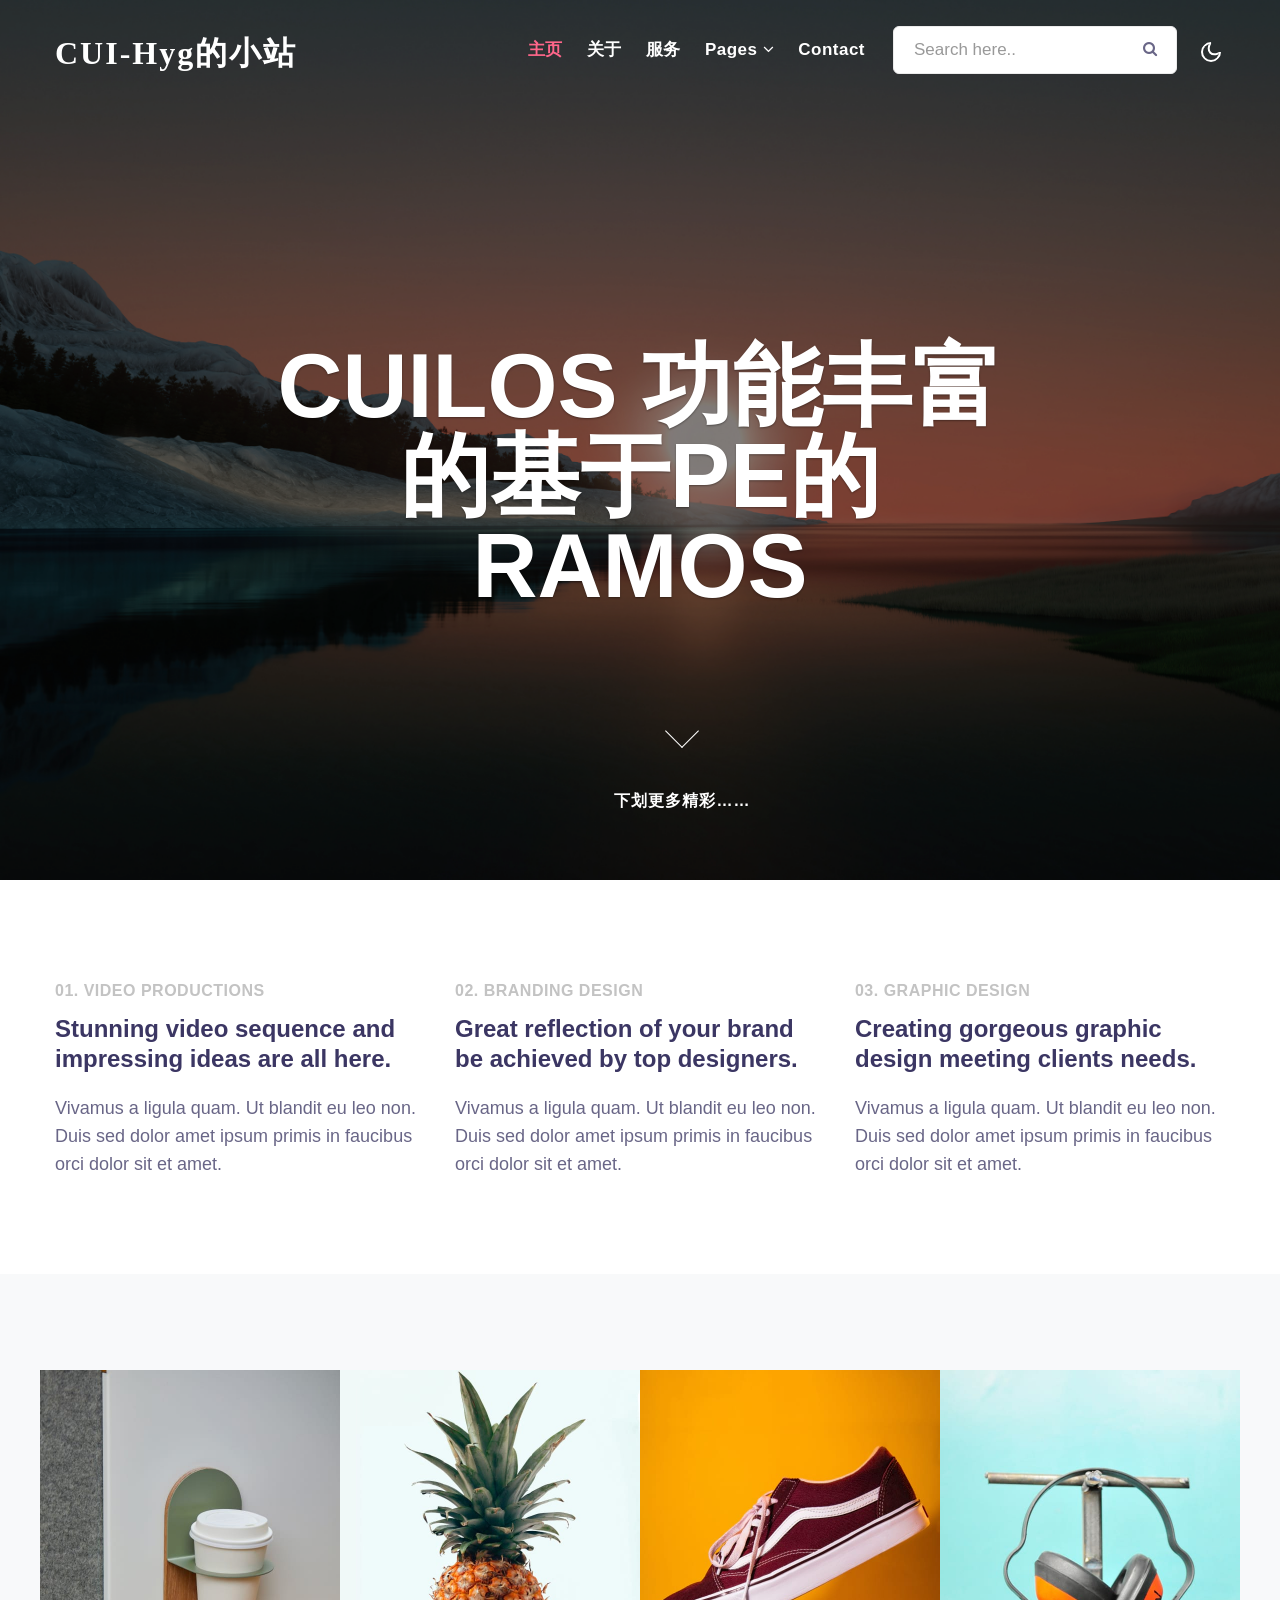
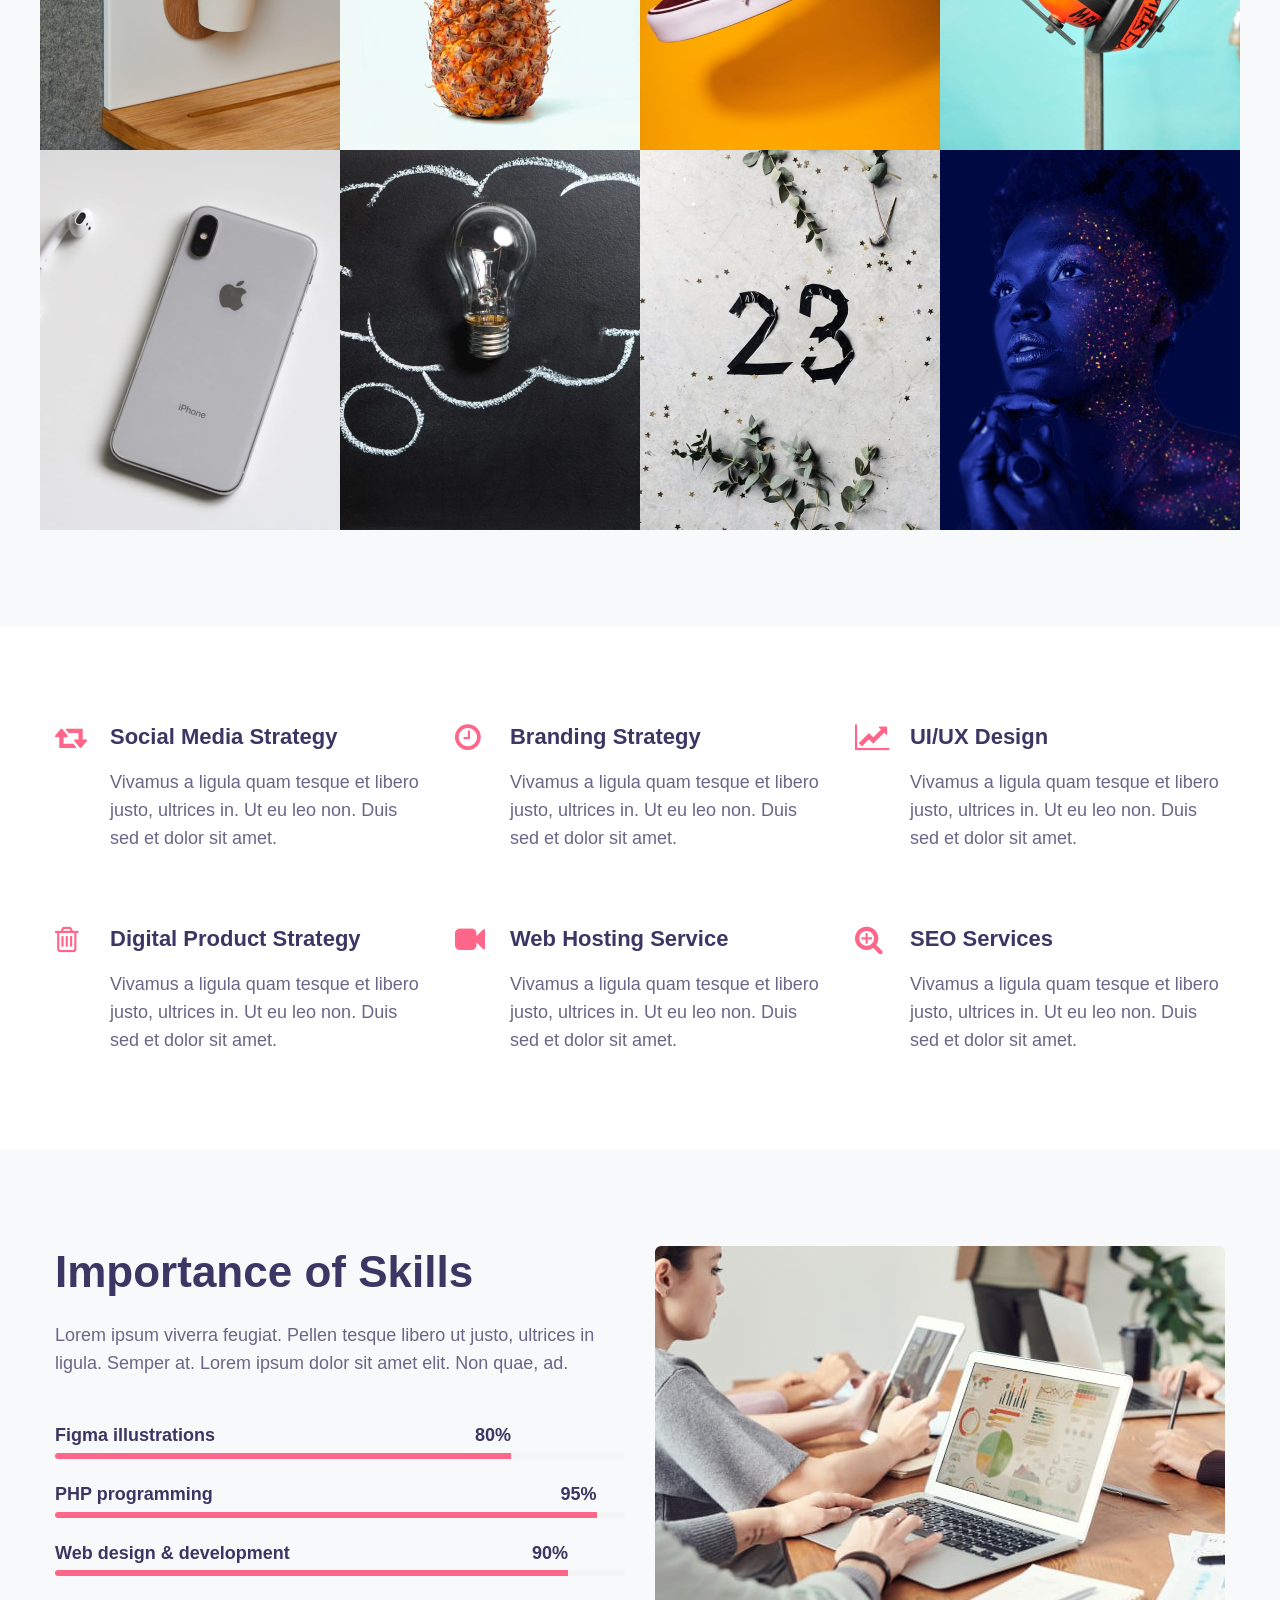
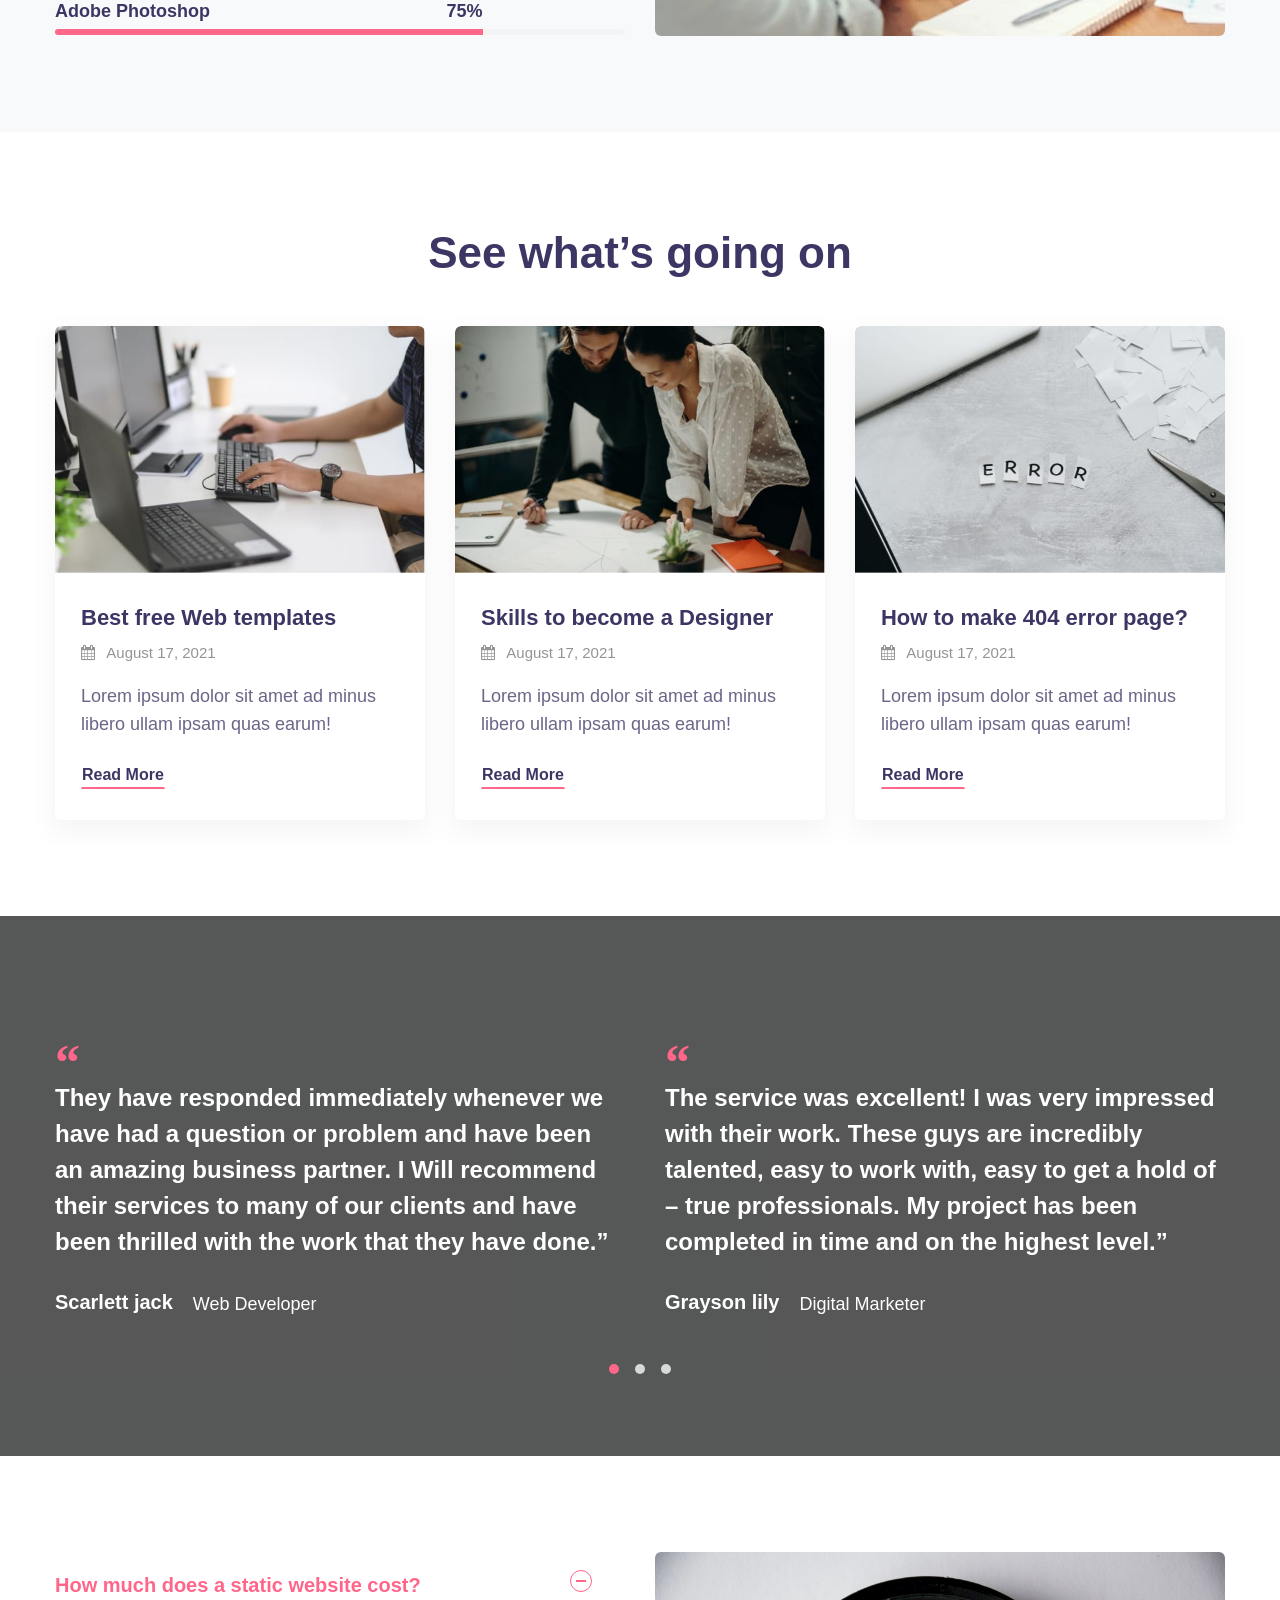
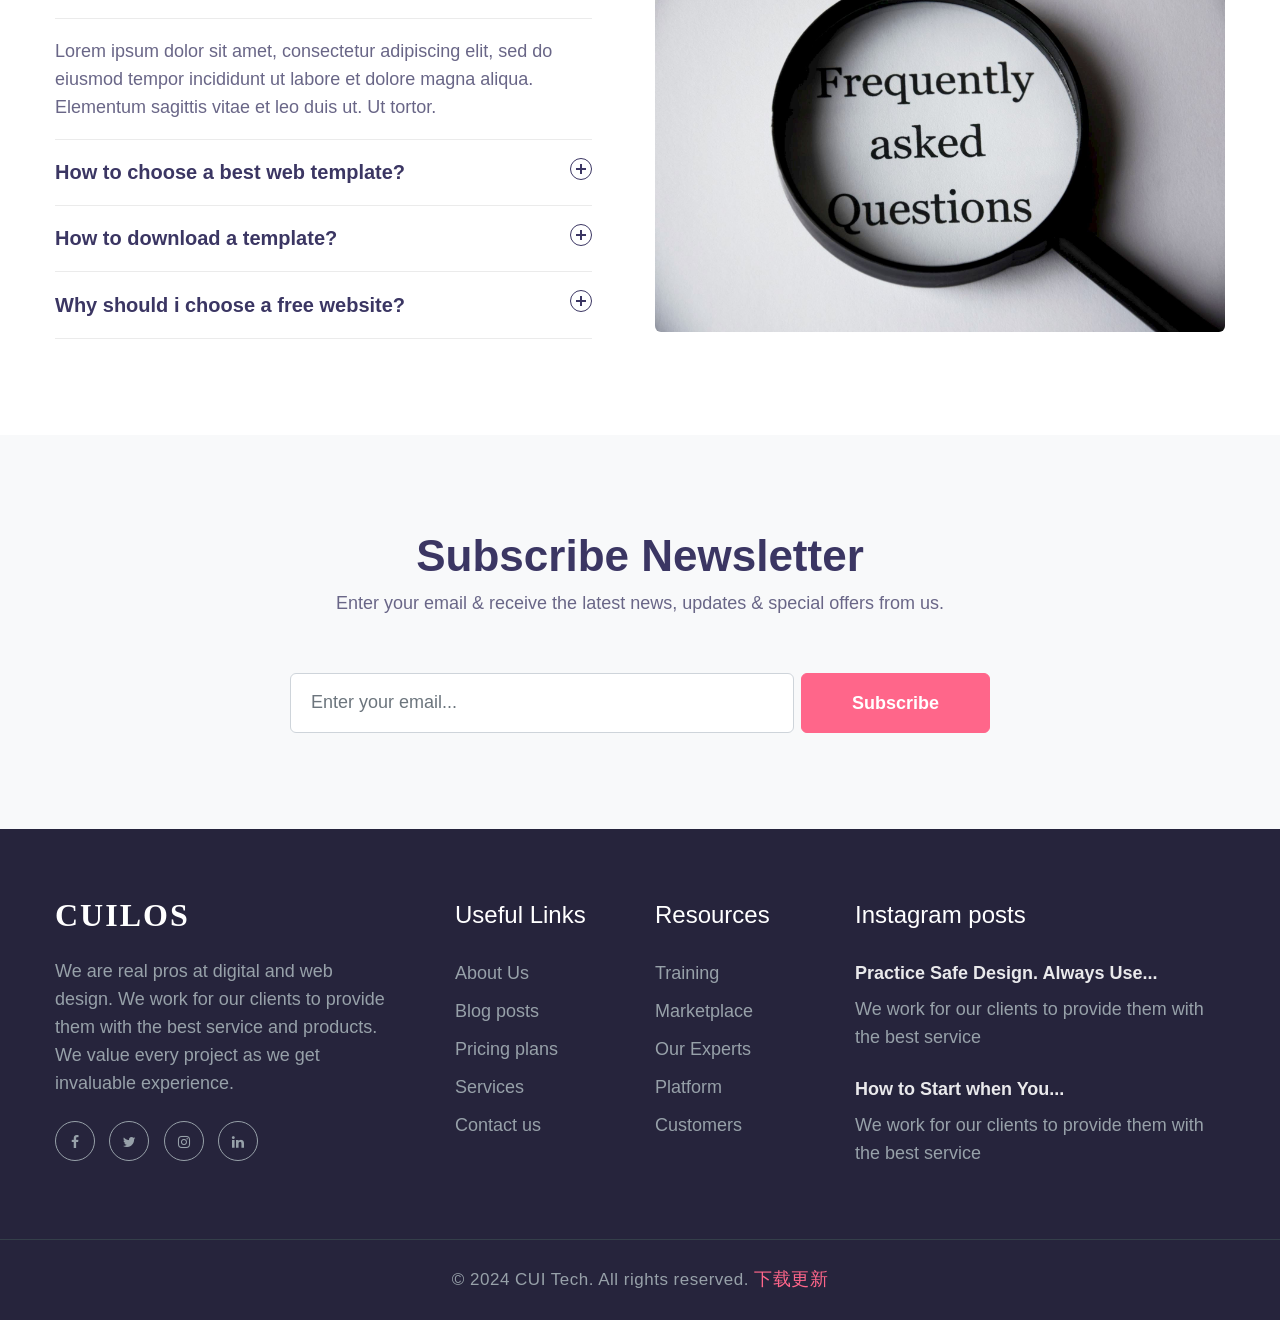
<file: index.html>
<!doctype html>
<html lang="en">
  <head>
    <meta charset="utf-8">
    <meta name="viewport" content="width=device-width, initial-scale=1, shrink-to-fit=no">

    <title>CUI官网</title>

    <!-- Template CSS -->
    <link rel="stylesheet" href="assets/css/style-liberty.css">
  </head>
  <body>
<!--header-->
<header id="site-header" class="fixed-top">
  <div class="container">
      <nav class="navbar navbar-expand-lg navbar-dark stroke">
          <h1><a class="navbar-brand" href="index.html">
              CUI-hyg的小站
              </a></h1>
          <!-- if logo is image enable this   
<a class="navbar-brand" href="#index.html">
    <img src="image-path" alt="Your logo" title="Your logo" style="height:35px;" />
</a> -->
          <button class="navbar-toggler  collapsed bg-gradient" type="button" data-toggle="collapse"
              data-target="#navbarTogglerDemo02" aria-controls="navbarTogglerDemo02" aria-expanded="false"
              aria-label="Toggle navigation">
              <span class="navbar-toggler-icon fa icon-expand fa-bars"></span>
              <span class="navbar-toggler-icon fa icon-close fa-times"></span>
              </span>
          </button>

          <div class="collapse navbar-collapse" id="navbarTogglerDemo02">
              <ul class="navbar-nav ml-auto mr-5">
                  <li class="nav-item active">
                      <a class="nav-link" href="index.html">主页<span class="sr-only">(current)</span></a>
                  </li>
                  <li class="nav-item @@about__active">
                      <a class="nav-link" href="about.html">关于</a>
                  </li>
                  <li class="nav-item @@services__active">
                      <a class="nav-link" href="services.html">服务</a>
                  </li>
                  <li class="nav-item dropdown @@pages__active">
                      <a class="nav-link dropdown-toggle" href="#" id="navbarDropdown" role="button"
                          data-toggle="dropdown" aria-haspopup="true" aria-expanded="false">
                          Pages <span class="fa fa-angle-down"></span>
                      </a>
                      <div class="dropdown-menu" aria-labelledby="navbarDropdown">
                          <a class="dropdown-item @@b__active" href="blog.html">Blog posts</a>
                          <a class="dropdown-item @@bs__active" href="blog-single.html">Blog single</a>
                           <a class="dropdown-item @@error__active" href="error.html">404</a>
                          <a class="dropdown-item" href="landing-single.html"> Landing page</a>
                      </div>
                  </li>
                  <li class="nav-item @@contact__active">
                      <a class="nav-link" href="contact.html">Contact</a>
                  </li>
                  <nav class="ml-lg-3">
                      <div class="search-bar">
                          <form action="#" method="GET" class="search">
                              <input type="search" class="search__input" name="search"
                                  placeholder="Search here.." onload="equalWidth()" required>
                              <span class="fa fa-search search__icon"></span>
                          </form>
                      </div>
                  </nav>
              </ul>
          </div>
          <!-- toggle switch for light and dark theme -->

          <div class="mobile-position">
              <nav class="navigation">
                  <div class="theme-switch-wrapper">
                      <label class="theme-switch" for="checkbox">
                          <input type="checkbox" id="checkbox">
                          <div class="mode-container py-1">
                              <i class="gg-sun"></i>
                              <i class="gg-moon"></i>
                          </div>
                      </label>
                  </div>
              </nav>
          </div>
          <!-- //toggle switch for light and dark theme -->
      </nav>
  </div>
</header>
<!--/header-->
<!-- banner section -->
<section id="home" class="w3l-banner py-5">
    <div class="container py-lg-5 mt-lg-5">
        <div class="py-lg-4 my-2">
            <div class="banner-info-grid mt-lg-5">
                <h3 class="mb-4">CUILOS                         功能丰富的基于PE的RAMOS</h3>
                <section id="bottom" class="demo">
                    <a href="#bottom"><span></span>下划更多精彩……</a>
                  </section>
            </div>
        </div>
    </div>
</section>
<!-- //banner section -->
<!-- /bottom-grids-->
<section class="w3l-bottom-grids-6 py-5" id="bottom">
    <div class="container py-lg-5 py-md-4 py-2">
        <div class="grids-area-hny main-cont-wthree-fea row">
            <div class="col-lg-4 col-md-6 grids-feature">
                <div class="area-box">
                    <span class="title-small mb-2">01. Video productions</span>
                    <h4><a href="#feature" class="title-head">Stunning video sequence and impressing ideas are all here.</a></h4>
                    <p class="">Vivamus a ligula quam. Ut blandit eu leo non. Duis sed dolor amet ipsum primis in faucibus orci dolor sit et amet.</p>
                </div>
            </div>
            <div class="col-lg-4 col-md-6 grids-feature mt-md-0 mt-5">
                <div class="area-box">
                    <span class="title-small mb-2">02. Branding Design</span>
                    <h4><a href="#feature" class="title-head">Great reflection of your brand be achieved by top designers.</a></h4>
                    <p class="">Vivamus a ligula quam. Ut blandit eu leo non. Duis sed dolor amet ipsum primis in faucibus orci dolor sit et amet.</p>
                </div>
            </div>
            <div class="col-lg-4 col-md-6 grids-feature mt-lg-0 mt-5">
                <div class="area-box">
                    <span class="title-small mb-2">03. Graphic Design</span>
                    <h4><a href="#feature" class="title-head">Creating gorgeous graphic design meeting clients needs.</a></h4>
                    <p class="">Vivamus a ligula quam. Ut blandit eu leo non. Duis sed dolor amet ipsum primis in faucibus orci dolor sit et amet.</p>
                </div>
            </div>
        </div>
    </div>
</section>
<!-- //bottom-grids-->
<!--/gallery-->
<section class="w3l-portfolio-8 py-5">
    <div class="portfolio-main py-lg-5 py-md-4 py-2">
        <div class="container">
            <div class="row galler-top">
                <div class="col-lg-3 col-sm-6 protfolio-item hover14">
                    <figure>
                        <img src="assets/images/p1.jpg" alt="product" class="img-fluid" />
                        <div class="img-info">
                            <a href="#url" class="img-title">UI experience</a>
                            <p>Lorem ipsum dolor sit amet, consectetur adipisicing elit. Cupiditate, quia.</p>
                        </div>
                    </figure>
                </div>
                <div class="col-lg-3 col-sm-6 protfolio-item hover14">
                    <figure>
                        <img src="assets/images/p2.jpg" alt="product" class="img-fluid">
                        <div class="img-info">
                            <a href="#url" class="img-title">Wordpress</a>
                            <p>Lorem ipsum dolor sit amet, consectetur adipisicing elit. Cupiditate, quia.</p>
                        </div>
                    </figure>
                </div>
                <div class="col-lg-3 col-sm-6 protfolio-item hover14">
                    <figure>
                        <img src="assets/images/p3.jpg" alt="product" class="img-fluid">
                        <div class="img-info">
                            <a href="#url" class="img-title">Ecommerce</a>
                            <p>Lorem ipsum dolor sit amet, consectetur adipisicing elit. Cupiditate, quia.</p>
                        </div>
                    </figure>
                </div>
                <div class="col-lg-3 col-sm-6 protfolio-item hover14">
                    <figure>
                        <img src="assets/images/p4.jpg" alt="product" class="img-fluid">
                        <div class="img-info">
                            <a href="#url" class="img-title">Headphones</a>
                            <p>Lorem ipsum dolor sit amet, consectetur adipisicing elit. Cupiditate, quia.</p>
                        </div>
                    </figure>
                </div>
                <div class="col-lg-3 col-sm-6 protfolio-item hover14">
                    <figure>
                        <img src="assets/images/p5.jpg" alt="product" class="img-fluid">
                        <div class="img-info">
                            <a href="#url" class="img-title">Mobile app</a>
                            <p>Lorem ipsum dolor sit amet, consectetur adipisicing elit. Cupiditate, quia.</p>
                        </div>
                    </figure>
                </div>
                <div class="col-lg-3 col-sm-6 protfolio-item hover14">
                    <figure>
                        <img src="assets/images/p6.jpg" alt="product" class="img-fluid">
                        <div class="img-info">
                            <a href="#url" class="img-title">Modern Ideas</a>
                            <p>Lorem ipsum dolor sit amet, consectetur adipisicing elit. Cupiditate, quia.</p>
                        </div>
                    </figure>
                </div>
                <div class="col-lg-3 col-sm-6 protfolio-item hover14">
                    <figure>
                        <img src="assets/images/p8.jpg" alt="product" class="img-fluid">
                        <div class="img-info">
                            <a href="#url" class="img-title">Creativity</a>
                            <p>Lorem ipsum dolor sit amet, consectetur adipisicing elit. Cupiditate, quia.</p>
                        </div>
                    </figure>
                </div>
                <div class="col-lg-3 col-sm-6 protfolio-item hover14">
                    <figure>
                        <img src="assets/images/p7.jpg" alt="product" class="img-fluid">
                        <div class="img-info">
                            <a href="#url" class="img-title">Fashion design</a>
                            <p>Lorem ipsum dolor sit amet, consectetur adipisicing elit. Cupiditate, quia.</p>
                        </div>
                    </figure>
                </div>
            </div>
        </div>
    </div>
</section>
<!--//gallery-->
<section class="w3l-servicesblock1 py-5" id="moreservices">
    <div class="container py-lg-5 py-md-4 py-3">
        <div class="grids-area-hny main-cont-wthree-fea row ">
            <div class="col-lg-4 col-md-6 grids-feature">
                <div class="area-box">
                    <span class="fa fa-retweet mt-0"></span>
                    <div class="area-box-info">
                        <h4><a href="#feature" class="title-head">Social Media Strategy</a></h4>
                        <p class="mt-lg-3 mt-2">Vivamus a ligula quam tesque et libero justo, ultrices in. Ut eu leo non. Duis
                            sed et dolor sit amet.</p>
                    </div>
                </div>
            </div>
            <div class="col-lg-4 col-md-6 grids-feature mt-md-0 mt-5">
                <div class="area-box">
                    <span class="fa fa-clock-o mt-0"></span>
                    <div class="area-box-info">
                        <h4><a href="#feature" class="title-head">Branding Strategy</a></h4>
                        <p class="mt-lg-3 mt-2">Vivamus a ligula quam tesque et libero justo, ultrices in. Ut eu leo non. Duis
                            sed et dolor sit amet.</p>
                    </div>
                </div>
            </div>
            <div class="col-lg-4 col-md-6 grids-feature mt-lg-0 mt-5">
                <div class="area-box">
                    <span class="fa fa-line-chart mt-0"></span>
                    <div class="area-box-info">
                        <h4><a href="#feature" class="title-head">UI/UX Design</a></h4>
                        <p class="mt-lg-3 mt-2">Vivamus a ligula quam tesque et libero justo, ultrices in. Ut eu leo non. Duis
                            sed et dolor sit amet.</p>
                    </div>
                </div>
            </div>
            <div class="col-lg-4 col-md-6 grids-feature mt-5 pt-lg-4">
                <div class="area-box">
                    <span class="fa fa-trash-o mt-0"></span>
                    <div class="area-box-info">
                        <h4><a href="#feature" class="title-head">Digital Product Strategy</a></h4>
                        <p class="mt-lg-3 mt-2">Vivamus a ligula quam tesque et libero justo, ultrices in. Ut eu leo non. Duis
                            sed et dolor sit amet.</p>
                    </div>
                </div>
            </div>
            <div class="col-lg-4 col-md-6 grids-feature mt-5 pt-lg-4">
                <div class="area-box">
                    <span class="fa fa-video-camera mt-0"></span>
                    <div class="area-box-info">
                        <h4><a href="#feature" class="title-head">Web Hosting Service</a></h4>
                        <p class="mt-lg-3 mt-2">Vivamus a ligula quam tesque et libero justo, ultrices in. Ut eu leo non. Duis
                            sed et dolor sit amet.</p>
                    </div>
                </div>
            </div>
            <div class="col-lg-4 col-md-6 grids-feature mt-5 pt-lg-4">
                <div class="area-box">
                    <span class="fa fa-search-plus mt-0"></span>
                    <div class="area-box-info">
                        <h4><a href="#feature" class="title-head">SEO Services</a></h4>
                        <p class="mt-lg-3 mt-2">Vivamus a ligula quam tesque et libero justo, ultrices in. Ut eu leo non. Duis
                            sed et dolor sit amet.</p>
                    </div>
                </div>
            </div>
        </div>
    </div>
</section>
<section class="w3l-servicesblock py-5" id="services">
    <div class="container py-lg-5 py-md-4 py-2">
        <div class="row">
            <div class="col-lg-6 about-right-faq align-self">
                <h3 class="title-big"> Importance of Skills</h3>
                <p class="mt-lg-4 mt-3 mb-lg-5 mb-4">Lorem ipsum viverra feugiat. Pellen tesque libero ut justo,
                    ultrices in ligula. Semper at. Lorem ipsum dolor sit amet elit. Non quae, ad.</p>
                <div class="progress-info info1">
                    <h6 class="progress-tittle">Figma illustrations <span class="">80%</span></h6>
                    <div class="progress">
                        <div class="progress-bar progress-bar-striped" role="progressbar" style="width: 80%"
                            aria-valuenow="90" aria-valuemin="0" aria-valuemax="100">
                        </div>
                    </div>
                </div>
                <div class="progress-info info2">
                    <h6 class="progress-tittle">PHP programming <span class="">95%</span>
                    </h6>
                    <div class="progress">
                        <div class="progress-bar progress-bar-striped" role="progressbar" style="width: 95%"
                            aria-valuenow="95" aria-valuemin="0" aria-valuemax="100">
                        </div>
                    </div>
                </div>
                <div class="progress-info info3">
                    <h6 class="progress-tittle">Web design & development <span class="">90%</span></h6>
                    <div class="progress">
                        <div class="progress-bar progress-bar-striped" role="progressbar" style="width: 90%"
                            aria-valuenow="95" aria-valuemin="0" aria-valuemax="100">
                        </div>
                    </div>
                </div>
                <div class="progress-info info4 mb-0">
                    <h6 class="progress-tittle">Adobe Photoshop <span class="">75%</span></h6>
                    <div class="progress">
                        <div class="progress-bar progress-bar-striped" role="progressbar" style="width: 75%"
                            aria-valuenow="95" aria-valuemin="0" aria-valuemax="100">
                        </div>
                    </div>
                </div>
            </div>
            <div class="col-lg-6 left-wthree-img mt-lg-0 mt-5">
                <img src="assets/images/progress.jpg" alt="" class="img-fluid radius-image">
            </div>
        </div>
    </div>
</section>
<!--  News section -->
<div class="w3l-news" id="news">
    <section id="grids5-block" class="py-5">
      <div class="container py-lg-5 py-md-4 py-2">
        <h3 class="title-big text-center">See what’s going on</h3>
        <div class="row mt-lg-5 mt-4">
          <div class="col-lg-4 col-md-6 mt-md-0 mt-sm-4">
            <div class="grids5-info">
              <a href="blog-single.html" class="d-block zoom"><img src="assets/images/blog1.jpg" alt="" class="img-fluid news-image" /></a>
              <div class="blog-info">
                <h4><a href="blog-single.html">Best free Web templates</a></h4>
                <p class="date"><span class="fa fa-calendar mr-2"></span> August 17, 2021</p>
                <p>Lorem ipsum dolor sit amet ad minus libero ullam ipsam quas earum!</p>
                <a href="blog-single.html" class="btn btn-news mt-4">Read More</a>
              </div>
            </div>
          </div>
          <div class="col-lg-4 col-md-6 mt-md-0 mt-5">
            <div class="grids5-info">
              <a href="blog-single.html" class="d-block zoom"><img src="assets/images/blog2.jpg" alt="" class="img-fluid news-image" /></a>
              <div class="blog-info">
                <h4><a href="blog-single.html">Skills to become a Designer</a></h4>
                <p class="date"><span class="fa fa-calendar mr-2"></span> August 17, 2021</p>
                <p>Lorem ipsum dolor sit amet ad minus libero ullam ipsam quas earum!</p>
                <a href="blog-single.html" class="btn btn-news mt-4">Read More</a>
              </div>
            </div>
          </div>
          <div class="col-lg-4 col-md-6 mt-lg-0 mt-5">
            <div class="grids5-info">
              <a href="blog-single.html" class="d-block zoom"><img src="assets/images/blog3.jpg" alt="" class="img-fluid news-image" /></a>
              <div class="blog-info">
                <h4><a href="blog-single.html">How to make 404 error page?</a></h4>
                <p class="date"><span class="fa fa-calendar mr-2"></span> August 17, 2021</p>
                <p>Lorem ipsum dolor sit amet ad minus libero ullam ipsam quas earum!</p>
                <a href="blog-single.html" class="btn btn-news mt-4">Read More</a>
              </div>
            </div>
          </div>
        </div>
      </div>
    </section>
  </div>
  <!--  //News section -->
<!-- home page about section -->
<section class="w3l-testimonials" id="testimonials">
    <div class="midd-w3 py-5">
        <div class="container py-lg-5 py-md-3">
            <div id="owl-demo1" class="owl-carousel owl-theme mt-4 py-2 mb-4">
                <div class="item">
                    <div class="testimonial-content">
                        <div class="testimonial">
                            <blockquote>
                                <q>They have responded immediately whenever we have had a question or problem and have
                                    been an amazing business partner. I Will recommend their services to
                                    many of our clients and have been thrilled with the work that they have done.</q>
                            </blockquote>
                            <div class="testi-des">
                                <div class="peopl align-self">
                                    <h3>Scarlett jack</h3>
                                    <p class="identity">Web Developer</p>
                                </div>
                            </div>
                        </div>
                    </div>
                </div>
                <div class="item">
                    <div class="testimonial-content">
                        <div class="testimonial">
                            <blockquote>
                                <q>The service was excellent! I was very impressed with their work. These guys are
                                    incredibly talented, easy to work with, easy to get a hold of – true professionals.
                                    My project has been completed in time and on the highest level.</q>
                            </blockquote>
                            <div class="testi-des">
                                <div class="peopl align-self">
                                    <h3>Grayson lily</h3>
                                    <p class="identity">Digital Marketer</p>
                                </div>
                            </div>
                        </div>
                    </div>
                </div>
                <div class="item">
                    <div class="testimonial-content">
                        <div class="testimonial">
                            <blockquote>
                                <q>They have responded immediately whenever we have had a question or problem and have
                                    been an amazing business partner. I Will recommend their services to
                                    many of our clients and have been thrilled with the work that they have done.</q>
                            </blockquote>
                            <div class="testi-des">
                                <div class="peopl align-self">
                                    <h3>Scarlett jack</h3>
                                    <p class="identity">Web Developer</p>
                                </div>
                            </div>
                        </div>
                    </div>
                </div>
                <div class="item">
                    <div class="testimonial-content">
                        <div class="testimonial">
                            <blockquote>
                                <q>The service was excellent! I was very impressed with their work. These guys are
                                    incredibly talented, easy to work with, easy to get a hold of – true professionals.
                                    My project has been completed in time and on the highest level.</q>
                            </blockquote>
                            <div class="testi-des">
                                <div class="peopl align-self">
                                    <h3>Grayson lily</h3>
                                    <p class="identity">Digital Marketer</p>
                                </div>
                            </div>
                        </div>
                    </div>
                </div>
                <div class="item">
                    <div class="testimonial-content">
                        <div class="testimonial">
                            <blockquote>
                                <q>They have responded immediately whenever we have had a question or problem and have
                                    been an amazing business partner. I Will recommend their services to
                                    many of our clients and have been thrilled with the work that they have done.</q>
                            </blockquote>
                            <div class="testi-des">
                                <div class="peopl align-self">
                                    <h3>Scarlett jack</h3>
                                    <p class="identity">Web Developer</p>
                                </div>
                            </div>
                        </div>
                    </div>
                </div>
                <div class="item">
                    <div class="testimonial-content">
                        <div class="testimonial">
                            <blockquote>
                                <q>The service was excellent! I was very impressed with their work. These guys are
                                    incredibly talented, easy to work with, easy to get a hold of – true professionals.
                                    My project has been completed in time and on the highest level.</q>
                            </blockquote>
                            <div class="testi-des">
                                <div class="peopl align-self">
                                    <h3>Grayson lily</h3>
                                    <p class="identity">Digital Marketer</p>
                                </div>
                            </div>
                        </div>
                    </div>
                </div>
            </div>
        </div>
    </div>
</section>
<!-- //home page about section -->

<div class="w3l-faq-block py-5" id="faq">
    <div class="container py-lg-5">
        <div class="row">
            <div class="col-lg-6 pr-lg-5">
                <div class="accordion">
                    <div class="accordion-item">
                        <button id="accordion-button-1" aria-expanded="true"><span class="accordion-title">How much does
                                a static website cost?</span><span class="icon" aria-hidden="true"></span></button>
                        <div class="accordion-content">
                            <p>Lorem ipsum dolor sit amet, consectetur adipiscing elit, sed do eiusmod tempor
                                incididunt ut labore et dolore magna aliqua. Elementum sagittis vitae et leo duis
                                ut. Ut tortor.</p>
                        </div>
                    </div>
                    <div class="accordion-item">
                        <button id="accordion-button-2" aria-expanded="false"><span class="accordion-title">How to
                                choose a best web template?</span><span class="icon" aria-hidden="true"></span></button>
                        <div class="accordion-content">
                            <p>Lorem ipsum dolor sit amet, consectetur adipiscing elit, sed do eiusmod tempor
                                incididunt ut labore et dolore magna aliqua. Elementum sagittis vitae et leo duis
                                ut. Ut pretium.</p>
                        </div>
                    </div>
                    <div class="accordion-item">
                        <button id="accordion-button-3" aria-expanded="false"><span class="accordion-title">How to download a template?</span><span class="icon" aria-hidden="true"></span></button>
                        <div class="accordion-content">
                            <p>Lorem ipsum dolor sit amet, consectetur adipiscing elit, sed do eiusmod tempor
                                incididunt ut labore et dolore magna aliqua. Elementum sagittis vitae et leo duis
                                ut. Ut tortor.</p>
                        </div>
                    </div>
                    <div class="accordion-item">
                        <button id="accordion-button-4" aria-expanded="false"><span class="accordion-title">Why should i choose a free website?</span><span class="icon" aria-hidden="true"></span></button>
                        <div class="accordion-content">
                            <p>Lorem ipsum dolor sit amet, consectetur adipiscing elit, sed do eiusmod tempor
                                incididunt ut labore et dolore magna aliqua. Elementum sagittis vitae et leo duis
                                ut. Ut potenti.</p>
                        </div>
                    </div>
                </div>
            </div>
            <div class="col-lg-6 mt-lg-0 mt-sm-5 mt-4">
                <img src="assets/images/faq.jpg" alt="" class="img-fluid radius-image">
            </div>
        </div>
    </div>
</div>

<!-- home page newsletter -->
<section class="w3l-bottom py-5" id="newsletter">
    <div class="container py-md-5 py-md-4 text-center">
      <div class="row">
        <div class="col-lg-9 col-md-10 mx-auto">
          <div class="subscribe mx-auto">
            <div class="header-section text-center mx-auto">
              <h3 class="title-big">Subscribe Newsletter </h3>
              <p class="mt-2"> Enter your email & receive the latest news, updates & special offers from us.</p>
            </div>
            <form action="#" method="post" class="subscribe-wthree pt-2 mt-md-5 mt-3">
              <div class="d-md-flex flex-wrap subscribe-wthree-field">
                <input class="form-control" type="email" placeholder="Enter your email..." name="email" required="">
                <button class="btn btn-style btn-primary" type="submit">Subscribe</button>
              </div>
            </form>
          </div>
        </div>
      </div>
    </div>
  </section>
  <!-- //home page newsletter -->
  <!-- footer -->
  <section class="w3l-footer-29-main">
    <div class="footer-29 py-5">
      <div class="container py-lg-4">
        <div class="row footer-top-29">
          <div class="col-lg-4 col-md-6 col-sm-7 footer-list-29 footer-1 pr-lg-5">
            <div class="footer-logo mb-4">
              <a class="navbar-brand" href="index.html">
                CUILOS</a>
            </div>
            <p>We are real pros at digital and web design. We work for our clients to provide them with the best service
              and products. We value every project as we get invaluable experience.</p>
            <div class="main-social-footer-29 mt-4">
              <a href="#facebook" class="facebook"><span class="fa fa-facebook"></span></a>
              <a href="#twitter" class="twitter"><span class="fa fa-twitter"></span></a>
              <a href="#instagram" class="instagram"><span class="fa fa-instagram"></span></a>
              <a href="#linkedin" class="linkedin"><span class="fa fa-linkedin"></span></a>
            </div>
          </div>
          <div class="col-lg-2 col-md-6 col-sm-5 col-6 footer-list-29 footer-2 mt-sm-0 mt-5">

            <ul>
              <h6 class="footer-title-29">Useful Links</h6>
              <li><a href="about.html">About Us</a></li>
              <li><a href="blog.html"> Blog posts</a></li>
              <li><a href="#pricing"> Pricing plans</a></li>
              <li><a href="services.html">Services</a></li>
              <li><a href="contact.html">Contact us</a></li>
            </ul>
          </div>
          <div class="col-lg-2 col-md-6 col-sm-5 col-6 footer-list-29 footer-3 mt-lg-0 mt-5">
            <h6 class="footer-title-29">Resources</h6>
            <ul>
              <li><a href="#traning">Training</a></li>
              <li><a href="#marketplace">Marketplace</a></li>
              <li><a href="#experts">Our Experts</a></li>
              <li><a href="#platform">Platform</a></li>
              <li><a href="#customers"> Customers</a></li>
            </ul>

          </div>
          <div class="col-lg-4 col-md-6 col-sm-7 footer-list-29 footer-4 mt-lg-0 mt-5">
            <h6 class="footer-title-29">Instagram posts</h6>
            <div class="post1">
              <a href="#url" class="post-title">Practice Safe Design. Always Use...</a>
              <p>We work for our clients to provide them with the best service</p>
            </div>
            <div class="post1 mt-4">
              <a href="#url" class="post-title">How to Start when You... </a>
              <p>We work for our clients to provide them with the best service</p>
            </div>
          </div>
        </div>
      </div>
    </div>
    <!-- copyright -->
    <section class="w3l-copyright text-center">
      <div class="container">
        <p class="copy-footer-29">© 2024 CUI Tech. All rights reserved. <a target="_blank" href="main.html" title="更新">下载更新</a></p>
      </div>

      <!-- move top -->
      <button onclick="topFunction()" id="movetop" title="Go to top">
        &#10548;
      </button>
      <script>
        // When the user scrolls down 20px from the top of the document, show the button
        window.onscroll = function () {
          scrollFunction()
        };

        function scrollFunction() {
          if (document.body.scrollTop > 20 || document.documentElement.scrollTop > 20) {
            document.getElementById("movetop").style.display = "block";
          } else {
            document.getElementById("movetop").style.display = "none";
          }
        }

        // When the user clicks on the button, scroll to the top of the document
        function topFunction() {
          document.body.scrollTop = 0;
          document.documentElement.scrollTop = 0;
        }
      </script>
      <!-- /move top -->
    </section>
    <!-- //copyright -->
  </section>
  <!-- //footer -->

  <script src="assets/js/jquery-3.3.1.min.js"></script> <!-- Common jquery plugin -->

  <script src="assets/js/theme-change.js"></script><!-- theme switch js (light and dark)-->

<script src="assets/js/circles.js"></script>

<!-- owlcarousel -->
<script src="assets/js/owl.carousel.js"></script>

<!-- script for tesimonials carousel slider -->
<script>
  $(document).ready(function () {
    $("#owl-demo1").owlCarousel({
      loop: true,
      nav: false,
      margin: 50,
      responsiveClass: true,
      responsive: {
        0: {
          items: 1,
          nav: false
        },
        992: {
          items: 2,
          nav: false
        }
      }
    })
  })
</script>
<!-- //script for tesimonials carousel slider -->

  <!-- faq -->
  <script>
    const items = document.querySelectorAll(".accordion button");

    function toggleAccordion() {
      const itemToggle = this.getAttribute('aria-expanded');

      for (i = 0; i < items.length; i++) {
        items[i].setAttribute('aria-expanded', 'false');
      }

      if (itemToggle == 'false') {
        this.setAttribute('aria-expanded', 'true');
      }
    }

    items.forEach(item => item.addEventListener('click', toggleAccordion));
  </script>
  <!-- //faq -->

  <!--/MENU-JS-->
  <script>
    $(window).on("scroll", function () {
      var scroll = $(window).scrollTop();

      if (scroll >= 80) {
        $("#site-header").addClass("nav-fixed");
      } else {
        $("#site-header").removeClass("nav-fixed");
      }
    });

    //Main navigation Active Class Add Remove
    $(".navbar-toggler").on("click", function () {
      $("header").toggleClass("active");
    });
    $(document).on("ready", function () {
      if ($(window).width() > 991) {
        $("header").removeClass("active");
      }
      $(window).on("resize", function () {
        if ($(window).width() > 991) {
          $("header").removeClass("active");
        }
      });
    });
  </script>
  <!--//MENU-JS-->

  <!-- disable body scroll which navbar is in active -->
  <script>
    $(function () {
      $('.navbar-toggler').click(function () {
        $('body').toggleClass('noscroll');
      })
    });
  </script>
  <!-- //disable body scroll which navbar is in active -->

  <!--bootstrap-->
  <script src="assets/js/bootstrap.min.js"></script>
  <!-- //bootstrap-->

  
</body>

  </html>
</file>
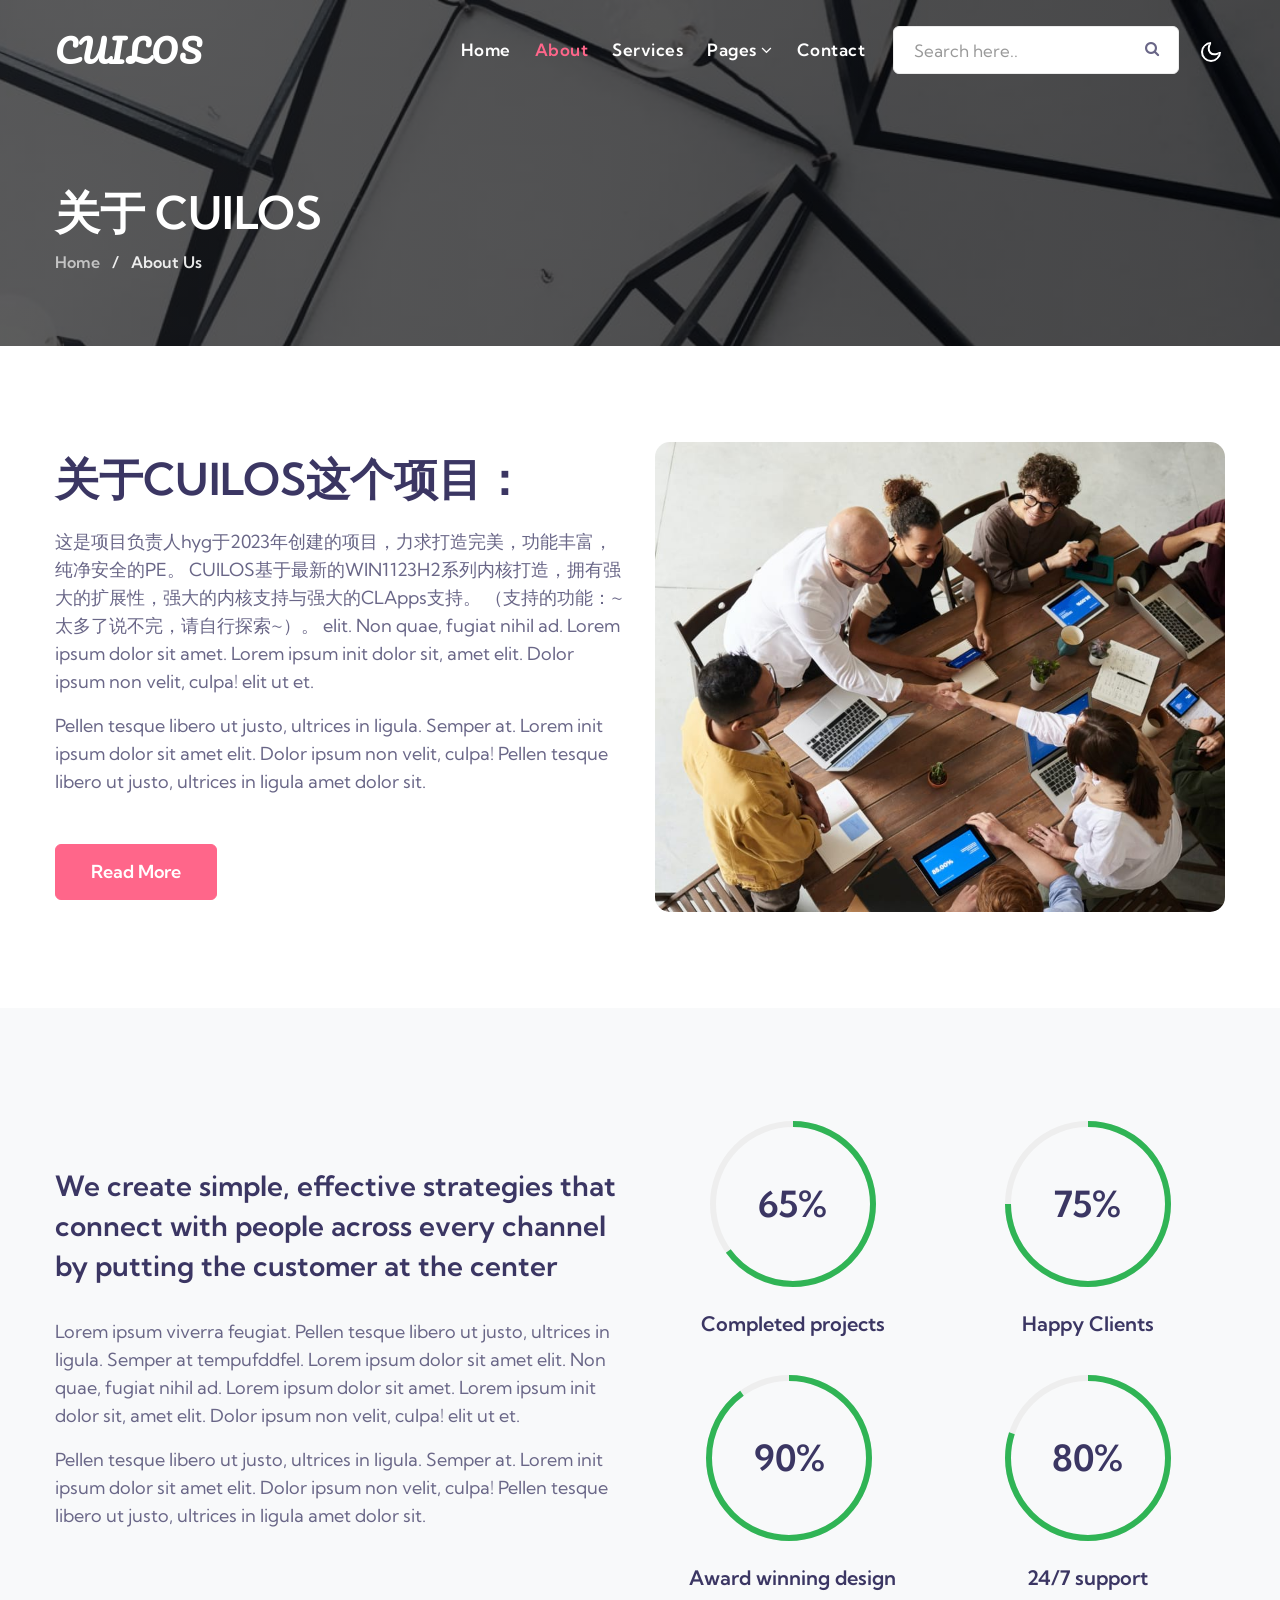
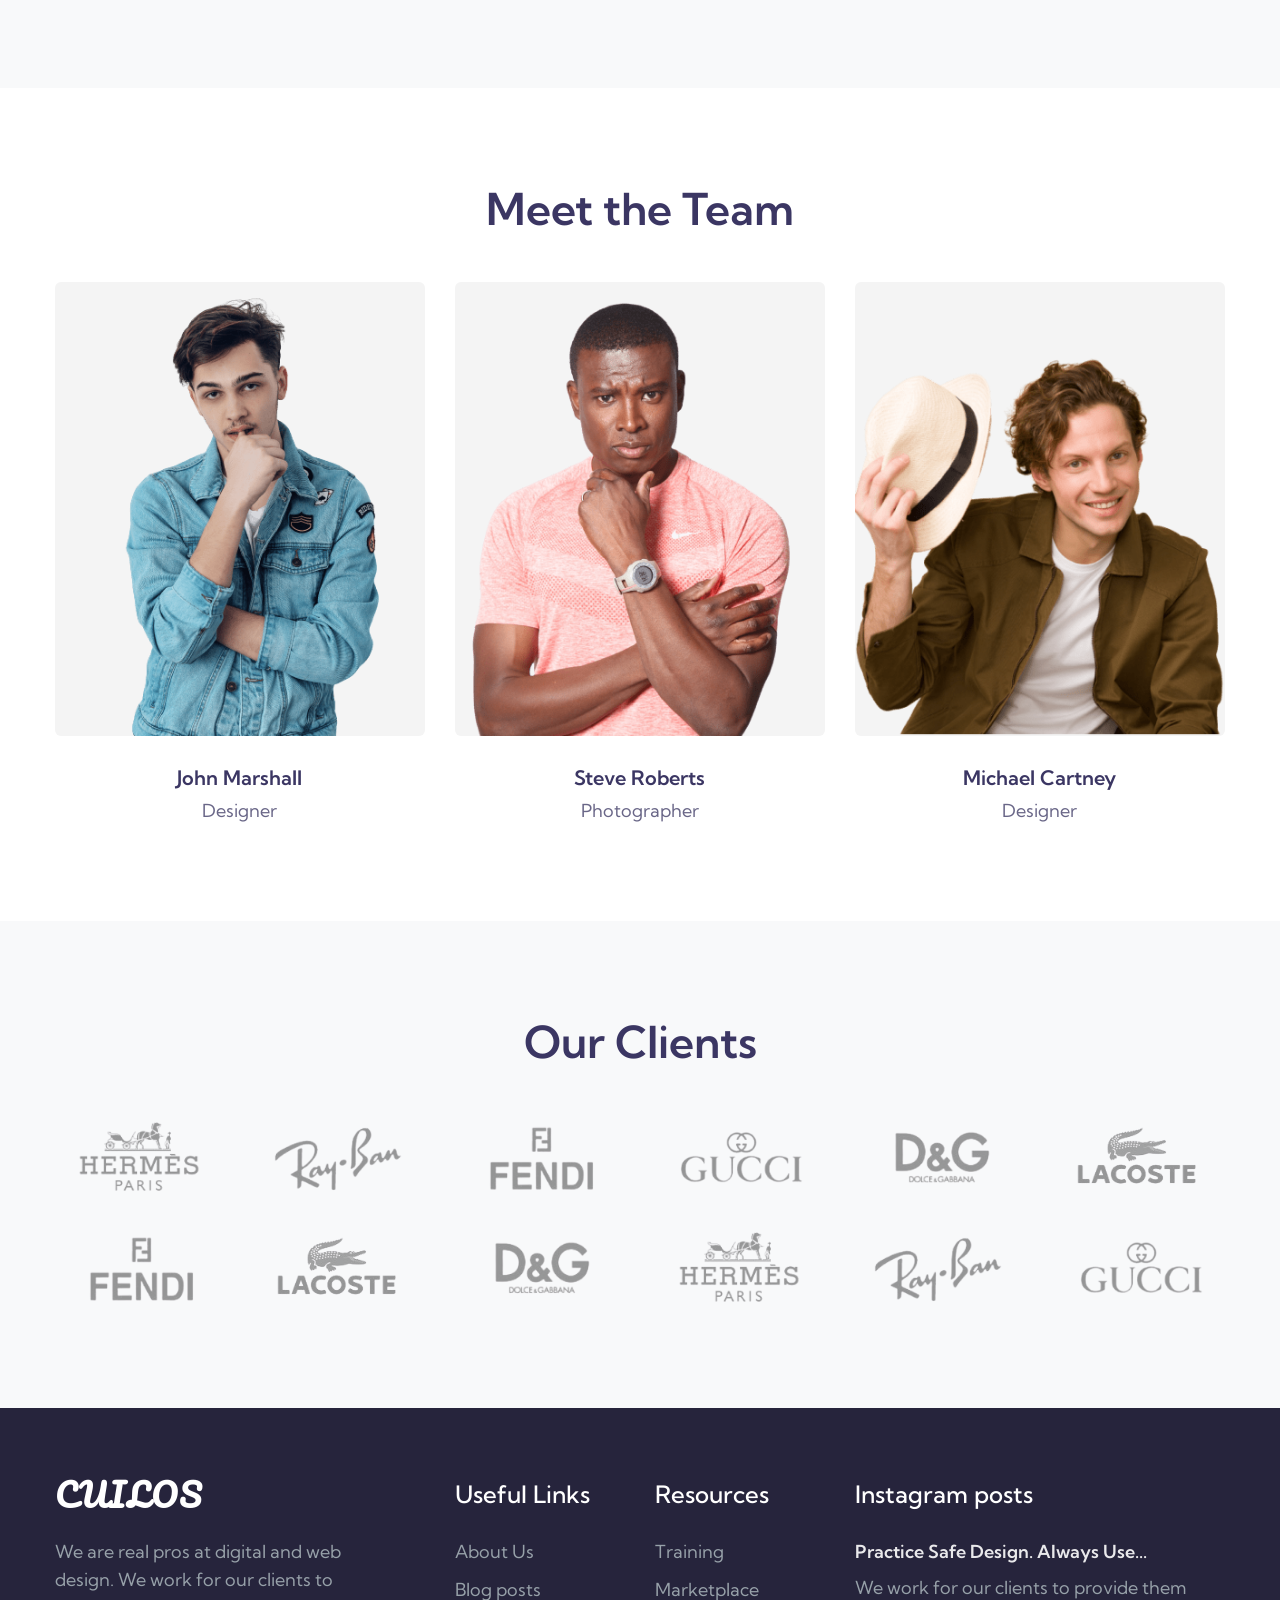
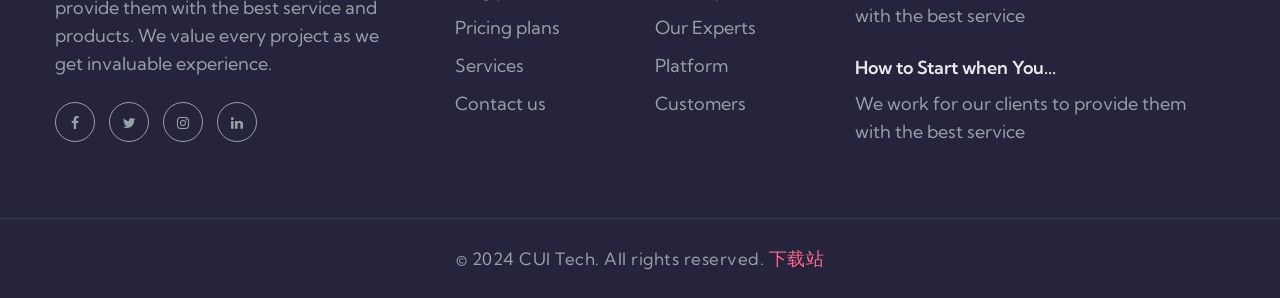
<file: about.html>
<!doctype html>
<html lang="en">
  <head>
    <!-- Required meta tags -->
    <meta charset="utf-8">
    <meta name="viewport" content="width=device-width, initial-scale=1, shrink-to-fit=no">

    <title>CUILOS官网 - 关于……</title>
    
    <link href="https://fonts.googleapis.com/css2?family=Pacifico&display=swap" rel="stylesheet">
    <link href="https://fonts.googleapis.com/css2?family=Kumbh+Sans:wght@300;400;700&display=swap" rel="stylesheet">

    <!-- Template CSS -->
    <link rel="stylesheet" href="assets/css/style-liberty.css">
  </head>
  <body>
<!--header-->
<header id="site-header" class="fixed-top">
  <div class="container">
      <nav class="navbar navbar-expand-lg navbar-dark stroke">
          <h1><a class="navbar-brand" href="index.html">
              CUILOS
              </a></h1>
          <!-- if logo is image enable this   
<a class="navbar-brand" href="#index.html">
    <img src="image-path" alt="Your logo" title="Your logo" style="height:35px;" />
</a> -->
          <button class="navbar-toggler  collapsed bg-gradient" type="button" data-toggle="collapse"
              data-target="#navbarTogglerDemo02" aria-controls="navbarTogglerDemo02" aria-expanded="false"
              aria-label="Toggle navigation">
              <span class="navbar-toggler-icon fa icon-expand fa-bars"></span>
              <span class="navbar-toggler-icon fa icon-close fa-times"></span>
              </span>
          </button>

          <div class="collapse navbar-collapse" id="navbarTogglerDemo02">
              <ul class="navbar-nav ml-auto mr-5">
                  <li class="nav-item @@home__active">
                      <a class="nav-link" href="index.html">Home <span class="sr-only">(current)</span></a>
                  </li>
                  <li class="nav-item active">
                      <a class="nav-link" href="about.html">About</a>
                  </li>
                  <li class="nav-item @@services__active">
                      <a class="nav-link" href="services.html">Services</a>
                  </li>
                  <li class="nav-item dropdown @@pages__active">
                      <a class="nav-link dropdown-toggle" href="#" id="navbarDropdown" role="button"
                          data-toggle="dropdown" aria-haspopup="true" aria-expanded="false">
                          Pages <span class="fa fa-angle-down"></span>
                      </a>
                      <div class="dropdown-menu" aria-labelledby="navbarDropdown">
                          <a class="dropdown-item @@b__active" href="blog.html">Blog posts</a>
                          <a class="dropdown-item @@bs__active" href="blog-single.html">Blog single</a>
                           <a class="dropdown-item @@error__active" href="error.html">404</a>
                          <a class="dropdown-item" href="landing-single.html"> Landing page</a>
                      </div>
                  </li>
                  <li class="nav-item @@contact__active">
                      <a class="nav-link" href="contact.html">Contact</a>
                  </li>
                  <nav class="ml-lg-3">
                      <div class="search-bar">
                          <form action="#" method="GET" class="search">
                              <input type="search" class="search__input" name="search"
                                  placeholder="Search here.." onload="equalWidth()" required>
                              <span class="fa fa-search search__icon"></span>
                          </form>
                      </div>
                  </nav>
              </ul>
          </div>
          <!-- toggle switch for light and dark theme -->

          <div class="mobile-position">
              <nav class="navigation">
                  <div class="theme-switch-wrapper">
                      <label class="theme-switch" for="checkbox">
                          <input type="checkbox" id="checkbox">
                          <div class="mode-container py-1">
                              <i class="gg-sun"></i>
                              <i class="gg-moon"></i>
                          </div>
                      </label>
                  </div>
              </nav>
          </div>
          <!-- //toggle switch for light and dark theme -->
      </nav>
  </div>
</header>
<!--/header-->
<!-- about breadcrumb -->
<section class="w3l-about-breadcrumb">
    <div class="breadcrumb-bg breadcrumb-bg-about py-sm-5 pt-5 pb-4">
        <div class="container pt-lg-5 pt-md-3 py-lg-4 pb-md-3">
            <h2 class="title">关于 CUILOS</h2>
            <ul class="breadcrumbs-custom-path mt-2">
                <li><a href="index.html">Home</a></li>
                <li class="mx-2">/ </li>
                <li class="active"> About Us </li>
            </ul>
        </div>
    </div>
</section>
<!-- //about breadcrumb -->
<!-- about page about section -->
<section class="w3l-aboutblock1" id="about">
    <div class="midd-w3 py-5">
        <div class="container py-lg-5 py-md-3 py-2">
            <div class="row">
                <div class="col-lg-6 mb-lg-0 mb-md-5 mb-5 align-self">
                    <h3 class="title-big mx-0">关于CUILOS这个项目： </h3>
                    <p class="mt-md-4 mt-3">这是项目负责人hyg于2023年创建的项目，力求打造完美，功能丰富，纯净安全的PE。
                        CUILOS基于最新的WIN1123H2系列内核打造，拥有强大的扩展性，强大的内核支持与强大的CLApps支持。 （支持的功能：~太多了说不完，请自行探索~）。
                        elit. Non quae, fugiat nihil ad. Lorem ipsum dolor sit amet. Lorem ipsum init
                        dolor sit, amet elit. Dolor ipsum non velit, culpa! elit ut et.</p>
                    <p class="mt-3">Pellen tesque libero ut justo,
                        ultrices in ligula. Semper at. Lorem init ipsum dolor sit amet elit. Dolor ipsum non velit,
                        culpa! Pellen tesque libero ut justo, ultrices in ligula amet dolor sit.</p>
                    <a href="#about" class="btn btn-primary btn-style mt-md-5 mt-4">Read More</a>
                </div>
                <div class="col-lg-6">
                    <div class="position-relative">
                        <img src="assets/images/about.jpg" alt="" class="radius-image-full img-fluid">
                    </div>
                </div>
            </div>
        </div>
    </div>
</section>
<!-- //about page about section -->
<!-- about page about section -->
<section class="w3l-aboutblock2" id="stats">
    <div class="midd-w3 py-5">
        <div class="container py-lg-5 py-md-3 py-2">
            <div class="row">
                <div class="col-lg-6 mb-lg-0 mb-md-5 mb-4 align-self">
                    <h3 class="title-left mx-0">We create simple, effective strategies that connect with people across
                        every channel by putting the customer at the center </h3>
                    <p class="pt-lg-2 mt-md-4 mt-3">Lorem ipsum viverra feugiat. Pellen tesque libero ut justo,
                        ultrices in ligula. Semper at tempufddfel. Lorem ipsum dolor sit amet
                        elit. Non quae, fugiat nihil ad. Lorem ipsum dolor sit amet. Lorem ipsum init
                        dolor sit, amet elit. Dolor ipsum non velit, culpa! elit ut et.</p>
                    <p class="mt-3">Pellen tesque libero ut justo,
                        ultrices in ligula. Semper at. Lorem init ipsum dolor sit amet elit. Dolor ipsum non velit,
                        culpa! Pellen tesque libero ut justo, ultrices in ligula amet dolor sit.</p>
                </div>
                <div class="col-lg-6">
                    <div class="position-relative">
                        <div class="progress-circles">
                            <div class="circle1">
                                <div id="progress" data-dimension="200" data-text="65%" data-fontsize="36"
                                    data-percent="65" data-fgcolor="#30B455" data-bgcolor="#eee" data-width="15"
                                    data-bordersize="5" data-animationstep="2"></div>
                                <h4>Completed projects</h4>
                            </div>
                            <div class="circle1">
                                <div id="progress1" data-dimension="200" data-text="75%" data-fontsize="36"
                                    data-percent="75" data-fgcolor="#30B455" data-bgcolor="#eee" data-width="15"
                                    data-bordersize="5" data-animationstep="2"></div>
                                <h4>Happy Clients</h4>
                            </div>
                            <div class="circle1">
                                <div id="progress2" data-dimension="200" data-text="90%" data-fontsize="36"
                                    data-percent="90" data-fgcolor="#30B455" data-bgcolor="#eee" data-width="15"
                                    data-bordersize="5" data-animationstep="2"></div>
                                <h4>Award winning design</h4>
                            </div>
                            <div class="circle1">
                                <div id="progress3" data-dimension="200" data-text="80%" data-fontsize="36"
                                    data-percent="80" data-fgcolor="#30B455" data-bgcolor="#eee" data-width="15"
                                    data-bordersize="5" data-animationstep="2"></div>
                                <h4>24/7 support</h4>
                            </div>
                        </div>
                    </div>
                </div>
            </div>
        </div>
    </div>
</section>
<!-- //about page about section -->
<section class="w3l-team py-5" id="team">
    <div class="container py-lg-5 py-md-4 py-2">
        <h3 class="title-big text-center mx-0 mb-lg-5 mb-4">Meet the Team </h3>
        <div class="row team-row">
            <div class="col-lg-4 col-sm-6 team-wrap">
                <div class="team-member text-center">
                    <div class="team-img">
                        <img src="assets/images/team1.png" alt="" class="img-fluid radius-image" />
                        <div class="overlay">
                            <div class="team-details text-center">
                                <p>
                                    Our web design team will spend time with our digital marketing team.
                                </p>
                                <div class="socials mt-4">
                                    <a href="#"><i class="fa fa-facebook"></i></a>
                                    <a href="#"><i class="fa fa-twitter"></i></a>
                                    <a href="#"><i class="fa fa-google-plus"></i></a>
                                    <a href="#"><i class="fa fa-envelope"></i></a>
                                </div>
                            </div>
                        </div>
                    </div>
                    <a href="#team"><h6 class="team-title">John Marshall</h6></a>
                    <p>Designer</p>
                </div>
            </div>
            <!-- end team member -->

            <div class="col-lg-4 col-sm-6 team-wrap mt-sm-0 mt-5">
                <div class="team-member text-center">
                    <div class="team-img">
                        <img src="assets/images/team2.png" alt="" class="img-fluid radius-image" />
                        <div class="overlay">
                            <div class="team-details text-center">
                                <p>
                                    Our web design team will spend time with our digital marketing team.
                                </p>
                                <div class="socials mt-4">
                                    <a href="#"><i class="fa fa-facebook"></i></a>
                                    <a href="#"><i class="fa fa-twitter"></i></a>
                                    <a href="#"><i class="fa fa-google-plus"></i></a>
                                    <a href="#"><i class="fa fa-envelope"></i></a>
                                </div>
                            </div>
                        </div>
                    </div>
                    <a href="#team"><h6 class="team-title">Steve Roberts</h6></a>
                    <p>Photographer</p>
                </div>
            </div>
            <!-- end team member -->

            <div class="col-lg-4 col-sm-6 team-wrap mt-lg-0 mt-5">
                <div class="team-member last text-center">
                    <div class="team-img">
                        <img src="assets/images/team3.png" alt="" class="img-fluid radius-image" />
                        <div class="overlay">
                            <div class="team-details text-center">
                                <p>
                                    Our web design team will spend time with our digital marketing team.
                                </p>
                                <div class="socials mt-4">
                                    <a href="#"><i class="fa fa-facebook"></i></a>
                                    <a href="#"><i class="fa fa-twitter"></i></a>
                                    <a href="#"><i class="fa fa-google-plus"></i></a>
                                    <a href="#"><i class="fa fa-envelope"></i></a>
                                </div>
                            </div>
                        </div>
                    </div>
                    <a href="#team"><h6 class="team-title">Michael Cartney</h6></a>
                    <p>Designer</p>
                </div>
            </div>
            <!-- end team member -->

        </div>
    </div>
</section>

<section class="w3l-clients py-5" id="clients">
    <div class="call-w3 py-lg-5 py-md-4 py-2">
        <div class="container">
            <h3 class="title-big text-center">Our Clients</h3>
            <div class="company-logos text-center mt-sm-5 mt-4">
                <div class="row logos">
                    <div class="col-lg-2 col-md-3 col-4">
                        <img src="assets/images/brand1.png" alt="" class="img-fluid">
                    </div>
                    <div class="col-lg-2 col-md-3 col-4">
                        <img src="assets/images/brand2.png" alt="" class="img-fluid">
                    </div>
                    <div class="col-lg-2 col-md-3 col-4">
                        <img src="assets/images/brand3.png" alt="" class="img-fluid">
                    </div>
                    <div class="col-lg-2 col-md-3 col-4 mt-md-0 mt-4">
                        <img src="assets/images/brand4.png" alt="" class="img-fluid">
                    </div>
                    <div class="col-lg-2 col-md-3 col-4 mt-lg-0 mt-4">
                        <img src="assets/images/brand5.png" alt="" class="img-fluid">
                    </div>
                    <div class="col-lg-2 col-md-3 col-4 mt-lg-0 mt-4">
                        <img src="assets/images/brand6.png" alt="" class="img-fluid">
                    </div>
                    <div class="col-lg-2 col-md-3 col-4 mt-4">
                        <img src="assets/images/brand3.png" alt="" class="img-fluid">
                    </div>
                    <div class="col-lg-2 col-md-3 col-4 mt-4">
                        <img src="assets/images/brand6.png" alt="" class="img-fluid">
                    </div>
                    <div class="col-lg-2 col-md-3 col-4 mt-4">
                        <img src="assets/images/brand5.png" alt="" class="img-fluid">
                    </div>
                    <div class="col-lg-2 col-md-3 col-4 mt-4">
                        <img src="assets/images/brand1.png" alt="" class="img-fluid">
                    </div>
                    <div class="col-lg-2 col-md-3 col-4 mt-4">
                        <img src="assets/images/brand2.png" alt="" class="img-fluid">
                    </div>
                    <div class="col-lg-2 col-md-3 col-4 mt-4">
                        <img src="assets/images/brand4.png" alt="" class="img-fluid">
                    </div>
                </div>
            </div>
        </div>
    </div>
</section>
  <!-- footer -->
  <section class="w3l-footer-29-main">
    <div class="footer-29 py-5">
      <div class="container py-lg-4">
        <div class="row footer-top-29">
          <div class="col-lg-4 col-md-6 col-sm-7 footer-list-29 footer-1 pr-lg-5">
            <div class="footer-logo mb-4">
              <a class="navbar-brand" href="index.html">
                CUILOS</a>
            </div>
            <p>We are real pros at digital and web design. We work for our clients to provide them with the best service
              and products. We value every project as we get invaluable experience.</p>
            <div class="main-social-footer-29 mt-4">
              <a href="#facebook" class="facebook"><span class="fa fa-facebook"></span></a>
              <a href="#twitter" class="twitter"><span class="fa fa-twitter"></span></a>
              <a href="#instagram" class="instagram"><span class="fa fa-instagram"></span></a>
              <a href="#linkedin" class="linkedin"><span class="fa fa-linkedin"></span></a>
            </div>
          </div>
          <div class="col-lg-2 col-md-6 col-sm-5 col-6 footer-list-29 footer-2 mt-sm-0 mt-5">

            <ul>
              <h6 class="footer-title-29">Useful Links</h6>
              <li><a href="about.html">About Us</a></li>
              <li><a href="blog.html"> Blog posts</a></li>
              <li><a href="#pricing"> Pricing plans</a></li>
              <li><a href="services.html">Services</a></li>
              <li><a href="contact.html">Contact us</a></li>
            </ul>
          </div>
          <div class="col-lg-2 col-md-6 col-sm-5 col-6 footer-list-29 footer-3 mt-lg-0 mt-5">
            <h6 class="footer-title-29">Resources</h6>
            <ul>
              <li><a href="#traning">Training</a></li>
              <li><a href="#marketplace">Marketplace</a></li>
              <li><a href="#experts">Our Experts</a></li>
              <li><a href="#platform">Platform</a></li>
              <li><a href="#customers"> Customers</a></li>
            </ul>

          </div>
          <div class="col-lg-4 col-md-6 col-sm-7 footer-list-29 footer-4 mt-lg-0 mt-5">
            <h6 class="footer-title-29">Instagram posts</h6>
            <div class="post1">
              <a href="#url" class="post-title">Practice Safe Design. Always Use...</a>
              <p>We work for our clients to provide them with the best service</p>
            </div>
            <div class="post1 mt-4">
              <a href="#url" class="post-title">How to Start when You... </a>
              <p>We work for our clients to provide them with the best service</p>
            </div>
          </div>
        </div>
      </div>
    </div>
    <!-- copyright -->
    <section class="w3l-copyright text-center">
      <div class="container">
 <p class="copy-footer-29">© 2024 CUI Tech. All rights reserved. <a target="_blank" href="http://localhost:5244/" title="下载站">下载站</a></p>
</p>
      </div>

      <!-- move top -->
      <button onclick="topFunction()" id="movetop" title="Go to top">
        &#10548;
      </button>
      <script>
        // When the user scrolls down 20px from the top of the document, show the button
        window.onscroll = function () {
          scrollFunction()
        };

        function scrollFunction() {
          if (document.body.scrollTop > 20 || document.documentElement.scrollTop > 20) {
            document.getElementById("movetop").style.display = "block";
          } else {
            document.getElementById("movetop").style.display = "none";
          }
        }

        // When the user clicks on the button, scroll to the top of the document
        function topFunction() {
          document.body.scrollTop = 0;
          document.documentElement.scrollTop = 0;
        }
      </script>
      <!-- /move top -->
    </section>
    <!-- //copyright -->
  </section>
  <!-- //footer -->

  <script src="assets/js/jquery-3.3.1.min.js"></script> <!-- Common jquery plugin -->

  <script src="assets/js/theme-change.js"></script><!-- theme switch js (light and dark)-->

<script src="assets/js/circles.js"></script>

<!-- owlcarousel -->
<script src="assets/js/owl.carousel.js"></script>

<!-- script for tesimonials carousel slider -->
<script>
  $(document).ready(function () {
    $("#owl-demo1").owlCarousel({
      loop: true,
      nav: false,
      margin: 50,
      responsiveClass: true,
      responsive: {
        0: {
          items: 1,
          nav: false
        },
        992: {
          items: 2,
          nav: false
        }
      }
    })
  })
</script>
<!-- //script for tesimonials carousel slider -->

  <!-- faq -->
  <script>
    const items = document.querySelectorAll(".accordion button");

    function toggleAccordion() {
      const itemToggle = this.getAttribute('aria-expanded');

      for (i = 0; i < items.length; i++) {
        items[i].setAttribute('aria-expanded', 'false');
      }

      if (itemToggle == 'false') {
        this.setAttribute('aria-expanded', 'true');
      }
    }

    items.forEach(item => item.addEventListener('click', toggleAccordion));
  </script>
  <!-- //faq -->

  <!--/MENU-JS-->
  <script>
    $(window).on("scroll", function () {
      var scroll = $(window).scrollTop();

      if (scroll >= 80) {
        $("#site-header").addClass("nav-fixed");
      } else {
        $("#site-header").removeClass("nav-fixed");
      }
    });

    //Main navigation Active Class Add Remove
    $(".navbar-toggler").on("click", function () {
      $("header").toggleClass("active");
    });
    $(document).on("ready", function () {
      if ($(window).width() > 991) {
        $("header").removeClass("active");
      }
      $(window).on("resize", function () {
        if ($(window).width() > 991) {
          $("header").removeClass("active");
        }
      });
    });
  </script>
  <!--//MENU-JS-->

  <!-- disable body scroll which navbar is in active -->
  <script>
    $(function () {
      $('.navbar-toggler').click(function () {
        $('body').toggleClass('noscroll');
      })
    });
  </script>
  <!-- //disable body scroll which navbar is in active -->

  <!--bootstrap-->
  <script src="assets/js/bootstrap.min.js"></script>
  <!-- //bootstrap-->

  
</body>

  </html>
</file>
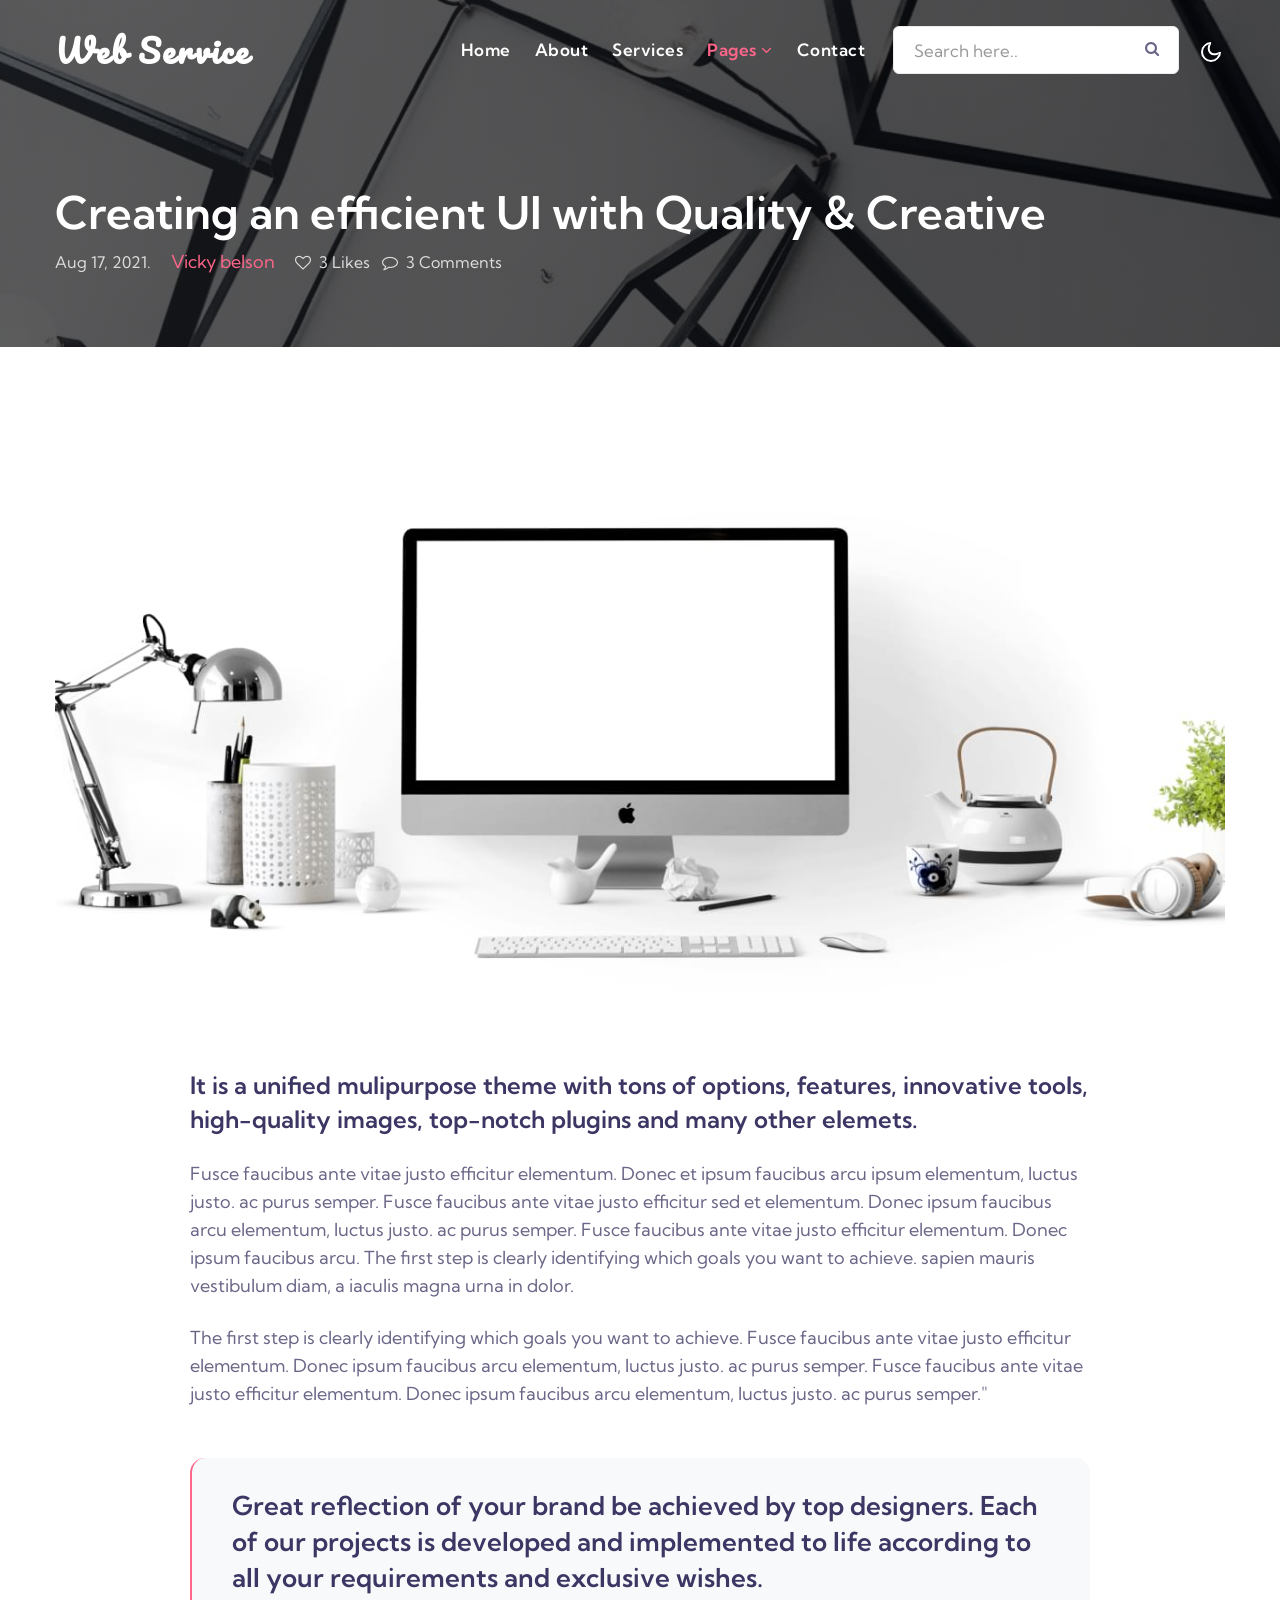
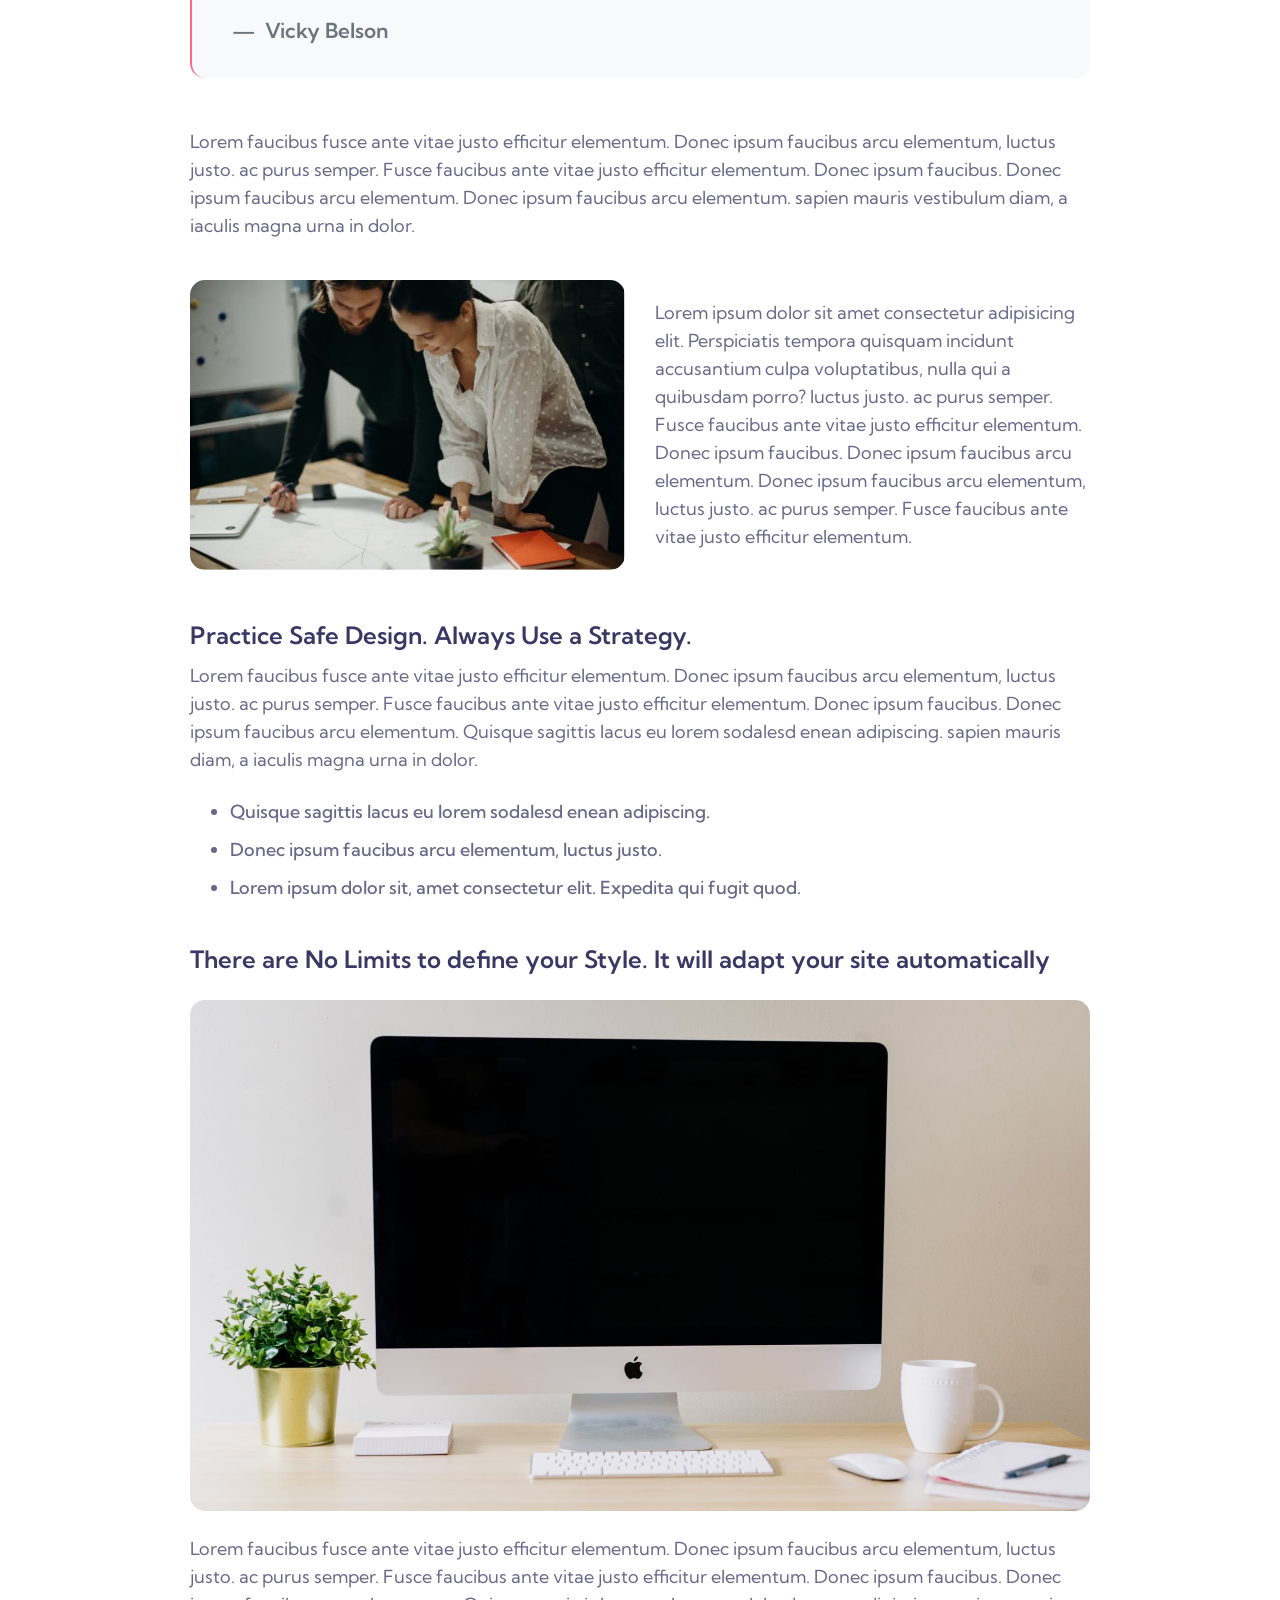
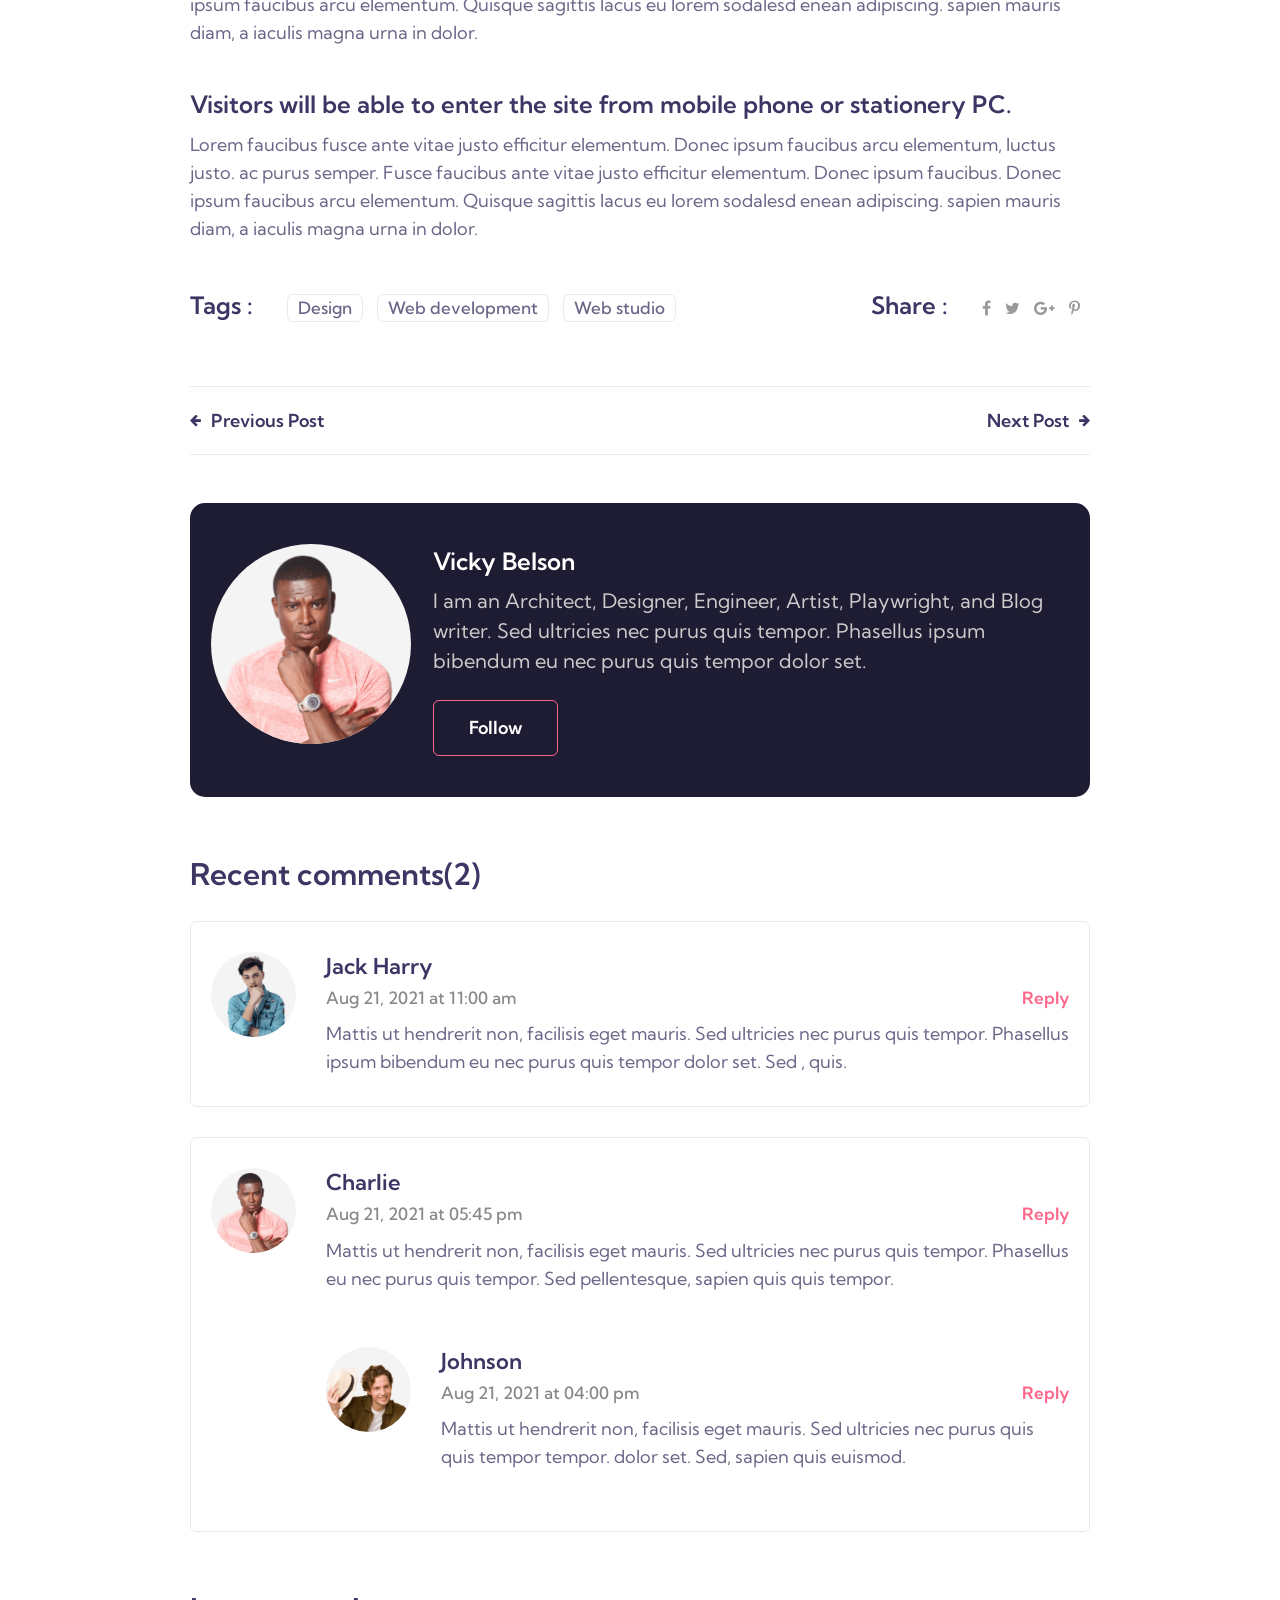
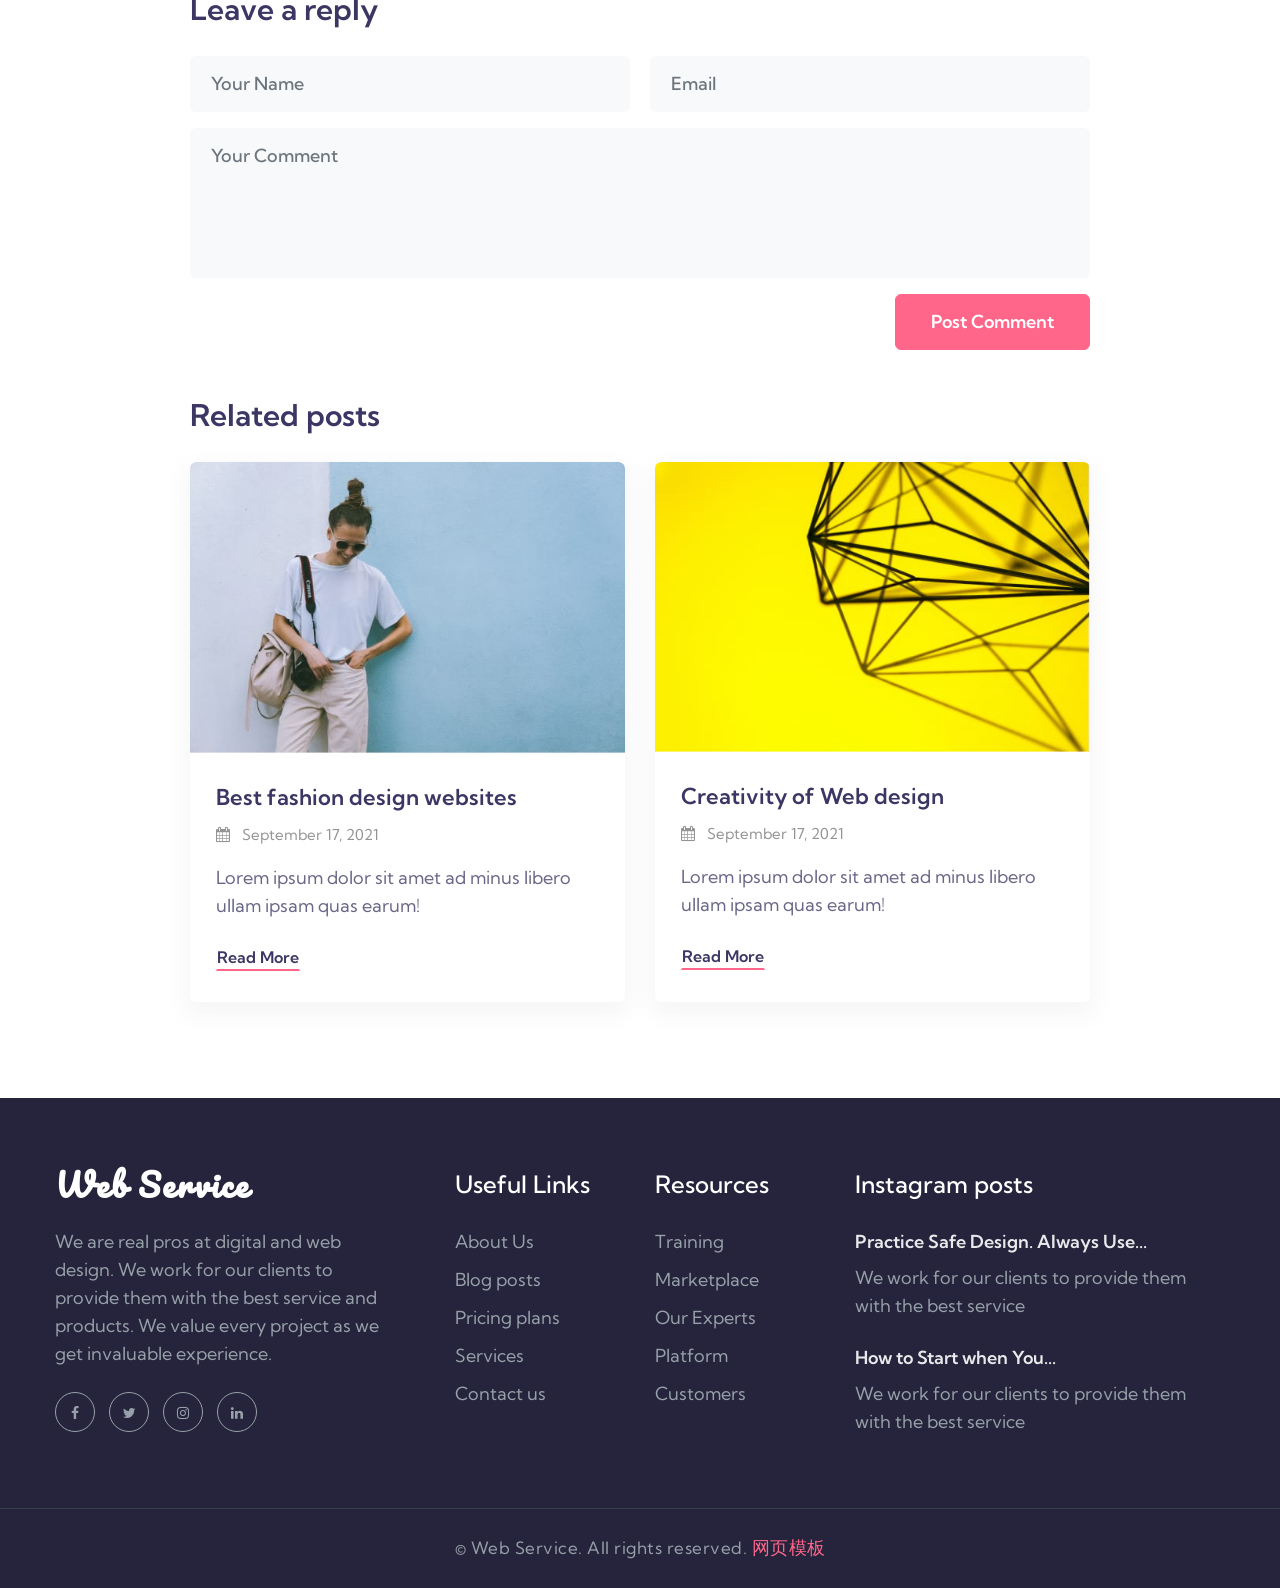
<file: blog-single.html>
<!doctype html>
<html lang="en">
  <head>
    <!-- Required meta tags -->
    <meta charset="utf-8">
    <meta name="viewport" content="width=device-width, initial-scale=1, shrink-to-fit=no">

    <title>Web service - Business Category Bootstrap Responsive Website Template - Blog single</title>
    
    <link href="https://fonts.googleapis.com/css2?family=Pacifico&display=swap" rel="stylesheet">
    <link href="https://fonts.googleapis.com/css2?family=Kumbh+Sans:wght@300;400;700&display=swap" rel="stylesheet">

    <!-- Template CSS -->
    <link rel="stylesheet" href="assets/css/style-liberty.css">
  </head>
  <body>
<!--header-->
<header id="site-header" class="fixed-top">
  <div class="container">
      <nav class="navbar navbar-expand-lg navbar-dark stroke">
          <h1><a class="navbar-brand" href="index.html">
              Web service
              </a></h1>
          <!-- if logo is image enable this   
<a class="navbar-brand" href="#index.html">
    <img src="image-path" alt="Your logo" title="Your logo" style="height:35px;" />
</a> -->
          <button class="navbar-toggler  collapsed bg-gradient" type="button" data-toggle="collapse"
              data-target="#navbarTogglerDemo02" aria-controls="navbarTogglerDemo02" aria-expanded="false"
              aria-label="Toggle navigation">
              <span class="navbar-toggler-icon fa icon-expand fa-bars"></span>
              <span class="navbar-toggler-icon fa icon-close fa-times"></span>
              </span>
          </button>

          <div class="collapse navbar-collapse" id="navbarTogglerDemo02">
              <ul class="navbar-nav ml-auto mr-5">
                  <li class="nav-item @@home__active">
                      <a class="nav-link" href="index.html">Home <span class="sr-only">(current)</span></a>
                  </li>
                  <li class="nav-item @@about__active">
                      <a class="nav-link" href="about.html">About</a>
                  </li>
                  <li class="nav-item @@services__active">
                      <a class="nav-link" href="services.html">Services</a>
                  </li>
                  <li class="nav-item dropdown active">
                      <a class="nav-link dropdown-toggle" href="#" id="navbarDropdown" role="button"
                          data-toggle="dropdown" aria-haspopup="true" aria-expanded="false">
                          Pages <span class="fa fa-angle-down"></span>
                      </a>
                      <div class="dropdown-menu" aria-labelledby="navbarDropdown">
                          <a class="dropdown-item @@b__active" href="blog.html">Blog posts</a>
                          <a class="dropdown-item active" href="blog-single.html">Blog single</a>
                           <a class="dropdown-item @@error__active" href="error.html">404</a>
                          <a class="dropdown-item" href="landing-single.html"> Landing page</a>
                      </div>
                  </li>
                  <li class="nav-item @@contact__active">
                      <a class="nav-link" href="contact.html">Contact</a>
                  </li>
                  <nav class="ml-lg-3">
                      <div class="search-bar">
                          <form action="#" method="GET" class="search">
                              <input type="search" class="search__input" name="search"
                                  placeholder="Search here.." onload="equalWidth()" required>
                              <span class="fa fa-search search__icon"></span>
                          </form>
                      </div>
                  </nav>
              </ul>
          </div>
          <!-- toggle switch for light and dark theme -->

          <div class="mobile-position">
              <nav class="navigation">
                  <div class="theme-switch-wrapper">
                      <label class="theme-switch" for="checkbox">
                          <input type="checkbox" id="checkbox">
                          <div class="mode-container py-1">
                              <i class="gg-sun"></i>
                              <i class="gg-moon"></i>
                          </div>
                      </label>
                  </div>
              </nav>
          </div>
          <!-- //toggle switch for light and dark theme -->
      </nav>
  </div>
</header>
<!--/header-->
<!-- blog single breadcrumb -->
<section class="w3l-about-breadcrumb">
    <div class="breadcrumb-bg breadcrumb-bg-about py-sm-5 pt-5 pb-4">
        <div class="container pt-lg-5 pt-md-3 py-lg-4 pb-md-3">
            <h2 class="title mb-2">Creating an efficient UI with Quality & Creative</h2>
            <h6>Aug 17, 2021.</h6>
            <a href="#admin" class="admin ml-3"> Vicky belson</a>
            <ul class="list-unstyled mb-0 ml-3 d-inline-block">
                <li class="list-inline-item mr-2 mb-0"><a href="#url" class="like"><i
                            class="fa fa-heart-o mr-1"></i> 3 Likes</a></li>
                <li class="list-inline-item"><a href="#url" class="comments"><i
                            class="fa fa-comment-o mr-1"></i> 3 Comments</a></li>
            </ul>
            <!-- <ul class="breadcrumbs-custom-path mt-2">
                <li><a href="index.html">Home</a></li>
                <li class="mx-2">/ </li>
                <li class="active"> Blog single post </li>
            </ul> -->
        </div>
    </div>
</section>
<!-- //blog single breadcrumb -->
<!-- single post -->
<section class="text-11 py-5">
    <div class="text11 py-lg-5 py-md-4">
        <div class="container">
            <img src="assets/images/blogsingle.jpg" class="img-fluid radius-image-full" alt="" />
            <div class="text11-content">
                <h4 class="">It is a unified mulipurpose theme with tons of options, features, innovative tools,
                    high-quality images, top-notch plugins and many other elemets.</h4>
                <p class="mt-4 mb-4">Fusce faucibus ante vitae justo efficitur elementum. Donec et ipsum faucibus
                    arcu
                    ipsum elementum, luctus justo. ac purus semper. Fusce faucibus ante vitae justo efficitur sed et
                    elementum. Donec ipsum
                    faucibus arcu elementum, luctus justo. ac purus semper. Fusce faucibus ante vitae justo
                    efficitur
                    elementum. Donec ipsum faucibus arcu. The first step is clearly identifying which goals you want to
                    achieve. sapien mauris vestibulum diam, a iaculis magna urna in dolor.</p>
                <p class="mb-4">The first step is clearly identifying which goals you want to achieve. Fusce faucibus
                    ante vitae justo efficitur elementum. Donec ipsum faucibus arcu
                    elementum, luctus
                    justo. ac purus semper. Fusce faucibus ante vitae justo efficitur elementum. Donec ipsum
                    faucibus
                    arcu elementum, luctus justo. ac purus semper."</p>
                <h5 class="quote">
                    Great reflection of your brand be achieved by top designers. Each of our projects is developed and
                    implemented to life according to all your requirements and exclusive wishes.
                    <footer class="blockquote-footer mt-3"> Vicky Belson</footer>
                </h5>

                <p class="mb-4">Lorem faucibus fusce ante vitae justo efficitur elementum. Donec ipsum faucibus
                    arcu elementum, luctus justo. ac purus semper. Fusce faucibus ante vitae justo efficitur
                    elementum. Donec ipsum faucibus. Donec ipsum faucibus arcu elementum. Donec ipsum faucibus arcu
                    elementum. sapien mauris vestibulum diam, a iaculis magna urna in dolor.</p>
                <div class="sing-post-thumb mb-lg-5 mb-4 row pt-3">
                    <div class="col-md-6">
                        <a href="#url"><img src="assets/images/blog2.jpg" class="img-fluid radius-image-full"
                                alt=""></a>
                    </div>
                    <div class="col-md-6 mt-md-0 mt-3 align-self">
                        <p class="">Lorem ipsum dolor sit amet consectetur adipisicing elit. Perspiciatis tempora
                            quisquam incidunt accusantium culpa voluptatibus, nulla qui a quibusdam porro?
                            luctus
                            justo. ac purus semper. Fusce faucibus ante vitae justo efficitur elementum. Donec ipsum
                            faucibus.
                            Donec ipsum faucibus arcu elementum. Donec ipsum faucibus arcu elementum, luctus justo.
                            ac purus
                            semper. Fusce faucibus ante vitae justo efficitur elementum.</p>
                    </div>
                </div>
                <h4 class="">Practice Safe Design. Always Use a Strategy. </h4>
                <p class="mb-4">Lorem faucibus fusce ante vitae justo efficitur elementum. Donec ipsum faucibus
                    arcu elementum, luctus justo. ac purus semper. Fusce faucibus ante vitae justo efficitur
                    elementum. Donec ipsum faucibus. Donec ipsum faucibus arcu elementum. Quisque sagittis lacus eu
                    lorem sodalesd enean adipiscing. sapien mauris diam, a iaculis magna urna in dolor.</p>
                <div class="text-list mb-4">
                    <ol>
                        <li>Quisque sagittis lacus eu lorem sodalesd enean adipiscing.</li>
                        <li>Donec ipsum faucibus arcu elementum, luctus justo.</li>
                        <li>Lorem ipsum dolor sit, amet consectetur elit. Expedita qui fugit quod.</li>
                    </ol>
                </div>
                <h4 class="mb-4">There are No Limits to define your Style. It will adapt your site automatically</h4>
                <img src="assets/images/image.jpg" class="img-fluid radius-image-full" alt="" />
                <p class="my-4">Lorem faucibus fusce ante vitae justo efficitur elementum. Donec ipsum faucibus
                    arcu elementum, luctus justo. ac purus semper. Fusce faucibus ante vitae justo efficitur
                    elementum. Donec ipsum faucibus. Donec ipsum faucibus arcu elementum. Quisque sagittis lacus eu
                    lorem sodalesd enean adipiscing. sapien mauris diam, a iaculis magna urna in dolor.</p>

                <h4 class=""> Visitors will be able to enter the site from mobile phone or stationery PC.</h4>
                <p class="mb-4">Lorem faucibus fusce ante vitae justo efficitur elementum. Donec ipsum faucibus
                    arcu elementum, luctus justo. ac purus semper. Fusce faucibus ante vitae justo efficitur
                    elementum. Donec ipsum faucibus. Donec ipsum faucibus arcu elementum. Quisque sagittis lacus eu
                    lorem sodalesd enean adipiscing. sapien mauris diam, a iaculis magna urna in dolor.</p>

                <div class="d-grid left-right mt-5 pb-md-4">
                    <div class="buttons-singles tags">
                        <h5>Tags :</h5>
                        <a href="#blog-tag">Design</a>
                        <a href="#blog-tag">Web development</a>
                        <a href="#blog-tag">Web studio</a>
                    </div>
                    <div class="buttons-singles">
                        <h5>Share :</h5>
                        <a href="#blog-share"><span class="fa fa-facebook" aria-hidden="true"></span></a>
                        <a href="#blog-share"><span class="fa fa-twitter" aria-hidden="true"></span></a>
                        <a href="#blog-share"><span class="fa fa-google-plus" aria-hidden="true"></span></a>
                        <a href="#blog-share"><span class="fa fa-pinterest-p" aria-hidden=" true"></span></a>
                    </div>
                </div>
                <div class="new-posts clearfix">
                    <a class="prev-post pull-left" href="#prev"><span class="fa fa-arrow-left"
                            aria-hidden="true"></span>
                        Previous Post</a>
                    <a class="next-post pull-right" href="#next">Next Post <span class="fa fa-arrow-right"
                            aria-hidden="true"></span></a>
                </div>

                <div class="author-card my-lg-5 mt-5">
                    <div class="row">
                        <div class="author-left col-lg-3 col-sm-5 mb-sm-0 mb-4">
                            <a href="#author">
                                <img class="img-fluid radius-image" src="assets/images/team2.png" alt=" author image">
                            </a>
                        </div>
                        <div class="author-right col-lg-9 col-sm-7 position-relative align-self">

                            <h4 class="m-0"><a href="#author" class="title-team-28"> Vicky Belson </a></h4>
                            <p class="para-team mb-4">I am an Architect, Designer, Engineer, Artist, Playwright, and
                                Blog writer. Sed ultricies nec purus quis tempor. Phasellus ipsum bibendum eu nec purus
                                quis tempor dolor set.</p>
                            <a href="#follow" class="btn btn-style btn-outline-primary">Follow </a>

                        </div>
                    </div>
                </div>

                <div class="comments">
                    <h3 class="aside-title ">Recent comments(2)</h3>
                    <div class="comments-grids">
                        <div class="media-grid">
                            <div class="media">
                                <a class="comment-img" href="#url"><img src="assets/images/team1.png"
                                        class="img-responsive" width="100px" alt="placeholder image"></a>
                                <div class="media-body comments-grid-right">
                                    <h5>Jack Harry</h5>
                                    <ul class="p-0 comment">
                                        <li class="">Aug 21, 2021 at 11:00 am</li>
                                        <li>
                                            <a href="#comment" class="text">Reply</a>
                                        </li>
                                    </ul>
                                    <p>Mattis ut hendrerit non, facilisis eget mauris. Sed ultricies nec purus quis
                                        tempor. Phasellus ipsum bibendum eu nec purus quis tempor dolor set. Sed
                                        , quis.</p>

                                </div>
                            </div>
                        </div>
                        <div class="media-grid">
                            <div class="media">
                                <a class="comment-img" href="#url"><img src="assets/images/team2.png"
                                        class="img-responsive" width="100px" alt="placeholder image"></a>
                                <div class="media-body comments-grid-right">
                                    <h5>Charlie</h5>
                                    <ul class="p-0 comment">
                                        <li class="">Aug 21, 2021 at 05:45 pm </li>
                                        <li>
                                            <a href="#comment" class="text">Reply</a>
                                        </li>
                                    </ul>
                                    <p>Mattis ut hendrerit non, facilisis eget mauris. Sed ultricies nec purus quis
                                        tempor. Phasellus eu nec purus quis tempor. Sed pellentesque, sapien quis
                                        quis tempor.
                                    </p>
                                    <div class="media mt-4 mb-0 border-0 px-0">
                                        <a class="comment-img" href="#url"><img src="assets/images/team3.png"
                                                class="img-responsive" width="100px" alt="placeholder image"></a>
                                        <div class="media-body comments-grid-right">
                                            <h5>Johnson</h5>
                                            <ul class="p-0 comment">
                                                <li class="">Aug 21, 2021 at 04:00 pm</li>
                                                <li>
                                                    <a href="#comment" class="text">Reply</a>
                                                </li>
                                            </ul>
                                            <p>Mattis ut hendrerit non, facilisis eget mauris. Sed ultricies nec purus
                                                quis quis tempor
                                                tempor. dolor set. Sed, sapien quis euismod.</p>

                                        </div>
                                    </div>
                                </div>
                            </div>
                        </div>
                    </div>
                </div>
                <div class="leave-comment-form" id="comment">
                    <h3 class="aside-title">Leave a reply</h3>
                    <form action="#" method="post">
                        <div class="input-grids">
                            <div class="form-group">
                                <input type="text" name="Name" class="form-control" placeholder="Your Name" required="">
                            </div>
                            <div class="form-group">
                                <input type="email" name="Email" class="form-control" placeholder="Email" required="">
                            </div>
                        </div>
                        <div class="form-group">
                            <textarea name="Comment" class="form-control" placeholder="Your Comment"
                                required=""></textarea>
                        </div>
                        <div class="submit text-right">
                            <button class="btn btn-style btn-primary">Post Comment</a>
                        </div>
                    </form>
                </div>
                <div class="item mt-5 w3l-news">
                    <h3 class="aside-title">Related posts </h3>
                    <div class="row">
                        <div class="col-lg-6 col-md-6 mt-md-0">
                            <div class="grids5-info">
                                <a href="blog-single.html" class="d-block zoom"><img src="assets/images/blog4.jpg" alt=""
                                        class="img-fluid news-image" /></a>
                                <div class="blog-info">
                                    <h4 class="mt-0"><a href="blog-single.html">Best fashion design websites</a></h4>
                                    <p class="date"><span class="fa fa-calendar mr-2"></span> September 17, 2021</p>
                                    <p>Lorem ipsum dolor sit amet ad minus libero ullam ipsam quas earum!</p>
                                    <a href="blog-single.html" class="btn btn-news mt-4">Read More</a>
                                </div>
                            </div>
                        </div>
                        <div class="col-lg-6 col-md-6 mt-md-0 mt-5">
                            <div class="grids5-info">
                                <a href="blog-single.html" class="d-block zoom"><img src="assets/images/blog5.jpg" alt=""
                                        class="img-fluid news-image" /></a>
                                <div class="blog-info">
                                    <h4 class="mt-0"><a href="blog-single.html">Creativity of Web design</a></h4>
                                    <p class="date"><span class="fa fa-calendar mr-2"></span> September 17, 2021</p>
                                    <p>Lorem ipsum dolor sit amet ad minus libero ullam ipsam quas earum!</p>
                                    <a href="blog-single.html" class="btn btn-news mt-4">Read More</a>
                                </div>
                            </div>
                        </div>
                    </div>
                </div>
            </div>
        </div>
    </div>
</section>
<!-- //single post -->
  <!-- footer -->
  <section class="w3l-footer-29-main">
    <div class="footer-29 py-5">
      <div class="container py-lg-4">
        <div class="row footer-top-29">
          <div class="col-lg-4 col-md-6 col-sm-7 footer-list-29 footer-1 pr-lg-5">
            <div class="footer-logo mb-4">
              <a class="navbar-brand" href="index.html">
                Web service</a>
            </div>
            <p>We are real pros at digital and web design. We work for our clients to provide them with the best service
              and products. We value every project as we get invaluable experience.</p>
            <div class="main-social-footer-29 mt-4">
              <a href="#facebook" class="facebook"><span class="fa fa-facebook"></span></a>
              <a href="#twitter" class="twitter"><span class="fa fa-twitter"></span></a>
              <a href="#instagram" class="instagram"><span class="fa fa-instagram"></span></a>
              <a href="#linkedin" class="linkedin"><span class="fa fa-linkedin"></span></a>
            </div>
          </div>
          <div class="col-lg-2 col-md-6 col-sm-5 col-6 footer-list-29 footer-2 mt-sm-0 mt-5">

            <ul>
              <h6 class="footer-title-29">Useful Links</h6>
              <li><a href="about.html">About Us</a></li>
              <li><a href="blog.html"> Blog posts</a></li>
              <li><a href="#pricing"> Pricing plans</a></li>
              <li><a href="services.html">Services</a></li>
              <li><a href="contact.html">Contact us</a></li>
            </ul>
          </div>
          <div class="col-lg-2 col-md-6 col-sm-5 col-6 footer-list-29 footer-3 mt-lg-0 mt-5">
            <h6 class="footer-title-29">Resources</h6>
            <ul>
              <li><a href="#traning">Training</a></li>
              <li><a href="#marketplace">Marketplace</a></li>
              <li><a href="#experts">Our Experts</a></li>
              <li><a href="#platform">Platform</a></li>
              <li><a href="#customers"> Customers</a></li>
            </ul>

          </div>
          <div class="col-lg-4 col-md-6 col-sm-7 footer-list-29 footer-4 mt-lg-0 mt-5">
            <h6 class="footer-title-29">Instagram posts</h6>
            <div class="post1">
              <a href="#url" class="post-title">Practice Safe Design. Always Use...</a>
              <p>We work for our clients to provide them with the best service</p>
            </div>
            <div class="post1 mt-4">
              <a href="#url" class="post-title">How to Start when You... </a>
              <p>We work for our clients to provide them with the best service</p>
            </div>
          </div>
        </div>
      </div>
    </div>
    <!-- copyright -->
    <section class="w3l-copyright text-center">
      <div class="container">
        <p class="copy-footer-29">© Web Service. All rights reserved. <a target="_blank" href="http://www.mobanwang.com/" title="网页模板">网页模板</a></p>
      </div>

      <!-- move top -->
      <button onclick="topFunction()" id="movetop" title="Go to top">
        &#10548;
      </button>
      <script>
        // When the user scrolls down 20px from the top of the document, show the button
        window.onscroll = function () {
          scrollFunction()
        };

        function scrollFunction() {
          if (document.body.scrollTop > 20 || document.documentElement.scrollTop > 20) {
            document.getElementById("movetop").style.display = "block";
          } else {
            document.getElementById("movetop").style.display = "none";
          }
        }

        // When the user clicks on the button, scroll to the top of the document
        function topFunction() {
          document.body.scrollTop = 0;
          document.documentElement.scrollTop = 0;
        }
      </script>
      <!-- /move top -->
    </section>
    <!-- //copyright -->
  </section>
  <!-- //footer -->

  <script src="assets/js/jquery-3.3.1.min.js"></script> <!-- Common jquery plugin -->

  <script src="assets/js/theme-change.js"></script><!-- theme switch js (light and dark)-->

<script src="assets/js/circles.js"></script>

<!-- owlcarousel -->
<script src="assets/js/owl.carousel.js"></script>

<!-- script for tesimonials carousel slider -->
<script>
  $(document).ready(function () {
    $("#owl-demo1").owlCarousel({
      loop: true,
      nav: false,
      margin: 50,
      responsiveClass: true,
      responsive: {
        0: {
          items: 1,
          nav: false
        },
        992: {
          items: 2,
          nav: false
        }
      }
    })
  })
</script>
<!-- //script for tesimonials carousel slider -->

  <!-- faq -->
  <script>
    const items = document.querySelectorAll(".accordion button");

    function toggleAccordion() {
      const itemToggle = this.getAttribute('aria-expanded');

      for (i = 0; i < items.length; i++) {
        items[i].setAttribute('aria-expanded', 'false');
      }

      if (itemToggle == 'false') {
        this.setAttribute('aria-expanded', 'true');
      }
    }

    items.forEach(item => item.addEventListener('click', toggleAccordion));
  </script>
  <!-- //faq -->

  <!--/MENU-JS-->
  <script>
    $(window).on("scroll", function () {
      var scroll = $(window).scrollTop();

      if (scroll >= 80) {
        $("#site-header").addClass("nav-fixed");
      } else {
        $("#site-header").removeClass("nav-fixed");
      }
    });

    //Main navigation Active Class Add Remove
    $(".navbar-toggler").on("click", function () {
      $("header").toggleClass("active");
    });
    $(document).on("ready", function () {
      if ($(window).width() > 991) {
        $("header").removeClass("active");
      }
      $(window).on("resize", function () {
        if ($(window).width() > 991) {
          $("header").removeClass("active");
        }
      });
    });
  </script>
  <!--//MENU-JS-->

  <!-- disable body scroll which navbar is in active -->
  <script>
    $(function () {
      $('.navbar-toggler').click(function () {
        $('body').toggleClass('noscroll');
      })
    });
  </script>
  <!-- //disable body scroll which navbar is in active -->

  <!--bootstrap-->
  <script src="assets/js/bootstrap.min.js"></script>
  <!-- //bootstrap-->

  
</body>

  </html>
</file>
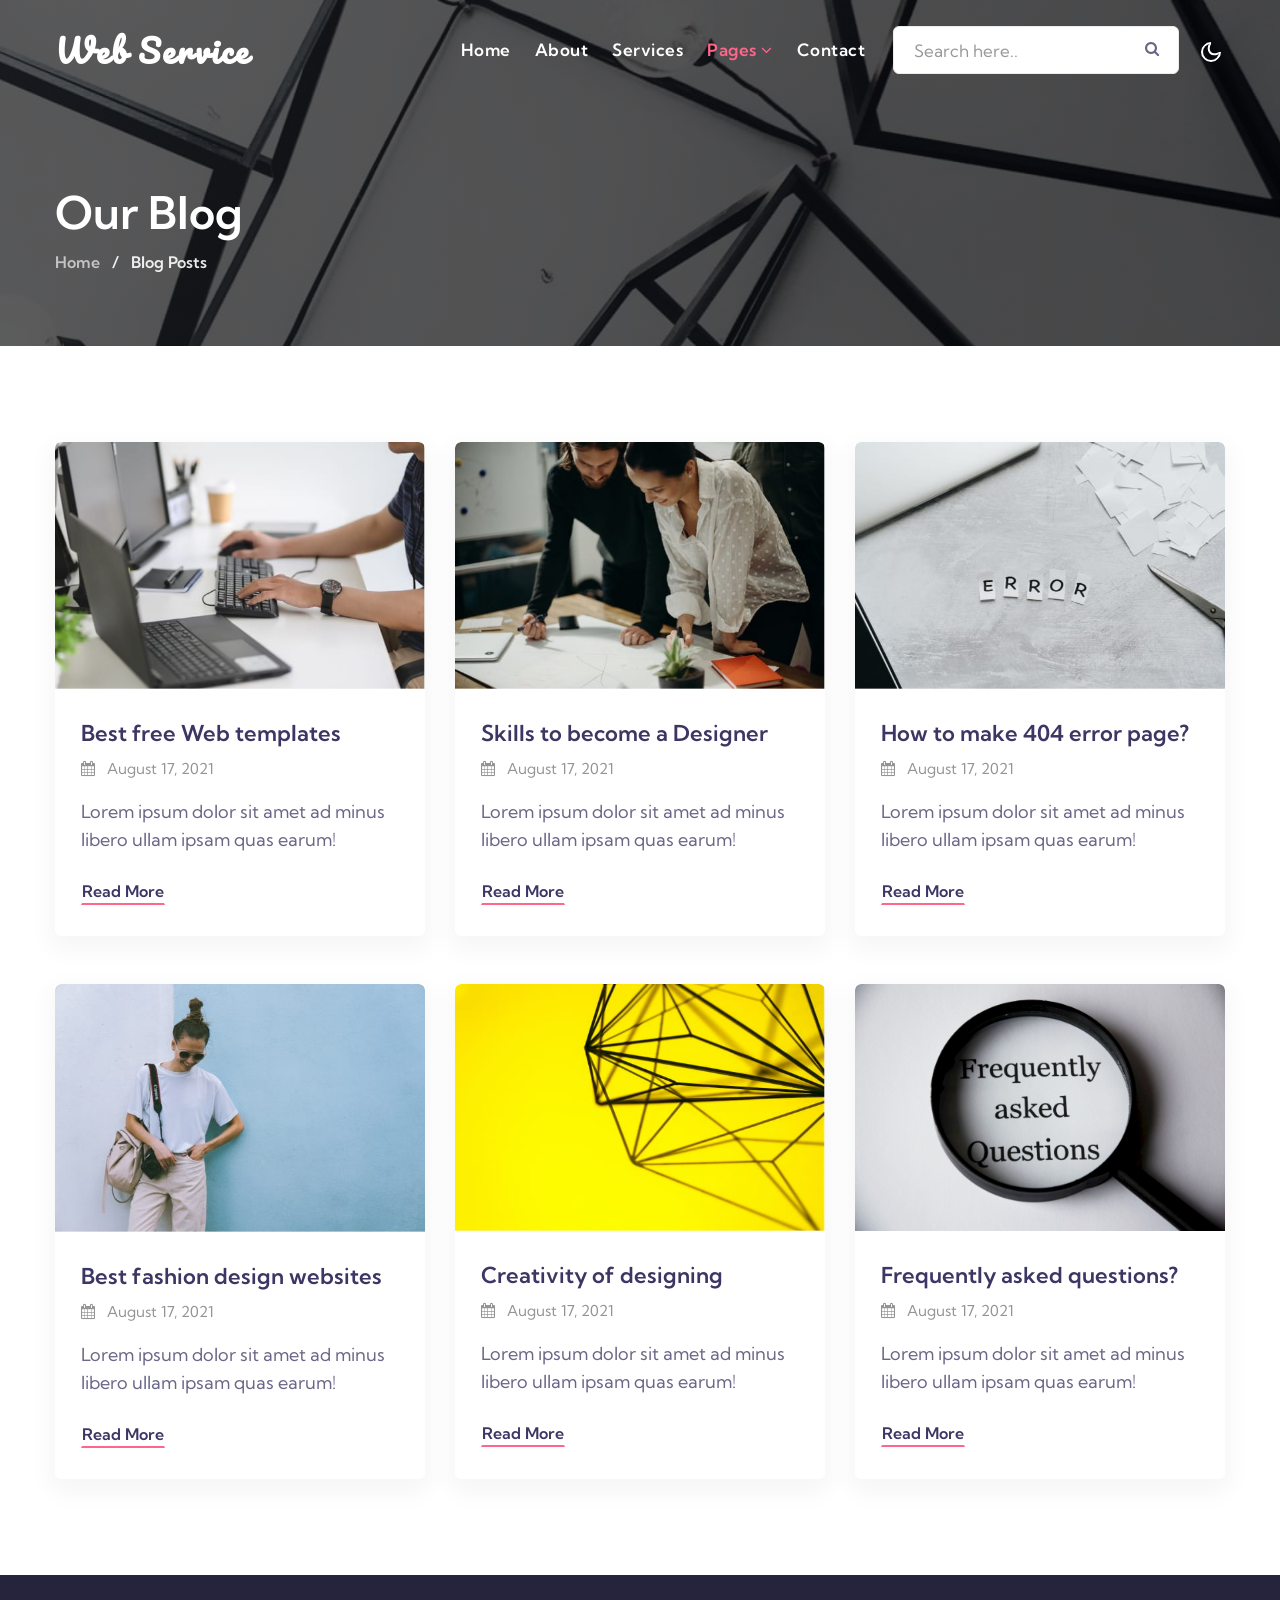
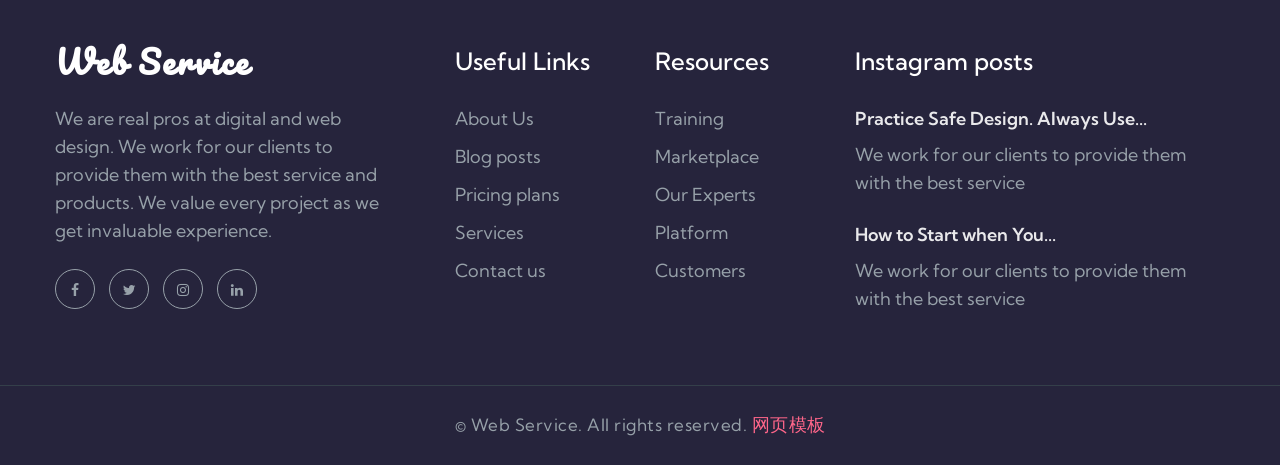
<file: blog.html>
<!doctype html>
<html lang="en">
  <head>
    <!-- Required meta tags -->
    <meta charset="utf-8">
    <meta name="viewport" content="width=device-width, initial-scale=1, shrink-to-fit=no">

    <title>Web service - Business Category Bootstrap Responsive Website Template - Blog</title>
    
    <link href="https://fonts.googleapis.com/css2?family=Pacifico&display=swap" rel="stylesheet">
    <link href="https://fonts.googleapis.com/css2?family=Kumbh+Sans:wght@300;400;700&display=swap" rel="stylesheet">

    <!-- Template CSS -->
    <link rel="stylesheet" href="assets/css/style-liberty.css">
  </head>
  <body>
<!--header-->
<header id="site-header" class="fixed-top">
  <div class="container">
      <nav class="navbar navbar-expand-lg navbar-dark stroke">
          <h1><a class="navbar-brand" href="index.html">
              Web service
              </a></h1>
          <!-- if logo is image enable this   
<a class="navbar-brand" href="#index.html">
    <img src="image-path" alt="Your logo" title="Your logo" style="height:35px;" />
</a> -->
          <button class="navbar-toggler  collapsed bg-gradient" type="button" data-toggle="collapse"
              data-target="#navbarTogglerDemo02" aria-controls="navbarTogglerDemo02" aria-expanded="false"
              aria-label="Toggle navigation">
              <span class="navbar-toggler-icon fa icon-expand fa-bars"></span>
              <span class="navbar-toggler-icon fa icon-close fa-times"></span>
              </span>
          </button>

          <div class="collapse navbar-collapse" id="navbarTogglerDemo02">
              <ul class="navbar-nav ml-auto mr-5">
                  <li class="nav-item @@home__active">
                      <a class="nav-link" href="index.html">Home <span class="sr-only">(current)</span></a>
                  </li>
                  <li class="nav-item @@about__active">
                      <a class="nav-link" href="about.html">About</a>
                  </li>
                  <li class="nav-item @@services__active">
                      <a class="nav-link" href="services.html">Services</a>
                  </li>
                  <li class="nav-item dropdown active">
                      <a class="nav-link dropdown-toggle" href="#" id="navbarDropdown" role="button"
                          data-toggle="dropdown" aria-haspopup="true" aria-expanded="false">
                          Pages <span class="fa fa-angle-down"></span>
                      </a>
                      <div class="dropdown-menu" aria-labelledby="navbarDropdown">
                          <a class="dropdown-item active" href="blog.html">Blog posts</a>
                          <a class="dropdown-item @@bs__active" href="blog-single.html">Blog single</a>
                           <a class="dropdown-item @@error__active" href="error.html">404</a>
                          <a class="dropdown-item" href="landing-single.html"> Landing page</a>
                      </div>
                  </li>
                  <li class="nav-item @@contact__active">
                      <a class="nav-link" href="contact.html">Contact</a>
                  </li>
                  <nav class="ml-lg-3">
                      <div class="search-bar">
                          <form action="#" method="GET" class="search">
                              <input type="search" class="search__input" name="search"
                                  placeholder="Search here.." onload="equalWidth()" required>
                              <span class="fa fa-search search__icon"></span>
                          </form>
                      </div>
                  </nav>
              </ul>
          </div>
          <!-- toggle switch for light and dark theme -->

          <div class="mobile-position">
              <nav class="navigation">
                  <div class="theme-switch-wrapper">
                      <label class="theme-switch" for="checkbox">
                          <input type="checkbox" id="checkbox">
                          <div class="mode-container py-1">
                              <i class="gg-sun"></i>
                              <i class="gg-moon"></i>
                          </div>
                      </label>
                  </div>
              </nav>
          </div>
          <!-- //toggle switch for light and dark theme -->
      </nav>
  </div>
</header>
<!--/header-->
<!-- blog breadcrumb -->
<section class="w3l-about-breadcrumb">
    <div class="breadcrumb-bg breadcrumb-bg-about py-sm-5 pt-5 pb-4">
        <div class="container pt-lg-5 pt-md-3 py-lg-4 pb-md-3">
            <h2 class="title">Our Blog</h2>
            <ul class="breadcrumbs-custom-path mt-2">
                <li><a href="index.html">Home</a></li>
                <li class="mx-2">/ </li>
                <li class="active"> Blog posts </li>
            </ul>
        </div>
    </div>
</section>
<!-- //blog breadcrumb -->
<!--  News section -->
<section class="w3l-news" id="news">
    <div id="grids5-block" class="py-5">
        <div class="container py-lg-5 py-md-4 py-2">
            <div class="row">
                <div class="col-lg-4 col-md-6 mt-md-0">
                    <div class="grids5-info">
                        <a href="blog-single.html" class="d-block zoom"><img src="assets/images/blog1.jpg" alt=""
                                class="img-fluid news-image" /></a>
                        <div class="blog-info">
                            <h4><a href="blog-single.html">Best free Web templates</a></h4>
                            <p class="date"><span class="fa fa-calendar mr-2"></span> August 17, 2021</p>
                            <p>Lorem ipsum dolor sit amet ad minus libero ullam ipsam quas earum!</p>
                            <a href="blog-single.html" class="btn btn-news mt-4">Read More</a>
                        </div>
                    </div>
                </div>
                <div class="col-lg-4 col-md-6 mt-md-0 mt-5">
                    <div class="grids5-info">
                        <a href="blog-single.html" class="d-block zoom"><img src="assets/images/blog2.jpg" alt=""
                                class="img-fluid news-image" /></a>
                        <div class="blog-info">
                            <h4><a href="blog-single.html">Skills to become a Designer</a></h4>
                            <p class="date"><span class="fa fa-calendar mr-2"></span> August 17, 2021</p>
                            <p>Lorem ipsum dolor sit amet ad minus libero ullam ipsam quas earum!</p>
                            <a href="blog-single.html" class="btn btn-news mt-4">Read More</a>
                        </div>
                    </div>
                </div>
                <div class="col-lg-4 col-md-6 mt-lg-0 mt-5">
                    <div class="grids5-info">
                        <a href="blog-single.html" class="d-block zoom"><img src="assets/images/blog3.jpg" alt=""
                                class="img-fluid news-image" /></a>
                        <div class="blog-info">
                            <h4><a href="blog-single.html">How to make 404 error page?</a></h4>
                            <p class="date"><span class="fa fa-calendar mr-2"></span> August 17, 2021</p>
                            <p>Lorem ipsum dolor sit amet ad minus libero ullam ipsam quas earum!</p>
                            <a href="blog-single.html" class="btn btn-news mt-4">Read More</a>
                        </div>
                    </div>
                </div>
                <div class="col-lg-4 col-md-6 mt-5">
                    <div class="grids5-info">
                        <a href="blog-single.html" class="d-block zoom"><img src="assets/images/blog4.jpg" alt=""
                                class="img-fluid news-image" /></a>
                        <div class="blog-info">
                            <h4><a href="blog-single.html">Best fashion design websites</a></h4>
                            <p class="date"><span class="fa fa-calendar mr-2"></span> August 17, 2021</p>
                            <p>Lorem ipsum dolor sit amet ad minus libero ullam ipsam quas earum!</p>
                            <a href="blog-single.html" class="btn btn-news mt-4">Read More</a>
                        </div>
                    </div>
                </div>
                <div class="col-lg-4 col-md-6 mt-5">
                    <div class="grids5-info">
                        <a href="blog-single.html" class="d-block zoom"><img src="assets/images/blog5.jpg" alt=""
                                class="img-fluid news-image" /></a>
                        <div class="blog-info">
                            <h4><a href="blog-single.html">Creativity of designing</a></h4>
                            <p class="date"><span class="fa fa-calendar mr-2"></span> August 17, 2021</p>
                            <p>Lorem ipsum dolor sit amet ad minus libero ullam ipsam quas earum!</p>
                            <a href="blog-single.html" class="btn btn-news mt-4">Read More</a>
                        </div>
                    </div>
                </div>
                <div class="col-lg-4 col-md-6 mt-5">
                    <div class="grids5-info">
                        <a href="blog-single.html" class="d-block zoom"><img src="assets/images/faq.jpg" alt=""
                                class="img-fluid news-image" /></a>
                        <div class="blog-info">
                            <h4><a href="blog-single.html">Frequently asked questions?</a></h4>
                            <p class="date"><span class="fa fa-calendar mr-2"></span> August 17, 2021</p>
                            <p>Lorem ipsum dolor sit amet ad minus libero ullam ipsam quas earum!</p>
                            <a href="blog-single.html" class="btn btn-news mt-4">Read More</a>
                        </div>
                    </div>
                </div>
            </div>
        </div>
    </div>
</section>
<!--  //News section -->
  <!-- footer -->
  <section class="w3l-footer-29-main">
    <div class="footer-29 py-5">
      <div class="container py-lg-4">
        <div class="row footer-top-29">
          <div class="col-lg-4 col-md-6 col-sm-7 footer-list-29 footer-1 pr-lg-5">
            <div class="footer-logo mb-4">
              <a class="navbar-brand" href="index.html">
                Web service</a>
            </div>
            <p>We are real pros at digital and web design. We work for our clients to provide them with the best service
              and products. We value every project as we get invaluable experience.</p>
            <div class="main-social-footer-29 mt-4">
              <a href="#facebook" class="facebook"><span class="fa fa-facebook"></span></a>
              <a href="#twitter" class="twitter"><span class="fa fa-twitter"></span></a>
              <a href="#instagram" class="instagram"><span class="fa fa-instagram"></span></a>
              <a href="#linkedin" class="linkedin"><span class="fa fa-linkedin"></span></a>
            </div>
          </div>
          <div class="col-lg-2 col-md-6 col-sm-5 col-6 footer-list-29 footer-2 mt-sm-0 mt-5">

            <ul>
              <h6 class="footer-title-29">Useful Links</h6>
              <li><a href="about.html">About Us</a></li>
              <li><a href="blog.html"> Blog posts</a></li>
              <li><a href="#pricing"> Pricing plans</a></li>
              <li><a href="services.html">Services</a></li>
              <li><a href="contact.html">Contact us</a></li>
            </ul>
          </div>
          <div class="col-lg-2 col-md-6 col-sm-5 col-6 footer-list-29 footer-3 mt-lg-0 mt-5">
            <h6 class="footer-title-29">Resources</h6>
            <ul>
              <li><a href="#traning">Training</a></li>
              <li><a href="#marketplace">Marketplace</a></li>
              <li><a href="#experts">Our Experts</a></li>
              <li><a href="#platform">Platform</a></li>
              <li><a href="#customers"> Customers</a></li>
            </ul>

          </div>
          <div class="col-lg-4 col-md-6 col-sm-7 footer-list-29 footer-4 mt-lg-0 mt-5">
            <h6 class="footer-title-29">Instagram posts</h6>
            <div class="post1">
              <a href="#url" class="post-title">Practice Safe Design. Always Use...</a>
              <p>We work for our clients to provide them with the best service</p>
            </div>
            <div class="post1 mt-4">
              <a href="#url" class="post-title">How to Start when You... </a>
              <p>We work for our clients to provide them with the best service</p>
            </div>
          </div>
        </div>
      </div>
    </div>
    <!-- copyright -->
    <section class="w3l-copyright text-center">
      <div class="container">
        <p class="copy-footer-29">© Web Service. All rights reserved. <a target="_blank" href="http://www.mobanwang.com/" title="网页模板">网页模板</a></p>
      </div>

      <!-- move top -->
      <button onclick="topFunction()" id="movetop" title="Go to top">
        &#10548;
      </button>
      <script>
        // When the user scrolls down 20px from the top of the document, show the button
        window.onscroll = function () {
          scrollFunction()
        };

        function scrollFunction() {
          if (document.body.scrollTop > 20 || document.documentElement.scrollTop > 20) {
            document.getElementById("movetop").style.display = "block";
          } else {
            document.getElementById("movetop").style.display = "none";
          }
        }

        // When the user clicks on the button, scroll to the top of the document
        function topFunction() {
          document.body.scrollTop = 0;
          document.documentElement.scrollTop = 0;
        }
      </script>
      <!-- /move top -->
    </section>
    <!-- //copyright -->
  </section>
  <!-- //footer -->

  <script src="assets/js/jquery-3.3.1.min.js"></script> <!-- Common jquery plugin -->

  <script src="assets/js/theme-change.js"></script><!-- theme switch js (light and dark)-->

<script src="assets/js/circles.js"></script>

<!-- owlcarousel -->
<script src="assets/js/owl.carousel.js"></script>

<!-- script for tesimonials carousel slider -->
<script>
  $(document).ready(function () {
    $("#owl-demo1").owlCarousel({
      loop: true,
      nav: false,
      margin: 50,
      responsiveClass: true,
      responsive: {
        0: {
          items: 1,
          nav: false
        },
        992: {
          items: 2,
          nav: false
        }
      }
    })
  })
</script>
<!-- //script for tesimonials carousel slider -->

  <!-- faq -->
  <script>
    const items = document.querySelectorAll(".accordion button");

    function toggleAccordion() {
      const itemToggle = this.getAttribute('aria-expanded');

      for (i = 0; i < items.length; i++) {
        items[i].setAttribute('aria-expanded', 'false');
      }

      if (itemToggle == 'false') {
        this.setAttribute('aria-expanded', 'true');
      }
    }

    items.forEach(item => item.addEventListener('click', toggleAccordion));
  </script>
  <!-- //faq -->

  <!--/MENU-JS-->
  <script>
    $(window).on("scroll", function () {
      var scroll = $(window).scrollTop();

      if (scroll >= 80) {
        $("#site-header").addClass("nav-fixed");
      } else {
        $("#site-header").removeClass("nav-fixed");
      }
    });

    //Main navigation Active Class Add Remove
    $(".navbar-toggler").on("click", function () {
      $("header").toggleClass("active");
    });
    $(document).on("ready", function () {
      if ($(window).width() > 991) {
        $("header").removeClass("active");
      }
      $(window).on("resize", function () {
        if ($(window).width() > 991) {
          $("header").removeClass("active");
        }
      });
    });
  </script>
  <!--//MENU-JS-->

  <!-- disable body scroll which navbar is in active -->
  <script>
    $(function () {
      $('.navbar-toggler').click(function () {
        $('body').toggleClass('noscroll');
      })
    });
  </script>
  <!-- //disable body scroll which navbar is in active -->

  <!--bootstrap-->
  <script src="assets/js/bootstrap.min.js"></script>
  <!-- //bootstrap-->

  
</body>

  </html>
</file>
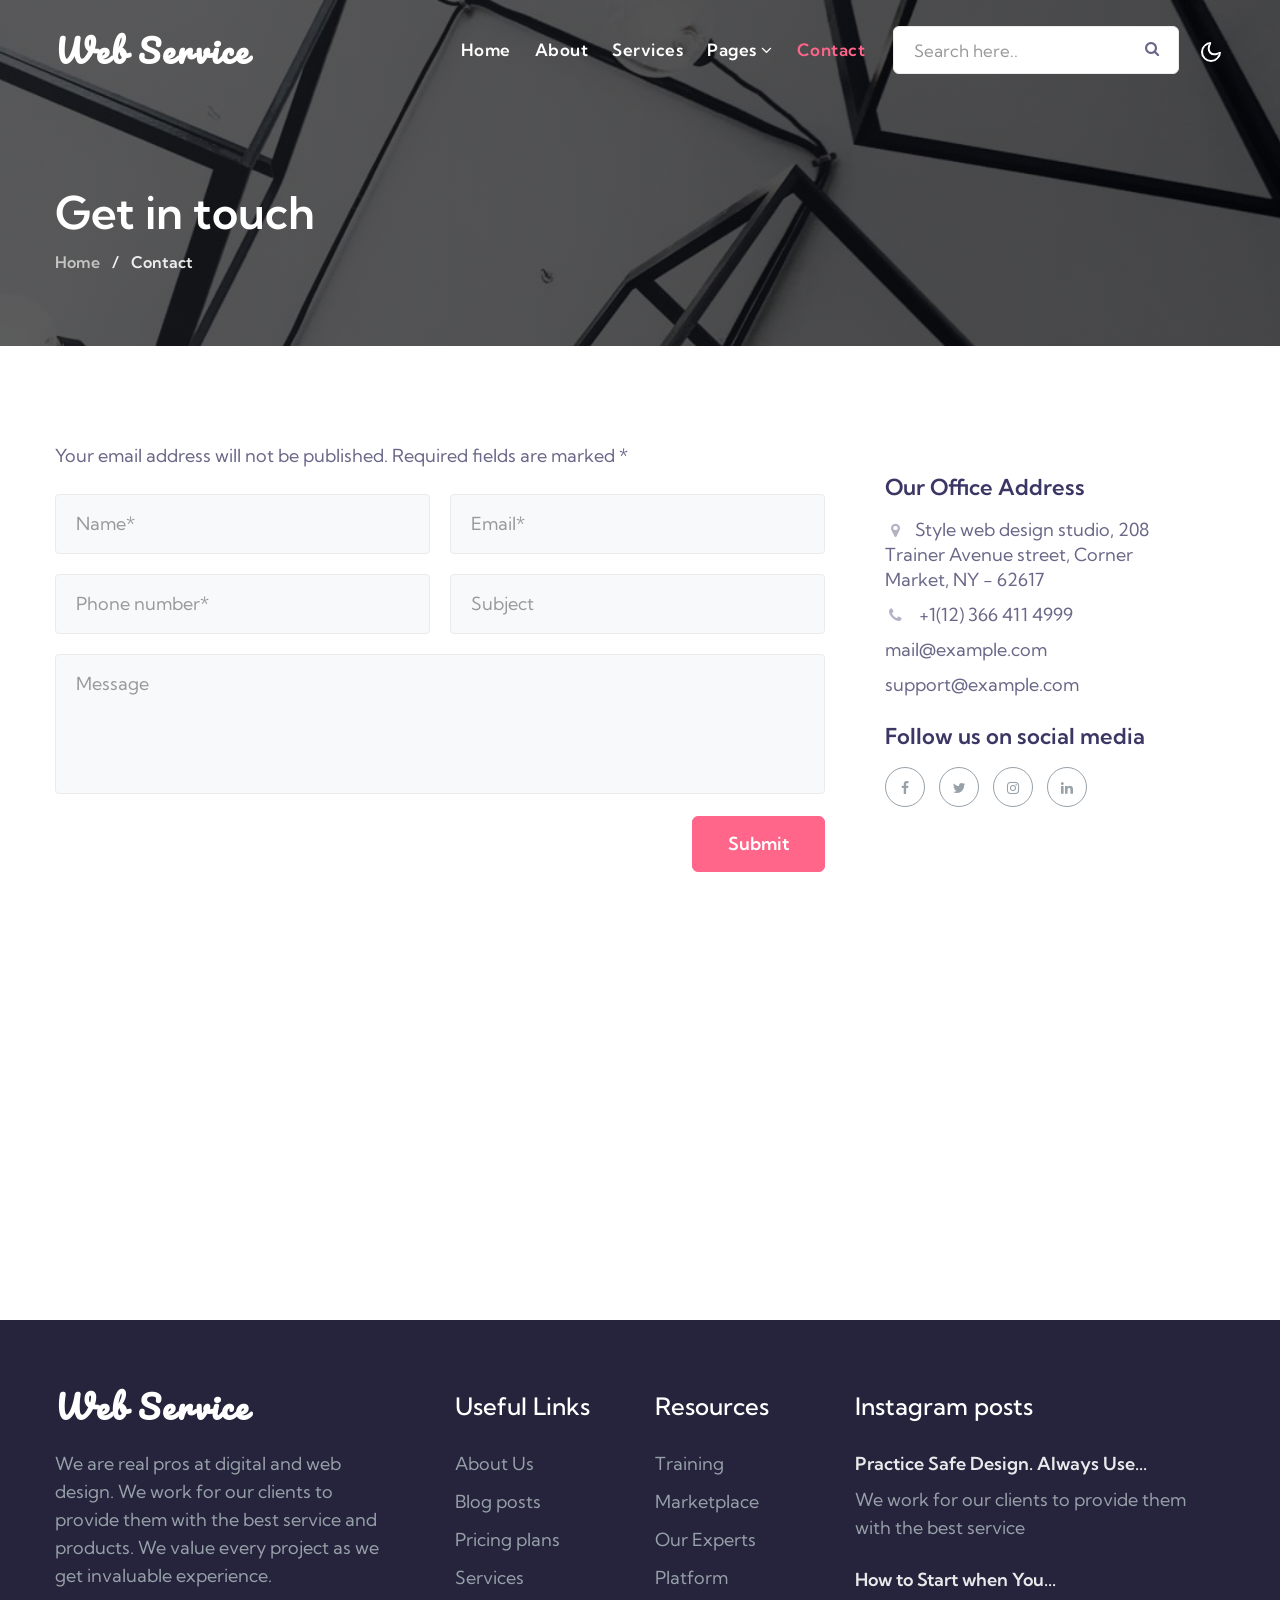
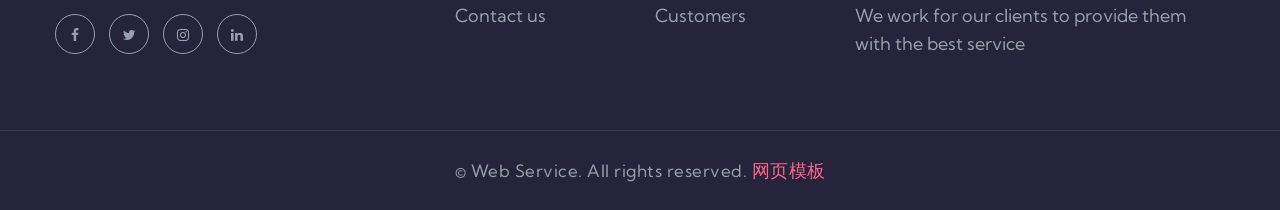
<file: contact.html>
<!doctype html>
<html lang="en">
  <head>
    <!-- Required meta tags -->
    <meta charset="utf-8">
    <meta name="viewport" content="width=device-width, initial-scale=1, shrink-to-fit=no">

    <title>Web service - Business Category Bootstrap Responsive Website Template - Contact</title>
    
    <link href="https://fonts.googleapis.com/css2?family=Pacifico&display=swap" rel="stylesheet">
    <link href="https://fonts.googleapis.com/css2?family=Kumbh+Sans:wght@300;400;700&display=swap" rel="stylesheet">

    <!-- Template CSS -->
    <link rel="stylesheet" href="assets/css/style-liberty.css">
  </head>
  <body>
<!--header-->
<header id="site-header" class="fixed-top">
  <div class="container">
      <nav class="navbar navbar-expand-lg navbar-dark stroke">
          <h1><a class="navbar-brand" href="index.html">
              Web service
              </a></h1>
          <!-- if logo is image enable this   
<a class="navbar-brand" href="#index.html">
    <img src="image-path" alt="Your logo" title="Your logo" style="height:35px;" />
</a> -->
          <button class="navbar-toggler  collapsed bg-gradient" type="button" data-toggle="collapse"
              data-target="#navbarTogglerDemo02" aria-controls="navbarTogglerDemo02" aria-expanded="false"
              aria-label="Toggle navigation">
              <span class="navbar-toggler-icon fa icon-expand fa-bars"></span>
              <span class="navbar-toggler-icon fa icon-close fa-times"></span>
              </span>
          </button>

          <div class="collapse navbar-collapse" id="navbarTogglerDemo02">
              <ul class="navbar-nav ml-auto mr-5">
                  <li class="nav-item @@home__active">
                      <a class="nav-link" href="index.html">Home <span class="sr-only">(current)</span></a>
                  </li>
                  <li class="nav-item @@about__active">
                      <a class="nav-link" href="about.html">About</a>
                  </li>
                  <li class="nav-item @@services__active">
                      <a class="nav-link" href="services.html">Services</a>
                  </li>
                  <li class="nav-item dropdown @@pages__active">
                      <a class="nav-link dropdown-toggle" href="#" id="navbarDropdown" role="button"
                          data-toggle="dropdown" aria-haspopup="true" aria-expanded="false">
                          Pages <span class="fa fa-angle-down"></span>
                      </a>
                      <div class="dropdown-menu" aria-labelledby="navbarDropdown">
                          <a class="dropdown-item @@b__active" href="blog.html">Blog posts</a>
                          <a class="dropdown-item @@bs__active" href="blog-single.html">Blog single</a>
                           <a class="dropdown-item @@error__active" href="error.html">404</a>
                          <a class="dropdown-item" href="landing-single.html"> Landing page</a>
                      </div>
                  </li>
                  <li class="nav-item active">
                      <a class="nav-link" href="contact.html">Contact</a>
                  </li>
                  <nav class="ml-lg-3">
                      <div class="search-bar">
                          <form action="#" method="GET" class="search">
                              <input type="search" class="search__input" name="search"
                                  placeholder="Search here.." onload="equalWidth()" required>
                              <span class="fa fa-search search__icon"></span>
                          </form>
                      </div>
                  </nav>
              </ul>
          </div>
          <!-- toggle switch for light and dark theme -->

          <div class="mobile-position">
              <nav class="navigation">
                  <div class="theme-switch-wrapper">
                      <label class="theme-switch" for="checkbox">
                          <input type="checkbox" id="checkbox">
                          <div class="mode-container py-1">
                              <i class="gg-sun"></i>
                              <i class="gg-moon"></i>
                          </div>
                      </label>
                  </div>
              </nav>
          </div>
          <!-- //toggle switch for light and dark theme -->
      </nav>
  </div>
</header>
<!--/header-->
<!-- Contact breadcrumb -->
<section class="w3l-about-breadcrumb">
    <div class="breadcrumb-bg breadcrumb-bg-about py-sm-5 pt-5 pb-4">
        <div class="container pt-lg-5 pt-md-3 py-lg-4 pb-md-3">
            <h2 class="title">Get in touch</h2>
            <ul class="breadcrumbs-custom-path mt-2">
                <li><a href="index.html">Home</a></li>
                <li class="mx-2">/ </li>
                <li class="active"> Contact </li>
            </ul>
        </div>
    </div>
</section>
<!-- //Contact breadcrumb -->
<!-- contacts -->
<section class="w3l-contact-7 pt-5" id="contact">
    <div class="contacts-9 pt-lg-5 pt-md-4">
        <div class="container">
            <div class="top-map">
                <div class="row map-content-9">
                    <div class="col-lg-8">
                        <p class="mb-4">Your email address will not be published. Required fields are marked *</p>
                        <form action="#" method="post" class="text-right">
                            <div class="form-grid">
                                <input type="text" name="w3lName" id="w3lName" placeholder="Name*" required="">
                                <input type="email" name="w3lSender" id="w3lSender" placeholder="Email*" required="">
                                <input type="text" name="w3lPhone" id="w3lPhone" placeholder="Phone number*"
                                    required="">
                                <input type="text" name="w3lSubject" id="w3lSubject" placeholder="Subject">
                            </div>
                            <textarea name="w3lMessage" id="w3lMessage" placeholder="Message"></textarea>
                            <button type="submit" class="btn btn-primary btn-style mt-3">Submit</button>
                        </form>
                    </div>
                    <div class="col-lg-4 cont-details">
                        <address>
                            <h5 class="">Our Office Address</h5>
                            <p><span class="fa fa-map-marker"></span>Style web design studio, 208 Trainer Avenue street,
                                Corner Market, NY - 62617 </p>
                            <p><span class="fa fa-phone"></span><a href="tel:+1(12) 366 411 4999"> +1(12) 366 411
                                    4999</a></p>
                            <p> mail@example.com</p>
                            <p> support@example.com</p>

                            <h5 class="mt-4 mb-3">Follow us on social media</h5>
                            <div class="main-social-footer-29">
                                <a href="#facebook" class="facebook"><span class="fa fa-facebook m-0"></span></a>
                                <a href="#twitter" class="twitter"><span class="fa fa-twitter m-0"></span></a>
                                <a href="#instagram" class="instagram"><span class="fa fa-instagram m-0"></span></a>
                                <a href="#linkedin" class="linkedin"><span class="fa fa-linkedin m-0"></span></a>
                            </div>
                        </address>
                    </div>
                </div>
            </div>
        </div>
        <div class="map mt-5">
            <iframe src="https://www.amap.com/" sandbox="" frameborder="0" style="border:0" allowfullscreen=""></iframe>
        </div>
    </div>
</section>
<!-- //contacts -->

  <!-- footer -->
  <section class="w3l-footer-29-main">
    <div class="footer-29 py-5">
      <div class="container py-lg-4">
        <div class="row footer-top-29">
          <div class="col-lg-4 col-md-6 col-sm-7 footer-list-29 footer-1 pr-lg-5">
            <div class="footer-logo mb-4">
              <a class="navbar-brand" href="index.html">
                Web service</a>
            </div>
            <p>We are real pros at digital and web design. We work for our clients to provide them with the best service
              and products. We value every project as we get invaluable experience.</p>
            <div class="main-social-footer-29 mt-4">
              <a href="#facebook" class="facebook"><span class="fa fa-facebook"></span></a>
              <a href="#twitter" class="twitter"><span class="fa fa-twitter"></span></a>
              <a href="#instagram" class="instagram"><span class="fa fa-instagram"></span></a>
              <a href="#linkedin" class="linkedin"><span class="fa fa-linkedin"></span></a>
            </div>
          </div>
          <div class="col-lg-2 col-md-6 col-sm-5 col-6 footer-list-29 footer-2 mt-sm-0 mt-5">

            <ul>
              <h6 class="footer-title-29">Useful Links</h6>
              <li><a href="about.html">About Us</a></li>
              <li><a href="blog.html"> Blog posts</a></li>
              <li><a href="#pricing"> Pricing plans</a></li>
              <li><a href="services.html">Services</a></li>
              <li><a href="contact.html">Contact us</a></li>
            </ul>
          </div>
          <div class="col-lg-2 col-md-6 col-sm-5 col-6 footer-list-29 footer-3 mt-lg-0 mt-5">
            <h6 class="footer-title-29">Resources</h6>
            <ul>
              <li><a href="#traning">Training</a></li>
              <li><a href="#marketplace">Marketplace</a></li>
              <li><a href="#experts">Our Experts</a></li>
              <li><a href="#platform">Platform</a></li>
              <li><a href="#customers"> Customers</a></li>
            </ul>

          </div>
          <div class="col-lg-4 col-md-6 col-sm-7 footer-list-29 footer-4 mt-lg-0 mt-5">
            <h6 class="footer-title-29">Instagram posts</h6>
            <div class="post1">
              <a href="#url" class="post-title">Practice Safe Design. Always Use...</a>
              <p>We work for our clients to provide them with the best service</p>
            </div>
            <div class="post1 mt-4">
              <a href="#url" class="post-title">How to Start when You... </a>
              <p>We work for our clients to provide them with the best service</p>
            </div>
          </div>
        </div>
      </div>
    </div>
    <!-- copyright -->
    <section class="w3l-copyright text-center">
      <div class="container">
        <p class="copy-footer-29">© Web Service. All rights reserved. <a target="_blank" href="http://www.mobanwang.com/" title="网页模板">网页模板</a></p>
      </div>

      <!-- move top -->
      <button onclick="topFunction()" id="movetop" title="Go to top">
        &#10548;
      </button>
      <script>
        // When the user scrolls down 20px from the top of the document, show the button
        window.onscroll = function () {
          scrollFunction()
        };

        function scrollFunction() {
          if (document.body.scrollTop > 20 || document.documentElement.scrollTop > 20) {
            document.getElementById("movetop").style.display = "block";
          } else {
            document.getElementById("movetop").style.display = "none";
          }
        }

        // When the user clicks on the button, scroll to the top of the document
        function topFunction() {
          document.body.scrollTop = 0;
          document.documentElement.scrollTop = 0;
        }
      </script>
      <!-- /move top -->
    </section>
    <!-- //copyright -->
  </section>
  <!-- //footer -->

  <script src="assets/js/jquery-3.3.1.min.js"></script> <!-- Common jquery plugin -->

  <script src="assets/js/theme-change.js"></script><!-- theme switch js (light and dark)-->

<script src="assets/js/circles.js"></script>

<!-- owlcarousel -->
<script src="assets/js/owl.carousel.js"></script>

<!-- script for tesimonials carousel slider -->
<script>
  $(document).ready(function () {
    $("#owl-demo1").owlCarousel({
      loop: true,
      nav: false,
      margin: 50,
      responsiveClass: true,
      responsive: {
        0: {
          items: 1,
          nav: false
        },
        992: {
          items: 2,
          nav: false
        }
      }
    })
  })
</script>
<!-- //script for tesimonials carousel slider -->

  <!-- faq -->
  <script>
    const items = document.querySelectorAll(".accordion button");

    function toggleAccordion() {
      const itemToggle = this.getAttribute('aria-expanded');

      for (i = 0; i < items.length; i++) {
        items[i].setAttribute('aria-expanded', 'false');
      }

      if (itemToggle == 'false') {
        this.setAttribute('aria-expanded', 'true');
      }
    }

    items.forEach(item => item.addEventListener('click', toggleAccordion));
  </script>
  <!-- //faq -->

  <!--/MENU-JS-->
  <script>
    $(window).on("scroll", function () {
      var scroll = $(window).scrollTop();

      if (scroll >= 80) {
        $("#site-header").addClass("nav-fixed");
      } else {
        $("#site-header").removeClass("nav-fixed");
      }
    });

    //Main navigation Active Class Add Remove
    $(".navbar-toggler").on("click", function () {
      $("header").toggleClass("active");
    });
    $(document).on("ready", function () {
      if ($(window).width() > 991) {
        $("header").removeClass("active");
      }
      $(window).on("resize", function () {
        if ($(window).width() > 991) {
          $("header").removeClass("active");
        }
      });
    });
  </script>
  <!--//MENU-JS-->

  <!-- disable body scroll which navbar is in active -->
  <script>
    $(function () {
      $('.navbar-toggler').click(function () {
        $('body').toggleClass('noscroll');
      })
    });
  </script>
  <!-- //disable body scroll which navbar is in active -->

  <!--bootstrap-->
  <script src="assets/js/bootstrap.min.js"></script>
  <!-- //bootstrap-->

  
</body>

  </html>
</file>
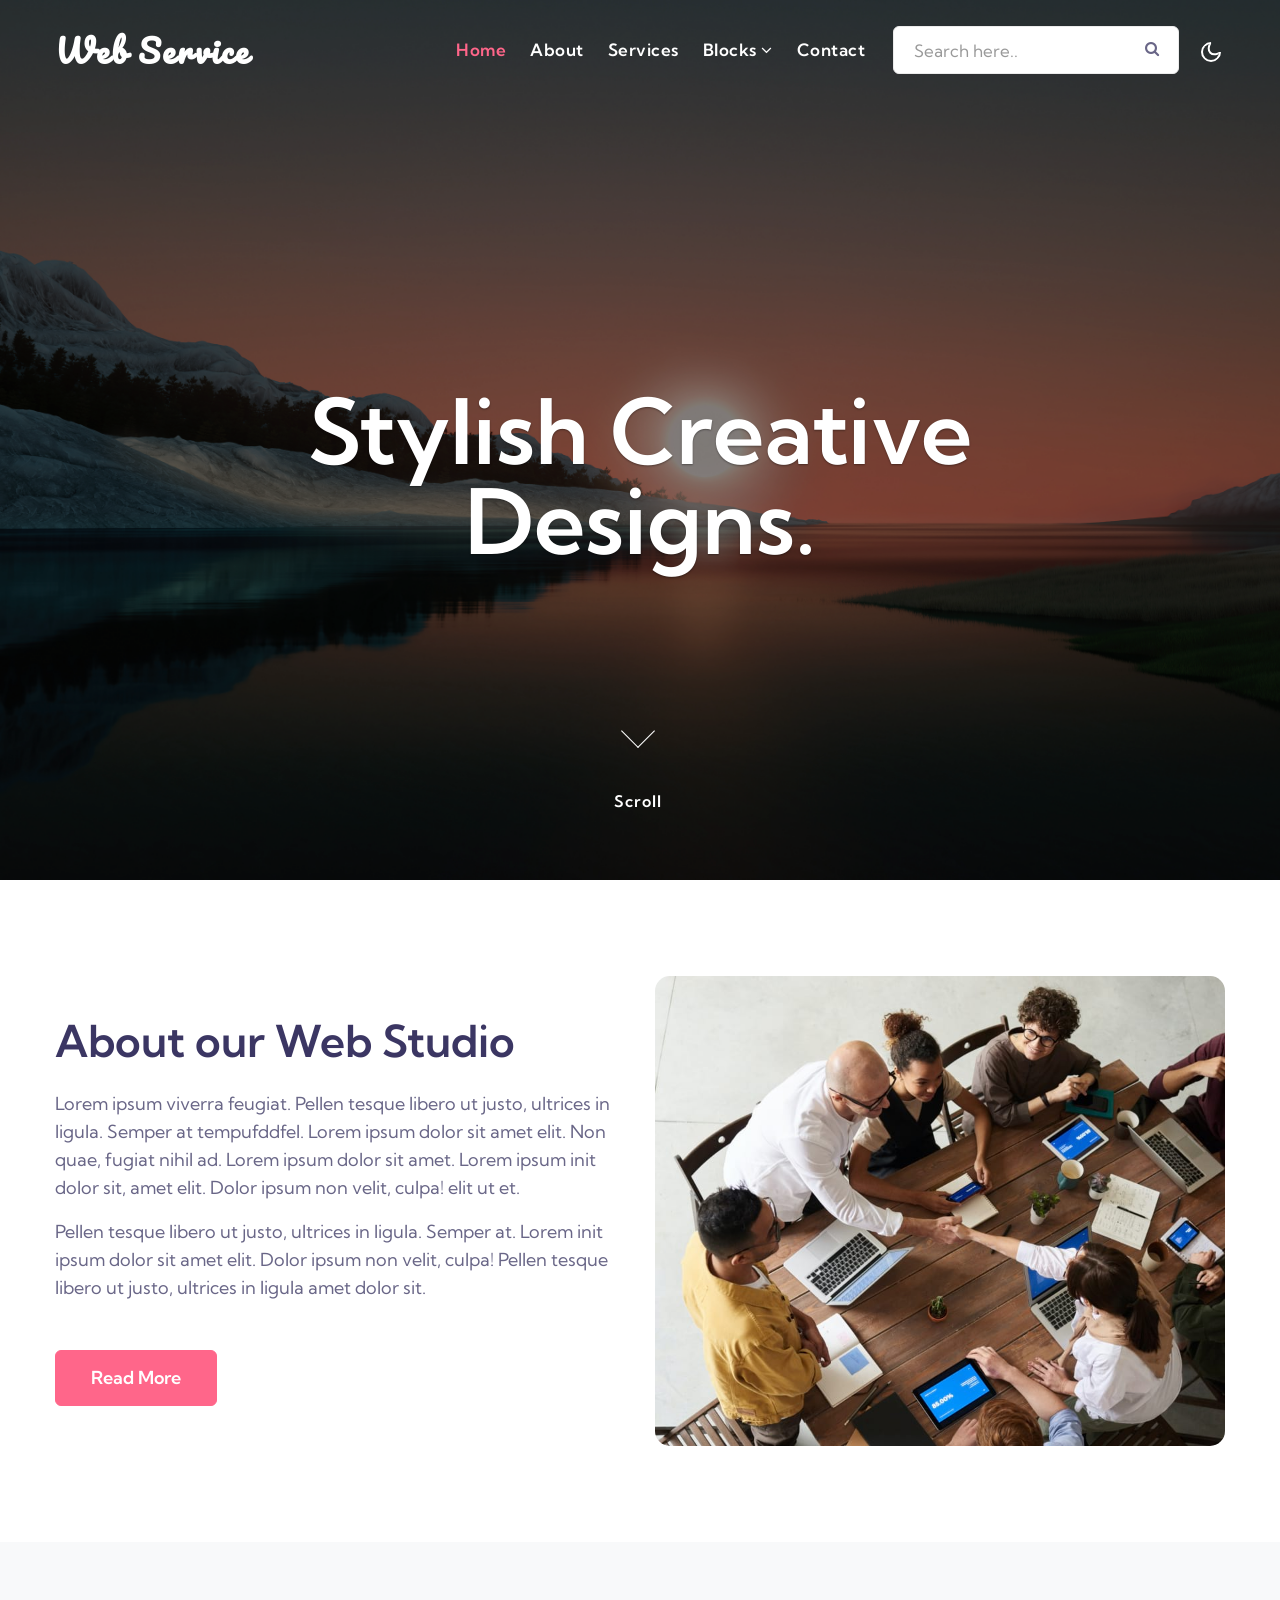
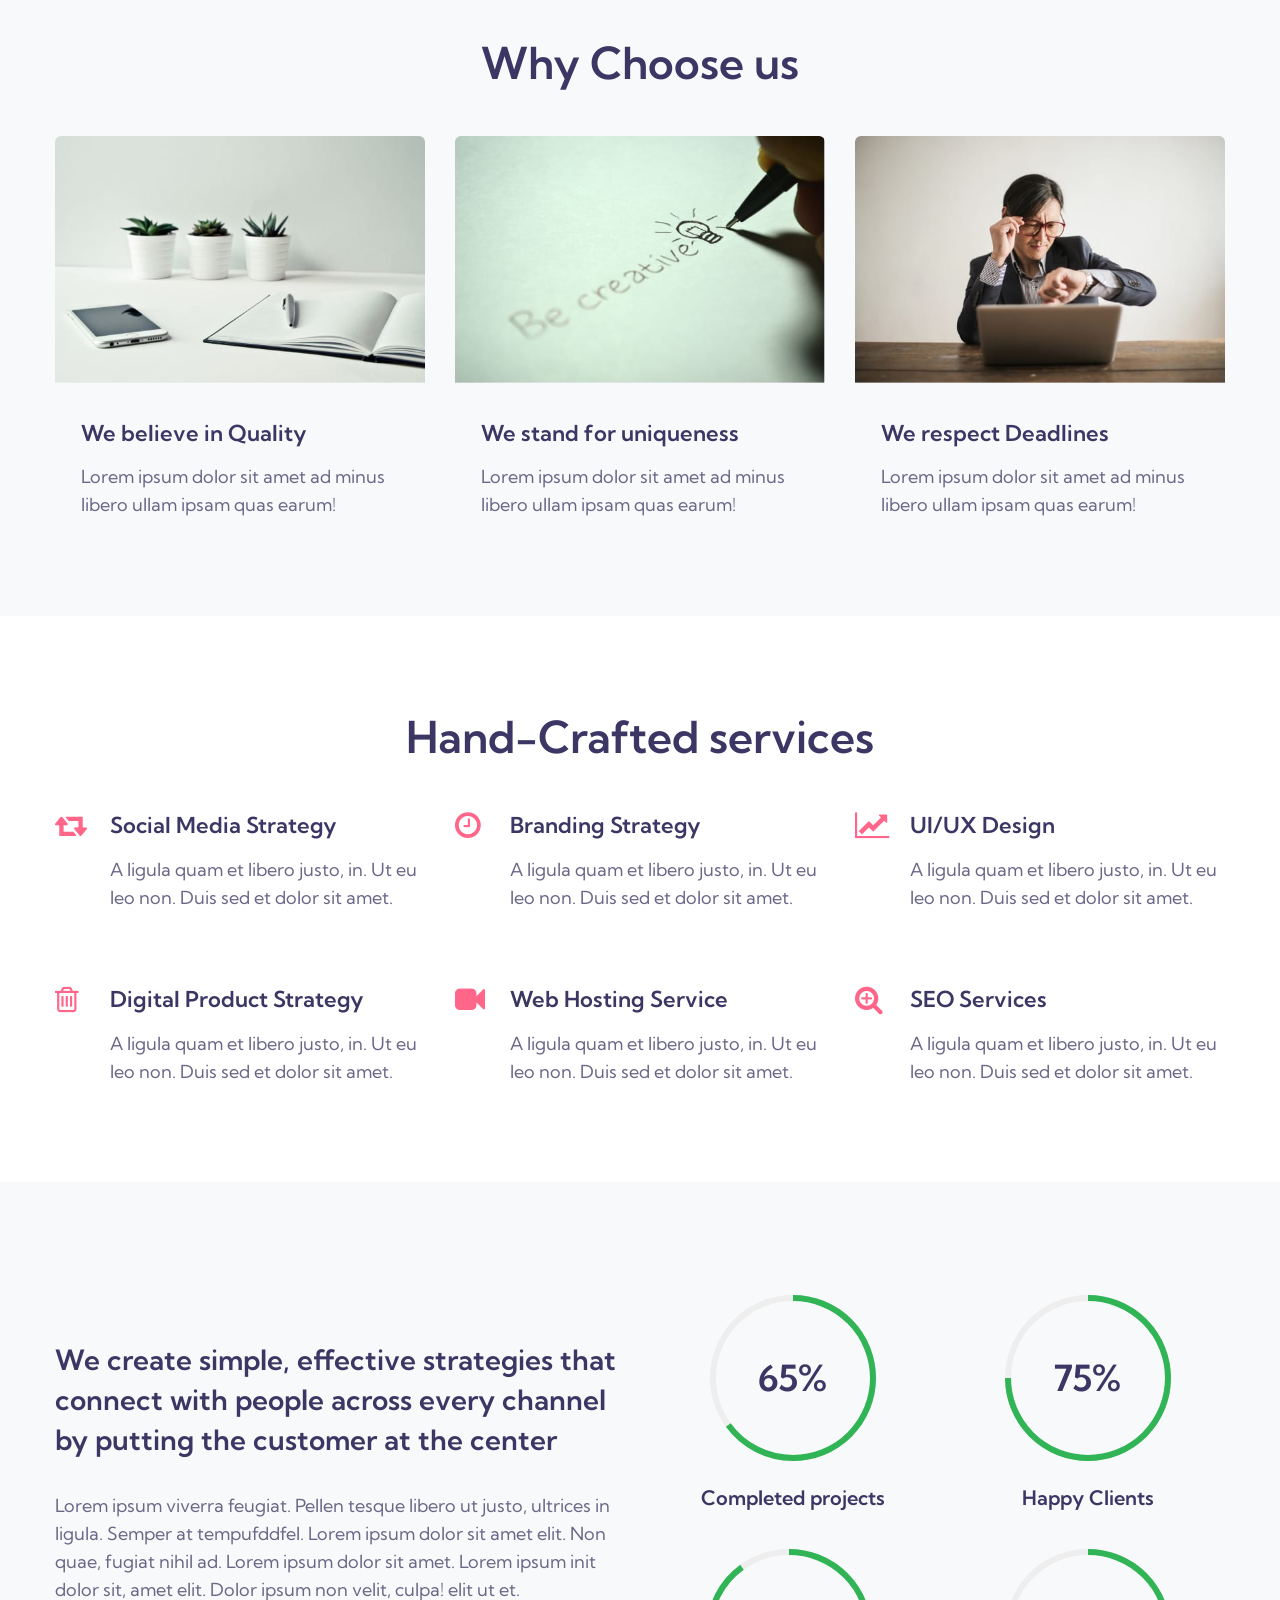
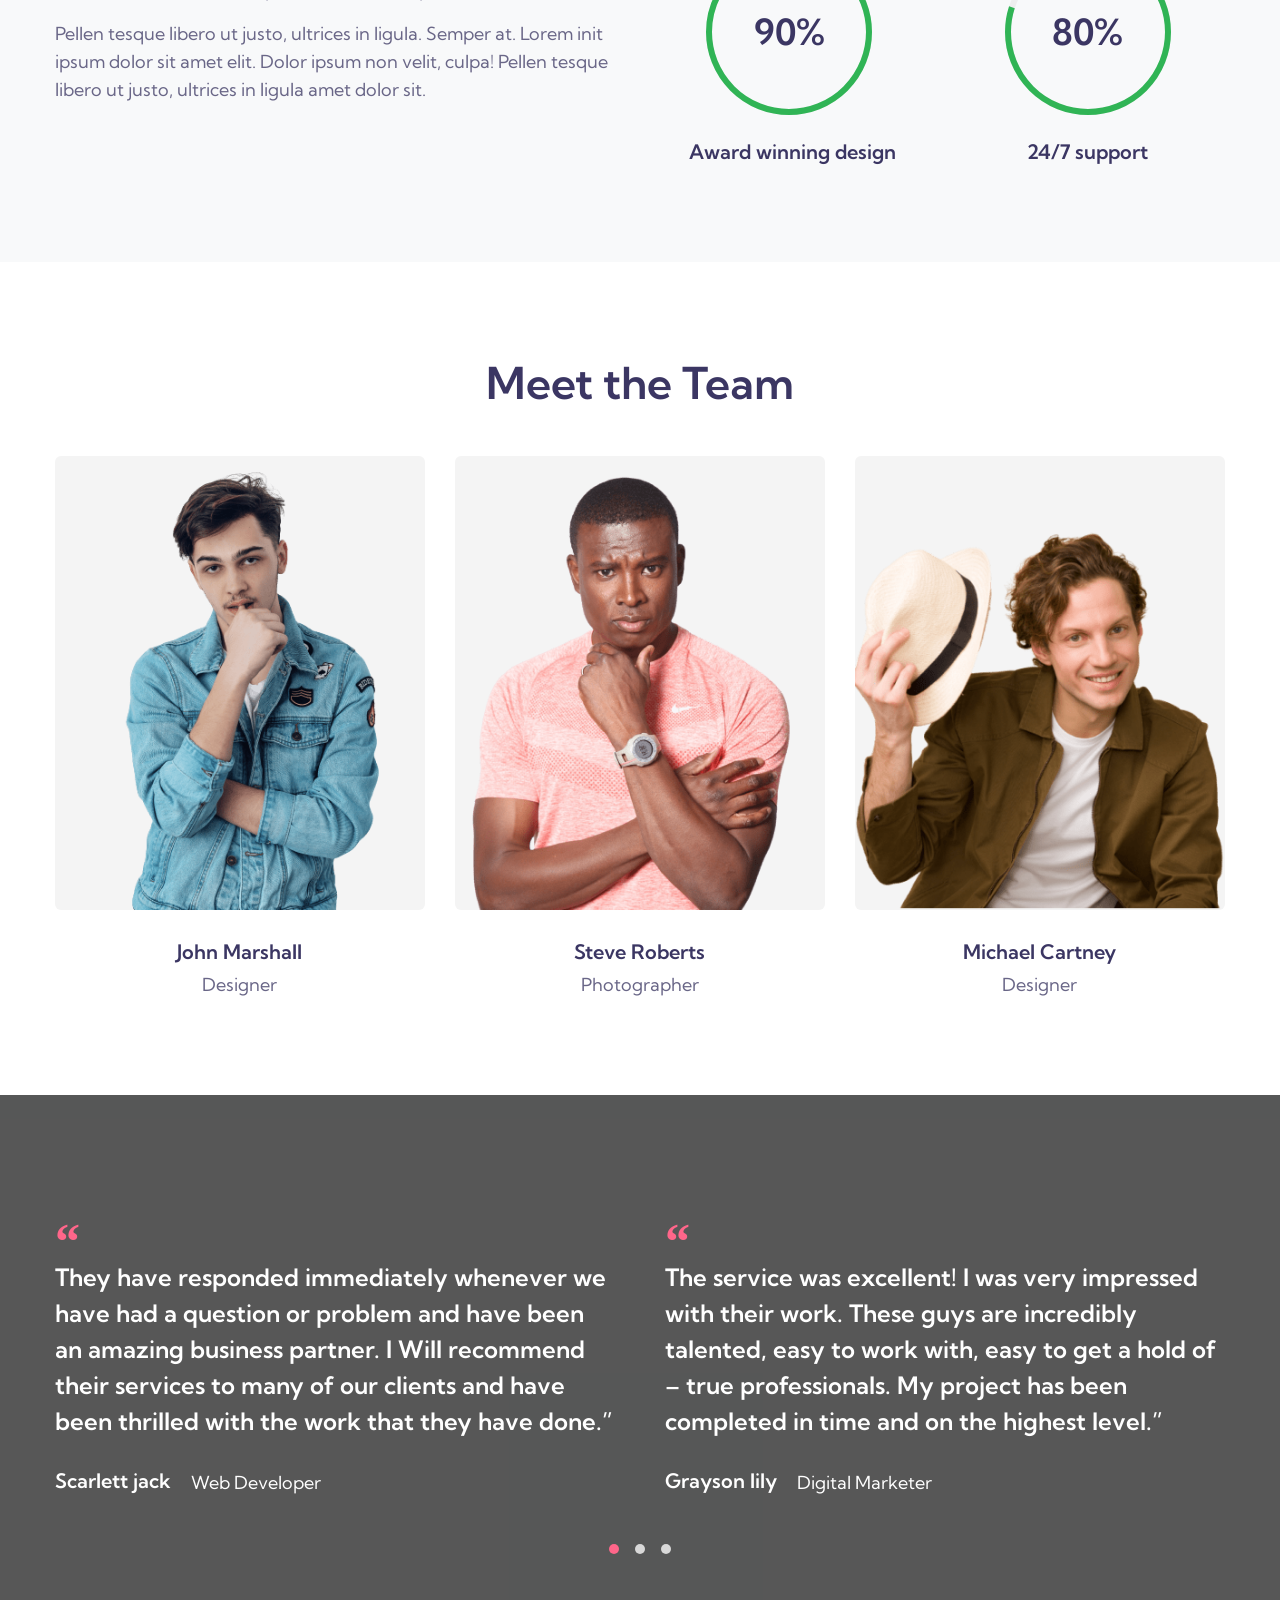
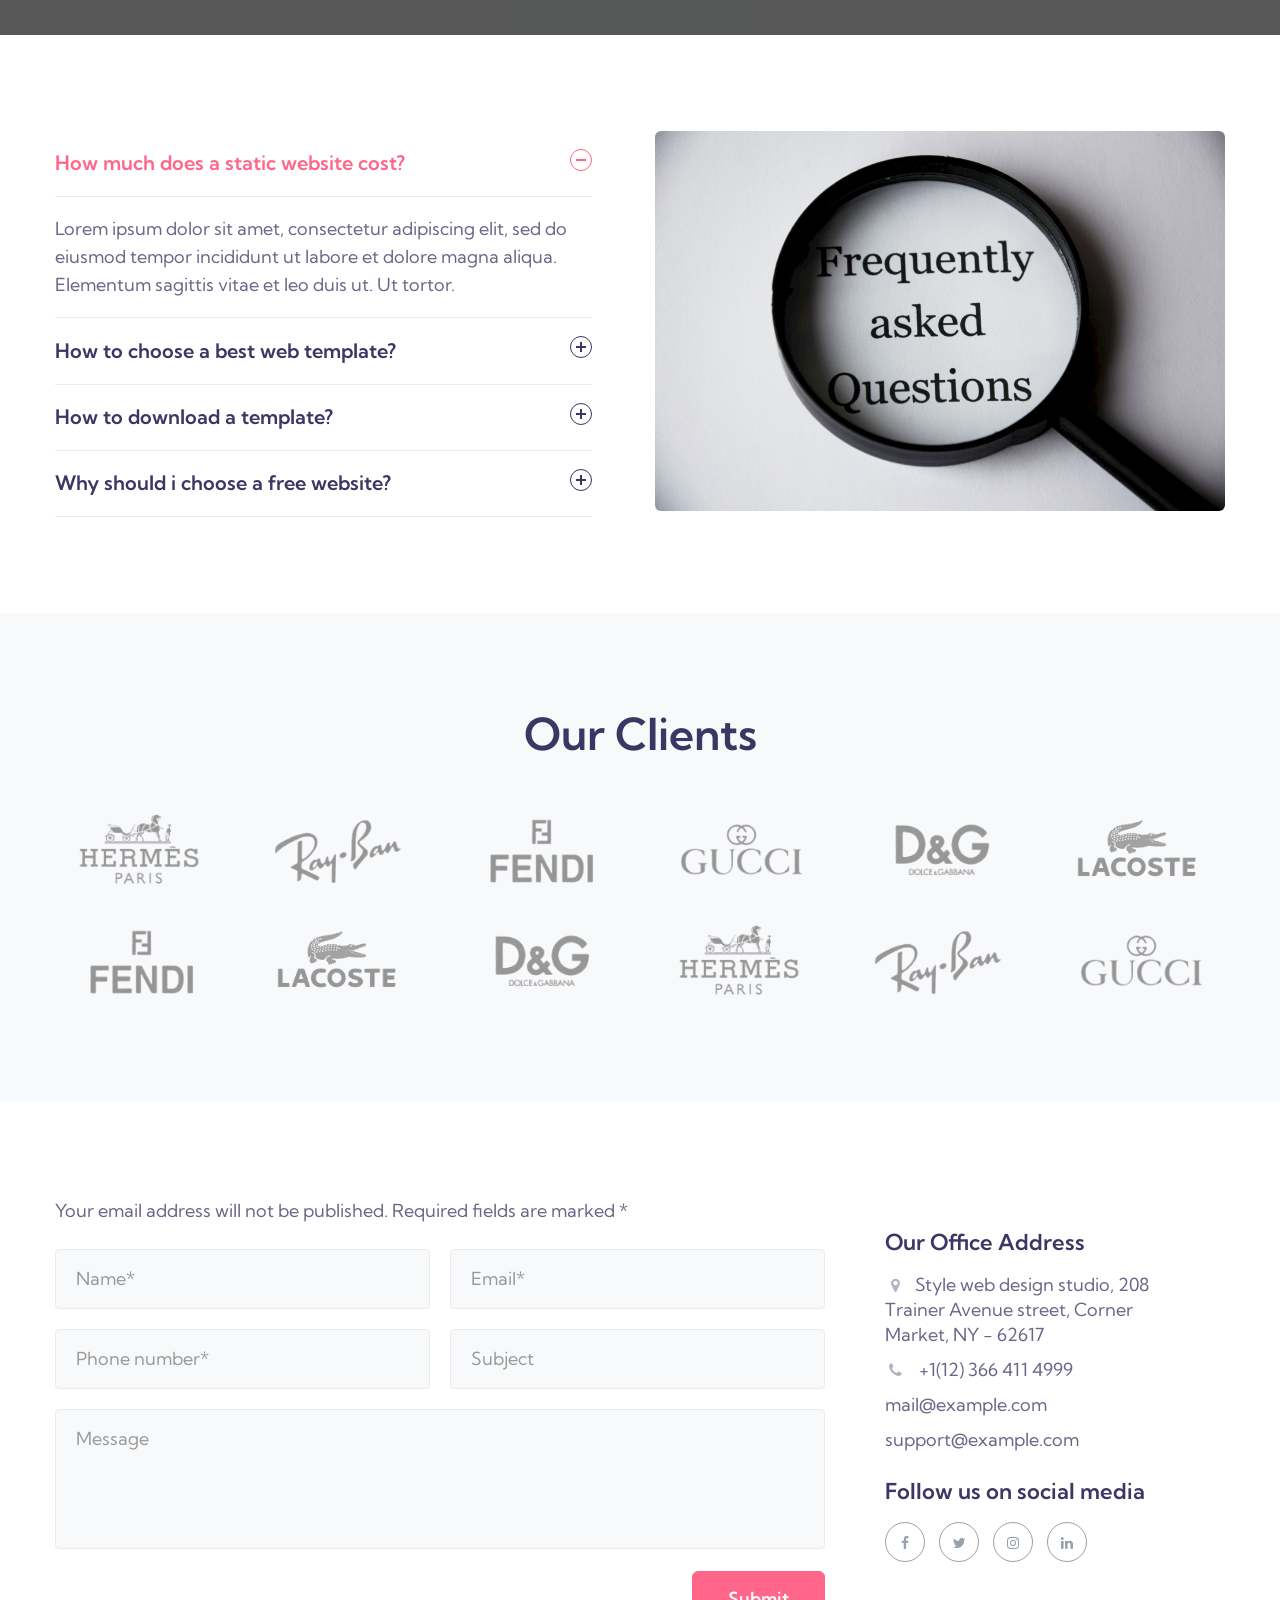
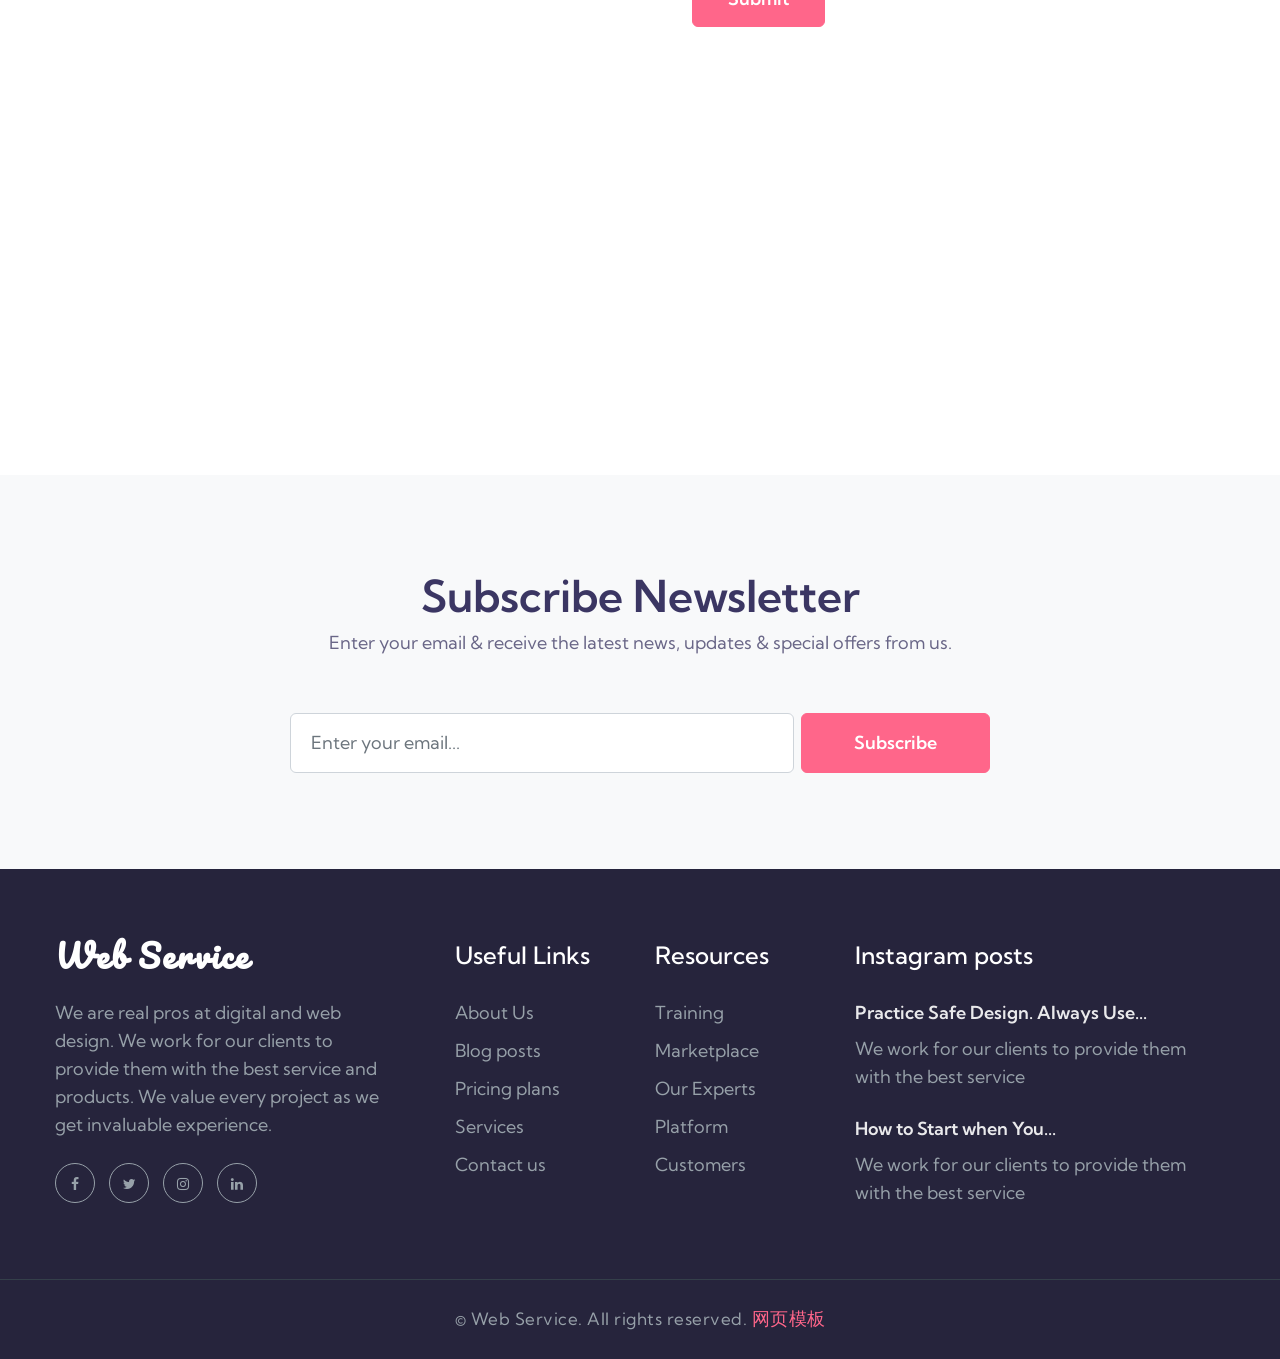
<file: landing-single.html>
<!doctype html>
<html lang="en">
  <head>
    <!-- Required meta tags -->
    <meta charset="utf-8">
    <meta name="viewport" content="width=device-width, initial-scale=1, shrink-to-fit=no">

    <title>Web service - Business Category Bootstrap Responsive Website Template - Landing</title>
    
    <link href="https://fonts.googleapis.com/css2?family=Pacifico&display=swap" rel="stylesheet">
    <link href="https://fonts.googleapis.com/css2?family=Kumbh+Sans:wght@300;400;700&display=swap" rel="stylesheet">

    <!-- Template CSS -->
    <link rel="stylesheet" href="assets/css/style-liberty.css">
  </head>
  <body>
<!--header-->
<header id="site-header" class="fixed-top">
    <div class="container">
        <nav class="navbar navbar-expand-lg navbar-dark stroke">
            <h1><a class="navbar-brand" href="index.html">
                Web service
                </a></h1>
            <!-- if logo is image enable this   
  <a class="navbar-brand" href="#index.html">
      <img src="image-path" alt="Your logo" title="Your logo" style="height:35px;" />
  </a> -->
            <button class="navbar-toggler  collapsed bg-gradient" type="button" data-toggle="collapse"
                data-target="#navbarTogglerDemo02" aria-controls="navbarTogglerDemo02" aria-expanded="false"
                aria-label="Toggle navigation">
                <span class="navbar-toggler-icon fa icon-expand fa-bars"></span>
                <span class="navbar-toggler-icon fa icon-close fa-times"></span>
                </span>
            </button>

            <div class="collapse navbar-collapse" id="navbarTogglerDemo02">
                <ul class="navbar-nav ml-auto mr-5">
                    <li class="nav-item active">
                        <a class="nav-link" href="index.html">Home <span class="sr-only">(current)</span></a>
                    </li>
                    <li class="nav-item">
                        <a class="nav-link" href="#about">About</a>
                    </li>
                    <li class="nav-item">
                        <a class="nav-link" href="#moreservices">Services</a>
                    </li>
                    <li class="nav-item dropdown">
                        <a class="nav-link dropdown-toggle" href="#" id="navbarDropdown" role="button"
                            data-toggle="dropdown" aria-haspopup="true" aria-expanded="false">
                            Blocks <span class="fa fa-angle-down"></span>
                        </a>
                        <div class="dropdown-menu" aria-labelledby="navbarDropdown">
                            <a class="dropdown-item" href="#why">Why choose us</a>
                            <a class="dropdown-item" href="#stats">Statistics</a>
                             <a class="dropdown-item" href="#team">Team members</a>
                             <a class="dropdown-item" href="#testimonials">Testimonials</a>
                             <a class="dropdown-item" href="#faq">Our Faq's</a>
                             <a class="dropdown-item" href="#clients">Our Clients</a>
                             <a class="dropdown-item" href="#newsletter">Newsletter</a>
                        </div>
                    </li>
                    <li class="nav-item">
                        <a class="nav-link" href="#contact">Contact</a>
                    </li>
                    <nav class="ml-lg-3">
                        <div class="search-bar">
                            <form action="#" method="GET" class="search">
                                <input type="search" class="search__input" name="search"
                                    placeholder="Search here.." onload="equalWidth()" required>
                                <span class="fa fa-search search__icon"></span>
                            </form>
                        </div>
                    </nav>
                </ul>
            </div>
            <!-- toggle switch for light and dark theme -->

            <div class="mobile-position">
                <nav class="navigation">
                    <div class="theme-switch-wrapper">
                        <label class="theme-switch" for="checkbox">
                            <input type="checkbox" id="checkbox">
                            <div class="mode-container py-1">
                                <i class="gg-sun"></i>
                                <i class="gg-moon"></i>
                            </div>
                        </label>
                    </div>
                </nav>
            </div>
            <!-- //toggle switch for light and dark theme -->
        </nav>
    </div>
</header>
<!--/header-->
<!-- banner section -->
<section id="home" class="w3l-banner py-5">
    <div class="container py-lg-5 mt-lg-5">
        <div class="py-lg-4 my-2">
            <div class="banner-info-grid mt-lg-5">
                <h3 class="mb-4">Stylish Creative Designs.</h3>
                <section id="bottom" class="demo">
                    <a href="#bottom"><span></span>Scroll</a>
                  </section>
            </div>
        </div>
    </div>
</section>
<!-- //banner section -->
<!-- about page about section -->
<section class="w3l-aboutblock1" id="about">
    <div class="midd-w3 py-5">
        <div class="container py-lg-5 py-md-3 py-2">
            <div class="row">
                <div class="col-lg-6 mb-lg-0 mb-md-5 mb-5 align-self">
                    <h3 class="title-big mx-0">About our Web Studio </h3>
                    <p class="mt-md-4 mt-3">Lorem ipsum viverra feugiat. Pellen tesque libero ut justo,
                        ultrices in ligula. Semper at tempufddfel. Lorem ipsum dolor sit amet
                        elit. Non quae, fugiat nihil ad. Lorem ipsum dolor sit amet. Lorem ipsum init
                        dolor sit, amet elit. Dolor ipsum non velit, culpa! elit ut et.</p>
                    <p class="mt-3">Pellen tesque libero ut justo,
                        ultrices in ligula. Semper at. Lorem init ipsum dolor sit amet elit. Dolor ipsum non velit,
                        culpa! Pellen tesque libero ut justo, ultrices in ligula amet dolor sit.</p>
                    <a href="#about" class="btn btn-primary btn-style mt-md-5 mt-4">Read More</a>
                </div>
                <div class="col-lg-6">
                    <div class="position-relative">
                        <img src="assets/images/about.jpg" alt="" class="radius-image-full img-fluid">
                    </div>
                </div>
            </div>
        </div>
    </div>
</section>
<!-- //about page about section -->
<!--  services section -->
<div class="w3l-servicesblock2" id="why">
    <section id="grids5-block" class="py-5">
        <div class="container py-lg-5 py-md-4 py-2">
            <h3 class="title-big text-center">Why Choose us</h3>
            <div class="row mt-lg-5 mt-4">
                <div class="col-lg-4 col-md-6">
                    <div class="grids5-info">
                        <a href="#service" class="d-block zoom"><img src="assets/images/service1.jpg" alt=""
                                class="img-fluid service-image" /></a>
                        <div class="blog-info">
                            <h4><a href="#service">We believe in Quality</a></h4>
                            <p class="mt-sm-3 mt-2">Lorem ipsum dolor sit amet ad minus libero ullam ipsam quas earum!</p>
                        </div>
                    </div>
                </div>
                <div class="col-lg-4 col-md-6 mt-md-0 mt-5">
                    <div class="grids5-info">
                        <a href="#service" class="d-block zoom"><img src="assets/images/service2.jpg" alt=""
                                class="img-fluid service-image" /></a>
                        <div class="blog-info">
                            <h4><a href="#service">We stand for uniqueness</a></h4>
                            <p class="mt-sm-3 mt-2">Lorem ipsum dolor sit amet ad minus libero ullam ipsam quas earum!</p>
                        </div>
                    </div>
                </div>
                <div class="col-lg-4 col-md-6 mt-md-0 mt-5">
                    <div class="grids5-info">
                        <a href="#service" class="d-block zoom"><img src="assets/images/service3.jpg" alt=""
                                class="img-fluid service-image" /></a>
                        <div class="blog-info">
                            <h4><a href="#service">We respect Deadlines</a></h4>
                            <p class="mt-sm-3 mt-2">Lorem ipsum dolor sit amet ad minus libero ullam ipsam quas earum!</p>
                        </div>
                    </div>
                </div>
            </div>
        </div>
    </section>
</div>
<!--  //services section -->
<section class="w3l-servicesblock1 py-5" id="moreservices">
    <div class="container py-lg-5 py-md-4 py-2">
        <h3 class="title-big text-center">Hand-Crafted services</h3>
        <div class="grids-area-hny main-cont-wthree-fea row mt-lg-5 mt-4 pb-lg-0 pb-2">
            <div class="col-lg-4 col-md-6 grids-feature">
                <div class="area-box">
                    <span class="fa fa-retweet mt-0"></span>
                    <div class="area-box-info">
                        <h4><a href="#feature" class="title-head">Social Media Strategy</a></h4>
                        <p class="mt-sm-3 mt-2">A ligula quam et libero justo,  in. Ut eu leo non. Duis
                            sed et dolor sit amet.</p>
                    </div>
                </div>
            </div>
            <div class="col-lg-4 col-md-6 grids-feature mt-md-0 mt-5">
                <div class="area-box">
                    <span class="fa fa-clock-o mt-0"></span>
                    <div class="area-box-info">
                        <h4><a href="#feature" class="title-head">Branding Strategy</a></h4>
                        <p class="mt-sm-3 mt-2">A ligula quam et libero justo,  in. Ut eu leo non. Duis
                            sed et dolor sit amet.</p>
                    </div>
                </div>
            </div>
            <div class="col-lg-4 col-md-6 grids-feature mt-lg-0 mt-5">
                <div class="area-box">
                    <span class="fa fa-line-chart mt-0"></span>
                    <div class="area-box-info">
                        <h4><a href="#feature" class="title-head">UI/UX Design</a></h4>
                        <p class="mt-sm-3 mt-2">A ligula quam et libero justo,  in. Ut eu leo non. Duis
                            sed et dolor sit amet.</p>
                    </div>
                </div>
            </div>
            <div class="col-lg-4 col-md-6 grids-feature mt-5 pt-lg-4">
                <div class="area-box">
                    <span class="fa fa-trash-o mt-0"></span>
                    <div class="area-box-info">
                        <h4><a href="#feature" class="title-head">Digital Product Strategy</a></h4>
                        <p class="mt-sm-3 mt-2">A ligula quam et libero justo,  in. Ut eu leo non. Duis
                            sed et dolor sit amet.</p>
                    </div>
                </div>
            </div>
            <div class="col-lg-4 col-md-6 grids-feature mt-5 pt-lg-4">
                <div class="area-box">
                    <span class="fa fa-video-camera mt-0"></span>
                    <div class="area-box-info">
                        <h4><a href="#feature" class="title-head">Web Hosting Service</a></h4>
                        <p class="mt-sm-3 mt-2">A ligula quam et libero justo,  in. Ut eu leo non. Duis
                            sed et dolor sit amet.</p>
                    </div>
                </div>
            </div>
            <div class="col-lg-4 col-md-6 grids-feature mt-5 pt-lg-4">
                <div class="area-box">
                    <span class="fa fa-search-plus mt-0"></span>
                    <div class="area-box-info">
                        <h4><a href="#feature" class="title-head">SEO Services</a></h4>
                        <p class="mt-sm-3 mt-2">A ligula quam et libero justo,  in. Ut eu leo non. Duis
                            sed et dolor sit amet.</p>
                    </div>
                </div>
            </div>
        </div>
    </div>
</section>
<!-- about page about section -->
<section class="w3l-aboutblock2" id="stats">
    <div class="midd-w3 py-5">
        <div class="container py-lg-5 py-md-3 py-2">
            <div class="row">
                <div class="col-lg-6 mb-lg-0 mb-md-5 mb-4 align-self">
                    <h3 class="title-left mx-0">We create simple, effective strategies that connect with people across
                        every channel by putting the customer at the center </h3>
                    <p class="pt-lg-2 mt-md-4 mt-3">Lorem ipsum viverra feugiat. Pellen tesque libero ut justo,
                        ultrices in ligula. Semper at tempufddfel. Lorem ipsum dolor sit amet
                        elit. Non quae, fugiat nihil ad. Lorem ipsum dolor sit amet. Lorem ipsum init
                        dolor sit, amet elit. Dolor ipsum non velit, culpa! elit ut et.</p>
                    <p class="mt-3">Pellen tesque libero ut justo,
                        ultrices in ligula. Semper at. Lorem init ipsum dolor sit amet elit. Dolor ipsum non velit,
                        culpa! Pellen tesque libero ut justo, ultrices in ligula amet dolor sit.</p>
                </div>
                <div class="col-lg-6">
                    <div class="position-relative">
                        <div class="progress-circles">
                            <div class="circle1">
                                <div id="progress" data-dimension="200" data-text="65%" data-fontsize="36"
                                    data-percent="65" data-fgcolor="#30B455" data-bgcolor="#eee" data-width="15"
                                    data-bordersize="5" data-animationstep="2"></div>
                                <h4>Completed projects</h4>
                            </div>
                            <div class="circle1">
                                <div id="progress1" data-dimension="200" data-text="75%" data-fontsize="36"
                                    data-percent="75" data-fgcolor="#30B455" data-bgcolor="#eee" data-width="15"
                                    data-bordersize="5" data-animationstep="2"></div>
                                <h4>Happy Clients</h4>
                            </div>
                            <div class="circle1">
                                <div id="progress2" data-dimension="200" data-text="90%" data-fontsize="36"
                                    data-percent="90" data-fgcolor="#30B455" data-bgcolor="#eee" data-width="15"
                                    data-bordersize="5" data-animationstep="2"></div>
                                <h4>Award winning design</h4>
                            </div>
                            <div class="circle1">
                                <div id="progress3" data-dimension="200" data-text="80%" data-fontsize="36"
                                    data-percent="80" data-fgcolor="#30B455" data-bgcolor="#eee" data-width="15"
                                    data-bordersize="5" data-animationstep="2"></div>
                                <h4>24/7 support</h4>
                            </div>
                        </div>
                    </div>
                </div>
            </div>
        </div>
    </div>
</section>
<!-- //about page about section -->
<section class="w3l-team py-5" id="team">
    <div class="container py-lg-5 py-md-4 py-2">
        <h3 class="title-big text-center mx-0 mb-lg-5 mb-4">Meet the Team </h3>
        <div class="row team-row">
            <div class="col-lg-4 col-sm-6 team-wrap">
                <div class="team-member text-center">
                    <div class="team-img">
                        <img src="assets/images/team1.png" alt="" class="img-fluid radius-image" />
                        <div class="overlay">
                            <div class="team-details text-center">
                                <p>
                                    Our web design team will spend time with our digital marketing team.
                                </p>
                                <div class="socials mt-4">
                                    <a href="#"><i class="fa fa-facebook"></i></a>
                                    <a href="#"><i class="fa fa-twitter"></i></a>
                                    <a href="#"><i class="fa fa-google-plus"></i></a>
                                    <a href="#"><i class="fa fa-envelope"></i></a>
                                </div>
                            </div>
                        </div>
                    </div>
                    <a href="#team"><h6 class="team-title">John Marshall</h6></a>
                    <p>Designer</p>
                </div>
            </div>
            <!-- end team member -->

            <div class="col-lg-4 col-sm-6 team-wrap mt-sm-0 mt-5">
                <div class="team-member text-center">
                    <div class="team-img">
                        <img src="assets/images/team2.png" alt="" class="img-fluid radius-image" />
                        <div class="overlay">
                            <div class="team-details text-center">
                                <p>
                                    Our web design team will spend time with our digital marketing team.
                                </p>
                                <div class="socials mt-4">
                                    <a href="#"><i class="fa fa-facebook"></i></a>
                                    <a href="#"><i class="fa fa-twitter"></i></a>
                                    <a href="#"><i class="fa fa-google-plus"></i></a>
                                    <a href="#"><i class="fa fa-envelope"></i></a>
                                </div>
                            </div>
                        </div>
                    </div>
                    <a href="#team"><h6 class="team-title">Steve Roberts</h6></a>
                    <p>Photographer</p>
                </div>
            </div>
            <!-- end team member -->

            <div class="col-lg-4 col-sm-6 team-wrap mt-lg-0 mt-5">
                <div class="team-member last text-center">
                    <div class="team-img">
                        <img src="assets/images/team3.png" alt="" class="img-fluid radius-image" />
                        <div class="overlay">
                            <div class="team-details text-center">
                                <p>
                                    Our web design team will spend time with our digital marketing team.
                                </p>
                                <div class="socials mt-4">
                                    <a href="#"><i class="fa fa-facebook"></i></a>
                                    <a href="#"><i class="fa fa-twitter"></i></a>
                                    <a href="#"><i class="fa fa-google-plus"></i></a>
                                    <a href="#"><i class="fa fa-envelope"></i></a>
                                </div>
                            </div>
                        </div>
                    </div>
                    <a href="#team"><h6 class="team-title">Michael Cartney</h6></a>
                    <p>Designer</p>
                </div>
            </div>
            <!-- end team member -->

        </div>
    </div>
</section>
<!-- home page about section -->
<section class="w3l-testimonials" id="testimonials">
    <div class="midd-w3 py-5">
        <div class="container py-lg-5 py-md-3">
            <div id="owl-demo1" class="owl-carousel owl-theme mt-4 py-2 mb-4">
                <div class="item">
                    <div class="testimonial-content">
                        <div class="testimonial">
                            <blockquote>
                                <q>They have responded immediately whenever we have had a question or problem and have
                                    been an amazing business partner. I Will recommend their services to
                                    many of our clients and have been thrilled with the work that they have done.</q>
                            </blockquote>
                            <div class="testi-des">
                                <div class="peopl align-self">
                                    <h3>Scarlett jack</h3>
                                    <p class="identity">Web Developer</p>
                                </div>
                            </div>
                        </div>
                    </div>
                </div>
                <div class="item">
                    <div class="testimonial-content">
                        <div class="testimonial">
                            <blockquote>
                                <q>The service was excellent! I was very impressed with their work. These guys are
                                    incredibly talented, easy to work with, easy to get a hold of – true professionals.
                                    My project has been completed in time and on the highest level.</q>
                            </blockquote>
                            <div class="testi-des">
                                <div class="peopl align-self">
                                    <h3>Grayson lily</h3>
                                    <p class="identity">Digital Marketer</p>
                                </div>
                            </div>
                        </div>
                    </div>
                </div>
                <div class="item">
                    <div class="testimonial-content">
                        <div class="testimonial">
                            <blockquote>
                                <q>They have responded immediately whenever we have had a question or problem and have
                                    been an amazing business partner. I Will recommend their services to
                                    many of our clients and have been thrilled with the work that they have done.</q>
                            </blockquote>
                            <div class="testi-des">
                                <div class="peopl align-self">
                                    <h3>Scarlett jack</h3>
                                    <p class="identity">Web Developer</p>
                                </div>
                            </div>
                        </div>
                    </div>
                </div>
                <div class="item">
                    <div class="testimonial-content">
                        <div class="testimonial">
                            <blockquote>
                                <q>The service was excellent! I was very impressed with their work. These guys are
                                    incredibly talented, easy to work with, easy to get a hold of – true professionals.
                                    My project has been completed in time and on the highest level.</q>
                            </blockquote>
                            <div class="testi-des">
                                <div class="peopl align-self">
                                    <h3>Grayson lily</h3>
                                    <p class="identity">Digital Marketer</p>
                                </div>
                            </div>
                        </div>
                    </div>
                </div>
                <div class="item">
                    <div class="testimonial-content">
                        <div class="testimonial">
                            <blockquote>
                                <q>They have responded immediately whenever we have had a question or problem and have
                                    been an amazing business partner. I Will recommend their services to
                                    many of our clients and have been thrilled with the work that they have done.</q>
                            </blockquote>
                            <div class="testi-des">
                                <div class="peopl align-self">
                                    <h3>Scarlett jack</h3>
                                    <p class="identity">Web Developer</p>
                                </div>
                            </div>
                        </div>
                    </div>
                </div>
                <div class="item">
                    <div class="testimonial-content">
                        <div class="testimonial">
                            <blockquote>
                                <q>The service was excellent! I was very impressed with their work. These guys are
                                    incredibly talented, easy to work with, easy to get a hold of – true professionals.
                                    My project has been completed in time and on the highest level.</q>
                            </blockquote>
                            <div class="testi-des">
                                <div class="peopl align-self">
                                    <h3>Grayson lily</h3>
                                    <p class="identity">Digital Marketer</p>
                                </div>
                            </div>
                        </div>
                    </div>
                </div>
            </div>
        </div>
    </div>
</section>
<!-- //home page about section -->

<div class="w3l-faq-block py-5" id="faq">
    <div class="container py-lg-5">
        <div class="row">
            <div class="col-lg-6 pr-lg-5">
                <div class="accordion">
                    <div class="accordion-item">
                        <button id="accordion-button-1" aria-expanded="true"><span class="accordion-title">How much does
                                a static website cost?</span><span class="icon" aria-hidden="true"></span></button>
                        <div class="accordion-content">
                            <p>Lorem ipsum dolor sit amet, consectetur adipiscing elit, sed do eiusmod tempor
                                incididunt ut labore et dolore magna aliqua. Elementum sagittis vitae et leo duis
                                ut. Ut tortor.</p>
                        </div>
                    </div>
                    <div class="accordion-item">
                        <button id="accordion-button-2" aria-expanded="false"><span class="accordion-title">How to
                                choose a best web template?</span><span class="icon" aria-hidden="true"></span></button>
                        <div class="accordion-content">
                            <p>Lorem ipsum dolor sit amet, consectetur adipiscing elit, sed do eiusmod tempor
                                incididunt ut labore et dolore magna aliqua. Elementum sagittis vitae et leo duis
                                ut. Ut pretium.</p>
                        </div>
                    </div>
                    <div class="accordion-item">
                        <button id="accordion-button-3" aria-expanded="false"><span class="accordion-title">How to download a template?</span><span class="icon" aria-hidden="true"></span></button>
                        <div class="accordion-content">
                            <p>Lorem ipsum dolor sit amet, consectetur adipiscing elit, sed do eiusmod tempor
                                incididunt ut labore et dolore magna aliqua. Elementum sagittis vitae et leo duis
                                ut. Ut tortor.</p>
                        </div>
                    </div>
                    <div class="accordion-item">
                        <button id="accordion-button-4" aria-expanded="false"><span class="accordion-title">Why should i choose a free website?</span><span class="icon" aria-hidden="true"></span></button>
                        <div class="accordion-content">
                            <p>Lorem ipsum dolor sit amet, consectetur adipiscing elit, sed do eiusmod tempor
                                incididunt ut labore et dolore magna aliqua. Elementum sagittis vitae et leo duis
                                ut. Ut potenti.</p>
                        </div>
                    </div>
                </div>
            </div>
            <div class="col-lg-6 mt-lg-0 mt-sm-5 mt-4">
                <img src="assets/images/faq.jpg" alt="" class="img-fluid radius-image">
            </div>
        </div>
    </div>
</div>

<section class="w3l-clients py-5" id="clients">
    <div class="call-w3 py-lg-5 py-md-4 py-2">
        <div class="container">
            <h3 class="title-big text-center">Our Clients</h3>
            <div class="company-logos text-center mt-sm-5 mt-4">
                <div class="row logos">
                    <div class="col-lg-2 col-md-3 col-4">
                        <img src="assets/images/brand1.png" alt="" class="img-fluid">
                    </div>
                    <div class="col-lg-2 col-md-3 col-4">
                        <img src="assets/images/brand2.png" alt="" class="img-fluid">
                    </div>
                    <div class="col-lg-2 col-md-3 col-4">
                        <img src="assets/images/brand3.png" alt="" class="img-fluid">
                    </div>
                    <div class="col-lg-2 col-md-3 col-4 mt-md-0 mt-4">
                        <img src="assets/images/brand4.png" alt="" class="img-fluid">
                    </div>
                    <div class="col-lg-2 col-md-3 col-4 mt-lg-0 mt-4">
                        <img src="assets/images/brand5.png" alt="" class="img-fluid">
                    </div>
                    <div class="col-lg-2 col-md-3 col-4 mt-lg-0 mt-4">
                        <img src="assets/images/brand6.png" alt="" class="img-fluid">
                    </div>
                    <div class="col-lg-2 col-md-3 col-4 mt-4">
                        <img src="assets/images/brand3.png" alt="" class="img-fluid">
                    </div>
                    <div class="col-lg-2 col-md-3 col-4 mt-4">
                        <img src="assets/images/brand6.png" alt="" class="img-fluid">
                    </div>
                    <div class="col-lg-2 col-md-3 col-4 mt-4">
                        <img src="assets/images/brand5.png" alt="" class="img-fluid">
                    </div>
                    <div class="col-lg-2 col-md-3 col-4 mt-4">
                        <img src="assets/images/brand1.png" alt="" class="img-fluid">
                    </div>
                    <div class="col-lg-2 col-md-3 col-4 mt-4">
                        <img src="assets/images/brand2.png" alt="" class="img-fluid">
                    </div>
                    <div class="col-lg-2 col-md-3 col-4 mt-4">
                        <img src="assets/images/brand4.png" alt="" class="img-fluid">
                    </div>
                </div>
            </div>
        </div>
    </div>
</section>
<!-- contacts -->
<section class="w3l-contact-7 pt-5" id="contact">
    <div class="contacts-9 pt-lg-5 pt-md-4">
        <div class="container">
            <div class="top-map">
                <div class="row map-content-9">
                    <div class="col-lg-8">
                        <p class="mb-4">Your email address will not be published. Required fields are marked *</p>
                        <form action="#" method="post" class="text-right">
                            <div class="form-grid">
                                <input type="text" name="w3lName" id="w3lName" placeholder="Name*" required="">
                                <input type="email" name="w3lSender" id="w3lSender" placeholder="Email*" required="">
                                <input type="text" name="w3lPhone" id="w3lPhone" placeholder="Phone number*"
                                    required="">
                                <input type="text" name="w3lSubject" id="w3lSubject" placeholder="Subject">
                            </div>
                            <textarea name="w3lMessage" id="w3lMessage" placeholder="Message"></textarea>
                            <button type="submit" class="btn btn-primary btn-style mt-3">Submit</button>
                        </form>
                    </div>
                    <div class="col-lg-4 cont-details">
                        <address>
                            <h5 class="">Our Office Address</h5>
                            <p><span class="fa fa-map-marker"></span>Style web design studio, 208 Trainer Avenue street,
                                Corner Market, NY - 62617 </p>
                            <p><span class="fa fa-phone"></span><a href="tel:+1(12) 366 411 4999"> +1(12) 366 411
                                    4999</a></p>
                            <p> mail@example.com</p>
                            <p> support@example.com</p>

                            <h5 class="mt-4 mb-3">Follow us on social media</h5>
                            <div class="main-social-footer-29">
                                <a href="#facebook" class="facebook"><span class="fa fa-facebook m-0"></span></a>
                                <a href="#twitter" class="twitter"><span class="fa fa-twitter m-0"></span></a>
                                <a href="#instagram" class="instagram"><span class="fa fa-instagram m-0"></span></a>
                                <a href="#linkedin" class="linkedin"><span class="fa fa-linkedin m-0"></span></a>
                            </div>
                        </address>
                    </div>
                </div>
            </div>
        </div>
        <div class="map mt-5">
            <iframe src="https://www.amap.com/" sandbox="" frameborder="0" style="border:0" allowfullscreen=""></iframe>
        </div>
    </div>
</section>
<!-- //contacts -->


<!-- home page newsletter -->
<section class="w3l-bottom py-5" id="newsletter">
    <div class="container py-md-5 py-md-4 text-center">
      <div class="row">
        <div class="col-lg-9 col-md-10 mx-auto">
          <div class="subscribe mx-auto">
            <div class="header-section text-center mx-auto">
              <h3 class="title-big">Subscribe Newsletter </h3>
              <p class="mt-2"> Enter your email & receive the latest news, updates & special offers from us.</p>
            </div>
            <form action="#" method="post" class="subscribe-wthree pt-2 mt-md-5 mt-3">
              <div class="d-md-flex flex-wrap subscribe-wthree-field">
                <input class="form-control" type="email" placeholder="Enter your email..." name="email" required="">
                <button class="btn btn-style btn-primary" type="submit">Subscribe</button>
              </div>
            </form>
          </div>
        </div>
      </div>
    </div>
  </section>
  <!-- //home page newsletter -->
  <!-- footer -->
  <section class="w3l-footer-29-main">
    <div class="footer-29 py-5">
      <div class="container py-lg-4">
        <div class="row footer-top-29">
          <div class="col-lg-4 col-md-6 col-sm-7 footer-list-29 footer-1 pr-lg-5">
            <div class="footer-logo mb-4">
              <a class="navbar-brand" href="index.html">
                Web service</a>
            </div>
            <p>We are real pros at digital and web design. We work for our clients to provide them with the best service
              and products. We value every project as we get invaluable experience.</p>
            <div class="main-social-footer-29 mt-4">
              <a href="#facebook" class="facebook"><span class="fa fa-facebook"></span></a>
              <a href="#twitter" class="twitter"><span class="fa fa-twitter"></span></a>
              <a href="#instagram" class="instagram"><span class="fa fa-instagram"></span></a>
              <a href="#linkedin" class="linkedin"><span class="fa fa-linkedin"></span></a>
            </div>
          </div>
          <div class="col-lg-2 col-md-6 col-sm-5 col-6 footer-list-29 footer-2 mt-sm-0 mt-5">

            <ul>
              <h6 class="footer-title-29">Useful Links</h6>
              <li><a href="about.html">About Us</a></li>
              <li><a href="blog.html"> Blog posts</a></li>
              <li><a href="#pricing"> Pricing plans</a></li>
              <li><a href="services.html">Services</a></li>
              <li><a href="contact.html">Contact us</a></li>
            </ul>
          </div>
          <div class="col-lg-2 col-md-6 col-sm-5 col-6 footer-list-29 footer-3 mt-lg-0 mt-5">
            <h6 class="footer-title-29">Resources</h6>
            <ul>
              <li><a href="#traning">Training</a></li>
              <li><a href="#marketplace">Marketplace</a></li>
              <li><a href="#experts">Our Experts</a></li>
              <li><a href="#platform">Platform</a></li>
              <li><a href="#customers"> Customers</a></li>
            </ul>

          </div>
          <div class="col-lg-4 col-md-6 col-sm-7 footer-list-29 footer-4 mt-lg-0 mt-5">
            <h6 class="footer-title-29">Instagram posts</h6>
            <div class="post1">
              <a href="#url" class="post-title">Practice Safe Design. Always Use...</a>
              <p>We work for our clients to provide them with the best service</p>
            </div>
            <div class="post1 mt-4">
              <a href="#url" class="post-title">How to Start when You... </a>
              <p>We work for our clients to provide them with the best service</p>
            </div>
          </div>
        </div>
      </div>
    </div>
    <!-- copyright -->
    <section class="w3l-copyright text-center">
      <div class="container">
        <p class="copy-footer-29">© Web Service. All rights reserved. <a target="_blank" href="http://www.mobanwang.com/" title="网页模板">网页模板</a></p>
      </div>

      <!-- move top -->
      <button onclick="topFunction()" id="movetop" title="Go to top">
        &#10548;
      </button>
      <script>
        // When the user scrolls down 20px from the top of the document, show the button
        window.onscroll = function () {
          scrollFunction()
        };

        function scrollFunction() {
          if (document.body.scrollTop > 20 || document.documentElement.scrollTop > 20) {
            document.getElementById("movetop").style.display = "block";
          } else {
            document.getElementById("movetop").style.display = "none";
          }
        }

        // When the user clicks on the button, scroll to the top of the document
        function topFunction() {
          document.body.scrollTop = 0;
          document.documentElement.scrollTop = 0;
        }
      </script>
      <!-- /move top -->
    </section>
    <!-- //copyright -->
  </section>
  <!-- //footer -->

  <script src="assets/js/jquery-3.3.1.min.js"></script> <!-- Common jquery plugin -->

  <script src="assets/js/theme-change.js"></script><!-- theme switch js (light and dark)-->

<script src="assets/js/circles.js"></script>

<!-- owlcarousel -->
<script src="assets/js/owl.carousel.js"></script>

<!-- script for tesimonials carousel slider -->
<script>
  $(document).ready(function () {
    $("#owl-demo1").owlCarousel({
      loop: true,
      nav: false,
      margin: 50,
      responsiveClass: true,
      responsive: {
        0: {
          items: 1,
          nav: false
        },
        992: {
          items: 2,
          nav: false
        }
      }
    })
  })
</script>
<!-- //script for tesimonials carousel slider -->

  <!-- faq -->
  <script>
    const items = document.querySelectorAll(".accordion button");

    function toggleAccordion() {
      const itemToggle = this.getAttribute('aria-expanded');

      for (i = 0; i < items.length; i++) {
        items[i].setAttribute('aria-expanded', 'false');
      }

      if (itemToggle == 'false') {
        this.setAttribute('aria-expanded', 'true');
      }
    }

    items.forEach(item => item.addEventListener('click', toggleAccordion));
  </script>
  <!-- //faq -->

  <!--/MENU-JS-->
  <script>
    $(window).on("scroll", function () {
      var scroll = $(window).scrollTop();

      if (scroll >= 80) {
        $("#site-header").addClass("nav-fixed");
      } else {
        $("#site-header").removeClass("nav-fixed");
      }
    });

    //Main navigation Active Class Add Remove
    $(".navbar-toggler").on("click", function () {
      $("header").toggleClass("active");
    });
    $(document).on("ready", function () {
      if ($(window).width() > 991) {
        $("header").removeClass("active");
      }
      $(window).on("resize", function () {
        if ($(window).width() > 991) {
          $("header").removeClass("active");
        }
      });
    });
  </script>
  <!--//MENU-JS-->

  <!-- disable body scroll which navbar is in active -->
  <script>
    $(function () {
      $('.navbar-toggler').click(function () {
        $('body').toggleClass('noscroll');
      })
    });
  </script>
  <!-- //disable body scroll which navbar is in active -->

  <!--bootstrap-->
  <script src="assets/js/bootstrap.min.js"></script>
  <!-- //bootstrap-->

  
</body>

  </html>
</file>
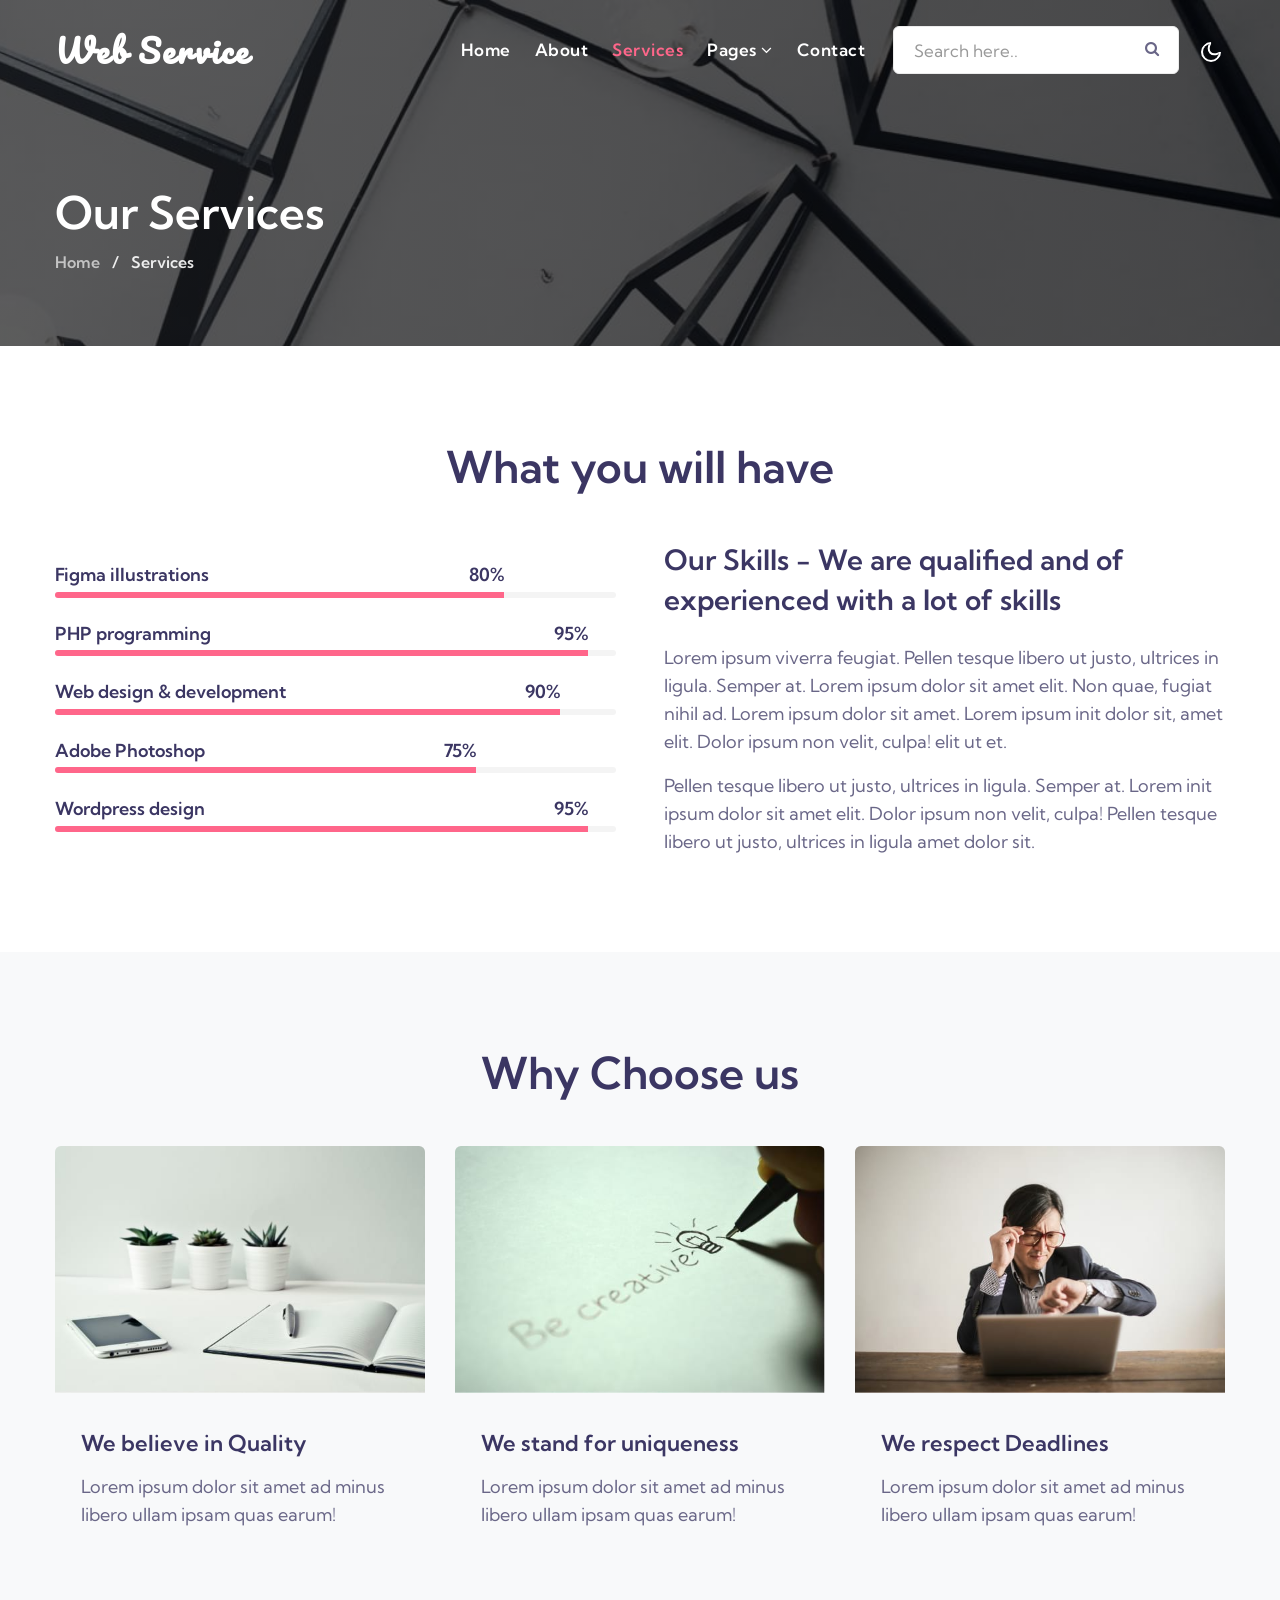
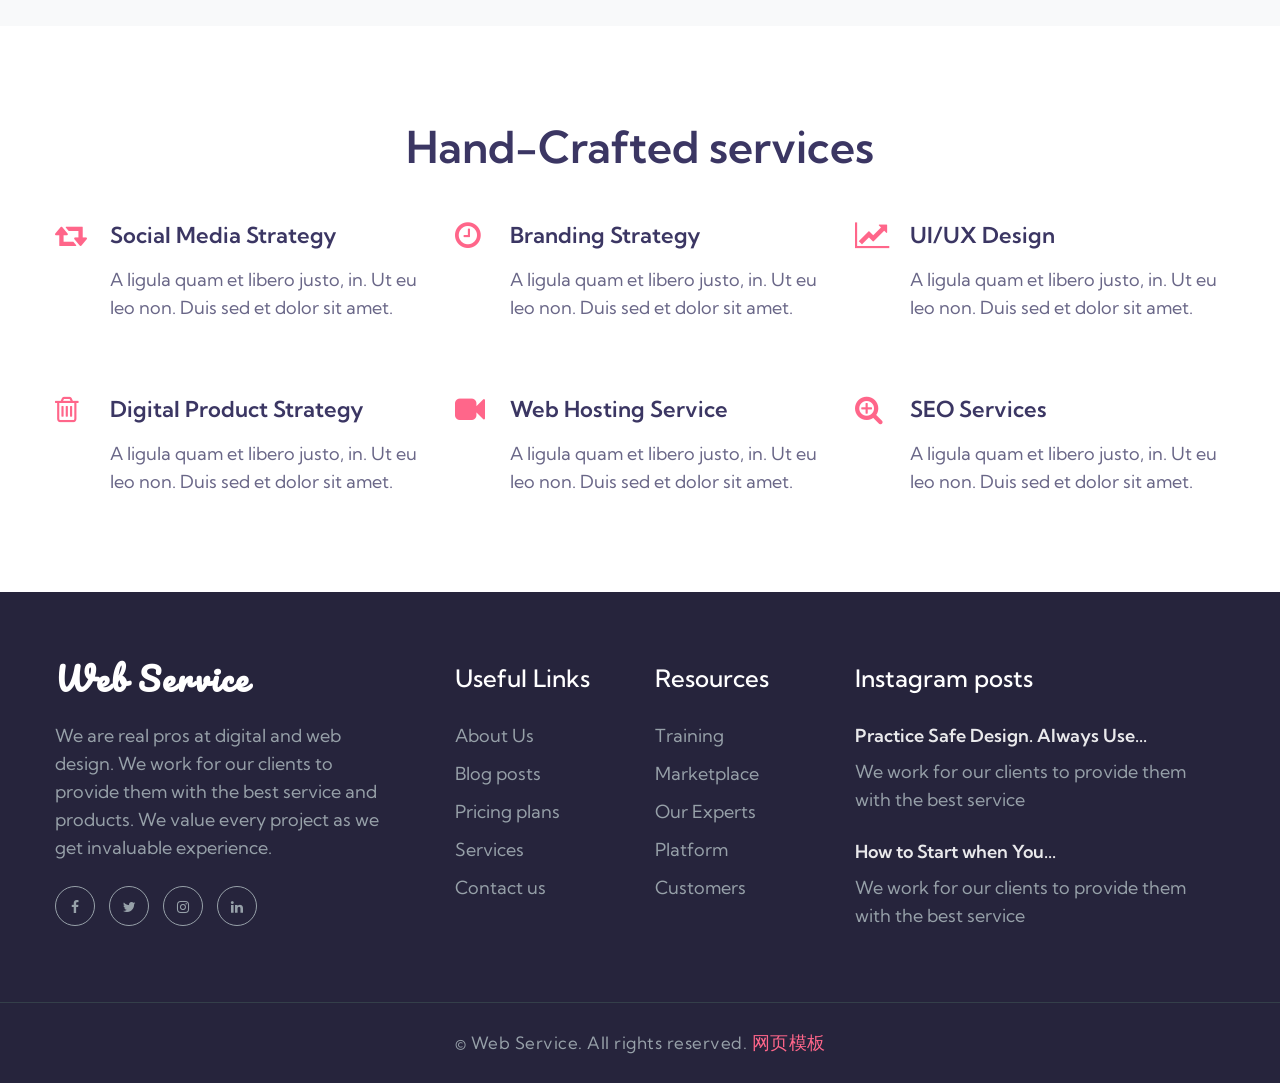
<file: services.html>
<!doctype html>
<html lang="en">
  <head>
    <!-- Required meta tags -->
    <meta charset="utf-8">
    <meta name="viewport" content="width=device-width, initial-scale=1, shrink-to-fit=no">

    <title>Web service - Business Category Bootstrap Responsive Website Template - Services</title>
    
    <link href="https://fonts.googleapis.com/css2?family=Pacifico&display=swap" rel="stylesheet">
    <link href="https://fonts.googleapis.com/css2?family=Kumbh+Sans:wght@300;400;700&display=swap" rel="stylesheet">

    <!-- Template CSS -->
    <link rel="stylesheet" href="assets/css/style-liberty.css">
  </head>
  <body>
<!--header-->
<header id="site-header" class="fixed-top">
  <div class="container">
      <nav class="navbar navbar-expand-lg navbar-dark stroke">
          <h1><a class="navbar-brand" href="index.html">
              Web service
              </a></h1>
          <!-- if logo is image enable this   
<a class="navbar-brand" href="#index.html">
    <img src="image-path" alt="Your logo" title="Your logo" style="height:35px;" />
</a> -->
          <button class="navbar-toggler  collapsed bg-gradient" type="button" data-toggle="collapse"
              data-target="#navbarTogglerDemo02" aria-controls="navbarTogglerDemo02" aria-expanded="false"
              aria-label="Toggle navigation">
              <span class="navbar-toggler-icon fa icon-expand fa-bars"></span>
              <span class="navbar-toggler-icon fa icon-close fa-times"></span>
              </span>
          </button>

          <div class="collapse navbar-collapse" id="navbarTogglerDemo02">
              <ul class="navbar-nav ml-auto mr-5">
                  <li class="nav-item @@home__active">
                      <a class="nav-link" href="index.html">Home <span class="sr-only">(current)</span></a>
                  </li>
                  <li class="nav-item @@about__active">
                      <a class="nav-link" href="about.html">About</a>
                  </li>
                  <li class="nav-item active">
                      <a class="nav-link" href="services.html">Services</a>
                  </li>
                  <li class="nav-item dropdown @@pages__active">
                      <a class="nav-link dropdown-toggle" href="#" id="navbarDropdown" role="button"
                          data-toggle="dropdown" aria-haspopup="true" aria-expanded="false">
                          Pages <span class="fa fa-angle-down"></span>
                      </a>
                      <div class="dropdown-menu" aria-labelledby="navbarDropdown">
                          <a class="dropdown-item @@b__active" href="blog.html">Blog posts</a>
                          <a class="dropdown-item @@bs__active" href="blog-single.html">Blog single</a>
                           <a class="dropdown-item @@error__active" href="error.html">404</a>
                          <a class="dropdown-item" href="landing-single.html"> Landing page</a>
                      </div>
                  </li>
                  <li class="nav-item @@contact__active">
                      <a class="nav-link" href="contact.html">Contact</a>
                  </li>
                  <nav class="ml-lg-3">
                      <div class="search-bar">
                          <form action="#" method="GET" class="search">
                              <input type="search" class="search__input" name="search"
                                  placeholder="Search here.." onload="equalWidth()" required>
                              <span class="fa fa-search search__icon"></span>
                          </form>
                      </div>
                  </nav>
              </ul>
          </div>
          <!-- toggle switch for light and dark theme -->

          <div class="mobile-position">
              <nav class="navigation">
                  <div class="theme-switch-wrapper">
                      <label class="theme-switch" for="checkbox">
                          <input type="checkbox" id="checkbox">
                          <div class="mode-container py-1">
                              <i class="gg-sun"></i>
                              <i class="gg-moon"></i>
                          </div>
                      </label>
                  </div>
              </nav>
          </div>
          <!-- //toggle switch for light and dark theme -->
      </nav>
  </div>
</header>
<!--/header-->
<!-- services breadcrumb -->
<section class="w3l-about-breadcrumb">
    <div class="breadcrumb-bg breadcrumb-bg-about py-sm-5 pt-5 pb-4">
        <div class="container pt-lg-5 pt-md-3 py-lg-4 pb-md-3">
            <h2 class="title">Our Services</h2>
            <ul class="breadcrumbs-custom-path mt-2">
                <li><a href="index.html">Home</a></li>
                <li class="mx-2">/ </li>
                <li class="active"> Services </li>
            </ul>
        </div>
    </div>
</section>
<!-- //services breadcrumb -->
<section class="w3l-servicesblock w3l-servicesblock1 py-5" id="services">
    <div class="container py-lg-5 py-md-4 py-2">
        <h3 class="title-big text-center mb-5"> What you will have</h3>
        <div class="row">
            <div class="col-lg-6 align-self pr-lg-4">
                <div class="progress-info info1">
                    <h6 class="progress-tittle">Figma illustrations <span class="">80%</span></h6>
                    <div class="progress">
                        <div class="progress-bar progress-bar-striped" role="progressbar" style="width: 80%"
                            aria-valuenow="90" aria-valuemin="0" aria-valuemax="100">
                        </div>
                    </div>
                </div>
                <div class="progress-info info2">
                    <h6 class="progress-tittle">PHP programming <span class="">95%</span>
                    </h6>
                    <div class="progress">
                        <div class="progress-bar progress-bar-striped" role="progressbar" style="width: 95%"
                            aria-valuenow="95" aria-valuemin="0" aria-valuemax="100">
                        </div>
                    </div>
                </div>
                <div class="progress-info info3">
                    <h6 class="progress-tittle">Web design & development <span class="">90%</span></h6>
                    <div class="progress">
                        <div class="progress-bar progress-bar-striped" role="progressbar" style="width: 90%"
                            aria-valuenow="95" aria-valuemin="0" aria-valuemax="100">
                        </div>
                    </div>
                </div>
                <div class="progress-info info4">
                    <h6 class="progress-tittle">Adobe Photoshop <span class="">75%</span></h6>
                    <div class="progress">
                        <div class="progress-bar progress-bar-striped" role="progressbar" style="width: 75%"
                            aria-valuenow="95" aria-valuemin="0" aria-valuemax="100">
                        </div>
                    </div>
                </div>
                <div class="progress-info info2 mb-0">
                    <h6 class="progress-tittle">Wordpress design <span class="">95%</span></h6>
                    <div class="progress">
                        <div class="progress-bar progress-bar-striped" role="progressbar" style="width: 95%"
                            aria-valuenow="95" aria-valuemin="0" aria-valuemax="100">
                        </div>
                    </div>
                </div>
            </div>
            <div class="col-lg-6 mt-lg-0 mt-5 pl-lg-4">
                <h3 class="title-left"> Our Skills - We are qualified and of experienced with a lot of skills</h3>
                <p class="mt-md-4 mt-3">Lorem ipsum viverra feugiat. Pellen tesque libero ut justo,
                    ultrices in ligula. Semper at. Lorem ipsum dolor sit amet
                    elit. Non quae, fugiat nihil ad. Lorem ipsum dolor sit amet. Lorem ipsum init
                    dolor sit, amet elit. Dolor ipsum non velit, culpa! elit ut et.</p>
                <p class="mt-3">Pellen tesque libero ut justo,
                    ultrices in ligula. Semper at. Lorem init ipsum dolor sit amet elit. Dolor ipsum non velit,
                    culpa! Pellen tesque libero ut justo, ultrices in ligula amet dolor sit.</p>
            </div>
        </div>
    </div>
</section>
<!--  services section -->
<div class="w3l-servicesblock2" id="why">
    <section id="grids5-block" class="py-5">
        <div class="container py-lg-5 py-md-4 py-2">
            <h3 class="title-big text-center">Why Choose us</h3>
            <div class="row mt-lg-5 mt-4">
                <div class="col-lg-4 col-md-6">
                    <div class="grids5-info">
                        <a href="#service" class="d-block zoom"><img src="assets/images/service1.jpg" alt=""
                                class="img-fluid service-image" /></a>
                        <div class="blog-info">
                            <h4><a href="#service">We believe in Quality</a></h4>
                            <p class="mt-sm-3 mt-2">Lorem ipsum dolor sit amet ad minus libero ullam ipsam quas earum!</p>
                        </div>
                    </div>
                </div>
                <div class="col-lg-4 col-md-6 mt-md-0 mt-5">
                    <div class="grids5-info">
                        <a href="#service" class="d-block zoom"><img src="assets/images/service2.jpg" alt=""
                                class="img-fluid service-image" /></a>
                        <div class="blog-info">
                            <h4><a href="#service">We stand for uniqueness</a></h4>
                            <p class="mt-sm-3 mt-2">Lorem ipsum dolor sit amet ad minus libero ullam ipsam quas earum!</p>
                        </div>
                    </div>
                </div>
                <div class="col-lg-4 col-md-6 mt-md-0 mt-5">
                    <div class="grids5-info">
                        <a href="#service" class="d-block zoom"><img src="assets/images/service3.jpg" alt=""
                                class="img-fluid service-image" /></a>
                        <div class="blog-info">
                            <h4><a href="#service">We respect Deadlines</a></h4>
                            <p class="mt-sm-3 mt-2">Lorem ipsum dolor sit amet ad minus libero ullam ipsam quas earum!</p>
                        </div>
                    </div>
                </div>
            </div>
        </div>
    </section>
</div>
<!--  //services section -->
<section class="w3l-servicesblock1 py-5" id="moreservices">
    <div class="container py-lg-5 py-md-4 py-2">
        <h3 class="title-big text-center">Hand-Crafted services</h3>
        <div class="grids-area-hny main-cont-wthree-fea row mt-lg-5 mt-4 pb-lg-0 pb-2">
            <div class="col-lg-4 col-md-6 grids-feature">
                <div class="area-box">
                    <span class="fa fa-retweet mt-0"></span>
                    <div class="area-box-info">
                        <h4><a href="#feature" class="title-head">Social Media Strategy</a></h4>
                        <p class="mt-sm-3 mt-2">A ligula quam et libero justo,  in. Ut eu leo non. Duis
                            sed et dolor sit amet.</p>
                    </div>
                </div>
            </div>
            <div class="col-lg-4 col-md-6 grids-feature mt-md-0 mt-5">
                <div class="area-box">
                    <span class="fa fa-clock-o mt-0"></span>
                    <div class="area-box-info">
                        <h4><a href="#feature" class="title-head">Branding Strategy</a></h4>
                        <p class="mt-sm-3 mt-2">A ligula quam et libero justo,  in. Ut eu leo non. Duis
                            sed et dolor sit amet.</p>
                    </div>
                </div>
            </div>
            <div class="col-lg-4 col-md-6 grids-feature mt-lg-0 mt-5">
                <div class="area-box">
                    <span class="fa fa-line-chart mt-0"></span>
                    <div class="area-box-info">
                        <h4><a href="#feature" class="title-head">UI/UX Design</a></h4>
                        <p class="mt-sm-3 mt-2">A ligula quam et libero justo,  in. Ut eu leo non. Duis
                            sed et dolor sit amet.</p>
                    </div>
                </div>
            </div>
            <div class="col-lg-4 col-md-6 grids-feature mt-5 pt-lg-4">
                <div class="area-box">
                    <span class="fa fa-trash-o mt-0"></span>
                    <div class="area-box-info">
                        <h4><a href="#feature" class="title-head">Digital Product Strategy</a></h4>
                        <p class="mt-sm-3 mt-2">A ligula quam et libero justo,  in. Ut eu leo non. Duis
                            sed et dolor sit amet.</p>
                    </div>
                </div>
            </div>
            <div class="col-lg-4 col-md-6 grids-feature mt-5 pt-lg-4">
                <div class="area-box">
                    <span class="fa fa-video-camera mt-0"></span>
                    <div class="area-box-info">
                        <h4><a href="#feature" class="title-head">Web Hosting Service</a></h4>
                        <p class="mt-sm-3 mt-2">A ligula quam et libero justo,  in. Ut eu leo non. Duis
                            sed et dolor sit amet.</p>
                    </div>
                </div>
            </div>
            <div class="col-lg-4 col-md-6 grids-feature mt-5 pt-lg-4">
                <div class="area-box">
                    <span class="fa fa-search-plus mt-0"></span>
                    <div class="area-box-info">
                        <h4><a href="#feature" class="title-head">SEO Services</a></h4>
                        <p class="mt-sm-3 mt-2">A ligula quam et libero justo,  in. Ut eu leo non. Duis
                            sed et dolor sit amet.</p>
                    </div>
                </div>
            </div>
        </div>
    </div>
</section>
  <!-- footer -->
  <section class="w3l-footer-29-main">
    <div class="footer-29 py-5">
      <div class="container py-lg-4">
        <div class="row footer-top-29">
          <div class="col-lg-4 col-md-6 col-sm-7 footer-list-29 footer-1 pr-lg-5">
            <div class="footer-logo mb-4">
              <a class="navbar-brand" href="index.html">
                Web service</a>
            </div>
            <p>We are real pros at digital and web design. We work for our clients to provide them with the best service
              and products. We value every project as we get invaluable experience.</p>
            <div class="main-social-footer-29 mt-4">
              <a href="#facebook" class="facebook"><span class="fa fa-facebook"></span></a>
              <a href="#twitter" class="twitter"><span class="fa fa-twitter"></span></a>
              <a href="#instagram" class="instagram"><span class="fa fa-instagram"></span></a>
              <a href="#linkedin" class="linkedin"><span class="fa fa-linkedin"></span></a>
            </div>
          </div>
          <div class="col-lg-2 col-md-6 col-sm-5 col-6 footer-list-29 footer-2 mt-sm-0 mt-5">

            <ul>
              <h6 class="footer-title-29">Useful Links</h6>
              <li><a href="about.html">About Us</a></li>
              <li><a href="blog.html"> Blog posts</a></li>
              <li><a href="#pricing"> Pricing plans</a></li>
              <li><a href="services.html">Services</a></li>
              <li><a href="contact.html">Contact us</a></li>
            </ul>
          </div>
          <div class="col-lg-2 col-md-6 col-sm-5 col-6 footer-list-29 footer-3 mt-lg-0 mt-5">
            <h6 class="footer-title-29">Resources</h6>
            <ul>
              <li><a href="#traning">Training</a></li>
              <li><a href="#marketplace">Marketplace</a></li>
              <li><a href="#experts">Our Experts</a></li>
              <li><a href="#platform">Platform</a></li>
              <li><a href="#customers"> Customers</a></li>
            </ul>

          </div>
          <div class="col-lg-4 col-md-6 col-sm-7 footer-list-29 footer-4 mt-lg-0 mt-5">
            <h6 class="footer-title-29">Instagram posts</h6>
            <div class="post1">
              <a href="#url" class="post-title">Practice Safe Design. Always Use...</a>
              <p>We work for our clients to provide them with the best service</p>
            </div>
            <div class="post1 mt-4">
              <a href="#url" class="post-title">How to Start when You... </a>
              <p>We work for our clients to provide them with the best service</p>
            </div>
          </div>
        </div>
      </div>
    </div>
    <!-- copyright -->
    <section class="w3l-copyright text-center">
      <div class="container">
        <p class="copy-footer-29">© Web Service. All rights reserved. <a target="_blank" href="http://www.mobanwang.com/" title="网页模板">网页模板</a></p>
      </div>

      <!-- move top -->
      <button onclick="topFunction()" id="movetop" title="Go to top">
        &#10548;
      </button>
      <script>
        // When the user scrolls down 20px from the top of the document, show the button
        window.onscroll = function () {
          scrollFunction()
        };

        function scrollFunction() {
          if (document.body.scrollTop > 20 || document.documentElement.scrollTop > 20) {
            document.getElementById("movetop").style.display = "block";
          } else {
            document.getElementById("movetop").style.display = "none";
          }
        }

        // When the user clicks on the button, scroll to the top of the document
        function topFunction() {
          document.body.scrollTop = 0;
          document.documentElement.scrollTop = 0;
        }
      </script>
      <!-- /move top -->
    </section>
    <!-- //copyright -->
  </section>
  <!-- //footer -->

  <script src="assets/js/jquery-3.3.1.min.js"></script> <!-- Common jquery plugin -->

  <script src="assets/js/theme-change.js"></script><!-- theme switch js (light and dark)-->

<script src="assets/js/circles.js"></script>

<!-- owlcarousel -->
<script src="assets/js/owl.carousel.js"></script>

<!-- script for tesimonials carousel slider -->
<script>
  $(document).ready(function () {
    $("#owl-demo1").owlCarousel({
      loop: true,
      nav: false,
      margin: 50,
      responsiveClass: true,
      responsive: {
        0: {
          items: 1,
          nav: false
        },
        992: {
          items: 2,
          nav: false
        }
      }
    })
  })
</script>
<!-- //script for tesimonials carousel slider -->

  <!-- faq -->
  <script>
    const items = document.querySelectorAll(".accordion button");

    function toggleAccordion() {
      const itemToggle = this.getAttribute('aria-expanded');

      for (i = 0; i < items.length; i++) {
        items[i].setAttribute('aria-expanded', 'false');
      }

      if (itemToggle == 'false') {
        this.setAttribute('aria-expanded', 'true');
      }
    }

    items.forEach(item => item.addEventListener('click', toggleAccordion));
  </script>
  <!-- //faq -->

  <!--/MENU-JS-->
  <script>
    $(window).on("scroll", function () {
      var scroll = $(window).scrollTop();

      if (scroll >= 80) {
        $("#site-header").addClass("nav-fixed");
      } else {
        $("#site-header").removeClass("nav-fixed");
      }
    });

    //Main navigation Active Class Add Remove
    $(".navbar-toggler").on("click", function () {
      $("header").toggleClass("active");
    });
    $(document).on("ready", function () {
      if ($(window).width() > 991) {
        $("header").removeClass("active");
      }
      $(window).on("resize", function () {
        if ($(window).width() > 991) {
          $("header").removeClass("active");
        }
      });
    });
  </script>
  <!--//MENU-JS-->

  <!-- disable body scroll which navbar is in active -->
  <script>
    $(function () {
      $('.navbar-toggler').click(function () {
        $('body').toggleClass('noscroll');
      })
    });
  </script>
  <!-- //disable body scroll which navbar is in active -->

  <!--bootstrap-->
  <script src="assets/js/bootstrap.min.js"></script>
  <!-- //bootstrap-->

  
</body>

  </html>
</file>
<file: assets/css/style-liberty.css>
@charset "UTF-8";
/*--
Author: W3layouts
Author URL: http://w3layouts.com
--*/
/*!
 * Bootstrap v4.4.1 (https://getbootstrap.com/)
 * Copyright 2011-2019 The Bootstrap Authors
 * Copyright 2011-2019 Twitter, Inc.
 * Licensed under MIT (https://github.com/twbs/bootstrap/blob/master/LICENSE)
 */
:root {
  --blue: #007bff;
  --indigo: #6610f2;
  --purple: #6f42c1;
  --pink: #e83e8c;
  --red: #dc3545;
  --orange: #fd7e14;
  --yellow: #ffc107;
  --green: #28a745;
  --teal: #20c997;
  --cyan: #17a2b8;
  --white: #fff;
  --gray: #6c757d;
  --gray-dark: #343a40;
  --primary: #ff668a;
  --secondary: #6c757d;
  --success: #28a745;
  --info: #17a2b8;
  --warning: #ffc107;
  --danger: #dc3545;
  --light: #f8f9fa;
  --dark: #343a40;
  --breakpoint-xs: 0;
  --breakpoint-sm: 576px;
  --breakpoint-md: 768px;
  --breakpoint-lg: 992px;
  --breakpoint-xl: 1200px;
  --font-family-sans-serif: -apple-system, BlinkMacSystemFont, "Segoe UI", Roboto, "Helvetica Neue", Arial, "Noto Sans", sans-serif, "Apple Color Emoji", "Segoe UI Emoji", "Segoe UI Symbol", "Noto Color Emoji";
  --font-family-monospace: SFMono-Regular, Menlo, Monaco, Consolas, "Liberation Mono", "Courier New", monospace; }

*,
*::before,
*::after {
  box-sizing: border-box; }

html {
  font-family: sans-serif;
  line-height: 1.15;
  -webkit-text-size-adjust: 100%;
  -webkit-tap-highlight-color: rgba(0, 0, 0, 0); }

article, aside, figcaption, figure, footer, header, hgroup, main, nav, section {
  display: block; }

body {
  margin: 0;
  font-family: -apple-system, BlinkMacSystemFont, "Segoe UI", Roboto, "Helvetica Neue", Arial, "Noto Sans", sans-serif, "Apple Color Emoji", "Segoe UI Emoji", "Segoe UI Symbol", "Noto Color Emoji";
  font-size: 1rem;
  font-weight: 400;
  line-height: 1.5;
  color: #212529;
  text-align: left;
  background-color: #fff; }

[tabindex="-1"]:focus:not(:focus-visible) {
  outline: 0 !important; }

hr {
  box-sizing: content-box;
  height: 0;
  overflow: visible; }

h1, h2, h3, h4, h5, h6 {
  margin-top: 0;
  margin-bottom: 0.5rem; }

p {
  margin-top: 0;
  margin-bottom: 1rem; }

abbr[title],
abbr[data-original-title] {
  text-decoration: underline;
  -webkit-text-decoration: underline dotted;
          text-decoration: underline dotted;
  cursor: help;
  border-bottom: 0;
  -webkit-text-decoration-skip-ink: none;
          text-decoration-skip-ink: none; }

address {
  margin-bottom: 1rem;
  font-style: normal;
  line-height: inherit; }

ol,
ul,
dl {
  margin-top: 0;
  margin-bottom: 1rem; }

ol ol,
ul ul,
ol ul,
ul ol {
  margin-bottom: 0; }

dt {
  font-weight: 700; }

dd {
  margin-bottom: .5rem;
  margin-left: 0; }

blockquote {
  margin: 0 0 1rem; }

b,
strong {
  font-weight: bolder; }

small {
  font-size: 80%; }

sub,
sup {
  position: relative;
  font-size: 75%;
  line-height: 0;
  vertical-align: baseline; }

sub {
  bottom: -.25em; }

sup {
  top: -.5em; }

a {
  color: #ff668a;
  text-decoration: none;
  background-color: transparent; }
  a:hover {
    color: #ff1a50;
    text-decoration: underline; }

a:not([href]) {
  color: inherit;
  text-decoration: none; }
  a:not([href]):hover {
    color: inherit;
    text-decoration: none; }

pre,
code,
kbd,
samp {
  font-family: SFMono-Regular, Menlo, Monaco, Consolas, "Liberation Mono", "Courier New", monospace;
  font-size: 1em; }

pre {
  margin-top: 0;
  margin-bottom: 1rem;
  overflow: auto; }

figure {
  margin: 0 0 1rem; }

img {
  vertical-align: middle;
  border-style: none; }

svg {
  overflow: hidden;
  vertical-align: middle; }

table {
  border-collapse: collapse; }

caption {
  padding-top: 0.75rem;
  padding-bottom: 0.75rem;
  color: #6c757d;
  text-align: left;
  caption-side: bottom; }

th {
  text-align: inherit; }

label {
  display: inline-block;
  margin-bottom: 0.5rem; }

button {
  border-radius: 0; }

button:focus {
  outline: 1px dotted;
  outline: 5px auto -webkit-focus-ring-color; }

input,
button,
select,
optgroup,
textarea {
  margin: 0;
  font-family: inherit;
  font-size: inherit;
  line-height: inherit; }

button,
input {
  overflow: visible; }

button,
select {
  text-transform: none; }

select {
  word-wrap: normal; }

button,
[type="button"],
[type="reset"],
[type="submit"] {
  -webkit-appearance: button; }

button:not(:disabled),
[type="button"]:not(:disabled),
[type="reset"]:not(:disabled),
[type="submit"]:not(:disabled) {
  cursor: pointer; }

button::-moz-focus-inner,
[type="button"]::-moz-focus-inner,
[type="reset"]::-moz-focus-inner,
[type="submit"]::-moz-focus-inner {
  padding: 0;
  border-style: none; }

input[type="radio"],
input[type="checkbox"] {
  box-sizing: border-box;
  padding: 0; }

input[type="date"],
input[type="time"],
input[type="datetime-local"],
input[type="month"] {
  -webkit-appearance: listbox; }

textarea {
  overflow: auto;
  resize: vertical; }

fieldset {
  min-width: 0;
  padding: 0;
  margin: 0;
  border: 0; }

legend {
  display: block;
  width: 100%;
  max-width: 100%;
  padding: 0;
  margin-bottom: .5rem;
  font-size: 1.5rem;
  line-height: inherit;
  color: inherit;
  white-space: normal; }
  @media (max-width: 1200px) {
    legend {
      font-size: calc(1.275rem + 0.3vw) ; } }

progress {
  vertical-align: baseline; }

[type="number"]::-webkit-inner-spin-button,
[type="number"]::-webkit-outer-spin-button {
  height: auto; }

[type="search"] {
  outline-offset: -2px;
  -webkit-appearance: none; }

[type="search"]::-webkit-search-decoration {
  -webkit-appearance: none; }

::-webkit-file-upload-button {
  font: inherit;
  -webkit-appearance: button; }

output {
  display: inline-block; }

summary {
  display: list-item;
  cursor: pointer; }

template {
  display: none; }

[hidden] {
  display: none !important; }

h1, h2, h3, h4, h5, h6,
.h1, .h2, .h3, .h4, .h5, .h6 {
  margin-bottom: 0.5rem;
  font-weight: 500;
  line-height: 1.2; }

h1, .h1 {
  font-size: 2.5rem; }
  @media (max-width: 1200px) {
    h1, .h1 {
      font-size: calc(1.375rem + 1.5vw) ; } }

h2, .h2 {
  font-size: 2rem; }
  @media (max-width: 1200px) {
    h2, .h2 {
      font-size: calc(1.325rem + 0.9vw) ; } }

h3, .h3 {
  font-size: 1.75rem; }
  @media (max-width: 1200px) {
    h3, .h3 {
      font-size: calc(1.3rem + 0.6vw) ; } }

h4, .h4 {
  font-size: 1.5rem; }
  @media (max-width: 1200px) {
    h4, .h4 {
      font-size: calc(1.275rem + 0.3vw) ; } }

h5, .h5 {
  font-size: 1.25rem; }

h6, .h6 {
  font-size: 1rem; }

.lead {
  font-size: 1.25rem;
  font-weight: 300; }

.display-1 {
  font-size: 6rem;
  font-weight: 300;
  line-height: 1.2; }
  @media (max-width: 1200px) {
    .display-1 {
      font-size: calc(1.725rem + 5.7vw) ; } }

.display-2 {
  font-size: 5.5rem;
  font-weight: 300;
  line-height: 1.2; }
  @media (max-width: 1200px) {
    .display-2 {
      font-size: calc(1.675rem + 5.1vw) ; } }

.display-3 {
  font-size: 4.5rem;
  font-weight: 300;
  line-height: 1.2; }
  @media (max-width: 1200px) {
    .display-3 {
      font-size: calc(1.575rem + 3.9vw) ; } }

.display-4 {
  font-size: 3.5rem;
  font-weight: 300;
  line-height: 1.2; }
  @media (max-width: 1200px) {
    .display-4 {
      font-size: calc(1.475rem + 2.7vw) ; } }

hr {
  margin-top: 1rem;
  margin-bottom: 1rem;
  border: 0;
  border-top: 1px solid rgba(0, 0, 0, 0.1); }

small,
.small {
  font-size: 80%;
  font-weight: 400; }

mark,
.mark {
  padding: 0.2em;
  background-color: #fcf8e3; }

.list-unstyled {
  padding-left: 0;
  list-style: none; }

.list-inline {
  padding-left: 0;
  list-style: none; }

.list-inline-item {
  display: inline-block; }
  .list-inline-item:not(:last-child) {
    margin-right: 0.5rem; }

.initialism {
  font-size: 90%;
  text-transform: uppercase; }

.blockquote {
  margin-bottom: 1rem;
  font-size: 1.25rem; }

.blockquote-footer {
  display: block;
  font-size: 80%;
  color: #6c757d; }
  .blockquote-footer::before {
    content: "\2014\00A0"; }

.img-fluid {
  max-width: 100%;
  height: auto; }

.img-thumbnail {
  padding: 0.25rem;
  background-color: #fff;
  border: 1px solid #dee2e6;
  border-radius: 0.25rem;
  max-width: 100%;
  height: auto; }

.figure {
  display: inline-block; }

.figure-img {
  margin-bottom: 0.5rem;
  line-height: 1; }

.figure-caption {
  font-size: 90%;
  color: #6c757d; }

code {
  font-size: 87.5%;
  color: #e83e8c;
  word-wrap: break-word; }
  a > code {
    color: inherit; }

kbd {
  padding: 0.2rem 0.4rem;
  font-size: 87.5%;
  color: #fff;
  background-color: #212529;
  border-radius: 0.2rem; }
  kbd kbd {
    padding: 0;
    font-size: 100%;
    font-weight: 700; }

pre {
  display: block;
  font-size: 87.5%;
  color: #212529; }
  pre code {
    font-size: inherit;
    color: inherit;
    word-break: normal; }

.pre-scrollable {
  max-height: 340px;
  overflow-y: scroll; }

.container {
  width: 100%;
  padding-right: 15px;
  padding-left: 15px;
  margin-right: auto;
  margin-left: auto; }
  @media (min-width: 576px) {
    .container {
      max-width: 540px; } }
  @media (min-width: 768px) {
    .container {
      max-width: 720px; } }
  @media (min-width: 992px) {
    .container {
      max-width: 960px; } }
  @media (min-width: 1200px) {
    .container {
      max-width: 1140px; } }

.container-fluid, .container-sm, .container-md, .container-lg, .container-xl {
  width: 100%;
  padding-right: 15px;
  padding-left: 15px;
  margin-right: auto;
  margin-left: auto; }

@media (min-width: 576px) {
  .container, .container-sm {
    max-width: 540px; } }

@media (min-width: 768px) {
  .container, .container-sm, .container-md {
    max-width: 720px; } }

@media (min-width: 992px) {
  .container, .container-sm, .container-md, .container-lg {
    max-width: 960px; } }

@media (min-width: 1200px) {
  .container, .container-sm, .container-md, .container-lg, .container-xl {
    max-width: 1140px; } }

.row {
  display: flex;
  flex-wrap: wrap;
  margin-right: -15px;
  margin-left: -15px; }

.no-gutters {
  margin-right: 0;
  margin-left: 0; }
  .no-gutters > .col,
  .no-gutters > [class*="col-"] {
    padding-right: 0;
    padding-left: 0; }

.col-1, .col-2, .col-3, .col-4, .col-5, .col-6, .col-7, .col-8, .col-9, .col-10, .col-11, .col-12, .col,
.col-auto, .col-sm-1, .col-sm-2, .col-sm-3, .col-sm-4, .col-sm-5, .col-sm-6, .col-sm-7, .col-sm-8, .col-sm-9, .col-sm-10, .col-sm-11, .col-sm-12, .col-sm,
.col-sm-auto, .col-md-1, .col-md-2, .col-md-3, .col-md-4, .col-md-5, .col-md-6, .col-md-7, .col-md-8, .col-md-9, .col-md-10, .col-md-11, .col-md-12, .col-md,
.col-md-auto, .col-lg-1, .col-lg-2, .col-lg-3, .col-lg-4, .col-lg-5, .col-lg-6, .col-lg-7, .col-lg-8, .col-lg-9, .col-lg-10, .col-lg-11, .col-lg-12, .col-lg,
.col-lg-auto, .col-xl-1, .col-xl-2, .col-xl-3, .col-xl-4, .col-xl-5, .col-xl-6, .col-xl-7, .col-xl-8, .col-xl-9, .col-xl-10, .col-xl-11, .col-xl-12, .col-xl,
.col-xl-auto {
  position: relative;
  width: 100%;
  padding-right: 15px;
  padding-left: 15px; }

.col {
  flex-basis: 0;
  flex-grow: 1;
  max-width: 100%; }

.row-cols-1 > * {
  flex: 0 0 100%;
  max-width: 100%; }

.row-cols-2 > * {
  flex: 0 0 50%;
  max-width: 50%; }

.row-cols-3 > * {
  flex: 0 0 33.33333%;
  max-width: 33.33333%; }

.row-cols-4 > * {
  flex: 0 0 25%;
  max-width: 25%; }

.row-cols-5 > * {
  flex: 0 0 20%;
  max-width: 20%; }

.row-cols-6 > * {
  flex: 0 0 16.66667%;
  max-width: 16.66667%; }

.col-auto {
  flex: 0 0 auto;
  width: auto;
  max-width: 100%; }

.col-1 {
  flex: 0 0 8.33333%;
  max-width: 8.33333%; }

.col-2 {
  flex: 0 0 16.66667%;
  max-width: 16.66667%; }

.col-3 {
  flex: 0 0 25%;
  max-width: 25%; }

.col-4 {
  flex: 0 0 33.33333%;
  max-width: 33.33333%; }

.col-5 {
  flex: 0 0 41.66667%;
  max-width: 41.66667%; }

.col-6 {
  flex: 0 0 50%;
  max-width: 50%; }

.col-7 {
  flex: 0 0 58.33333%;
  max-width: 58.33333%; }

.col-8 {
  flex: 0 0 66.66667%;
  max-width: 66.66667%; }

.col-9 {
  flex: 0 0 75%;
  max-width: 75%; }

.col-10 {
  flex: 0 0 83.33333%;
  max-width: 83.33333%; }

.col-11 {
  flex: 0 0 91.66667%;
  max-width: 91.66667%; }

.col-12 {
  flex: 0 0 100%;
  max-width: 100%; }

.order-first {
  order: -1; }

.order-last {
  order: 13; }

.order-0 {
  order: 0; }

.order-1 {
  order: 1; }

.order-2 {
  order: 2; }

.order-3 {
  order: 3; }

.order-4 {
  order: 4; }

.order-5 {
  order: 5; }

.order-6 {
  order: 6; }

.order-7 {
  order: 7; }

.order-8 {
  order: 8; }

.order-9 {
  order: 9; }

.order-10 {
  order: 10; }

.order-11 {
  order: 11; }

.order-12 {
  order: 12; }

.offset-1 {
  margin-left: 8.33333%; }

.offset-2 {
  margin-left: 16.66667%; }

.offset-3 {
  margin-left: 25%; }

.offset-4 {
  margin-left: 33.33333%; }

.offset-5 {
  margin-left: 41.66667%; }

.offset-6 {
  margin-left: 50%; }

.offset-7 {
  margin-left: 58.33333%; }

.offset-8 {
  margin-left: 66.66667%; }

.offset-9 {
  margin-left: 75%; }

.offset-10 {
  margin-left: 83.33333%; }

.offset-11 {
  margin-left: 91.66667%; }

@media (min-width: 576px) {
  .col-sm {
    flex-basis: 0;
    flex-grow: 1;
    max-width: 100%; }
  .row-cols-sm-1 > * {
    flex: 0 0 100%;
    max-width: 100%; }
  .row-cols-sm-2 > * {
    flex: 0 0 50%;
    max-width: 50%; }
  .row-cols-sm-3 > * {
    flex: 0 0 33.33333%;
    max-width: 33.33333%; }
  .row-cols-sm-4 > * {
    flex: 0 0 25%;
    max-width: 25%; }
  .row-cols-sm-5 > * {
    flex: 0 0 20%;
    max-width: 20%; }
  .row-cols-sm-6 > * {
    flex: 0 0 16.66667%;
    max-width: 16.66667%; }
  .col-sm-auto {
    flex: 0 0 auto;
    width: auto;
    max-width: 100%; }
  .col-sm-1 {
    flex: 0 0 8.33333%;
    max-width: 8.33333%; }
  .col-sm-2 {
    flex: 0 0 16.66667%;
    max-width: 16.66667%; }
  .col-sm-3 {
    flex: 0 0 25%;
    max-width: 25%; }
  .col-sm-4 {
    flex: 0 0 33.33333%;
    max-width: 33.33333%; }
  .col-sm-5 {
    flex: 0 0 41.66667%;
    max-width: 41.66667%; }
  .col-sm-6 {
    flex: 0 0 50%;
    max-width: 50%; }
  .col-sm-7 {
    flex: 0 0 58.33333%;
    max-width: 58.33333%; }
  .col-sm-8 {
    flex: 0 0 66.66667%;
    max-width: 66.66667%; }
  .col-sm-9 {
    flex: 0 0 75%;
    max-width: 75%; }
  .col-sm-10 {
    flex: 0 0 83.33333%;
    max-width: 83.33333%; }
  .col-sm-11 {
    flex: 0 0 91.66667%;
    max-width: 91.66667%; }
  .col-sm-12 {
    flex: 0 0 100%;
    max-width: 100%; }
  .order-sm-first {
    order: -1; }
  .order-sm-last {
    order: 13; }
  .order-sm-0 {
    order: 0; }
  .order-sm-1 {
    order: 1; }
  .order-sm-2 {
    order: 2; }
  .order-sm-3 {
    order: 3; }
  .order-sm-4 {
    order: 4; }
  .order-sm-5 {
    order: 5; }
  .order-sm-6 {
    order: 6; }
  .order-sm-7 {
    order: 7; }
  .order-sm-8 {
    order: 8; }
  .order-sm-9 {
    order: 9; }
  .order-sm-10 {
    order: 10; }
  .order-sm-11 {
    order: 11; }
  .order-sm-12 {
    order: 12; }
  .offset-sm-0 {
    margin-left: 0; }
  .offset-sm-1 {
    margin-left: 8.33333%; }
  .offset-sm-2 {
    margin-left: 16.66667%; }
  .offset-sm-3 {
    margin-left: 25%; }
  .offset-sm-4 {
    margin-left: 33.33333%; }
  .offset-sm-5 {
    margin-left: 41.66667%; }
  .offset-sm-6 {
    margin-left: 50%; }
  .offset-sm-7 {
    margin-left: 58.33333%; }
  .offset-sm-8 {
    margin-left: 66.66667%; }
  .offset-sm-9 {
    margin-left: 75%; }
  .offset-sm-10 {
    margin-left: 83.33333%; }
  .offset-sm-11 {
    margin-left: 91.66667%; } }

@media (min-width: 768px) {
  .col-md {
    flex-basis: 0;
    flex-grow: 1;
    max-width: 100%; }
  .row-cols-md-1 > * {
    flex: 0 0 100%;
    max-width: 100%; }
  .row-cols-md-2 > * {
    flex: 0 0 50%;
    max-width: 50%; }
  .row-cols-md-3 > * {
    flex: 0 0 33.33333%;
    max-width: 33.33333%; }
  .row-cols-md-4 > * {
    flex: 0 0 25%;
    max-width: 25%; }
  .row-cols-md-5 > * {
    flex: 0 0 20%;
    max-width: 20%; }
  .row-cols-md-6 > * {
    flex: 0 0 16.66667%;
    max-width: 16.66667%; }
  .col-md-auto {
    flex: 0 0 auto;
    width: auto;
    max-width: 100%; }
  .col-md-1 {
    flex: 0 0 8.33333%;
    max-width: 8.33333%; }
  .col-md-2 {
    flex: 0 0 16.66667%;
    max-width: 16.66667%; }
  .col-md-3 {
    flex: 0 0 25%;
    max-width: 25%; }
  .col-md-4 {
    flex: 0 0 33.33333%;
    max-width: 33.33333%; }
  .col-md-5 {
    flex: 0 0 41.66667%;
    max-width: 41.66667%; }
  .col-md-6 {
    flex: 0 0 50%;
    max-width: 50%; }
  .col-md-7 {
    flex: 0 0 58.33333%;
    max-width: 58.33333%; }
  .col-md-8 {
    flex: 0 0 66.66667%;
    max-width: 66.66667%; }
  .col-md-9 {
    flex: 0 0 75%;
    max-width: 75%; }
  .col-md-10 {
    flex: 0 0 83.33333%;
    max-width: 83.33333%; }
  .col-md-11 {
    flex: 0 0 91.66667%;
    max-width: 91.66667%; }
  .col-md-12 {
    flex: 0 0 100%;
    max-width: 100%; }
  .order-md-first {
    order: -1; }
  .order-md-last {
    order: 13; }
  .order-md-0 {
    order: 0; }
  .order-md-1 {
    order: 1; }
  .order-md-2 {
    order: 2; }
  .order-md-3 {
    order: 3; }
  .order-md-4 {
    order: 4; }
  .order-md-5 {
    order: 5; }
  .order-md-6 {
    order: 6; }
  .order-md-7 {
    order: 7; }
  .order-md-8 {
    order: 8; }
  .order-md-9 {
    order: 9; }
  .order-md-10 {
    order: 10; }
  .order-md-11 {
    order: 11; }
  .order-md-12 {
    order: 12; }
  .offset-md-0 {
    margin-left: 0; }
  .offset-md-1 {
    margin-left: 8.33333%; }
  .offset-md-2 {
    margin-left: 16.66667%; }
  .offset-md-3 {
    margin-left: 25%; }
  .offset-md-4 {
    margin-left: 33.33333%; }
  .offset-md-5 {
    margin-left: 41.66667%; }
  .offset-md-6 {
    margin-left: 50%; }
  .offset-md-7 {
    margin-left: 58.33333%; }
  .offset-md-8 {
    margin-left: 66.66667%; }
  .offset-md-9 {
    margin-left: 75%; }
  .offset-md-10 {
    margin-left: 83.33333%; }
  .offset-md-11 {
    margin-left: 91.66667%; } }

@media (min-width: 992px) {
  .col-lg {
    flex-basis: 0;
    flex-grow: 1;
    max-width: 100%; }
  .row-cols-lg-1 > * {
    flex: 0 0 100%;
    max-width: 100%; }
  .row-cols-lg-2 > * {
    flex: 0 0 50%;
    max-width: 50%; }
  .row-cols-lg-3 > * {
    flex: 0 0 33.33333%;
    max-width: 33.33333%; }
  .row-cols-lg-4 > * {
    flex: 0 0 25%;
    max-width: 25%; }
  .row-cols-lg-5 > * {
    flex: 0 0 20%;
    max-width: 20%; }
  .row-cols-lg-6 > * {
    flex: 0 0 16.66667%;
    max-width: 16.66667%; }
  .col-lg-auto {
    flex: 0 0 auto;
    width: auto;
    max-width: 100%; }
  .col-lg-1 {
    flex: 0 0 8.33333%;
    max-width: 8.33333%; }
  .col-lg-2 {
    flex: 0 0 16.66667%;
    max-width: 16.66667%; }
  .col-lg-3 {
    flex: 0 0 25%;
    max-width: 25%; }
  .col-lg-4 {
    flex: 0 0 33.33333%;
    max-width: 33.33333%; }
  .col-lg-5 {
    flex: 0 0 41.66667%;
    max-width: 41.66667%; }
  .col-lg-6 {
    flex: 0 0 50%;
    max-width: 50%; }
  .col-lg-7 {
    flex: 0 0 58.33333%;
    max-width: 58.33333%; }
  .col-lg-8 {
    flex: 0 0 66.66667%;
    max-width: 66.66667%; }
  .col-lg-9 {
    flex: 0 0 75%;
    max-width: 75%; }
  .col-lg-10 {
    flex: 0 0 83.33333%;
    max-width: 83.33333%; }
  .col-lg-11 {
    flex: 0 0 91.66667%;
    max-width: 91.66667%; }
  .col-lg-12 {
    flex: 0 0 100%;
    max-width: 100%; }
  .order-lg-first {
    order: -1; }
  .order-lg-last {
    order: 13; }
  .order-lg-0 {
    order: 0; }
  .order-lg-1 {
    order: 1; }
  .order-lg-2 {
    order: 2; }
  .order-lg-3 {
    order: 3; }
  .order-lg-4 {
    order: 4; }
  .order-lg-5 {
    order: 5; }
  .order-lg-6 {
    order: 6; }
  .order-lg-7 {
    order: 7; }
  .order-lg-8 {
    order: 8; }
  .order-lg-9 {
    order: 9; }
  .order-lg-10 {
    order: 10; }
  .order-lg-11 {
    order: 11; }
  .order-lg-12 {
    order: 12; }
  .offset-lg-0 {
    margin-left: 0; }
  .offset-lg-1 {
    margin-left: 8.33333%; }
  .offset-lg-2 {
    margin-left: 16.66667%; }
  .offset-lg-3 {
    margin-left: 25%; }
  .offset-lg-4 {
    margin-left: 33.33333%; }
  .offset-lg-5 {
    margin-left: 41.66667%; }
  .offset-lg-6 {
    margin-left: 50%; }
  .offset-lg-7 {
    margin-left: 58.33333%; }
  .offset-lg-8 {
    margin-left: 66.66667%; }
  .offset-lg-9 {
    margin-left: 75%; }
  .offset-lg-10 {
    margin-left: 83.33333%; }
  .offset-lg-11 {
    margin-left: 91.66667%; } }

@media (min-width: 1200px) {
  .col-xl {
    flex-basis: 0;
    flex-grow: 1;
    max-width: 100%; }
  .row-cols-xl-1 > * {
    flex: 0 0 100%;
    max-width: 100%; }
  .row-cols-xl-2 > * {
    flex: 0 0 50%;
    max-width: 50%; }
  .row-cols-xl-3 > * {
    flex: 0 0 33.33333%;
    max-width: 33.33333%; }
  .row-cols-xl-4 > * {
    flex: 0 0 25%;
    max-width: 25%; }
  .row-cols-xl-5 > * {
    flex: 0 0 20%;
    max-width: 20%; }
  .row-cols-xl-6 > * {
    flex: 0 0 16.66667%;
    max-width: 16.66667%; }
  .col-xl-auto {
    flex: 0 0 auto;
    width: auto;
    max-width: 100%; }
  .col-xl-1 {
    flex: 0 0 8.33333%;
    max-width: 8.33333%; }
  .col-xl-2 {
    flex: 0 0 16.66667%;
    max-width: 16.66667%; }
  .col-xl-3 {
    flex: 0 0 25%;
    max-width: 25%; }
  .col-xl-4 {
    flex: 0 0 33.33333%;
    max-width: 33.33333%; }
  .col-xl-5 {
    flex: 0 0 41.66667%;
    max-width: 41.66667%; }
  .col-xl-6 {
    flex: 0 0 50%;
    max-width: 50%; }
  .col-xl-7 {
    flex: 0 0 58.33333%;
    max-width: 58.33333%; }
  .col-xl-8 {
    flex: 0 0 66.66667%;
    max-width: 66.66667%; }
  .col-xl-9 {
    flex: 0 0 75%;
    max-width: 75%; }
  .col-xl-10 {
    flex: 0 0 83.33333%;
    max-width: 83.33333%; }
  .col-xl-11 {
    flex: 0 0 91.66667%;
    max-width: 91.66667%; }
  .col-xl-12 {
    flex: 0 0 100%;
    max-width: 100%; }
  .order-xl-first {
    order: -1; }
  .order-xl-last {
    order: 13; }
  .order-xl-0 {
    order: 0; }
  .order-xl-1 {
    order: 1; }
  .order-xl-2 {
    order: 2; }
  .order-xl-3 {
    order: 3; }
  .order-xl-4 {
    order: 4; }
  .order-xl-5 {
    order: 5; }
  .order-xl-6 {
    order: 6; }
  .order-xl-7 {
    order: 7; }
  .order-xl-8 {
    order: 8; }
  .order-xl-9 {
    order: 9; }
  .order-xl-10 {
    order: 10; }
  .order-xl-11 {
    order: 11; }
  .order-xl-12 {
    order: 12; }
  .offset-xl-0 {
    margin-left: 0; }
  .offset-xl-1 {
    margin-left: 8.33333%; }
  .offset-xl-2 {
    margin-left: 16.66667%; }
  .offset-xl-3 {
    margin-left: 25%; }
  .offset-xl-4 {
    margin-left: 33.33333%; }
  .offset-xl-5 {
    margin-left: 41.66667%; }
  .offset-xl-6 {
    margin-left: 50%; }
  .offset-xl-7 {
    margin-left: 58.33333%; }
  .offset-xl-8 {
    margin-left: 66.66667%; }
  .offset-xl-9 {
    margin-left: 75%; }
  .offset-xl-10 {
    margin-left: 83.33333%; }
  .offset-xl-11 {
    margin-left: 91.66667%; } }

.table {
  width: 100%;
  margin-bottom: 1rem;
  color: #212529; }
  .table th,
  .table td {
    padding: 0.75rem;
    vertical-align: top;
    border-top: 1px solid #dee2e6; }
  .table thead th {
    vertical-align: bottom;
    border-bottom: 2px solid #dee2e6; }
  .table tbody + tbody {
    border-top: 2px solid #dee2e6; }

.table-sm th,
.table-sm td {
  padding: 0.3rem; }

.table-bordered {
  border: 1px solid #dee2e6; }
  .table-bordered th,
  .table-bordered td {
    border: 1px solid #dee2e6; }
  .table-bordered thead th,
  .table-bordered thead td {
    border-bottom-width: 2px; }

.table-borderless th,
.table-borderless td,
.table-borderless thead th,
.table-borderless tbody + tbody {
  border: 0; }

.table-striped tbody tr:nth-of-type(odd) {
  background-color: rgba(0, 0, 0, 0.05); }

.table-hover tbody tr:hover {
  color: #212529;
  background-color: rgba(0, 0, 0, 0.075); }

.table-primary,
.table-primary > th,
.table-primary > td {
  background-color: #ffd4de; }

.table-primary th,
.table-primary td,
.table-primary thead th,
.table-primary tbody + tbody {
  border-color: #ffafc2; }

.table-hover .table-primary:hover {
  background-color: #ffbbca; }
  .table-hover .table-primary:hover > td,
  .table-hover .table-primary:hover > th {
    background-color: #ffbbca; }

.table-secondary,
.table-secondary > th,
.table-secondary > td {
  background-color: #d6d8db; }

.table-secondary th,
.table-secondary td,
.table-secondary thead th,
.table-secondary tbody + tbody {
  border-color: #b3b7bb; }

.table-hover .table-secondary:hover {
  background-color: #c8cbcf; }
  .table-hover .table-secondary:hover > td,
  .table-hover .table-secondary:hover > th {
    background-color: #c8cbcf; }

.table-success,
.table-success > th,
.table-success > td {
  background-color: #c3e6cb; }

.table-success th,
.table-success td,
.table-success thead th,
.table-success tbody + tbody {
  border-color: #8fd19e; }

.table-hover .table-success:hover {
  background-color: #b1dfbb; }
  .table-hover .table-success:hover > td,
  .table-hover .table-success:hover > th {
    background-color: #b1dfbb; }

.table-info,
.table-info > th,
.table-info > td {
  background-color: #bee5eb; }

.table-info th,
.table-info td,
.table-info thead th,
.table-info tbody + tbody {
  border-color: #86cfda; }

.table-hover .table-info:hover {
  background-color: #abdde5; }
  .table-hover .table-info:hover > td,
  .table-hover .table-info:hover > th {
    background-color: #abdde5; }

.table-warning,
.table-warning > th,
.table-warning > td {
  background-color: #ffeeba; }

.table-warning th,
.table-warning td,
.table-warning thead th,
.table-warning tbody + tbody {
  border-color: #ffdf7e; }

.table-hover .table-warning:hover {
  background-color: #ffe8a1; }
  .table-hover .table-warning:hover > td,
  .table-hover .table-warning:hover > th {
    background-color: #ffe8a1; }

.table-danger,
.table-danger > th,
.table-danger > td {
  background-color: #f5c6cb; }

.table-danger th,
.table-danger td,
.table-danger thead th,
.table-danger tbody + tbody {
  border-color: #ed969e; }

.table-hover .table-danger:hover {
  background-color: #f1b0b7; }
  .table-hover .table-danger:hover > td,
  .table-hover .table-danger:hover > th {
    background-color: #f1b0b7; }

.table-light,
.table-light > th,
.table-light > td {
  background-color: #fdfdfe; }

.table-light th,
.table-light td,
.table-light thead th,
.table-light tbody + tbody {
  border-color: #fbfcfc; }

.table-hover .table-light:hover {
  background-color: #ececf6; }
  .table-hover .table-light:hover > td,
  .table-hover .table-light:hover > th {
    background-color: #ececf6; }

.table-dark,
.table-dark > th,
.table-dark > td {
  background-color: #c6c8ca; }

.table-dark th,
.table-dark td,
.table-dark thead th,
.table-dark tbody + tbody {
  border-color: #95999c; }

.table-hover .table-dark:hover {
  background-color: #b9bbbe; }
  .table-hover .table-dark:hover > td,
  .table-hover .table-dark:hover > th {
    background-color: #b9bbbe; }

.table-active,
.table-active > th,
.table-active > td {
  background-color: rgba(0, 0, 0, 0.075); }

.table-hover .table-active:hover {
  background-color: rgba(0, 0, 0, 0.075); }
  .table-hover .table-active:hover > td,
  .table-hover .table-active:hover > th {
    background-color: rgba(0, 0, 0, 0.075); }

.table .thead-dark th {
  color: #fff;
  background-color: #343a40;
  border-color: #454d55; }

.table .thead-light th {
  color: #495057;
  background-color: #e9ecef;
  border-color: #dee2e6; }

.table-dark {
  color: #fff;
  background-color: #343a40; }
  .table-dark th,
  .table-dark td,
  .table-dark thead th {
    border-color: #454d55; }
  .table-dark.table-bordered {
    border: 0; }
  .table-dark.table-striped tbody tr:nth-of-type(odd) {
    background-color: rgba(255, 255, 255, 0.05); }
  .table-dark.table-hover tbody tr:hover {
    color: #fff;
    background-color: rgba(255, 255, 255, 0.075); }

@media (max-width: 575.98px) {
  .table-responsive-sm {
    display: block;
    width: 100%;
    overflow-x: auto;
    -webkit-overflow-scrolling: touch; }
    .table-responsive-sm > .table-bordered {
      border: 0; } }

@media (max-width: 767.98px) {
  .table-responsive-md {
    display: block;
    width: 100%;
    overflow-x: auto;
    -webkit-overflow-scrolling: touch; }
    .table-responsive-md > .table-bordered {
      border: 0; } }

@media (max-width: 991.98px) {
  .table-responsive-lg {
    display: block;
    width: 100%;
    overflow-x: auto;
    -webkit-overflow-scrolling: touch; }
    .table-responsive-lg > .table-bordered {
      border: 0; } }

@media (max-width: 1199.98px) {
  .table-responsive-xl {
    display: block;
    width: 100%;
    overflow-x: auto;
    -webkit-overflow-scrolling: touch; }
    .table-responsive-xl > .table-bordered {
      border: 0; } }

.table-responsive {
  display: block;
  width: 100%;
  overflow-x: auto;
  -webkit-overflow-scrolling: touch; }
  .table-responsive > .table-bordered {
    border: 0; }

.form-control {
  display: block;
  width: 100%;
  height: calc(1.5em + 0.75rem + 2px);
  padding: 0.375rem 0.75rem;
  font-size: 1rem;
  font-weight: 400;
  line-height: 1.5;
  color: #495057;
  background-color: #fff;
  background-clip: padding-box;
  border: 1px solid #ced4da;
  border-radius: 0.25rem;
  transition: border-color 0.15s ease-in-out, box-shadow 0.15s ease-in-out; }
  @media (prefers-reduced-motion: reduce) {
    .form-control {
      transition: none; } }
  .form-control::-ms-expand {
    background-color: transparent;
    border: 0; }
  .form-control:-moz-focusring {
    color: transparent;
    text-shadow: 0 0 0 #495057; }
  .form-control:focus {
    color: #495057;
    background-color: #fff;
    border-color: #ffe6ec;
    outline: 0;
    box-shadow: 0 0 0 0.2rem rgba(255, 102, 138, 0.25); }
  .form-control::-webkit-input-placeholder {
    color: #6c757d;
    opacity: 1; }
  .form-control::-moz-placeholder {
    color: #6c757d;
    opacity: 1; }
  .form-control:-ms-input-placeholder {
    color: #6c757d;
    opacity: 1; }
  .form-control::-ms-input-placeholder {
    color: #6c757d;
    opacity: 1; }
  .form-control::placeholder {
    color: #6c757d;
    opacity: 1; }
  .form-control:disabled, .form-control[readonly] {
    background-color: #e9ecef;
    opacity: 1; }

select.form-control:focus::-ms-value {
  color: #495057;
  background-color: #fff; }

.form-control-file,
.form-control-range {
  display: block;
  width: 100%; }

.col-form-label {
  padding-top: calc(0.375rem + 1px);
  padding-bottom: calc(0.375rem + 1px);
  margin-bottom: 0;
  font-size: inherit;
  line-height: 1.5; }

.col-form-label-lg {
  padding-top: calc(0.5rem + 1px);
  padding-bottom: calc(0.5rem + 1px);
  font-size: 1.25rem;
  line-height: 1.5; }

.col-form-label-sm {
  padding-top: calc(0.25rem + 1px);
  padding-bottom: calc(0.25rem + 1px);
  font-size: 0.875rem;
  line-height: 1.5; }

.form-control-plaintext {
  display: block;
  width: 100%;
  padding: 0.375rem 0;
  margin-bottom: 0;
  font-size: 1rem;
  line-height: 1.5;
  color: #212529;
  background-color: transparent;
  border: solid transparent;
  border-width: 1px 0; }
  .form-control-plaintext.form-control-sm, .form-control-plaintext.form-control-lg {
    padding-right: 0;
    padding-left: 0; }

.form-control-sm {
  height: calc(1.5em + 0.5rem + 2px);
  padding: 0.25rem 0.5rem;
  font-size: 0.875rem;
  line-height: 1.5;
  border-radius: 0.2rem; }

.form-control-lg {
  height: calc(1.5em + 1rem + 2px);
  padding: 0.5rem 1rem;
  font-size: 1.25rem;
  line-height: 1.5;
  border-radius: 0.3rem; }

select.form-control[size], select.form-control[multiple] {
  height: auto; }

textarea.form-control {
  height: auto; }

.form-group {
  margin-bottom: 1rem; }

.form-text {
  display: block;
  margin-top: 0.25rem; }

.form-row {
  display: flex;
  flex-wrap: wrap;
  margin-right: -5px;
  margin-left: -5px; }
  .form-row > .col,
  .form-row > [class*="col-"] {
    padding-right: 5px;
    padding-left: 5px; }

.form-check {
  position: relative;
  display: block;
  padding-left: 1.25rem; }

.form-check-input {
  position: absolute;
  margin-top: 0.3rem;
  margin-left: -1.25rem; }
  .form-check-input[disabled] ~ .form-check-label,
  .form-check-input:disabled ~ .form-check-label {
    color: #6c757d; }

.form-check-label {
  margin-bottom: 0; }

.form-check-inline {
  display: inline-flex;
  align-items: center;
  padding-left: 0;
  margin-right: 0.75rem; }
  .form-check-inline .form-check-input {
    position: static;
    margin-top: 0;
    margin-right: 0.3125rem;
    margin-left: 0; }

.valid-feedback {
  display: none;
  width: 100%;
  margin-top: 0.25rem;
  font-size: 80%;
  color: #28a745; }

.valid-tooltip {
  position: absolute;
  top: 100%;
  z-index: 5;
  display: none;
  max-width: 100%;
  padding: 0.25rem 0.5rem;
  margin-top: .1rem;
  font-size: 0.875rem;
  line-height: 1.5;
  color: #fff;
  background-color: rgba(40, 167, 69, 0.9);
  border-radius: 0.25rem; }

.was-validated :valid ~ .valid-feedback,
.was-validated :valid ~ .valid-tooltip,
.is-valid ~ .valid-feedback,
.is-valid ~ .valid-tooltip {
  display: block; }

.was-validated .form-control:valid, .form-control.is-valid {
  border-color: #28a745;
  padding-right: calc(1.5em + 0.75rem);
  background-image: url("data:image/svg+xml,%3csvg xmlns='http://www.w3.org/2000/svg' width='8' height='8' viewBox='0 0 8 8'%3e%3cpath fill='%2328a745' d='M2.3 6.73L.6 4.53c-.4-1.04.46-1.4 1.1-.8l1.1 1.4 3.4-3.8c.6-.63 1.6-.27 1.2.7l-4 4.6c-.43.5-.8.4-1.1.1z'/%3e%3c/svg%3e");
  background-repeat: no-repeat;
  background-position: right calc(0.375em + 0.1875rem) center;
  background-size: calc(0.75em + 0.375rem) calc(0.75em + 0.375rem); }
  .was-validated .form-control:valid:focus, .form-control.is-valid:focus {
    border-color: #28a745;
    box-shadow: 0 0 0 0.2rem rgba(40, 167, 69, 0.25); }

.was-validated textarea.form-control:valid, textarea.form-control.is-valid {
  padding-right: calc(1.5em + 0.75rem);
  background-position: top calc(0.375em + 0.1875rem) right calc(0.375em + 0.1875rem); }

.was-validated .custom-select:valid, .custom-select.is-valid {
  border-color: #28a745;
  padding-right: calc(0.75em + 2.3125rem);
  background: url("data:image/svg+xml,%3csvg xmlns='http://www.w3.org/2000/svg' width='4' height='5' viewBox='0 0 4 5'%3e%3cpath fill='%23343a40' d='M2 0L0 2h4zm0 5L0 3h4z'/%3e%3c/svg%3e") no-repeat right 0.75rem center/8px 10px, url("data:image/svg+xml,%3csvg xmlns='http://www.w3.org/2000/svg' width='8' height='8' viewBox='0 0 8 8'%3e%3cpath fill='%2328a745' d='M2.3 6.73L.6 4.53c-.4-1.04.46-1.4 1.1-.8l1.1 1.4 3.4-3.8c.6-.63 1.6-.27 1.2.7l-4 4.6c-.43.5-.8.4-1.1.1z'/%3e%3c/svg%3e") #fff no-repeat center right 1.75rem/calc(0.75em + 0.375rem) calc(0.75em + 0.375rem); }
  .was-validated .custom-select:valid:focus, .custom-select.is-valid:focus {
    border-color: #28a745;
    box-shadow: 0 0 0 0.2rem rgba(40, 167, 69, 0.25); }

.was-validated .form-check-input:valid ~ .form-check-label, .form-check-input.is-valid ~ .form-check-label {
  color: #28a745; }

.was-validated .form-check-input:valid ~ .valid-feedback,
.was-validated .form-check-input:valid ~ .valid-tooltip, .form-check-input.is-valid ~ .valid-feedback,
.form-check-input.is-valid ~ .valid-tooltip {
  display: block; }

.was-validated .custom-control-input:valid ~ .custom-control-label, .custom-control-input.is-valid ~ .custom-control-label {
  color: #28a745; }
  .was-validated .custom-control-input:valid ~ .custom-control-label::before, .custom-control-input.is-valid ~ .custom-control-label::before {
    border-color: #28a745; }

.was-validated .custom-control-input:valid:checked ~ .custom-control-label::before, .custom-control-input.is-valid:checked ~ .custom-control-label::before {
  border-color: #34ce57;
  background-color: #34ce57; }

.was-validated .custom-control-input:valid:focus ~ .custom-control-label::before, .custom-control-input.is-valid:focus ~ .custom-control-label::before {
  box-shadow: 0 0 0 0.2rem rgba(40, 167, 69, 0.25); }

.was-validated .custom-control-input:valid:focus:not(:checked) ~ .custom-control-label::before, .custom-control-input.is-valid:focus:not(:checked) ~ .custom-control-label::before {
  border-color: #28a745; }

.was-validated .custom-file-input:valid ~ .custom-file-label, .custom-file-input.is-valid ~ .custom-file-label {
  border-color: #28a745; }

.was-validated .custom-file-input:valid:focus ~ .custom-file-label, .custom-file-input.is-valid:focus ~ .custom-file-label {
  border-color: #28a745;
  box-shadow: 0 0 0 0.2rem rgba(40, 167, 69, 0.25); }

.invalid-feedback {
  display: none;
  width: 100%;
  margin-top: 0.25rem;
  font-size: 80%;
  color: #dc3545; }

.invalid-tooltip {
  position: absolute;
  top: 100%;
  z-index: 5;
  display: none;
  max-width: 100%;
  padding: 0.25rem 0.5rem;
  margin-top: .1rem;
  font-size: 0.875rem;
  line-height: 1.5;
  color: #fff;
  background-color: rgba(220, 53, 69, 0.9);
  border-radius: 0.25rem; }

.was-validated :invalid ~ .invalid-feedback,
.was-validated :invalid ~ .invalid-tooltip,
.is-invalid ~ .invalid-feedback,
.is-invalid ~ .invalid-tooltip {
  display: block; }

.was-validated .form-control:invalid, .form-control.is-invalid {
  border-color: #dc3545;
  padding-right: calc(1.5em + 0.75rem);
  background-image: url("data:image/svg+xml,%3csvg xmlns='http://www.w3.org/2000/svg' width='12' height='12' fill='none' stroke='%23dc3545' viewBox='0 0 12 12'%3e%3ccircle cx='6' cy='6' r='4.5'/%3e%3cpath stroke-linejoin='round' d='M5.8 3.6h.4L6 6.5z'/%3e%3ccircle cx='6' cy='8.2' r='.6' fill='%23dc3545' stroke='none'/%3e%3c/svg%3e");
  background-repeat: no-repeat;
  background-position: right calc(0.375em + 0.1875rem) center;
  background-size: calc(0.75em + 0.375rem) calc(0.75em + 0.375rem); }
  .was-validated .form-control:invalid:focus, .form-control.is-invalid:focus {
    border-color: #dc3545;
    box-shadow: 0 0 0 0.2rem rgba(220, 53, 69, 0.25); }

.was-validated textarea.form-control:invalid, textarea.form-control.is-invalid {
  padding-right: calc(1.5em + 0.75rem);
  background-position: top calc(0.375em + 0.1875rem) right calc(0.375em + 0.1875rem); }

.was-validated .custom-select:invalid, .custom-select.is-invalid {
  border-color: #dc3545;
  padding-right: calc(0.75em + 2.3125rem);
  background: url("data:image/svg+xml,%3csvg xmlns='http://www.w3.org/2000/svg' width='4' height='5' viewBox='0 0 4 5'%3e%3cpath fill='%23343a40' d='M2 0L0 2h4zm0 5L0 3h4z'/%3e%3c/svg%3e") no-repeat right 0.75rem center/8px 10px, url("data:image/svg+xml,%3csvg xmlns='http://www.w3.org/2000/svg' width='12' height='12' fill='none' stroke='%23dc3545' viewBox='0 0 12 12'%3e%3ccircle cx='6' cy='6' r='4.5'/%3e%3cpath stroke-linejoin='round' d='M5.8 3.6h.4L6 6.5z'/%3e%3ccircle cx='6' cy='8.2' r='.6' fill='%23dc3545' stroke='none'/%3e%3c/svg%3e") #fff no-repeat center right 1.75rem/calc(0.75em + 0.375rem) calc(0.75em + 0.375rem); }
  .was-validated .custom-select:invalid:focus, .custom-select.is-invalid:focus {
    border-color: #dc3545;
    box-shadow: 0 0 0 0.2rem rgba(220, 53, 69, 0.25); }

.was-validated .form-check-input:invalid ~ .form-check-label, .form-check-input.is-invalid ~ .form-check-label {
  color: #dc3545; }

.was-validated .form-check-input:invalid ~ .invalid-feedback,
.was-validated .form-check-input:invalid ~ .invalid-tooltip, .form-check-input.is-invalid ~ .invalid-feedback,
.form-check-input.is-invalid ~ .invalid-tooltip {
  display: block; }

.was-validated .custom-control-input:invalid ~ .custom-control-label, .custom-control-input.is-invalid ~ .custom-control-label {
  color: #dc3545; }
  .was-validated .custom-control-input:invalid ~ .custom-control-label::before, .custom-control-input.is-invalid ~ .custom-control-label::before {
    border-color: #dc3545; }

.was-validated .custom-control-input:invalid:checked ~ .custom-control-label::before, .custom-control-input.is-invalid:checked ~ .custom-control-label::before {
  border-color: #e4606d;
  background-color: #e4606d; }

.was-validated .custom-control-input:invalid:focus ~ .custom-control-label::before, .custom-control-input.is-invalid:focus ~ .custom-control-label::before {
  box-shadow: 0 0 0 0.2rem rgba(220, 53, 69, 0.25); }

.was-validated .custom-control-input:invalid:focus:not(:checked) ~ .custom-control-label::before, .custom-control-input.is-invalid:focus:not(:checked) ~ .custom-control-label::before {
  border-color: #dc3545; }

.was-validated .custom-file-input:invalid ~ .custom-file-label, .custom-file-input.is-invalid ~ .custom-file-label {
  border-color: #dc3545; }

.was-validated .custom-file-input:invalid:focus ~ .custom-file-label, .custom-file-input.is-invalid:focus ~ .custom-file-label {
  border-color: #dc3545;
  box-shadow: 0 0 0 0.2rem rgba(220, 53, 69, 0.25); }

.form-inline {
  display: flex;
  flex-flow: row wrap;
  align-items: center; }
  .form-inline .form-check {
    width: 100%; }
  @media (min-width: 576px) {
    .form-inline label {
      display: flex;
      align-items: center;
      justify-content: center;
      margin-bottom: 0; }
    .form-inline .form-group {
      display: flex;
      flex: 0 0 auto;
      flex-flow: row wrap;
      align-items: center;
      margin-bottom: 0; }
    .form-inline .form-control {
      display: inline-block;
      width: auto;
      vertical-align: middle; }
    .form-inline .form-control-plaintext {
      display: inline-block; }
    .form-inline .input-group,
    .form-inline .custom-select {
      width: auto; }
    .form-inline .form-check {
      display: flex;
      align-items: center;
      justify-content: center;
      width: auto;
      padding-left: 0; }
    .form-inline .form-check-input {
      position: relative;
      flex-shrink: 0;
      margin-top: 0;
      margin-right: 0.25rem;
      margin-left: 0; }
    .form-inline .custom-control {
      align-items: center;
      justify-content: center; }
    .form-inline .custom-control-label {
      margin-bottom: 0; } }

.btn {
  display: inline-block;
  font-weight: 400;
  color: #212529;
  text-align: center;
  vertical-align: middle;
  cursor: pointer;
  -webkit-user-select: none;
     -moz-user-select: none;
      -ms-user-select: none;
          user-select: none;
  background-color: transparent;
  border: 1px solid transparent;
  padding: 0.375rem 0.75rem;
  font-size: 1rem;
  line-height: 1.5;
  border-radius: 0.25rem;
  transition: color 0.15s ease-in-out, background-color 0.15s ease-in-out, border-color 0.15s ease-in-out, box-shadow 0.15s ease-in-out; }
  @media (prefers-reduced-motion: reduce) {
    .btn {
      transition: none; } }
  .btn:hover {
    color: #212529;
    text-decoration: none; }
  .btn:focus, .btn.focus {
    outline: 0;
    box-shadow: 0 0 0 0.2rem rgba(255, 102, 138, 0.25); }
  .btn.disabled, .btn:disabled {
    opacity: 0.65; }

a.btn.disabled,
fieldset:disabled a.btn {
  pointer-events: none; }

.btn-primary {
  color: #212529;
  background-color: #ff668a;
  border-color: #ff668a; }
  .btn-primary:hover {
    color: #fff;
    background-color: #ff406d;
    border-color: #ff3363; }
  .btn-primary:focus, .btn-primary.focus {
    color: #fff;
    background-color: #ff406d;
    border-color: #ff3363;
    box-shadow: 0 0 0 0.2rem rgba(222, 92, 123, 0.5); }
  .btn-primary.disabled, .btn-primary:disabled {
    color: #212529;
    background-color: #ff668a;
    border-color: #ff668a; }
  .btn-primary:not(:disabled):not(.disabled):active, .btn-primary:not(:disabled):not(.disabled).active,
  .show > .btn-primary.dropdown-toggle {
    color: #fff;
    background-color: #ff3363;
    border-color: #ff2659; }
    .btn-primary:not(:disabled):not(.disabled):active:focus, .btn-primary:not(:disabled):not(.disabled).active:focus,
    .show > .btn-primary.dropdown-toggle:focus {
      box-shadow: 0 0 0 0.2rem rgba(222, 92, 123, 0.5); }

.btn-secondary {
  color: #fff;
  background-color: #6c757d;
  border-color: #6c757d; }
  .btn-secondary:hover {
    color: #fff;
    background-color: #5a6268;
    border-color: #545b62; }
  .btn-secondary:focus, .btn-secondary.focus {
    color: #fff;
    background-color: #5a6268;
    border-color: #545b62;
    box-shadow: 0 0 0 0.2rem rgba(130, 138, 145, 0.5); }
  .btn-secondary.disabled, .btn-secondary:disabled {
    color: #fff;
    background-color: #6c757d;
    border-color: #6c757d; }
  .btn-secondary:not(:disabled):not(.disabled):active, .btn-secondary:not(:disabled):not(.disabled).active,
  .show > .btn-secondary.dropdown-toggle {
    color: #fff;
    background-color: #545b62;
    border-color: #4e555b; }
    .btn-secondary:not(:disabled):not(.disabled):active:focus, .btn-secondary:not(:disabled):not(.disabled).active:focus,
    .show > .btn-secondary.dropdown-toggle:focus {
      box-shadow: 0 0 0 0.2rem rgba(130, 138, 145, 0.5); }

.btn-success {
  color: #fff;
  background-color: #28a745;
  border-color: #28a745; }
  .btn-success:hover {
    color: #fff;
    background-color: #218838;
    border-color: #1e7e34; }
  .btn-success:focus, .btn-success.focus {
    color: #fff;
    background-color: #218838;
    border-color: #1e7e34;
    box-shadow: 0 0 0 0.2rem rgba(72, 180, 97, 0.5); }
  .btn-success.disabled, .btn-success:disabled {
    color: #fff;
    background-color: #28a745;
    border-color: #28a745; }
  .btn-success:not(:disabled):not(.disabled):active, .btn-success:not(:disabled):not(.disabled).active,
  .show > .btn-success.dropdown-toggle {
    color: #fff;
    background-color: #1e7e34;
    border-color: #1c7430; }
    .btn-success:not(:disabled):not(.disabled):active:focus, .btn-success:not(:disabled):not(.disabled).active:focus,
    .show > .btn-success.dropdown-toggle:focus {
      box-shadow: 0 0 0 0.2rem rgba(72, 180, 97, 0.5); }

.btn-info {
  color: #fff;
  background-color: #17a2b8;
  border-color: #17a2b8; }
  .btn-info:hover {
    color: #fff;
    background-color: #138496;
    border-color: #117a8b; }
  .btn-info:focus, .btn-info.focus {
    color: #fff;
    background-color: #138496;
    border-color: #117a8b;
    box-shadow: 0 0 0 0.2rem rgba(58, 176, 195, 0.5); }
  .btn-info.disabled, .btn-info:disabled {
    color: #fff;
    background-color: #17a2b8;
    border-color: #17a2b8; }
  .btn-info:not(:disabled):not(.disabled):active, .btn-info:not(:disabled):not(.disabled).active,
  .show > .btn-info.dropdown-toggle {
    color: #fff;
    background-color: #117a8b;
    border-color: #10707f; }
    .btn-info:not(:disabled):not(.disabled):active:focus, .btn-info:not(:disabled):not(.disabled).active:focus,
    .show > .btn-info.dropdown-toggle:focus {
      box-shadow: 0 0 0 0.2rem rgba(58, 176, 195, 0.5); }

.btn-warning {
  color: #212529;
  background-color: #ffc107;
  border-color: #ffc107; }
  .btn-warning:hover {
    color: #212529;
    background-color: #e0a800;
    border-color: #d39e00; }
  .btn-warning:focus, .btn-warning.focus {
    color: #212529;
    background-color: #e0a800;
    border-color: #d39e00;
    box-shadow: 0 0 0 0.2rem rgba(222, 170, 12, 0.5); }
  .btn-warning.disabled, .btn-warning:disabled {
    color: #212529;
    background-color: #ffc107;
    border-color: #ffc107; }
  .btn-warning:not(:disabled):not(.disabled):active, .btn-warning:not(:disabled):not(.disabled).active,
  .show > .btn-warning.dropdown-toggle {
    color: #212529;
    background-color: #d39e00;
    border-color: #c69500; }
    .btn-warning:not(:disabled):not(.disabled):active:focus, .btn-warning:not(:disabled):not(.disabled).active:focus,
    .show > .btn-warning.dropdown-toggle:focus {
      box-shadow: 0 0 0 0.2rem rgba(222, 170, 12, 0.5); }

.btn-danger {
  color: #fff;
  background-color: #dc3545;
  border-color: #dc3545; }
  .btn-danger:hover {
    color: #fff;
    background-color: #c82333;
    border-color: #bd2130; }
  .btn-danger:focus, .btn-danger.focus {
    color: #fff;
    background-color: #c82333;
    border-color: #bd2130;
    box-shadow: 0 0 0 0.2rem rgba(225, 83, 97, 0.5); }
  .btn-danger.disabled, .btn-danger:disabled {
    color: #fff;
    background-color: #dc3545;
    border-color: #dc3545; }
  .btn-danger:not(:disabled):not(.disabled):active, .btn-danger:not(:disabled):not(.disabled).active,
  .show > .btn-danger.dropdown-toggle {
    color: #fff;
    background-color: #bd2130;
    border-color: #b21f2d; }
    .btn-danger:not(:disabled):not(.disabled):active:focus, .btn-danger:not(:disabled):not(.disabled).active:focus,
    .show > .btn-danger.dropdown-toggle:focus {
      box-shadow: 0 0 0 0.2rem rgba(225, 83, 97, 0.5); }

.btn-light {
  color: #212529;
  background-color: #f8f9fa;
  border-color: #f8f9fa; }
  .btn-light:hover {
    color: #212529;
    background-color: #e2e6ea;
    border-color: #dae0e5; }
  .btn-light:focus, .btn-light.focus {
    color: #212529;
    background-color: #e2e6ea;
    border-color: #dae0e5;
    box-shadow: 0 0 0 0.2rem rgba(216, 217, 219, 0.5); }
  .btn-light.disabled, .btn-light:disabled {
    color: #212529;
    background-color: #f8f9fa;
    border-color: #f8f9fa; }
  .btn-light:not(:disabled):not(.disabled):active, .btn-light:not(:disabled):not(.disabled).active,
  .show > .btn-light.dropdown-toggle {
    color: #212529;
    background-color: #dae0e5;
    border-color: #d3d9df; }
    .btn-light:not(:disabled):not(.disabled):active:focus, .btn-light:not(:disabled):not(.disabled).active:focus,
    .show > .btn-light.dropdown-toggle:focus {
      box-shadow: 0 0 0 0.2rem rgba(216, 217, 219, 0.5); }

.btn-dark {
  color: #fff;
  background-color: #343a40;
  border-color: #343a40; }
  .btn-dark:hover {
    color: #fff;
    background-color: #23272b;
    border-color: #1d2124; }
  .btn-dark:focus, .btn-dark.focus {
    color: #fff;
    background-color: #23272b;
    border-color: #1d2124;
    box-shadow: 0 0 0 0.2rem rgba(82, 88, 93, 0.5); }
  .btn-dark.disabled, .btn-dark:disabled {
    color: #fff;
    background-color: #343a40;
    border-color: #343a40; }
  .btn-dark:not(:disabled):not(.disabled):active, .btn-dark:not(:disabled):not(.disabled).active,
  .show > .btn-dark.dropdown-toggle {
    color: #fff;
    background-color: #1d2124;
    border-color: #171a1d; }
    .btn-dark:not(:disabled):not(.disabled):active:focus, .btn-dark:not(:disabled):not(.disabled).active:focus,
    .show > .btn-dark.dropdown-toggle:focus {
      box-shadow: 0 0 0 0.2rem rgba(82, 88, 93, 0.5); }

.btn-outline-primary {
  color: #ff668a;
  border-color: #ff668a; }
  .btn-outline-primary:hover {
    color: #212529;
    background-color: #ff668a;
    border-color: #ff668a; }
  .btn-outline-primary:focus, .btn-outline-primary.focus {
    box-shadow: 0 0 0 0.2rem rgba(255, 102, 138, 0.5); }
  .btn-outline-primary.disabled, .btn-outline-primary:disabled {
    color: #ff668a;
    background-color: transparent; }
  .btn-outline-primary:not(:disabled):not(.disabled):active, .btn-outline-primary:not(:disabled):not(.disabled).active,
  .show > .btn-outline-primary.dropdown-toggle {
    color: #212529;
    background-color: #ff668a;
    border-color: #ff668a; }
    .btn-outline-primary:not(:disabled):not(.disabled):active:focus, .btn-outline-primary:not(:disabled):not(.disabled).active:focus,
    .show > .btn-outline-primary.dropdown-toggle:focus {
      box-shadow: 0 0 0 0.2rem rgba(255, 102, 138, 0.5); }

.btn-outline-secondary {
  color: #6c757d;
  border-color: #6c757d; }
  .btn-outline-secondary:hover {
    color: #fff;
    background-color: #6c757d;
    border-color: #6c757d; }
  .btn-outline-secondary:focus, .btn-outline-secondary.focus {
    box-shadow: 0 0 0 0.2rem rgba(108, 117, 125, 0.5); }
  .btn-outline-secondary.disabled, .btn-outline-secondary:disabled {
    color: #6c757d;
    background-color: transparent; }
  .btn-outline-secondary:not(:disabled):not(.disabled):active, .btn-outline-secondary:not(:disabled):not(.disabled).active,
  .show > .btn-outline-secondary.dropdown-toggle {
    color: #fff;
    background-color: #6c757d;
    border-color: #6c757d; }
    .btn-outline-secondary:not(:disabled):not(.disabled):active:focus, .btn-outline-secondary:not(:disabled):not(.disabled).active:focus,
    .show > .btn-outline-secondary.dropdown-toggle:focus {
      box-shadow: 0 0 0 0.2rem rgba(108, 117, 125, 0.5); }

.btn-outline-success {
  color: #28a745;
  border-color: #28a745; }
  .btn-outline-success:hover {
    color: #fff;
    background-color: #28a745;
    border-color: #28a745; }
  .btn-outline-success:focus, .btn-outline-success.focus {
    box-shadow: 0 0 0 0.2rem rgba(40, 167, 69, 0.5); }
  .btn-outline-success.disabled, .btn-outline-success:disabled {
    color: #28a745;
    background-color: transparent; }
  .btn-outline-success:not(:disabled):not(.disabled):active, .btn-outline-success:not(:disabled):not(.disabled).active,
  .show > .btn-outline-success.dropdown-toggle {
    color: #fff;
    background-color: #28a745;
    border-color: #28a745; }
    .btn-outline-success:not(:disabled):not(.disabled):active:focus, .btn-outline-success:not(:disabled):not(.disabled).active:focus,
    .show > .btn-outline-success.dropdown-toggle:focus {
      box-shadow: 0 0 0 0.2rem rgba(40, 167, 69, 0.5); }

.btn-outline-info {
  color: #17a2b8;
  border-color: #17a2b8; }
  .btn-outline-info:hover {
    color: #fff;
    background-color: #17a2b8;
    border-color: #17a2b8; }
  .btn-outline-info:focus, .btn-outline-info.focus {
    box-shadow: 0 0 0 0.2rem rgba(23, 162, 184, 0.5); }
  .btn-outline-info.disabled, .btn-outline-info:disabled {
    color: #17a2b8;
    background-color: transparent; }
  .btn-outline-info:not(:disabled):not(.disabled):active, .btn-outline-info:not(:disabled):not(.disabled).active,
  .show > .btn-outline-info.dropdown-toggle {
    color: #fff;
    background-color: #17a2b8;
    border-color: #17a2b8; }
    .btn-outline-info:not(:disabled):not(.disabled):active:focus, .btn-outline-info:not(:disabled):not(.disabled).active:focus,
    .show > .btn-outline-info.dropdown-toggle:focus {
      box-shadow: 0 0 0 0.2rem rgba(23, 162, 184, 0.5); }

.btn-outline-warning {
  color: #ffc107;
  border-color: #ffc107; }
  .btn-outline-warning:hover {
    color: #212529;
    background-color: #ffc107;
    border-color: #ffc107; }
  .btn-outline-warning:focus, .btn-outline-warning.focus {
    box-shadow: 0 0 0 0.2rem rgba(255, 193, 7, 0.5); }
  .btn-outline-warning.disabled, .btn-outline-warning:disabled {
    color: #ffc107;
    background-color: transparent; }
  .btn-outline-warning:not(:disabled):not(.disabled):active, .btn-outline-warning:not(:disabled):not(.disabled).active,
  .show > .btn-outline-warning.dropdown-toggle {
    color: #212529;
    background-color: #ffc107;
    border-color: #ffc107; }
    .btn-outline-warning:not(:disabled):not(.disabled):active:focus, .btn-outline-warning:not(:disabled):not(.disabled).active:focus,
    .show > .btn-outline-warning.dropdown-toggle:focus {
      box-shadow: 0 0 0 0.2rem rgba(255, 193, 7, 0.5); }

.btn-outline-danger {
  color: #dc3545;
  border-color: #dc3545; }
  .btn-outline-danger:hover {
    color: #fff;
    background-color: #dc3545;
    border-color: #dc3545; }
  .btn-outline-danger:focus, .btn-outline-danger.focus {
    box-shadow: 0 0 0 0.2rem rgba(220, 53, 69, 0.5); }
  .btn-outline-danger.disabled, .btn-outline-danger:disabled {
    color: #dc3545;
    background-color: transparent; }
  .btn-outline-danger:not(:disabled):not(.disabled):active, .btn-outline-danger:not(:disabled):not(.disabled).active,
  .show > .btn-outline-danger.dropdown-toggle {
    color: #fff;
    background-color: #dc3545;
    border-color: #dc3545; }
    .btn-outline-danger:not(:disabled):not(.disabled):active:focus, .btn-outline-danger:not(:disabled):not(.disabled).active:focus,
    .show > .btn-outline-danger.dropdown-toggle:focus {
      box-shadow: 0 0 0 0.2rem rgba(220, 53, 69, 0.5); }

.btn-outline-light {
  color: #f8f9fa;
  border-color: #f8f9fa; }
  .btn-outline-light:hover {
    color: #212529;
    background-color: #f8f9fa;
    border-color: #f8f9fa; }
  .btn-outline-light:focus, .btn-outline-light.focus {
    box-shadow: 0 0 0 0.2rem rgba(248, 249, 250, 0.5); }
  .btn-outline-light.disabled, .btn-outline-light:disabled {
    color: #f8f9fa;
    background-color: transparent; }
  .btn-outline-light:not(:disabled):not(.disabled):active, .btn-outline-light:not(:disabled):not(.disabled).active,
  .show > .btn-outline-light.dropdown-toggle {
    color: #212529;
    background-color: #f8f9fa;
    border-color: #f8f9fa; }
    .btn-outline-light:not(:disabled):not(.disabled):active:focus, .btn-outline-light:not(:disabled):not(.disabled).active:focus,
    .show > .btn-outline-light.dropdown-toggle:focus {
      box-shadow: 0 0 0 0.2rem rgba(248, 249, 250, 0.5); }

.btn-outline-dark {
  color: #343a40;
  border-color: #343a40; }
  .btn-outline-dark:hover {
    color: #fff;
    background-color: #343a40;
    border-color: #343a40; }
  .btn-outline-dark:focus, .btn-outline-dark.focus {
    box-shadow: 0 0 0 0.2rem rgba(52, 58, 64, 0.5); }
  .btn-outline-dark.disabled, .btn-outline-dark:disabled {
    color: #343a40;
    background-color: transparent; }
  .btn-outline-dark:not(:disabled):not(.disabled):active, .btn-outline-dark:not(:disabled):not(.disabled).active,
  .show > .btn-outline-dark.dropdown-toggle {
    color: #fff;
    background-color: #343a40;
    border-color: #343a40; }
    .btn-outline-dark:not(:disabled):not(.disabled):active:focus, .btn-outline-dark:not(:disabled):not(.disabled).active:focus,
    .show > .btn-outline-dark.dropdown-toggle:focus {
      box-shadow: 0 0 0 0.2rem rgba(52, 58, 64, 0.5); }

.btn-link {
  font-weight: 400;
  color: #ff668a;
  text-decoration: none; }
  .btn-link:hover {
    color: #ff1a50;
    text-decoration: underline; }
  .btn-link:focus, .btn-link.focus {
    text-decoration: underline;
    box-shadow: none; }
  .btn-link:disabled, .btn-link.disabled {
    color: #6c757d;
    pointer-events: none; }

.btn-lg, .btn-group-lg > .btn {
  padding: 0.5rem 1rem;
  font-size: 1.25rem;
  line-height: 1.5;
  border-radius: 0.3rem; }

.btn-sm, .btn-group-sm > .btn {
  padding: 0.25rem 0.5rem;
  font-size: 0.875rem;
  line-height: 1.5;
  border-radius: 0.2rem; }

.btn-block {
  display: block;
  width: 100%; }
  .btn-block + .btn-block {
    margin-top: 0.5rem; }

input[type="submit"].btn-block,
input[type="reset"].btn-block,
input[type="button"].btn-block {
  width: 100%; }

.fade {
  transition: opacity 0.15s linear; }
  @media (prefers-reduced-motion: reduce) {
    .fade {
      transition: none; } }
  .fade:not(.show) {
    opacity: 0; }

.collapse:not(.show) {
  display: none; }

.collapsing {
  position: relative;
  height: 0;
  overflow: hidden;
  transition: height 0.35s ease; }
  @media (prefers-reduced-motion: reduce) {
    .collapsing {
      transition: none; } }

.dropup,
.dropright,
.dropdown,
.dropleft {
  position: relative; }

.dropdown-toggle {
  white-space: nowrap; }
  .dropdown-toggle::after {
    display: inline-block;
    margin-left: 0.255em;
    vertical-align: 0.255em;
    content: "";
    border-top: 0.3em solid;
    border-right: 0.3em solid transparent;
    border-bottom: 0;
    border-left: 0.3em solid transparent; }
  .dropdown-toggle:empty::after {
    margin-left: 0; }

.dropdown-menu {
  position: absolute;
  top: 100%;
  left: 0;
  z-index: 1000;
  display: none;
  float: left;
  min-width: 10rem;
  padding: 0.5rem 0;
  margin: 0.125rem 0 0;
  font-size: 1rem;
  color: #212529;
  text-align: left;
  list-style: none;
  background-color: #fff;
  background-clip: padding-box;
  border: 1px solid rgba(0, 0, 0, 0.15);
  border-radius: 0.25rem; }

.dropdown-menu-left {
  right: auto;
  left: 0; }

.dropdown-menu-right {
  right: 0;
  left: auto; }

@media (min-width: 576px) {
  .dropdown-menu-sm-left {
    right: auto;
    left: 0; }
  .dropdown-menu-sm-right {
    right: 0;
    left: auto; } }

@media (min-width: 768px) {
  .dropdown-menu-md-left {
    right: auto;
    left: 0; }
  .dropdown-menu-md-right {
    right: 0;
    left: auto; } }

@media (min-width: 992px) {
  .dropdown-menu-lg-left {
    right: auto;
    left: 0; }
  .dropdown-menu-lg-right {
    right: 0;
    left: auto; } }

@media (min-width: 1200px) {
  .dropdown-menu-xl-left {
    right: auto;
    left: 0; }
  .dropdown-menu-xl-right {
    right: 0;
    left: auto; } }

.dropup .dropdown-menu {
  top: auto;
  bottom: 100%;
  margin-top: 0;
  margin-bottom: 0.125rem; }

.dropup .dropdown-toggle::after {
  display: inline-block;
  margin-left: 0.255em;
  vertical-align: 0.255em;
  content: "";
  border-top: 0;
  border-right: 0.3em solid transparent;
  border-bottom: 0.3em solid;
  border-left: 0.3em solid transparent; }

.dropup .dropdown-toggle:empty::after {
  margin-left: 0; }

.dropright .dropdown-menu {
  top: 0;
  right: auto;
  left: 100%;
  margin-top: 0;
  margin-left: 0.125rem; }

.dropright .dropdown-toggle::after {
  display: inline-block;
  margin-left: 0.255em;
  vertical-align: 0.255em;
  content: "";
  border-top: 0.3em solid transparent;
  border-right: 0;
  border-bottom: 0.3em solid transparent;
  border-left: 0.3em solid; }

.dropright .dropdown-toggle:empty::after {
  margin-left: 0; }

.dropright .dropdown-toggle::after {
  vertical-align: 0; }

.dropleft .dropdown-menu {
  top: 0;
  right: 100%;
  left: auto;
  margin-top: 0;
  margin-right: 0.125rem; }

.dropleft .dropdown-toggle::after {
  display: inline-block;
  margin-left: 0.255em;
  vertical-align: 0.255em;
  content: ""; }

.dropleft .dropdown-toggle::after {
  display: none; }

.dropleft .dropdown-toggle::before {
  display: inline-block;
  margin-right: 0.255em;
  vertical-align: 0.255em;
  content: "";
  border-top: 0.3em solid transparent;
  border-right: 0.3em solid;
  border-bottom: 0.3em solid transparent; }

.dropleft .dropdown-toggle:empty::after {
  margin-left: 0; }

.dropleft .dropdown-toggle::before {
  vertical-align: 0; }

.dropdown-menu[x-placement^="top"], .dropdown-menu[x-placement^="right"], .dropdown-menu[x-placement^="bottom"], .dropdown-menu[x-placement^="left"] {
  right: auto;
  bottom: auto; }

.dropdown-divider {
  height: 0;
  margin: 0.5rem 0;
  overflow: hidden;
  border-top: 1px solid #e9ecef; }

.dropdown-item {
  display: block;
  width: 100%;
  padding: 0.25rem 1.5rem;
  clear: both;
  font-weight: 400;
  color: #212529;
  text-align: inherit;
  white-space: nowrap;
  background-color: transparent;
  border: 0; }
  .dropdown-item:hover, .dropdown-item:focus {
    color: #16181b;
    text-decoration: none;
    background-color: #f8f9fa; }
  .dropdown-item.active, .dropdown-item:active {
    color: #fff;
    text-decoration: none;
    background-color: #ff668a; }
  .dropdown-item.disabled, .dropdown-item:disabled {
    color: #6c757d;
    pointer-events: none;
    background-color: transparent; }

.dropdown-menu.show {
  display: block; }

.dropdown-header {
  display: block;
  padding: 0.5rem 1.5rem;
  margin-bottom: 0;
  font-size: 0.875rem;
  color: #6c757d;
  white-space: nowrap; }

.dropdown-item-text {
  display: block;
  padding: 0.25rem 1.5rem;
  color: #212529; }

.btn-group,
.btn-group-vertical {
  position: relative;
  display: inline-flex;
  vertical-align: middle; }
  .btn-group > .btn,
  .btn-group-vertical > .btn {
    position: relative;
    flex: 1 1 auto; }
    .btn-group > .btn:hover,
    .btn-group-vertical > .btn:hover {
      z-index: 1; }
    .btn-group > .btn:focus, .btn-group > .btn:active, .btn-group > .btn.active,
    .btn-group-vertical > .btn:focus,
    .btn-group-vertical > .btn:active,
    .btn-group-vertical > .btn.active {
      z-index: 1; }

.btn-toolbar {
  display: flex;
  flex-wrap: wrap;
  justify-content: flex-start; }
  .btn-toolbar .input-group {
    width: auto; }

.btn-group > .btn:not(:first-child),
.btn-group > .btn-group:not(:first-child) {
  margin-left: -1px; }

.btn-group > .btn:not(:last-child):not(.dropdown-toggle),
.btn-group > .btn-group:not(:last-child) > .btn {
  border-top-right-radius: 0;
  border-bottom-right-radius: 0; }

.btn-group > .btn:not(:first-child),
.btn-group > .btn-group:not(:first-child) > .btn {
  border-top-left-radius: 0;
  border-bottom-left-radius: 0; }

.dropdown-toggle-split {
  padding-right: 0.5625rem;
  padding-left: 0.5625rem; }
  .dropdown-toggle-split::after,
  .dropup .dropdown-toggle-split::after,
  .dropright .dropdown-toggle-split::after {
    margin-left: 0; }
  .dropleft .dropdown-toggle-split::before {
    margin-right: 0; }

.btn-sm + .dropdown-toggle-split, .btn-group-sm > .btn + .dropdown-toggle-split {
  padding-right: 0.375rem;
  padding-left: 0.375rem; }

.btn-lg + .dropdown-toggle-split, .btn-group-lg > .btn + .dropdown-toggle-split {
  padding-right: 0.75rem;
  padding-left: 0.75rem; }

.btn-group-vertical {
  flex-direction: column;
  align-items: flex-start;
  justify-content: center; }
  .btn-group-vertical > .btn,
  .btn-group-vertical > .btn-group {
    width: 100%; }
  .btn-group-vertical > .btn:not(:first-child),
  .btn-group-vertical > .btn-group:not(:first-child) {
    margin-top: -1px; }
  .btn-group-vertical > .btn:not(:last-child):not(.dropdown-toggle),
  .btn-group-vertical > .btn-group:not(:last-child) > .btn {
    border-bottom-right-radius: 0;
    border-bottom-left-radius: 0; }
  .btn-group-vertical > .btn:not(:first-child),
  .btn-group-vertical > .btn-group:not(:first-child) > .btn {
    border-top-left-radius: 0;
    border-top-right-radius: 0; }

.btn-group-toggle > .btn,
.btn-group-toggle > .btn-group > .btn {
  margin-bottom: 0; }
  .btn-group-toggle > .btn input[type="radio"],
  .btn-group-toggle > .btn input[type="checkbox"],
  .btn-group-toggle > .btn-group > .btn input[type="radio"],
  .btn-group-toggle > .btn-group > .btn input[type="checkbox"] {
    position: absolute;
    clip: rect(0, 0, 0, 0);
    pointer-events: none; }

.input-group {
  position: relative;
  display: flex;
  flex-wrap: wrap;
  align-items: stretch;
  width: 100%; }
  .input-group > .form-control,
  .input-group > .form-control-plaintext,
  .input-group > .custom-select,
  .input-group > .custom-file {
    position: relative;
    flex: 1 1 0%;
    min-width: 0;
    margin-bottom: 0; }
    .input-group > .form-control + .form-control,
    .input-group > .form-control + .custom-select,
    .input-group > .form-control + .custom-file,
    .input-group > .form-control-plaintext + .form-control,
    .input-group > .form-control-plaintext + .custom-select,
    .input-group > .form-control-plaintext + .custom-file,
    .input-group > .custom-select + .form-control,
    .input-group > .custom-select + .custom-select,
    .input-group > .custom-select + .custom-file,
    .input-group > .custom-file + .form-control,
    .input-group > .custom-file + .custom-select,
    .input-group > .custom-file + .custom-file {
      margin-left: -1px; }
  .input-group > .form-control:focus,
  .input-group > .custom-select:focus,
  .input-group > .custom-file .custom-file-input:focus ~ .custom-file-label {
    z-index: 3; }
  .input-group > .custom-file .custom-file-input:focus {
    z-index: 4; }
  .input-group > .form-control:not(:last-child),
  .input-group > .custom-select:not(:last-child) {
    border-top-right-radius: 0;
    border-bottom-right-radius: 0; }
  .input-group > .form-control:not(:first-child),
  .input-group > .custom-select:not(:first-child) {
    border-top-left-radius: 0;
    border-bottom-left-radius: 0; }
  .input-group > .custom-file {
    display: flex;
    align-items: center; }
    .input-group > .custom-file:not(:last-child) .custom-file-label,
    .input-group > .custom-file:not(:last-child) .custom-file-label::after {
      border-top-right-radius: 0;
      border-bottom-right-radius: 0; }
    .input-group > .custom-file:not(:first-child) .custom-file-label {
      border-top-left-radius: 0;
      border-bottom-left-radius: 0; }

.input-group-prepend,
.input-group-append {
  display: flex; }
  .input-group-prepend .btn,
  .input-group-append .btn {
    position: relative;
    z-index: 2; }
    .input-group-prepend .btn:focus,
    .input-group-append .btn:focus {
      z-index: 3; }
  .input-group-prepend .btn + .btn,
  .input-group-prepend .btn + .input-group-text,
  .input-group-prepend .input-group-text + .input-group-text,
  .input-group-prepend .input-group-text + .btn,
  .input-group-append .btn + .btn,
  .input-group-append .btn + .input-group-text,
  .input-group-append .input-group-text + .input-group-text,
  .input-group-append .input-group-text + .btn {
    margin-left: -1px; }

.input-group-prepend {
  margin-right: -1px; }

.input-group-append {
  margin-left: -1px; }

.input-group-text {
  display: flex;
  align-items: center;
  padding: 0.375rem 0.75rem;
  margin-bottom: 0;
  font-size: 1rem;
  font-weight: 400;
  line-height: 1.5;
  color: #495057;
  text-align: center;
  white-space: nowrap;
  background-color: #e9ecef;
  border: 1px solid #ced4da;
  border-radius: 0.25rem; }
  .input-group-text input[type="radio"],
  .input-group-text input[type="checkbox"] {
    margin-top: 0; }

.input-group-lg > .form-control:not(textarea),
.input-group-lg > .custom-select {
  height: calc(1.5em + 1rem + 2px); }

.input-group-lg > .form-control,
.input-group-lg > .custom-select,
.input-group-lg > .input-group-prepend > .input-group-text,
.input-group-lg > .input-group-append > .input-group-text,
.input-group-lg > .input-group-prepend > .btn,
.input-group-lg > .input-group-append > .btn {
  padding: 0.5rem 1rem;
  font-size: 1.25rem;
  line-height: 1.5;
  border-radius: 0.3rem; }

.input-group-sm > .form-control:not(textarea),
.input-group-sm > .custom-select {
  height: calc(1.5em + 0.5rem + 2px); }

.input-group-sm > .form-control,
.input-group-sm > .custom-select,
.input-group-sm > .input-group-prepend > .input-group-text,
.input-group-sm > .input-group-append > .input-group-text,
.input-group-sm > .input-group-prepend > .btn,
.input-group-sm > .input-group-append > .btn {
  padding: 0.25rem 0.5rem;
  font-size: 0.875rem;
  line-height: 1.5;
  border-radius: 0.2rem; }

.input-group-lg > .custom-select,
.input-group-sm > .custom-select {
  padding-right: 1.75rem; }

.input-group > .input-group-prepend > .btn,
.input-group > .input-group-prepend > .input-group-text,
.input-group > .input-group-append:not(:last-child) > .btn,
.input-group > .input-group-append:not(:last-child) > .input-group-text,
.input-group > .input-group-append:last-child > .btn:not(:last-child):not(.dropdown-toggle),
.input-group > .input-group-append:last-child > .input-group-text:not(:last-child) {
  border-top-right-radius: 0;
  border-bottom-right-radius: 0; }

.input-group > .input-group-append > .btn,
.input-group > .input-group-append > .input-group-text,
.input-group > .input-group-prepend:not(:first-child) > .btn,
.input-group > .input-group-prepend:not(:first-child) > .input-group-text,
.input-group > .input-group-prepend:first-child > .btn:not(:first-child),
.input-group > .input-group-prepend:first-child > .input-group-text:not(:first-child) {
  border-top-left-radius: 0;
  border-bottom-left-radius: 0; }

.custom-control {
  position: relative;
  display: block;
  min-height: 1.5rem;
  padding-left: 1.5rem; }

.custom-control-inline {
  display: inline-flex;
  margin-right: 1rem; }

.custom-control-input {
  position: absolute;
  left: 0;
  z-index: -1;
  width: 1rem;
  height: 1.25rem;
  opacity: 0; }
  .custom-control-input:checked ~ .custom-control-label::before {
    color: #fff;
    border-color: #ff668a;
    background-color: #ff668a; }
  .custom-control-input:focus ~ .custom-control-label::before {
    box-shadow: 0 0 0 0.2rem rgba(255, 102, 138, 0.25); }
  .custom-control-input:focus:not(:checked) ~ .custom-control-label::before {
    border-color: #ffe6ec; }
  .custom-control-input:not(:disabled):active ~ .custom-control-label::before {
    color: #fff;
    background-color: white;
    border-color: white; }
  .custom-control-input[disabled] ~ .custom-control-label, .custom-control-input:disabled ~ .custom-control-label {
    color: #6c757d; }
    .custom-control-input[disabled] ~ .custom-control-label::before, .custom-control-input:disabled ~ .custom-control-label::before {
      background-color: #e9ecef; }

.custom-control-label {
  position: relative;
  margin-bottom: 0;
  vertical-align: top; }
  .custom-control-label::before {
    position: absolute;
    top: 0.25rem;
    left: -1.5rem;
    display: block;
    width: 1rem;
    height: 1rem;
    pointer-events: none;
    content: "";
    background-color: #fff;
    border: #adb5bd solid 1px; }
  .custom-control-label::after {
    position: absolute;
    top: 0.25rem;
    left: -1.5rem;
    display: block;
    width: 1rem;
    height: 1rem;
    content: "";
    background: no-repeat 50% / 50% 50%; }

.custom-checkbox .custom-control-label::before {
  border-radius: 0.25rem; }

.custom-checkbox .custom-control-input:checked ~ .custom-control-label::after {
  background-image: url("data:image/svg+xml,%3csvg xmlns='http://www.w3.org/2000/svg' width='8' height='8' viewBox='0 0 8 8'%3e%3cpath fill='%23fff' d='M6.564.75l-3.59 3.612-1.538-1.55L0 4.26l2.974 2.99L8 2.193z'/%3e%3c/svg%3e"); }

.custom-checkbox .custom-control-input:indeterminate ~ .custom-control-label::before {
  border-color: #ff668a;
  background-color: #ff668a; }

.custom-checkbox .custom-control-input:indeterminate ~ .custom-control-label::after {
  background-image: url("data:image/svg+xml,%3csvg xmlns='http://www.w3.org/2000/svg' width='4' height='4' viewBox='0 0 4 4'%3e%3cpath stroke='%23fff' d='M0 2h4'/%3e%3c/svg%3e"); }

.custom-checkbox .custom-control-input:disabled:checked ~ .custom-control-label::before {
  background-color: rgba(255, 102, 138, 0.5); }

.custom-checkbox .custom-control-input:disabled:indeterminate ~ .custom-control-label::before {
  background-color: rgba(255, 102, 138, 0.5); }

.custom-radio .custom-control-label::before {
  border-radius: 50%; }

.custom-radio .custom-control-input:checked ~ .custom-control-label::after {
  background-image: url("data:image/svg+xml,%3csvg xmlns='http://www.w3.org/2000/svg' width='12' height='12' viewBox='-4 -4 8 8'%3e%3ccircle r='3' fill='%23fff'/%3e%3c/svg%3e"); }

.custom-radio .custom-control-input:disabled:checked ~ .custom-control-label::before {
  background-color: rgba(255, 102, 138, 0.5); }

.custom-switch {
  padding-left: 2.25rem; }
  .custom-switch .custom-control-label::before {
    left: -2.25rem;
    width: 1.75rem;
    pointer-events: all;
    border-radius: 0.5rem; }
  .custom-switch .custom-control-label::after {
    top: calc(0.25rem + 2px);
    left: calc(-2.25rem + 2px);
    width: calc(1rem - 4px);
    height: calc(1rem - 4px);
    background-color: #adb5bd;
    border-radius: 0.5rem;
    transition: transform 0.15s ease-in-out, background-color 0.15s ease-in-out, border-color 0.15s ease-in-out, box-shadow 0.15s ease-in-out; }
    @media (prefers-reduced-motion: reduce) {
      .custom-switch .custom-control-label::after {
        transition: none; } }
  .custom-switch .custom-control-input:checked ~ .custom-control-label::after {
    background-color: #fff;
    transform: translateX(0.75rem); }
  .custom-switch .custom-control-input:disabled:checked ~ .custom-control-label::before {
    background-color: rgba(255, 102, 138, 0.5); }

.custom-select {
  display: inline-block;
  width: 100%;
  height: calc(1.5em + 0.75rem + 2px);
  padding: 0.375rem 1.75rem 0.375rem 0.75rem;
  font-size: 1rem;
  font-weight: 400;
  line-height: 1.5;
  color: #495057;
  vertical-align: middle;
  background: #fff url("data:image/svg+xml,%3csvg xmlns='http://www.w3.org/2000/svg' width='4' height='5' viewBox='0 0 4 5'%3e%3cpath fill='%23343a40' d='M2 0L0 2h4zm0 5L0 3h4z'/%3e%3c/svg%3e") no-repeat right 0.75rem center/8px 10px;
  border: 1px solid #ced4da;
  border-radius: 0.25rem;
  -webkit-appearance: none;
     -moz-appearance: none;
          appearance: none; }
  .custom-select:focus {
    border-color: #ffe6ec;
    outline: 0;
    box-shadow: 0 0 0 0.2rem rgba(255, 102, 138, 0.25); }
    .custom-select:focus::-ms-value {
      color: #495057;
      background-color: #fff; }
  .custom-select[multiple], .custom-select[size]:not([size="1"]) {
    height: auto;
    padding-right: 0.75rem;
    background-image: none; }
  .custom-select:disabled {
    color: #6c757d;
    background-color: #e9ecef; }
  .custom-select::-ms-expand {
    display: none; }
  .custom-select:-moz-focusring {
    color: transparent;
    text-shadow: 0 0 0 #495057; }

.custom-select-sm {
  height: calc(1.5em + 0.5rem + 2px);
  padding-top: 0.25rem;
  padding-bottom: 0.25rem;
  padding-left: 0.5rem;
  font-size: 0.875rem; }

.custom-select-lg {
  height: calc(1.5em + 1rem + 2px);
  padding-top: 0.5rem;
  padding-bottom: 0.5rem;
  padding-left: 1rem;
  font-size: 1.25rem; }

.custom-file {
  position: relative;
  display: inline-block;
  width: 100%;
  height: calc(1.5em + 0.75rem + 2px);
  margin-bottom: 0; }

.custom-file-input {
  position: relative;
  z-index: 2;
  width: 100%;
  height: calc(1.5em + 0.75rem + 2px);
  margin: 0;
  opacity: 0; }
  .custom-file-input:focus ~ .custom-file-label {
    border-color: #ffe6ec;
    box-shadow: 0 0 0 0.2rem rgba(255, 102, 138, 0.25); }
  .custom-file-input[disabled] ~ .custom-file-label,
  .custom-file-input:disabled ~ .custom-file-label {
    background-color: #e9ecef; }
  .custom-file-input:lang(en) ~ .custom-file-label::after {
    content: "Browse"; }
  .custom-file-input ~ .custom-file-label[data-browse]::after {
    content: attr(data-browse); }

.custom-file-label {
  position: absolute;
  top: 0;
  right: 0;
  left: 0;
  z-index: 1;
  height: calc(1.5em + 0.75rem + 2px);
  padding: 0.375rem 0.75rem;
  font-weight: 400;
  line-height: 1.5;
  color: #495057;
  background-color: #fff;
  border: 1px solid #ced4da;
  border-radius: 0.25rem; }
  .custom-file-label::after {
    position: absolute;
    top: 0;
    right: 0;
    bottom: 0;
    z-index: 3;
    display: block;
    height: calc(1.5em + 0.75rem);
    padding: 0.375rem 0.75rem;
    line-height: 1.5;
    color: #495057;
    content: "Browse";
    background-color: #e9ecef;
    border-left: inherit;
    border-radius: 0 0.25rem 0.25rem 0; }

.custom-range {
  width: 100%;
  height: 1.4rem;
  padding: 0;
  background-color: transparent;
  -webkit-appearance: none;
     -moz-appearance: none;
          appearance: none; }
  .custom-range:focus {
    outline: none; }
    .custom-range:focus::-webkit-slider-thumb {
      box-shadow: 0 0 0 1px #fff, 0 0 0 0.2rem rgba(255, 102, 138, 0.25); }
    .custom-range:focus::-moz-range-thumb {
      box-shadow: 0 0 0 1px #fff, 0 0 0 0.2rem rgba(255, 102, 138, 0.25); }
    .custom-range:focus::-ms-thumb {
      box-shadow: 0 0 0 1px #fff, 0 0 0 0.2rem rgba(255, 102, 138, 0.25); }
  .custom-range::-moz-focus-outer {
    border: 0; }
  .custom-range::-webkit-slider-thumb {
    width: 1rem;
    height: 1rem;
    margin-top: -0.25rem;
    background-color: #ff668a;
    border: 0;
    border-radius: 1rem;
    transition: background-color 0.15s ease-in-out, border-color 0.15s ease-in-out, box-shadow 0.15s ease-in-out;
    -webkit-appearance: none;
            appearance: none; }
    @media (prefers-reduced-motion: reduce) {
      .custom-range::-webkit-slider-thumb {
        transition: none; } }
    .custom-range::-webkit-slider-thumb:active {
      background-color: white; }
  .custom-range::-webkit-slider-runnable-track {
    width: 100%;
    height: 0.5rem;
    color: transparent;
    cursor: pointer;
    background-color: #dee2e6;
    border-color: transparent;
    border-radius: 1rem; }
  .custom-range::-moz-range-thumb {
    width: 1rem;
    height: 1rem;
    background-color: #ff668a;
    border: 0;
    border-radius: 1rem;
    transition: background-color 0.15s ease-in-out, border-color 0.15s ease-in-out, box-shadow 0.15s ease-in-out;
    -moz-appearance: none;
         appearance: none; }
    @media (prefers-reduced-motion: reduce) {
      .custom-range::-moz-range-thumb {
        transition: none; } }
    .custom-range::-moz-range-thumb:active {
      background-color: white; }
  .custom-range::-moz-range-track {
    width: 100%;
    height: 0.5rem;
    color: transparent;
    cursor: pointer;
    background-color: #dee2e6;
    border-color: transparent;
    border-radius: 1rem; }
  .custom-range::-ms-thumb {
    width: 1rem;
    height: 1rem;
    margin-top: 0;
    margin-right: 0.2rem;
    margin-left: 0.2rem;
    background-color: #ff668a;
    border: 0;
    border-radius: 1rem;
    transition: background-color 0.15s ease-in-out, border-color 0.15s ease-in-out, box-shadow 0.15s ease-in-out;
    appearance: none; }
    @media (prefers-reduced-motion: reduce) {
      .custom-range::-ms-thumb {
        transition: none; } }
    .custom-range::-ms-thumb:active {
      background-color: white; }
  .custom-range::-ms-track {
    width: 100%;
    height: 0.5rem;
    color: transparent;
    cursor: pointer;
    background-color: transparent;
    border-color: transparent;
    border-width: 0.5rem; }
  .custom-range::-ms-fill-lower {
    background-color: #dee2e6;
    border-radius: 1rem; }
  .custom-range::-ms-fill-upper {
    margin-right: 15px;
    background-color: #dee2e6;
    border-radius: 1rem; }
  .custom-range:disabled::-webkit-slider-thumb {
    background-color: #adb5bd; }
  .custom-range:disabled::-webkit-slider-runnable-track {
    cursor: default; }
  .custom-range:disabled::-moz-range-thumb {
    background-color: #adb5bd; }
  .custom-range:disabled::-moz-range-track {
    cursor: default; }
  .custom-range:disabled::-ms-thumb {
    background-color: #adb5bd; }

.custom-control-label::before,
.custom-file-label,
.custom-select {
  transition: background-color 0.15s ease-in-out, border-color 0.15s ease-in-out, box-shadow 0.15s ease-in-out; }
  @media (prefers-reduced-motion: reduce) {
    .custom-control-label::before,
    .custom-file-label,
    .custom-select {
      transition: none; } }

.nav {
  display: flex;
  flex-wrap: wrap;
  padding-left: 0;
  margin-bottom: 0;
  list-style: none; }

.nav-link {
  display: block;
  padding: 0.5rem 1rem; }
  .nav-link:hover, .nav-link:focus {
    text-decoration: none; }
  .nav-link.disabled {
    color: #6c757d;
    pointer-events: none;
    cursor: default; }

.nav-tabs {
  border-bottom: 1px solid #dee2e6; }
  .nav-tabs .nav-item {
    margin-bottom: -1px; }
  .nav-tabs .nav-link {
    border: 1px solid transparent;
    border-top-left-radius: 0.25rem;
    border-top-right-radius: 0.25rem; }
    .nav-tabs .nav-link:hover, .nav-tabs .nav-link:focus {
      border-color: #e9ecef #e9ecef #dee2e6; }
    .nav-tabs .nav-link.disabled {
      color: #6c757d;
      background-color: transparent;
      border-color: transparent; }
  .nav-tabs .nav-link.active,
  .nav-tabs .nav-item.show .nav-link {
    color: #495057;
    background-color: #fff;
    border-color: #dee2e6 #dee2e6 #fff; }
  .nav-tabs .dropdown-menu {
    margin-top: -1px;
    border-top-left-radius: 0;
    border-top-right-radius: 0; }

.nav-pills .nav-link {
  border-radius: 0.25rem; }

.nav-pills .nav-link.active,
.nav-pills .show > .nav-link {
  color: #fff;
  background-color: #ff668a; }

.nav-fill .nav-item {
  flex: 1 1 auto;
  text-align: center; }

.nav-justified .nav-item {
  flex-basis: 0;
  flex-grow: 1;
  text-align: center; }

.tab-content > .tab-pane {
  display: none; }

.tab-content > .active {
  display: block; }

.navbar {
  position: relative;
  display: flex;
  flex-wrap: wrap;
  align-items: center;
  justify-content: space-between;
  padding: 0.5rem 1rem; }
  .navbar .container,
  .navbar .container-fluid, .navbar .container-sm, .navbar .container-md, .navbar .container-lg, .navbar .container-xl {
    display: flex;
    flex-wrap: wrap;
    align-items: center;
    justify-content: space-between; }

.navbar-brand {
  display: inline-block;
  padding-top: 0.3125rem;
  padding-bottom: 0.3125rem;
  margin-right: 1rem;
  font-size: 1.25rem;
  line-height: inherit;
  white-space: nowrap; }
  .navbar-brand:hover, .navbar-brand:focus {
    text-decoration: none; }

.navbar-nav {
  display: flex;
  flex-direction: column;
  padding-left: 0;
  margin-bottom: 0;
  list-style: none; }
  .navbar-nav .nav-link {
    padding-right: 0;
    padding-left: 0; }
  .navbar-nav .dropdown-menu {
    position: static;
    float: none; }

.navbar-text {
  display: inline-block;
  padding-top: 0.5rem;
  padding-bottom: 0.5rem; }

.navbar-collapse {
  flex-basis: 100%;
  flex-grow: 1;
  align-items: center; }

.navbar-toggler {
  padding: 0.25rem 0.75rem;
  font-size: 1.25rem;
  line-height: 1;
  background-color: transparent;
  border: 1px solid transparent;
  border-radius: 0.25rem; }
  .navbar-toggler:hover, .navbar-toggler:focus {
    text-decoration: none; }

.navbar-toggler-icon {
  display: inline-block;
  width: 1.5em;
  height: 1.5em;
  vertical-align: middle;
  content: "";
  background: no-repeat center center;
  background-size: 100% 100%; }

@media (max-width: 575.98px) {
  .navbar-expand-sm > .container,
  .navbar-expand-sm > .container-fluid, .navbar-expand-sm > .container-sm, .navbar-expand-sm > .container-md, .navbar-expand-sm > .container-lg, .navbar-expand-sm > .container-xl {
    padding-right: 0;
    padding-left: 0; } }

@media (min-width: 576px) {
  .navbar-expand-sm {
    flex-flow: row nowrap;
    justify-content: flex-start; }
    .navbar-expand-sm .navbar-nav {
      flex-direction: row; }
      .navbar-expand-sm .navbar-nav .dropdown-menu {
        position: absolute; }
      .navbar-expand-sm .navbar-nav .nav-link {
        padding-right: 0.5rem;
        padding-left: 0.5rem; }
    .navbar-expand-sm > .container,
    .navbar-expand-sm > .container-fluid, .navbar-expand-sm > .container-sm, .navbar-expand-sm > .container-md, .navbar-expand-sm > .container-lg, .navbar-expand-sm > .container-xl {
      flex-wrap: nowrap; }
    .navbar-expand-sm .navbar-collapse {
      display: flex !important;
      flex-basis: auto; }
    .navbar-expand-sm .navbar-toggler {
      display: none; } }

@media (max-width: 767.98px) {
  .navbar-expand-md > .container,
  .navbar-expand-md > .container-fluid, .navbar-expand-md > .container-sm, .navbar-expand-md > .container-md, .navbar-expand-md > .container-lg, .navbar-expand-md > .container-xl {
    padding-right: 0;
    padding-left: 0; } }

@media (min-width: 768px) {
  .navbar-expand-md {
    flex-flow: row nowrap;
    justify-content: flex-start; }
    .navbar-expand-md .navbar-nav {
      flex-direction: row; }
      .navbar-expand-md .navbar-nav .dropdown-menu {
        position: absolute; }
      .navbar-expand-md .navbar-nav .nav-link {
        padding-right: 0.5rem;
        padding-left: 0.5rem; }
    .navbar-expand-md > .container,
    .navbar-expand-md > .container-fluid, .navbar-expand-md > .container-sm, .navbar-expand-md > .container-md, .navbar-expand-md > .container-lg, .navbar-expand-md > .container-xl {
      flex-wrap: nowrap; }
    .navbar-expand-md .navbar-collapse {
      display: flex !important;
      flex-basis: auto; }
    .navbar-expand-md .navbar-toggler {
      display: none; } }

@media (max-width: 991.98px) {
  .navbar-expand-lg > .container,
  .navbar-expand-lg > .container-fluid, .navbar-expand-lg > .container-sm, .navbar-expand-lg > .container-md, .navbar-expand-lg > .container-lg, .navbar-expand-lg > .container-xl {
    padding-right: 0;
    padding-left: 0; } }

@media (min-width: 992px) {
  .navbar-expand-lg {
    flex-flow: row nowrap;
    justify-content: flex-start; }
    .navbar-expand-lg .navbar-nav {
      flex-direction: row; }
      .navbar-expand-lg .navbar-nav .dropdown-menu {
        position: absolute; }
      .navbar-expand-lg .navbar-nav .nav-link {
        padding-right: 0.5rem;
        padding-left: 0.5rem; }
    .navbar-expand-lg > .container,
    .navbar-expand-lg > .container-fluid, .navbar-expand-lg > .container-sm, .navbar-expand-lg > .container-md, .navbar-expand-lg > .container-lg, .navbar-expand-lg > .container-xl {
      flex-wrap: nowrap; }
    .navbar-expand-lg .navbar-collapse {
      display: flex !important;
      flex-basis: auto; }
    .navbar-expand-lg .navbar-toggler {
      display: none; } }

@media (max-width: 1199.98px) {
  .navbar-expand-xl > .container,
  .navbar-expand-xl > .container-fluid, .navbar-expand-xl > .container-sm, .navbar-expand-xl > .container-md, .navbar-expand-xl > .container-lg, .navbar-expand-xl > .container-xl {
    padding-right: 0;
    padding-left: 0; } }

@media (min-width: 1200px) {
  .navbar-expand-xl {
    flex-flow: row nowrap;
    justify-content: flex-start; }
    .navbar-expand-xl .navbar-nav {
      flex-direction: row; }
      .navbar-expand-xl .navbar-nav .dropdown-menu {
        position: absolute; }
      .navbar-expand-xl .navbar-nav .nav-link {
        padding-right: 0.5rem;
        padding-left: 0.5rem; }
    .navbar-expand-xl > .container,
    .navbar-expand-xl > .container-fluid, .navbar-expand-xl > .container-sm, .navbar-expand-xl > .container-md, .navbar-expand-xl > .container-lg, .navbar-expand-xl > .container-xl {
      flex-wrap: nowrap; }
    .navbar-expand-xl .navbar-collapse {
      display: flex !important;
      flex-basis: auto; }
    .navbar-expand-xl .navbar-toggler {
      display: none; } }

.navbar-expand {
  flex-flow: row nowrap;
  justify-content: flex-start; }
  .navbar-expand > .container,
  .navbar-expand > .container-fluid, .navbar-expand > .container-sm, .navbar-expand > .container-md, .navbar-expand > .container-lg, .navbar-expand > .container-xl {
    padding-right: 0;
    padding-left: 0; }
  .navbar-expand .navbar-nav {
    flex-direction: row; }
    .navbar-expand .navbar-nav .dropdown-menu {
      position: absolute; }
    .navbar-expand .navbar-nav .nav-link {
      padding-right: 0.5rem;
      padding-left: 0.5rem; }
  .navbar-expand > .container,
  .navbar-expand > .container-fluid, .navbar-expand > .container-sm, .navbar-expand > .container-md, .navbar-expand > .container-lg, .navbar-expand > .container-xl {
    flex-wrap: nowrap; }
  .navbar-expand .navbar-collapse {
    display: flex !important;
    flex-basis: auto; }
  .navbar-expand .navbar-toggler {
    display: none; }

.navbar-light .navbar-brand {
  color: rgba(0, 0, 0, 0.9); }
  .navbar-light .navbar-brand:hover, .navbar-light .navbar-brand:focus {
    color: rgba(0, 0, 0, 0.9); }

.navbar-light .navbar-nav .nav-link {
  color: rgba(0, 0, 0, 0.5); }
  .navbar-light .navbar-nav .nav-link:hover, .navbar-light .navbar-nav .nav-link:focus {
    color: rgba(0, 0, 0, 0.7); }
  .navbar-light .navbar-nav .nav-link.disabled {
    color: rgba(0, 0, 0, 0.3); }

.navbar-light .navbar-nav .show > .nav-link,
.navbar-light .navbar-nav .active > .nav-link,
.navbar-light .navbar-nav .nav-link.show,
.navbar-light .navbar-nav .nav-link.active {
  color: rgba(0, 0, 0, 0.9); }

.navbar-light .navbar-toggler {
  color: rgba(0, 0, 0, 0.5);
  border-color: rgba(0, 0, 0, 0.1); }

.navbar-light .navbar-toggler-icon {
  background-image: url("data:image/svg+xml,%3csvg xmlns='http://www.w3.org/2000/svg' width='30' height='30' viewBox='0 0 30 30'%3e%3cpath stroke='rgba(0, 0, 0, 0.5)' stroke-linecap='round' stroke-miterlimit='10' stroke-width='2' d='M4 7h22M4 15h22M4 23h22'/%3e%3c/svg%3e"); }

.navbar-light .navbar-text {
  color: rgba(0, 0, 0, 0.5); }
  .navbar-light .navbar-text a {
    color: rgba(0, 0, 0, 0.9); }
    .navbar-light .navbar-text a:hover, .navbar-light .navbar-text a:focus {
      color: rgba(0, 0, 0, 0.9); }

.navbar-dark .navbar-brand {
  color: #fff; }
  .navbar-dark .navbar-brand:hover, .navbar-dark .navbar-brand:focus {
    color: #fff; }

.navbar-dark .navbar-nav .nav-link {
  color: rgba(255, 255, 255, 0.5); }
  .navbar-dark .navbar-nav .nav-link:hover, .navbar-dark .navbar-nav .nav-link:focus {
    color: rgba(255, 255, 255, 0.75); }
  .navbar-dark .navbar-nav .nav-link.disabled {
    color: rgba(255, 255, 255, 0.25); }

.navbar-dark .navbar-nav .show > .nav-link,
.navbar-dark .navbar-nav .active > .nav-link,
.navbar-dark .navbar-nav .nav-link.show,
.navbar-dark .navbar-nav .nav-link.active {
  color: #fff; }

.navbar-dark .navbar-toggler {
  color: rgba(255, 255, 255, 0.5);
  border-color: rgba(255, 255, 255, 0.1); }

.navbar-dark .navbar-toggler-icon {
  background-image: url("data:image/svg+xml,%3csvg xmlns='http://www.w3.org/2000/svg' width='30' height='30' viewBox='0 0 30 30'%3e%3cpath stroke='rgba(255, 255, 255, 0.5)' stroke-linecap='round' stroke-miterlimit='10' stroke-width='2' d='M4 7h22M4 15h22M4 23h22'/%3e%3c/svg%3e"); }

.navbar-dark .navbar-text {
  color: rgba(255, 255, 255, 0.5); }
  .navbar-dark .navbar-text a {
    color: #fff; }
    .navbar-dark .navbar-text a:hover, .navbar-dark .navbar-text a:focus {
      color: #fff; }

.card {
  position: relative;
  display: flex;
  flex-direction: column;
  min-width: 0;
  word-wrap: break-word;
  background-color: #fff;
  background-clip: border-box;
  border: 1px solid rgba(0, 0, 0, 0.125);
  border-radius: 0.25rem; }
  .card > hr {
    margin-right: 0;
    margin-left: 0; }
  .card > .list-group:first-child .list-group-item:first-child {
    border-top-left-radius: 0.25rem;
    border-top-right-radius: 0.25rem; }
  .card > .list-group:last-child .list-group-item:last-child {
    border-bottom-right-radius: 0.25rem;
    border-bottom-left-radius: 0.25rem; }

.card-body {
  flex: 1 1 auto;
  min-height: 1px;
  padding: 1.25rem; }

.card-title {
  margin-bottom: 0.75rem; }

.card-subtitle {
  margin-top: -0.375rem;
  margin-bottom: 0; }

.card-text:last-child {
  margin-bottom: 0; }

.card-link:hover {
  text-decoration: none; }

.card-link + .card-link {
  margin-left: 1.25rem; }

.card-header {
  padding: 0.75rem 1.25rem;
  margin-bottom: 0;
  background-color: rgba(0, 0, 0, 0.03);
  border-bottom: 1px solid rgba(0, 0, 0, 0.125); }
  .card-header:first-child {
    border-radius: calc(0.25rem - 1px) calc(0.25rem - 1px) 0 0; }
  .card-header + .list-group .list-group-item:first-child {
    border-top: 0; }

.card-footer {
  padding: 0.75rem 1.25rem;
  background-color: rgba(0, 0, 0, 0.03);
  border-top: 1px solid rgba(0, 0, 0, 0.125); }
  .card-footer:last-child {
    border-radius: 0 0 calc(0.25rem - 1px) calc(0.25rem - 1px); }

.card-header-tabs {
  margin-right: -0.625rem;
  margin-bottom: -0.75rem;
  margin-left: -0.625rem;
  border-bottom: 0; }

.card-header-pills {
  margin-right: -0.625rem;
  margin-left: -0.625rem; }

.card-img-overlay {
  position: absolute;
  top: 0;
  right: 0;
  bottom: 0;
  left: 0;
  padding: 1.25rem; }

.card-img,
.card-img-top,
.card-img-bottom {
  flex-shrink: 0;
  width: 100%; }

.card-img,
.card-img-top {
  border-top-left-radius: calc(0.25rem - 1px);
  border-top-right-radius: calc(0.25rem - 1px); }

.card-img,
.card-img-bottom {
  border-bottom-right-radius: calc(0.25rem - 1px);
  border-bottom-left-radius: calc(0.25rem - 1px); }

.card-deck .card {
  margin-bottom: 15px; }

@media (min-width: 576px) {
  .card-deck {
    display: flex;
    flex-flow: row wrap;
    margin-right: -15px;
    margin-left: -15px; }
    .card-deck .card {
      flex: 1 0 0%;
      margin-right: 15px;
      margin-bottom: 0;
      margin-left: 15px; } }

.card-group > .card {
  margin-bottom: 15px; }

@media (min-width: 576px) {
  .card-group {
    display: flex;
    flex-flow: row wrap; }
    .card-group > .card {
      flex: 1 0 0%;
      margin-bottom: 0; }
      .card-group > .card + .card {
        margin-left: 0;
        border-left: 0; }
      .card-group > .card:not(:last-child) {
        border-top-right-radius: 0;
        border-bottom-right-radius: 0; }
        .card-group > .card:not(:last-child) .card-img-top,
        .card-group > .card:not(:last-child) .card-header {
          border-top-right-radius: 0; }
        .card-group > .card:not(:last-child) .card-img-bottom,
        .card-group > .card:not(:last-child) .card-footer {
          border-bottom-right-radius: 0; }
      .card-group > .card:not(:first-child) {
        border-top-left-radius: 0;
        border-bottom-left-radius: 0; }
        .card-group > .card:not(:first-child) .card-img-top,
        .card-group > .card:not(:first-child) .card-header {
          border-top-left-radius: 0; }
        .card-group > .card:not(:first-child) .card-img-bottom,
        .card-group > .card:not(:first-child) .card-footer {
          border-bottom-left-radius: 0; } }

.card-columns .card {
  margin-bottom: 0.75rem; }

@media (min-width: 576px) {
  .card-columns {
    -webkit-column-count: 3;
       -moz-column-count: 3;
            column-count: 3;
    -webkit-column-gap: 1.25rem;
       -moz-column-gap: 1.25rem;
            column-gap: 1.25rem;
    orphans: 1;
    widows: 1; }
    .card-columns .card {
      display: inline-block;
      width: 100%; } }

.accordion > .card {
  overflow: hidden; }
  .accordion > .card:not(:last-of-type) {
    border-bottom: 0;
    border-bottom-right-radius: 0;
    border-bottom-left-radius: 0; }
  .accordion > .card:not(:first-of-type) {
    border-top-left-radius: 0;
    border-top-right-radius: 0; }
  .accordion > .card > .card-header {
    border-radius: 0;
    margin-bottom: -1px; }

.breadcrumb {
  display: flex;
  flex-wrap: wrap;
  padding: 0.75rem 1rem;
  margin-bottom: 1rem;
  list-style: none;
  background-color: #e9ecef;
  border-radius: 0.25rem; }

.breadcrumb-item + .breadcrumb-item {
  padding-left: 0.5rem; }
  .breadcrumb-item + .breadcrumb-item::before {
    display: inline-block;
    padding-right: 0.5rem;
    color: #6c757d;
    content: "/"; }

.breadcrumb-item + .breadcrumb-item:hover::before {
  text-decoration: underline; }

.breadcrumb-item + .breadcrumb-item:hover::before {
  text-decoration: none; }

.breadcrumb-item.active {
  color: #6c757d; }

.pagination {
  display: flex;
  padding-left: 0;
  list-style: none;
  border-radius: 0.25rem; }

.page-link {
  position: relative;
  display: block;
  padding: 0.5rem 0.75rem;
  margin-left: -1px;
  line-height: 1.25;
  color: #ff668a;
  background-color: #fff;
  border: 1px solid #dee2e6; }
  .page-link:hover {
    z-index: 2;
    color: #ff1a50;
    text-decoration: none;
    background-color: #e9ecef;
    border-color: #dee2e6; }
  .page-link:focus {
    z-index: 3;
    outline: 0;
    box-shadow: 0 0 0 0.2rem rgba(255, 102, 138, 0.25); }

.page-item:first-child .page-link {
  margin-left: 0;
  border-top-left-radius: 0.25rem;
  border-bottom-left-radius: 0.25rem; }

.page-item:last-child .page-link {
  border-top-right-radius: 0.25rem;
  border-bottom-right-radius: 0.25rem; }

.page-item.active .page-link {
  z-index: 3;
  color: #fff;
  background-color: #ff668a;
  border-color: #ff668a; }

.page-item.disabled .page-link {
  color: #6c757d;
  pointer-events: none;
  cursor: auto;
  background-color: #fff;
  border-color: #dee2e6; }

.pagination-lg .page-link {
  padding: 0.75rem 1.5rem;
  font-size: 1.25rem;
  line-height: 1.5; }

.pagination-lg .page-item:first-child .page-link {
  border-top-left-radius: 0.3rem;
  border-bottom-left-radius: 0.3rem; }

.pagination-lg .page-item:last-child .page-link {
  border-top-right-radius: 0.3rem;
  border-bottom-right-radius: 0.3rem; }

.pagination-sm .page-link {
  padding: 0.25rem 0.5rem;
  font-size: 0.875rem;
  line-height: 1.5; }

.pagination-sm .page-item:first-child .page-link {
  border-top-left-radius: 0.2rem;
  border-bottom-left-radius: 0.2rem; }

.pagination-sm .page-item:last-child .page-link {
  border-top-right-radius: 0.2rem;
  border-bottom-right-radius: 0.2rem; }

.badge {
  display: inline-block;
  padding: 0.25em 0.4em;
  font-size: 75%;
  font-weight: 700;
  line-height: 1;
  text-align: center;
  white-space: nowrap;
  vertical-align: baseline;
  border-radius: 0.25rem;
  transition: color 0.15s ease-in-out, background-color 0.15s ease-in-out, border-color 0.15s ease-in-out, box-shadow 0.15s ease-in-out; }
  @media (prefers-reduced-motion: reduce) {
    .badge {
      transition: none; } }
  a.badge:hover, a.badge:focus {
    text-decoration: none; }
  .badge:empty {
    display: none; }

.btn .badge {
  position: relative;
  top: -1px; }

.badge-pill {
  padding-right: 0.6em;
  padding-left: 0.6em;
  border-radius: 10rem; }

.badge-primary {
  color: #212529;
  background-color: #ff668a; }
  a.badge-primary:hover, a.badge-primary:focus {
    color: #212529;
    background-color: #ff3363; }
  a.badge-primary:focus, a.badge-primary.focus {
    outline: 0;
    box-shadow: 0 0 0 0.2rem rgba(255, 102, 138, 0.5); }

.badge-secondary {
  color: #fff;
  background-color: #6c757d; }
  a.badge-secondary:hover, a.badge-secondary:focus {
    color: #fff;
    background-color: #545b62; }
  a.badge-secondary:focus, a.badge-secondary.focus {
    outline: 0;
    box-shadow: 0 0 0 0.2rem rgba(108, 117, 125, 0.5); }

.badge-success {
  color: #fff;
  background-color: #28a745; }
  a.badge-success:hover, a.badge-success:focus {
    color: #fff;
    background-color: #1e7e34; }
  a.badge-success:focus, a.badge-success.focus {
    outline: 0;
    box-shadow: 0 0 0 0.2rem rgba(40, 167, 69, 0.5); }

.badge-info {
  color: #fff;
  background-color: #17a2b8; }
  a.badge-info:hover, a.badge-info:focus {
    color: #fff;
    background-color: #117a8b; }
  a.badge-info:focus, a.badge-info.focus {
    outline: 0;
    box-shadow: 0 0 0 0.2rem rgba(23, 162, 184, 0.5); }

.badge-warning {
  color: #212529;
  background-color: #ffc107; }
  a.badge-warning:hover, a.badge-warning:focus {
    color: #212529;
    background-color: #d39e00; }
  a.badge-warning:focus, a.badge-warning.focus {
    outline: 0;
    box-shadow: 0 0 0 0.2rem rgba(255, 193, 7, 0.5); }

.badge-danger {
  color: #fff;
  background-color: #dc3545; }
  a.badge-danger:hover, a.badge-danger:focus {
    color: #fff;
    background-color: #bd2130; }
  a.badge-danger:focus, a.badge-danger.focus {
    outline: 0;
    box-shadow: 0 0 0 0.2rem rgba(220, 53, 69, 0.5); }

.badge-light {
  color: #212529;
  background-color: #f8f9fa; }
  a.badge-light:hover, a.badge-light:focus {
    color: #212529;
    background-color: #dae0e5; }
  a.badge-light:focus, a.badge-light.focus {
    outline: 0;
    box-shadow: 0 0 0 0.2rem rgba(248, 249, 250, 0.5); }

.badge-dark {
  color: #fff;
  background-color: #343a40; }
  a.badge-dark:hover, a.badge-dark:focus {
    color: #fff;
    background-color: #1d2124; }
  a.badge-dark:focus, a.badge-dark.focus {
    outline: 0;
    box-shadow: 0 0 0 0.2rem rgba(52, 58, 64, 0.5); }

.jumbotron {
  padding: 2rem 1rem;
  margin-bottom: 2rem;
  background-color: #e9ecef;
  border-radius: 0.3rem; }
  @media (min-width: 576px) {
    .jumbotron {
      padding: 4rem 2rem; } }

.jumbotron-fluid {
  padding-right: 0;
  padding-left: 0;
  border-radius: 0; }

.alert {
  position: relative;
  padding: 0.75rem 1.25rem;
  margin-bottom: 1rem;
  border: 1px solid transparent;
  border-radius: 0.25rem; }

.alert-heading {
  color: inherit; }

.alert-link {
  font-weight: 700; }

.alert-dismissible {
  padding-right: 4rem; }
  .alert-dismissible .close {
    position: absolute;
    top: 0;
    right: 0;
    padding: 0.75rem 1.25rem;
    color: inherit; }

.alert-primary {
  color: #853548;
  background-color: #ffe0e8;
  border-color: #ffd4de; }
  .alert-primary hr {
    border-top-color: #ffbbca; }
  .alert-primary .alert-link {
    color: #612634; }

.alert-secondary {
  color: #383d41;
  background-color: #e2e3e5;
  border-color: #d6d8db; }
  .alert-secondary hr {
    border-top-color: #c8cbcf; }
  .alert-secondary .alert-link {
    color: #202326; }

.alert-success {
  color: #155724;
  background-color: #d4edda;
  border-color: #c3e6cb; }
  .alert-success hr {
    border-top-color: #b1dfbb; }
  .alert-success .alert-link {
    color: #0b2e13; }

.alert-info {
  color: #0c5460;
  background-color: #d1ecf1;
  border-color: #bee5eb; }
  .alert-info hr {
    border-top-color: #abdde5; }
  .alert-info .alert-link {
    color: #062c33; }

.alert-warning {
  color: #856404;
  background-color: #fff3cd;
  border-color: #ffeeba; }
  .alert-warning hr {
    border-top-color: #ffe8a1; }
  .alert-warning .alert-link {
    color: #533f03; }

.alert-danger {
  color: #721c24;
  background-color: #f8d7da;
  border-color: #f5c6cb; }
  .alert-danger hr {
    border-top-color: #f1b0b7; }
  .alert-danger .alert-link {
    color: #491217; }

.alert-light {
  color: #818182;
  background-color: #fefefe;
  border-color: #fdfdfe; }
  .alert-light hr {
    border-top-color: #ececf6; }
  .alert-light .alert-link {
    color: #686868; }

.alert-dark {
  color: #1b1e21;
  background-color: #d6d8d9;
  border-color: #c6c8ca; }
  .alert-dark hr {
    border-top-color: #b9bbbe; }
  .alert-dark .alert-link {
    color: #040505; }

@-webkit-keyframes progress-bar-stripes {
  from {
    background-position: 1rem 0; }
  to {
    background-position: 0 0; } }

@keyframes progress-bar-stripes {
  from {
    background-position: 1rem 0; }
  to {
    background-position: 0 0; } }

.progress {
  display: flex;
  height: 1rem;
  overflow: hidden;
  font-size: 0.75rem;
  background-color: #e9ecef;
  border-radius: 0.25rem; }

.progress-bar {
  display: flex;
  flex-direction: column;
  justify-content: center;
  overflow: hidden;
  color: #fff;
  text-align: center;
  white-space: nowrap;
  background-color: #ff668a;
  transition: width 0.6s ease; }
  @media (prefers-reduced-motion: reduce) {
    .progress-bar {
      transition: none; } }

.progress-bar-striped {
  background-image: linear-gradient(45deg, rgba(255, 255, 255, 0.15) 25%, transparent 25%, transparent 50%, rgba(255, 255, 255, 0.15) 50%, rgba(255, 255, 255, 0.15) 75%, transparent 75%, transparent);
  background-size: 1rem 1rem; }

.progress-bar-animated {
  -webkit-animation: progress-bar-stripes 1s linear infinite;
          animation: progress-bar-stripes 1s linear infinite; }
  @media (prefers-reduced-motion: reduce) {
    .progress-bar-animated {
      -webkit-animation: none;
              animation: none; } }

.media {
  display: flex;
  align-items: flex-start; }

.media-body {
  flex: 1; }

.list-group {
  display: flex;
  flex-direction: column;
  padding-left: 0;
  margin-bottom: 0; }

.list-group-item-action {
  width: 100%;
  color: #495057;
  text-align: inherit; }
  .list-group-item-action:hover, .list-group-item-action:focus {
    z-index: 1;
    color: #495057;
    text-decoration: none;
    background-color: #f8f9fa; }
  .list-group-item-action:active {
    color: #212529;
    background-color: #e9ecef; }

.list-group-item {
  position: relative;
  display: block;
  padding: 0.75rem 1.25rem;
  background-color: #fff;
  border: 1px solid rgba(0, 0, 0, 0.125); }
  .list-group-item:first-child {
    border-top-left-radius: 0.25rem;
    border-top-right-radius: 0.25rem; }
  .list-group-item:last-child {
    border-bottom-right-radius: 0.25rem;
    border-bottom-left-radius: 0.25rem; }
  .list-group-item.disabled, .list-group-item:disabled {
    color: #6c757d;
    pointer-events: none;
    background-color: #fff; }
  .list-group-item.active {
    z-index: 2;
    color: #fff;
    background-color: #ff668a;
    border-color: #ff668a; }
  .list-group-item + .list-group-item {
    border-top-width: 0; }
    .list-group-item + .list-group-item.active {
      margin-top: -1px;
      border-top-width: 1px; }

.list-group-horizontal {
  flex-direction: row; }
  .list-group-horizontal .list-group-item:first-child {
    border-bottom-left-radius: 0.25rem;
    border-top-right-radius: 0; }
  .list-group-horizontal .list-group-item:last-child {
    border-top-right-radius: 0.25rem;
    border-bottom-left-radius: 0; }
  .list-group-horizontal .list-group-item.active {
    margin-top: 0; }
  .list-group-horizontal .list-group-item + .list-group-item {
    border-top-width: 1px;
    border-left-width: 0; }
    .list-group-horizontal .list-group-item + .list-group-item.active {
      margin-left: -1px;
      border-left-width: 1px; }

@media (min-width: 576px) {
  .list-group-horizontal-sm {
    flex-direction: row; }
    .list-group-horizontal-sm .list-group-item:first-child {
      border-bottom-left-radius: 0.25rem;
      border-top-right-radius: 0; }
    .list-group-horizontal-sm .list-group-item:last-child {
      border-top-right-radius: 0.25rem;
      border-bottom-left-radius: 0; }
    .list-group-horizontal-sm .list-group-item.active {
      margin-top: 0; }
    .list-group-horizontal-sm .list-group-item + .list-group-item {
      border-top-width: 1px;
      border-left-width: 0; }
      .list-group-horizontal-sm .list-group-item + .list-group-item.active {
        margin-left: -1px;
        border-left-width: 1px; } }

@media (min-width: 768px) {
  .list-group-horizontal-md {
    flex-direction: row; }
    .list-group-horizontal-md .list-group-item:first-child {
      border-bottom-left-radius: 0.25rem;
      border-top-right-radius: 0; }
    .list-group-horizontal-md .list-group-item:last-child {
      border-top-right-radius: 0.25rem;
      border-bottom-left-radius: 0; }
    .list-group-horizontal-md .list-group-item.active {
      margin-top: 0; }
    .list-group-horizontal-md .list-group-item + .list-group-item {
      border-top-width: 1px;
      border-left-width: 0; }
      .list-group-horizontal-md .list-group-item + .list-group-item.active {
        margin-left: -1px;
        border-left-width: 1px; } }

@media (min-width: 992px) {
  .list-group-horizontal-lg {
    flex-direction: row; }
    .list-group-horizontal-lg .list-group-item:first-child {
      border-bottom-left-radius: 0.25rem;
      border-top-right-radius: 0; }
    .list-group-horizontal-lg .list-group-item:last-child {
      border-top-right-radius: 0.25rem;
      border-bottom-left-radius: 0; }
    .list-group-horizontal-lg .list-group-item.active {
      margin-top: 0; }
    .list-group-horizontal-lg .list-group-item + .list-group-item {
      border-top-width: 1px;
      border-left-width: 0; }
      .list-group-horizontal-lg .list-group-item + .list-group-item.active {
        margin-left: -1px;
        border-left-width: 1px; } }

@media (min-width: 1200px) {
  .list-group-horizontal-xl {
    flex-direction: row; }
    .list-group-horizontal-xl .list-group-item:first-child {
      border-bottom-left-radius: 0.25rem;
      border-top-right-radius: 0; }
    .list-group-horizontal-xl .list-group-item:last-child {
      border-top-right-radius: 0.25rem;
      border-bottom-left-radius: 0; }
    .list-group-horizontal-xl .list-group-item.active {
      margin-top: 0; }
    .list-group-horizontal-xl .list-group-item + .list-group-item {
      border-top-width: 1px;
      border-left-width: 0; }
      .list-group-horizontal-xl .list-group-item + .list-group-item.active {
        margin-left: -1px;
        border-left-width: 1px; } }

.list-group-flush .list-group-item {
  border-right-width: 0;
  border-left-width: 0;
  border-radius: 0; }
  .list-group-flush .list-group-item:first-child {
    border-top-width: 0; }

.list-group-flush:last-child .list-group-item:last-child {
  border-bottom-width: 0; }

.list-group-item-primary {
  color: #853548;
  background-color: #ffd4de; }
  .list-group-item-primary.list-group-item-action:hover, .list-group-item-primary.list-group-item-action:focus {
    color: #853548;
    background-color: #ffbbca; }
  .list-group-item-primary.list-group-item-action.active {
    color: #fff;
    background-color: #853548;
    border-color: #853548; }

.list-group-item-secondary {
  color: #383d41;
  background-color: #d6d8db; }
  .list-group-item-secondary.list-group-item-action:hover, .list-group-item-secondary.list-group-item-action:focus {
    color: #383d41;
    background-color: #c8cbcf; }
  .list-group-item-secondary.list-group-item-action.active {
    color: #fff;
    background-color: #383d41;
    border-color: #383d41; }

.list-group-item-success {
  color: #155724;
  background-color: #c3e6cb; }
  .list-group-item-success.list-group-item-action:hover, .list-group-item-success.list-group-item-action:focus {
    color: #155724;
    background-color: #b1dfbb; }
  .list-group-item-success.list-group-item-action.active {
    color: #fff;
    background-color: #155724;
    border-color: #155724; }

.list-group-item-info {
  color: #0c5460;
  background-color: #bee5eb; }
  .list-group-item-info.list-group-item-action:hover, .list-group-item-info.list-group-item-action:focus {
    color: #0c5460;
    background-color: #abdde5; }
  .list-group-item-info.list-group-item-action.active {
    color: #fff;
    background-color: #0c5460;
    border-color: #0c5460; }

.list-group-item-warning {
  color: #856404;
  background-color: #ffeeba; }
  .list-group-item-warning.list-group-item-action:hover, .list-group-item-warning.list-group-item-action:focus {
    color: #856404;
    background-color: #ffe8a1; }
  .list-group-item-warning.list-group-item-action.active {
    color: #fff;
    background-color: #856404;
    border-color: #856404; }

.list-group-item-danger {
  color: #721c24;
  background-color: #f5c6cb; }
  .list-group-item-danger.list-group-item-action:hover, .list-group-item-danger.list-group-item-action:focus {
    color: #721c24;
    background-color: #f1b0b7; }
  .list-group-item-danger.list-group-item-action.active {
    color: #fff;
    background-color: #721c24;
    border-color: #721c24; }

.list-group-item-light {
  color: #818182;
  background-color: #fdfdfe; }
  .list-group-item-light.list-group-item-action:hover, .list-group-item-light.list-group-item-action:focus {
    color: #818182;
    background-color: #ececf6; }
  .list-group-item-light.list-group-item-action.active {
    color: #fff;
    background-color: #818182;
    border-color: #818182; }

.list-group-item-dark {
  color: #1b1e21;
  background-color: #c6c8ca; }
  .list-group-item-dark.list-group-item-action:hover, .list-group-item-dark.list-group-item-action:focus {
    color: #1b1e21;
    background-color: #b9bbbe; }
  .list-group-item-dark.list-group-item-action.active {
    color: #fff;
    background-color: #1b1e21;
    border-color: #1b1e21; }

.close {
  float: right;
  font-size: 1.5rem;
  font-weight: 700;
  line-height: 1;
  color: #000;
  text-shadow: 0 1px 0 #fff;
  opacity: .5; }
  @media (max-width: 1200px) {
    .close {
      font-size: calc(1.275rem + 0.3vw) ; } }
  .close:hover {
    color: #000;
    text-decoration: none; }
  .close:not(:disabled):not(.disabled):hover, .close:not(:disabled):not(.disabled):focus {
    opacity: .75; }

button.close {
  padding: 0;
  background-color: transparent;
  border: 0;
  -webkit-appearance: none;
     -moz-appearance: none;
          appearance: none; }

a.close.disabled {
  pointer-events: none; }

.toast {
  max-width: 350px;
  overflow: hidden;
  font-size: 0.875rem;
  background-color: rgba(255, 255, 255, 0.85);
  background-clip: padding-box;
  border: 1px solid rgba(0, 0, 0, 0.1);
  box-shadow: 0 0.25rem 0.75rem rgba(0, 0, 0, 0.1);
  -webkit-backdrop-filter: blur(10px);
          backdrop-filter: blur(10px);
  opacity: 0;
  border-radius: 0.25rem; }
  .toast:not(:last-child) {
    margin-bottom: 0.75rem; }
  .toast.showing {
    opacity: 1; }
  .toast.show {
    display: block;
    opacity: 1; }
  .toast.hide {
    display: none; }

.toast-header {
  display: flex;
  align-items: center;
  padding: 0.25rem 0.75rem;
  color: #6c757d;
  background-color: rgba(255, 255, 255, 0.85);
  background-clip: padding-box;
  border-bottom: 1px solid rgba(0, 0, 0, 0.05); }

.toast-body {
  padding: 0.75rem; }

.modal-open {
  overflow: hidden; }
  .modal-open .modal {
    overflow-x: hidden;
    overflow-y: auto; }

.modal {
  position: fixed;
  top: 0;
  left: 0;
  z-index: 1050;
  display: none;
  width: 100%;
  height: 100%;
  overflow: hidden;
  outline: 0; }

.modal-dialog {
  position: relative;
  width: auto;
  margin: 0.5rem;
  pointer-events: none; }
  .modal.fade .modal-dialog {
    transition: transform 0.3s ease-out;
    transform: translate(0, -50px); }
    @media (prefers-reduced-motion: reduce) {
      .modal.fade .modal-dialog {
        transition: none; } }
  .modal.show .modal-dialog {
    transform: none; }
  .modal.modal-static .modal-dialog {
    transform: scale(1.02); }

.modal-dialog-scrollable {
  display: flex;
  max-height: calc(100% - 1rem); }
  .modal-dialog-scrollable .modal-content {
    max-height: calc(100vh - 1rem);
    overflow: hidden; }
  .modal-dialog-scrollable .modal-header,
  .modal-dialog-scrollable .modal-footer {
    flex-shrink: 0; }
  .modal-dialog-scrollable .modal-body {
    overflow-y: auto; }

.modal-dialog-centered {
  display: flex;
  align-items: center;
  min-height: calc(100% - 1rem); }
  .modal-dialog-centered::before {
    display: block;
    height: calc(100vh - 1rem);
    content: ""; }
  .modal-dialog-centered.modal-dialog-scrollable {
    flex-direction: column;
    justify-content: center;
    height: 100%; }
    .modal-dialog-centered.modal-dialog-scrollable .modal-content {
      max-height: none; }
    .modal-dialog-centered.modal-dialog-scrollable::before {
      content: none; }

.modal-content {
  position: relative;
  display: flex;
  flex-direction: column;
  width: 100%;
  pointer-events: auto;
  background-color: #fff;
  background-clip: padding-box;
  border: 1px solid rgba(0, 0, 0, 0.2);
  border-radius: 0.3rem;
  outline: 0; }

.modal-backdrop {
  position: fixed;
  top: 0;
  left: 0;
  z-index: 1040;
  width: 100vw;
  height: 100vh;
  background-color: #000; }
  .modal-backdrop.fade {
    opacity: 0; }
  .modal-backdrop.show {
    opacity: 0.5; }

.modal-header {
  display: flex;
  align-items: flex-start;
  justify-content: space-between;
  padding: 1rem 1rem;
  border-bottom: 1px solid #dee2e6;
  border-top-left-radius: calc(0.3rem - 1px);
  border-top-right-radius: calc(0.3rem - 1px); }
  .modal-header .close {
    padding: 1rem 1rem;
    margin: -1rem -1rem -1rem auto; }

.modal-title {
  margin-bottom: 0;
  line-height: 1.5; }

.modal-body {
  position: relative;
  flex: 1 1 auto;
  padding: 1rem; }

.modal-footer {
  display: flex;
  flex-wrap: wrap;
  align-items: center;
  justify-content: flex-end;
  padding: 0.75rem;
  border-top: 1px solid #dee2e6;
  border-bottom-right-radius: calc(0.3rem - 1px);
  border-bottom-left-radius: calc(0.3rem - 1px); }
  .modal-footer > * {
    margin: 0.25rem; }

.modal-scrollbar-measure {
  position: absolute;
  top: -9999px;
  width: 50px;
  height: 50px;
  overflow: scroll; }

@media (min-width: 576px) {
  .modal-dialog {
    max-width: 500px;
    margin: 1.75rem auto; }
  .modal-dialog-scrollable {
    max-height: calc(100% - 3.5rem); }
    .modal-dialog-scrollable .modal-content {
      max-height: calc(100vh - 3.5rem); }
  .modal-dialog-centered {
    min-height: calc(100% - 3.5rem); }
    .modal-dialog-centered::before {
      height: calc(100vh - 3.5rem); }
  .modal-sm {
    max-width: 300px; } }

@media (min-width: 992px) {
  .modal-lg,
  .modal-xl {
    max-width: 800px; } }

@media (min-width: 1200px) {
  .modal-xl {
    max-width: 1140px; } }

.tooltip {
  position: absolute;
  z-index: 1070;
  display: block;
  margin: 0;
  font-family: -apple-system, BlinkMacSystemFont, "Segoe UI", Roboto, "Helvetica Neue", Arial, "Noto Sans", sans-serif, "Apple Color Emoji", "Segoe UI Emoji", "Segoe UI Symbol", "Noto Color Emoji";
  font-style: normal;
  font-weight: 400;
  line-height: 1.5;
  text-align: left;
  text-align: start;
  text-decoration: none;
  text-shadow: none;
  text-transform: none;
  letter-spacing: normal;
  word-break: normal;
  word-spacing: normal;
  white-space: normal;
  line-break: auto;
  font-size: 0.875rem;
  word-wrap: break-word;
  opacity: 0; }
  .tooltip.show {
    opacity: 0.9; }
  .tooltip .arrow {
    position: absolute;
    display: block;
    width: 0.8rem;
    height: 0.4rem; }
    .tooltip .arrow::before {
      position: absolute;
      content: "";
      border-color: transparent;
      border-style: solid; }

.bs-tooltip-top, .bs-tooltip-auto[x-placement^="top"] {
  padding: 0.4rem 0; }
  .bs-tooltip-top .arrow, .bs-tooltip-auto[x-placement^="top"] .arrow {
    bottom: 0; }
    .bs-tooltip-top .arrow::before, .bs-tooltip-auto[x-placement^="top"] .arrow::before {
      top: 0;
      border-width: 0.4rem 0.4rem 0;
      border-top-color: #000; }

.bs-tooltip-right, .bs-tooltip-auto[x-placement^="right"] {
  padding: 0 0.4rem; }
  .bs-tooltip-right .arrow, .bs-tooltip-auto[x-placement^="right"] .arrow {
    left: 0;
    width: 0.4rem;
    height: 0.8rem; }
    .bs-tooltip-right .arrow::before, .bs-tooltip-auto[x-placement^="right"] .arrow::before {
      right: 0;
      border-width: 0.4rem 0.4rem 0.4rem 0;
      border-right-color: #000; }

.bs-tooltip-bottom, .bs-tooltip-auto[x-placement^="bottom"] {
  padding: 0.4rem 0; }
  .bs-tooltip-bottom .arrow, .bs-tooltip-auto[x-placement^="bottom"] .arrow {
    top: 0; }
    .bs-tooltip-bottom .arrow::before, .bs-tooltip-auto[x-placement^="bottom"] .arrow::before {
      bottom: 0;
      border-width: 0 0.4rem 0.4rem;
      border-bottom-color: #000; }

.bs-tooltip-left, .bs-tooltip-auto[x-placement^="left"] {
  padding: 0 0.4rem; }
  .bs-tooltip-left .arrow, .bs-tooltip-auto[x-placement^="left"] .arrow {
    right: 0;
    width: 0.4rem;
    height: 0.8rem; }
    .bs-tooltip-left .arrow::before, .bs-tooltip-auto[x-placement^="left"] .arrow::before {
      left: 0;
      border-width: 0.4rem 0 0.4rem 0.4rem;
      border-left-color: #000; }

.tooltip-inner {
  max-width: 200px;
  padding: 0.25rem 0.5rem;
  color: #fff;
  text-align: center;
  background-color: #000;
  border-radius: 0.25rem; }

.popover {
  position: absolute;
  top: 0;
  left: 0;
  z-index: 1060;
  display: block;
  max-width: 276px;
  font-family: -apple-system, BlinkMacSystemFont, "Segoe UI", Roboto, "Helvetica Neue", Arial, "Noto Sans", sans-serif, "Apple Color Emoji", "Segoe UI Emoji", "Segoe UI Symbol", "Noto Color Emoji";
  font-style: normal;
  font-weight: 400;
  line-height: 1.5;
  text-align: left;
  text-align: start;
  text-decoration: none;
  text-shadow: none;
  text-transform: none;
  letter-spacing: normal;
  word-break: normal;
  word-spacing: normal;
  white-space: normal;
  line-break: auto;
  font-size: 0.875rem;
  word-wrap: break-word;
  background-color: #fff;
  background-clip: padding-box;
  border: 1px solid rgba(0, 0, 0, 0.2);
  border-radius: 0.3rem; }
  .popover .arrow {
    position: absolute;
    display: block;
    width: 1rem;
    height: 0.5rem;
    margin: 0 0.3rem; }
    .popover .arrow::before, .popover .arrow::after {
      position: absolute;
      display: block;
      content: "";
      border-color: transparent;
      border-style: solid; }

.bs-popover-top, .bs-popover-auto[x-placement^="top"] {
  margin-bottom: 0.5rem; }
  .bs-popover-top > .arrow, .bs-popover-auto[x-placement^="top"] > .arrow {
    bottom: calc(-0.5rem - 1px); }
    .bs-popover-top > .arrow::before, .bs-popover-auto[x-placement^="top"] > .arrow::before {
      bottom: 0;
      border-width: 0.5rem 0.5rem 0;
      border-top-color: rgba(0, 0, 0, 0.25); }
    .bs-popover-top > .arrow::after, .bs-popover-auto[x-placement^="top"] > .arrow::after {
      bottom: 1px;
      border-width: 0.5rem 0.5rem 0;
      border-top-color: #fff; }

.bs-popover-right, .bs-popover-auto[x-placement^="right"] {
  margin-left: 0.5rem; }
  .bs-popover-right > .arrow, .bs-popover-auto[x-placement^="right"] > .arrow {
    left: calc(-0.5rem - 1px);
    width: 0.5rem;
    height: 1rem;
    margin: 0.3rem 0; }
    .bs-popover-right > .arrow::before, .bs-popover-auto[x-placement^="right"] > .arrow::before {
      left: 0;
      border-width: 0.5rem 0.5rem 0.5rem 0;
      border-right-color: rgba(0, 0, 0, 0.25); }
    .bs-popover-right > .arrow::after, .bs-popover-auto[x-placement^="right"] > .arrow::after {
      left: 1px;
      border-width: 0.5rem 0.5rem 0.5rem 0;
      border-right-color: #fff; }

.bs-popover-bottom, .bs-popover-auto[x-placement^="bottom"] {
  margin-top: 0.5rem; }
  .bs-popover-bottom > .arrow, .bs-popover-auto[x-placement^="bottom"] > .arrow {
    top: calc(-0.5rem - 1px); }
    .bs-popover-bottom > .arrow::before, .bs-popover-auto[x-placement^="bottom"] > .arrow::before {
      top: 0;
      border-width: 0 0.5rem 0.5rem 0.5rem;
      border-bottom-color: rgba(0, 0, 0, 0.25); }
    .bs-popover-bottom > .arrow::after, .bs-popover-auto[x-placement^="bottom"] > .arrow::after {
      top: 1px;
      border-width: 0 0.5rem 0.5rem 0.5rem;
      border-bottom-color: #fff; }
  .bs-popover-bottom .popover-header::before, .bs-popover-auto[x-placement^="bottom"] .popover-header::before {
    position: absolute;
    top: 0;
    left: 50%;
    display: block;
    width: 1rem;
    margin-left: -0.5rem;
    content: "";
    border-bottom: 1px solid #f7f7f7; }

.bs-popover-left, .bs-popover-auto[x-placement^="left"] {
  margin-right: 0.5rem; }
  .bs-popover-left > .arrow, .bs-popover-auto[x-placement^="left"] > .arrow {
    right: calc(-0.5rem - 1px);
    width: 0.5rem;
    height: 1rem;
    margin: 0.3rem 0; }
    .bs-popover-left > .arrow::before, .bs-popover-auto[x-placement^="left"] > .arrow::before {
      right: 0;
      border-width: 0.5rem 0 0.5rem 0.5rem;
      border-left-color: rgba(0, 0, 0, 0.25); }
    .bs-popover-left > .arrow::after, .bs-popover-auto[x-placement^="left"] > .arrow::after {
      right: 1px;
      border-width: 0.5rem 0 0.5rem 0.5rem;
      border-left-color: #fff; }

.popover-header {
  padding: 0.5rem 0.75rem;
  margin-bottom: 0;
  font-size: 1rem;
  background-color: #f7f7f7;
  border-bottom: 1px solid #ebebeb;
  border-top-left-radius: calc(0.3rem - 1px);
  border-top-right-radius: calc(0.3rem - 1px); }
  .popover-header:empty {
    display: none; }

.popover-body {
  padding: 0.5rem 0.75rem;
  color: #212529; }

.carousel {
  position: relative; }

.carousel.pointer-event {
  touch-action: pan-y; }

.carousel-inner {
  position: relative;
  width: 100%;
  overflow: hidden; }
  .carousel-inner::after {
    display: block;
    clear: both;
    content: ""; }

.carousel-item {
  position: relative;
  display: none;
  float: left;
  width: 100%;
  margin-right: -100%;
  -webkit-backface-visibility: hidden;
          backface-visibility: hidden;
  transition: transform 0.6s ease-in-out; }
  @media (prefers-reduced-motion: reduce) {
    .carousel-item {
      transition: none; } }

.carousel-item.active,
.carousel-item-next,
.carousel-item-prev {
  display: block; }

.carousel-item-next:not(.carousel-item-left),
.active.carousel-item-right {
  transform: translateX(100%); }

.carousel-item-prev:not(.carousel-item-right),
.active.carousel-item-left {
  transform: translateX(-100%); }

.carousel-fade .carousel-item {
  opacity: 0;
  transition-property: opacity;
  transform: none; }

.carousel-fade .carousel-item.active,
.carousel-fade .carousel-item-next.carousel-item-left,
.carousel-fade .carousel-item-prev.carousel-item-right {
  z-index: 1;
  opacity: 1; }

.carousel-fade .active.carousel-item-left,
.carousel-fade .active.carousel-item-right {
  z-index: 0;
  opacity: 0;
  transition: opacity 0s 0.6s; }
  @media (prefers-reduced-motion: reduce) {
    .carousel-fade .active.carousel-item-left,
    .carousel-fade .active.carousel-item-right {
      transition: none; } }

.carousel-control-prev,
.carousel-control-next {
  position: absolute;
  top: 0;
  bottom: 0;
  z-index: 1;
  display: flex;
  align-items: center;
  justify-content: center;
  width: 15%;
  color: #fff;
  text-align: center;
  opacity: 0.5;
  transition: opacity 0.15s ease; }
  @media (prefers-reduced-motion: reduce) {
    .carousel-control-prev,
    .carousel-control-next {
      transition: none; } }
  .carousel-control-prev:hover, .carousel-control-prev:focus,
  .carousel-control-next:hover,
  .carousel-control-next:focus {
    color: #fff;
    text-decoration: none;
    outline: 0;
    opacity: 0.9; }

.carousel-control-prev {
  left: 0; }

.carousel-control-next {
  right: 0; }

.carousel-control-prev-icon,
.carousel-control-next-icon {
  display: inline-block;
  width: 20px;
  height: 20px;
  background: no-repeat 50% / 100% 100%; }

.carousel-control-prev-icon {
  background-image: url("data:image/svg+xml,%3csvg xmlns='http://www.w3.org/2000/svg' fill='%23fff' width='8' height='8' viewBox='0 0 8 8'%3e%3cpath d='M5.25 0l-4 4 4 4 1.5-1.5L4.25 4l2.5-2.5L5.25 0z'/%3e%3c/svg%3e"); }

.carousel-control-next-icon {
  background-image: url("data:image/svg+xml,%3csvg xmlns='http://www.w3.org/2000/svg' fill='%23fff' width='8' height='8' viewBox='0 0 8 8'%3e%3cpath d='M2.75 0l-1.5 1.5L3.75 4l-2.5 2.5L2.75 8l4-4-4-4z'/%3e%3c/svg%3e"); }

.carousel-indicators {
  position: absolute;
  right: 0;
  bottom: 0;
  left: 0;
  z-index: 15;
  display: flex;
  justify-content: center;
  padding-left: 0;
  margin-right: 15%;
  margin-left: 15%;
  list-style: none; }
  .carousel-indicators li {
    box-sizing: content-box;
    flex: 0 1 auto;
    width: 30px;
    height: 3px;
    margin-right: 3px;
    margin-left: 3px;
    text-indent: -999px;
    cursor: pointer;
    background-color: #fff;
    background-clip: padding-box;
    border-top: 10px solid transparent;
    border-bottom: 10px solid transparent;
    opacity: .5;
    transition: opacity 0.6s ease; }
    @media (prefers-reduced-motion: reduce) {
      .carousel-indicators li {
        transition: none; } }
  .carousel-indicators .active {
    opacity: 1; }

.carousel-caption {
  position: absolute;
  right: 15%;
  bottom: 20px;
  left: 15%;
  z-index: 10;
  padding-top: 20px;
  padding-bottom: 20px;
  color: #fff;
  text-align: center; }

@-webkit-keyframes spinner-border {
  to {
    transform: rotate(360deg); } }

@keyframes spinner-border {
  to {
    transform: rotate(360deg); } }

.spinner-border {
  display: inline-block;
  width: 2rem;
  height: 2rem;
  vertical-align: text-bottom;
  border: 0.25em solid currentColor;
  border-right-color: transparent;
  border-radius: 50%;
  -webkit-animation: spinner-border .75s linear infinite;
          animation: spinner-border .75s linear infinite; }

.spinner-border-sm {
  width: 1rem;
  height: 1rem;
  border-width: 0.2em; }

@-webkit-keyframes spinner-grow {
  0% {
    transform: scale(0); }
  50% {
    opacity: 1; } }

@keyframes spinner-grow {
  0% {
    transform: scale(0); }
  50% {
    opacity: 1; } }

.spinner-grow {
  display: inline-block;
  width: 2rem;
  height: 2rem;
  vertical-align: text-bottom;
  background-color: currentColor;
  border-radius: 50%;
  opacity: 0;
  -webkit-animation: spinner-grow .75s linear infinite;
          animation: spinner-grow .75s linear infinite; }

.spinner-grow-sm {
  width: 1rem;
  height: 1rem; }

.align-baseline {
  vertical-align: baseline !important; }

.align-top {
  vertical-align: top !important; }

.align-middle {
  vertical-align: middle !important; }

.align-bottom {
  vertical-align: bottom !important; }

.align-text-bottom {
  vertical-align: text-bottom !important; }

.align-text-top {
  vertical-align: text-top !important; }

.bg-primary {
  background-color: #ff668a !important; }

a.bg-primary:hover, a.bg-primary:focus,
button.bg-primary:hover,
button.bg-primary:focus {
  background-color: #ff3363 !important; }

.bg-secondary {
  background-color: #6c757d !important; }

a.bg-secondary:hover, a.bg-secondary:focus,
button.bg-secondary:hover,
button.bg-secondary:focus {
  background-color: #545b62 !important; }

.bg-success {
  background-color: #28a745 !important; }

a.bg-success:hover, a.bg-success:focus,
button.bg-success:hover,
button.bg-success:focus {
  background-color: #1e7e34 !important; }

.bg-info {
  background-color: #17a2b8 !important; }

a.bg-info:hover, a.bg-info:focus,
button.bg-info:hover,
button.bg-info:focus {
  background-color: #117a8b !important; }

.bg-warning {
  background-color: #ffc107 !important; }

a.bg-warning:hover, a.bg-warning:focus,
button.bg-warning:hover,
button.bg-warning:focus {
  background-color: #d39e00 !important; }

.bg-danger {
  background-color: #dc3545 !important; }

a.bg-danger:hover, a.bg-danger:focus,
button.bg-danger:hover,
button.bg-danger:focus {
  background-color: #bd2130 !important; }

.bg-light {
  background-color: #f8f9fa !important; }

a.bg-light:hover, a.bg-light:focus,
button.bg-light:hover,
button.bg-light:focus {
  background-color: #dae0e5 !important; }

.bg-dark {
  background-color: #343a40 !important; }

a.bg-dark:hover, a.bg-dark:focus,
button.bg-dark:hover,
button.bg-dark:focus {
  background-color: #1d2124 !important; }

.bg-white {
  background-color: #fff !important; }

.bg-transparent {
  background-color: transparent !important; }

.border {
  border: 1px solid #dee2e6 !important; }

.border-top {
  border-top: 1px solid #dee2e6 !important; }

.border-right {
  border-right: 1px solid #dee2e6 !important; }

.border-bottom {
  border-bottom: 1px solid #dee2e6 !important; }

.border-left {
  border-left: 1px solid #dee2e6 !important; }

.border-0 {
  border: 0 !important; }

.border-top-0 {
  border-top: 0 !important; }

.border-right-0 {
  border-right: 0 !important; }

.border-bottom-0 {
  border-bottom: 0 !important; }

.border-left-0 {
  border-left: 0 !important; }

.border-primary {
  border-color: #ff668a !important; }

.border-secondary {
  border-color: #6c757d !important; }

.border-success {
  border-color: #28a745 !important; }

.border-info {
  border-color: #17a2b8 !important; }

.border-warning {
  border-color: #ffc107 !important; }

.border-danger {
  border-color: #dc3545 !important; }

.border-light {
  border-color: #f8f9fa !important; }

.border-dark {
  border-color: #343a40 !important; }

.border-white {
  border-color: #fff !important; }

.rounded-sm {
  border-radius: 0.2rem !important; }

.rounded {
  border-radius: 0.25rem !important; }

.rounded-top {
  border-top-left-radius: 0.25rem !important;
  border-top-right-radius: 0.25rem !important; }

.rounded-right {
  border-top-right-radius: 0.25rem !important;
  border-bottom-right-radius: 0.25rem !important; }

.rounded-bottom {
  border-bottom-right-radius: 0.25rem !important;
  border-bottom-left-radius: 0.25rem !important; }

.rounded-left {
  border-top-left-radius: 0.25rem !important;
  border-bottom-left-radius: 0.25rem !important; }

.rounded-lg {
  border-radius: 0.3rem !important; }

.rounded-circle {
  border-radius: 50% !important; }

.rounded-pill {
  border-radius: 50rem !important; }

.rounded-0 {
  border-radius: 0 !important; }

.clearfix::after {
  display: block;
  clear: both;
  content: ""; }

.d-none {
  display: none !important; }

.d-inline {
  display: inline !important; }

.d-inline-block {
  display: inline-block !important; }

.d-block {
  display: block !important; }

.d-table {
  display: table !important; }

.d-table-row {
  display: table-row !important; }

.d-table-cell {
  display: table-cell !important; }

.d-flex {
  display: flex !important; }

.d-inline-flex {
  display: inline-flex !important; }

@media (min-width: 576px) {
  .d-sm-none {
    display: none !important; }
  .d-sm-inline {
    display: inline !important; }
  .d-sm-inline-block {
    display: inline-block !important; }
  .d-sm-block {
    display: block !important; }
  .d-sm-table {
    display: table !important; }
  .d-sm-table-row {
    display: table-row !important; }
  .d-sm-table-cell {
    display: table-cell !important; }
  .d-sm-flex {
    display: flex !important; }
  .d-sm-inline-flex {
    display: inline-flex !important; } }

@media (min-width: 768px) {
  .d-md-none {
    display: none !important; }
  .d-md-inline {
    display: inline !important; }
  .d-md-inline-block {
    display: inline-block !important; }
  .d-md-block {
    display: block !important; }
  .d-md-table {
    display: table !important; }
  .d-md-table-row {
    display: table-row !important; }
  .d-md-table-cell {
    display: table-cell !important; }
  .d-md-flex {
    display: flex !important; }
  .d-md-inline-flex {
    display: inline-flex !important; } }

@media (min-width: 992px) {
  .d-lg-none {
    display: none !important; }
  .d-lg-inline {
    display: inline !important; }
  .d-lg-inline-block {
    display: inline-block !important; }
  .d-lg-block {
    display: block !important; }
  .d-lg-table {
    display: table !important; }
  .d-lg-table-row {
    display: table-row !important; }
  .d-lg-table-cell {
    display: table-cell !important; }
  .d-lg-flex {
    display: flex !important; }
  .d-lg-inline-flex {
    display: inline-flex !important; } }

@media (min-width: 1200px) {
  .d-xl-none {
    display: none !important; }
  .d-xl-inline {
    display: inline !important; }
  .d-xl-inline-block {
    display: inline-block !important; }
  .d-xl-block {
    display: block !important; }
  .d-xl-table {
    display: table !important; }
  .d-xl-table-row {
    display: table-row !important; }
  .d-xl-table-cell {
    display: table-cell !important; }
  .d-xl-flex {
    display: flex !important; }
  .d-xl-inline-flex {
    display: inline-flex !important; } }

@media print {
  .d-print-none {
    display: none !important; }
  .d-print-inline {
    display: inline !important; }
  .d-print-inline-block {
    display: inline-block !important; }
  .d-print-block {
    display: block !important; }
  .d-print-table {
    display: table !important; }
  .d-print-table-row {
    display: table-row !important; }
  .d-print-table-cell {
    display: table-cell !important; }
  .d-print-flex {
    display: flex !important; }
  .d-print-inline-flex {
    display: inline-flex !important; } }

.embed-responsive {
  position: relative;
  display: block;
  width: 100%;
  padding: 0;
  overflow: hidden; }
  .embed-responsive::before {
    display: block;
    content: ""; }
  .embed-responsive .embed-responsive-item,
  .embed-responsive iframe,
  .embed-responsive embed,
  .embed-responsive object,
  .embed-responsive video {
    position: absolute;
    top: 0;
    bottom: 0;
    left: 0;
    width: 100%;
    height: 100%;
    border: 0; }

.embed-responsive-21by9::before {
  padding-top: 42.85714%; }

.embed-responsive-16by9::before {
  padding-top: 56.25%; }

.embed-responsive-4by3::before {
  padding-top: 75%; }

.embed-responsive-1by1::before {
  padding-top: 100%; }

.embed-responsive-21by9::before {
  padding-top: 42.85714%; }

.embed-responsive-16by9::before {
  padding-top: 56.25%; }

.embed-responsive-4by3::before {
  padding-top: 75%; }

.embed-responsive-1by1::before {
  padding-top: 100%; }

.flex-row {
  flex-direction: row !important; }

.flex-column {
  flex-direction: column !important; }

.flex-row-reverse {
  flex-direction: row-reverse !important; }

.flex-column-reverse {
  flex-direction: column-reverse !important; }

.flex-wrap {
  flex-wrap: wrap !important; }

.flex-nowrap {
  flex-wrap: nowrap !important; }

.flex-wrap-reverse {
  flex-wrap: wrap-reverse !important; }

.flex-fill {
  flex: 1 1 auto !important; }

.flex-grow-0 {
  flex-grow: 0 !important; }

.flex-grow-1 {
  flex-grow: 1 !important; }

.flex-shrink-0 {
  flex-shrink: 0 !important; }

.flex-shrink-1 {
  flex-shrink: 1 !important; }

.justify-content-start {
  justify-content: flex-start !important; }

.justify-content-end {
  justify-content: flex-end !important; }

.justify-content-center {
  justify-content: center !important; }

.justify-content-between {
  justify-content: space-between !important; }

.justify-content-around {
  justify-content: space-around !important; }

.align-items-start {
  align-items: flex-start !important; }

.align-items-end {
  align-items: flex-end !important; }

.align-items-center {
  align-items: center !important; }

.align-items-baseline {
  align-items: baseline !important; }

.align-items-stretch {
  align-items: stretch !important; }

.align-content-start {
  align-content: flex-start !important; }

.align-content-end {
  align-content: flex-end !important; }

.align-content-center {
  align-content: center !important; }

.align-content-between {
  align-content: space-between !important; }

.align-content-around {
  align-content: space-around !important; }

.align-content-stretch {
  align-content: stretch !important; }

.align-self-auto {
  align-self: auto !important; }

.align-self-start {
  align-self: flex-start !important; }

.align-self-end {
  align-self: flex-end !important; }

.align-self-center {
  align-self: center !important; }

.align-self-baseline {
  align-self: baseline !important; }

.align-self-stretch {
  align-self: stretch !important; }

@media (min-width: 576px) {
  .flex-sm-row {
    flex-direction: row !important; }
  .flex-sm-column {
    flex-direction: column !important; }
  .flex-sm-row-reverse {
    flex-direction: row-reverse !important; }
  .flex-sm-column-reverse {
    flex-direction: column-reverse !important; }
  .flex-sm-wrap {
    flex-wrap: wrap !important; }
  .flex-sm-nowrap {
    flex-wrap: nowrap !important; }
  .flex-sm-wrap-reverse {
    flex-wrap: wrap-reverse !important; }
  .flex-sm-fill {
    flex: 1 1 auto !important; }
  .flex-sm-grow-0 {
    flex-grow: 0 !important; }
  .flex-sm-grow-1 {
    flex-grow: 1 !important; }
  .flex-sm-shrink-0 {
    flex-shrink: 0 !important; }
  .flex-sm-shrink-1 {
    flex-shrink: 1 !important; }
  .justify-content-sm-start {
    justify-content: flex-start !important; }
  .justify-content-sm-end {
    justify-content: flex-end !important; }
  .justify-content-sm-center {
    justify-content: center !important; }
  .justify-content-sm-between {
    justify-content: space-between !important; }
  .justify-content-sm-around {
    justify-content: space-around !important; }
  .align-items-sm-start {
    align-items: flex-start !important; }
  .align-items-sm-end {
    align-items: flex-end !important; }
  .align-items-sm-center {
    align-items: center !important; }
  .align-items-sm-baseline {
    align-items: baseline !important; }
  .align-items-sm-stretch {
    align-items: stretch !important; }
  .align-content-sm-start {
    align-content: flex-start !important; }
  .align-content-sm-end {
    align-content: flex-end !important; }
  .align-content-sm-center {
    align-content: center !important; }
  .align-content-sm-between {
    align-content: space-between !important; }
  .align-content-sm-around {
    align-content: space-around !important; }
  .align-content-sm-stretch {
    align-content: stretch !important; }
  .align-self-sm-auto {
    align-self: auto !important; }
  .align-self-sm-start {
    align-self: flex-start !important; }
  .align-self-sm-end {
    align-self: flex-end !important; }
  .align-self-sm-center {
    align-self: center !important; }
  .align-self-sm-baseline {
    align-self: baseline !important; }
  .align-self-sm-stretch {
    align-self: stretch !important; } }

@media (min-width: 768px) {
  .flex-md-row {
    flex-direction: row !important; }
  .flex-md-column {
    flex-direction: column !important; }
  .flex-md-row-reverse {
    flex-direction: row-reverse !important; }
  .flex-md-column-reverse {
    flex-direction: column-reverse !important; }
  .flex-md-wrap {
    flex-wrap: wrap !important; }
  .flex-md-nowrap {
    flex-wrap: nowrap !important; }
  .flex-md-wrap-reverse {
    flex-wrap: wrap-reverse !important; }
  .flex-md-fill {
    flex: 1 1 auto !important; }
  .flex-md-grow-0 {
    flex-grow: 0 !important; }
  .flex-md-grow-1 {
    flex-grow: 1 !important; }
  .flex-md-shrink-0 {
    flex-shrink: 0 !important; }
  .flex-md-shrink-1 {
    flex-shrink: 1 !important; }
  .justify-content-md-start {
    justify-content: flex-start !important; }
  .justify-content-md-end {
    justify-content: flex-end !important; }
  .justify-content-md-center {
    justify-content: center !important; }
  .justify-content-md-between {
    justify-content: space-between !important; }
  .justify-content-md-around {
    justify-content: space-around !important; }
  .align-items-md-start {
    align-items: flex-start !important; }
  .align-items-md-end {
    align-items: flex-end !important; }
  .align-items-md-center {
    align-items: center !important; }
  .align-items-md-baseline {
    align-items: baseline !important; }
  .align-items-md-stretch {
    align-items: stretch !important; }
  .align-content-md-start {
    align-content: flex-start !important; }
  .align-content-md-end {
    align-content: flex-end !important; }
  .align-content-md-center {
    align-content: center !important; }
  .align-content-md-between {
    align-content: space-between !important; }
  .align-content-md-around {
    align-content: space-around !important; }
  .align-content-md-stretch {
    align-content: stretch !important; }
  .align-self-md-auto {
    align-self: auto !important; }
  .align-self-md-start {
    align-self: flex-start !important; }
  .align-self-md-end {
    align-self: flex-end !important; }
  .align-self-md-center {
    align-self: center !important; }
  .align-self-md-baseline {
    align-self: baseline !important; }
  .align-self-md-stretch {
    align-self: stretch !important; } }

@media (min-width: 992px) {
  .flex-lg-row {
    flex-direction: row !important; }
  .flex-lg-column {
    flex-direction: column !important; }
  .flex-lg-row-reverse {
    flex-direction: row-reverse !important; }
  .flex-lg-column-reverse {
    flex-direction: column-reverse !important; }
  .flex-lg-wrap {
    flex-wrap: wrap !important; }
  .flex-lg-nowrap {
    flex-wrap: nowrap !important; }
  .flex-lg-wrap-reverse {
    flex-wrap: wrap-reverse !important; }
  .flex-lg-fill {
    flex: 1 1 auto !important; }
  .flex-lg-grow-0 {
    flex-grow: 0 !important; }
  .flex-lg-grow-1 {
    flex-grow: 1 !important; }
  .flex-lg-shrink-0 {
    flex-shrink: 0 !important; }
  .flex-lg-shrink-1 {
    flex-shrink: 1 !important; }
  .justify-content-lg-start {
    justify-content: flex-start !important; }
  .justify-content-lg-end {
    justify-content: flex-end !important; }
  .justify-content-lg-center {
    justify-content: center !important; }
  .justify-content-lg-between {
    justify-content: space-between !important; }
  .justify-content-lg-around {
    justify-content: space-around !important; }
  .align-items-lg-start {
    align-items: flex-start !important; }
  .align-items-lg-end {
    align-items: flex-end !important; }
  .align-items-lg-center {
    align-items: center !important; }
  .align-items-lg-baseline {
    align-items: baseline !important; }
  .align-items-lg-stretch {
    align-items: stretch !important; }
  .align-content-lg-start {
    align-content: flex-start !important; }
  .align-content-lg-end {
    align-content: flex-end !important; }
  .align-content-lg-center {
    align-content: center !important; }
  .align-content-lg-between {
    align-content: space-between !important; }
  .align-content-lg-around {
    align-content: space-around !important; }
  .align-content-lg-stretch {
    align-content: stretch !important; }
  .align-self-lg-auto {
    align-self: auto !important; }
  .align-self-lg-start {
    align-self: flex-start !important; }
  .align-self-lg-end {
    align-self: flex-end !important; }
  .align-self-lg-center {
    align-self: center !important; }
  .align-self-lg-baseline {
    align-self: baseline !important; }
  .align-self-lg-stretch {
    align-self: stretch !important; } }

@media (min-width: 1200px) {
  .flex-xl-row {
    flex-direction: row !important; }
  .flex-xl-column {
    flex-direction: column !important; }
  .flex-xl-row-reverse {
    flex-direction: row-reverse !important; }
  .flex-xl-column-reverse {
    flex-direction: column-reverse !important; }
  .flex-xl-wrap {
    flex-wrap: wrap !important; }
  .flex-xl-nowrap {
    flex-wrap: nowrap !important; }
  .flex-xl-wrap-reverse {
    flex-wrap: wrap-reverse !important; }
  .flex-xl-fill {
    flex: 1 1 auto !important; }
  .flex-xl-grow-0 {
    flex-grow: 0 !important; }
  .flex-xl-grow-1 {
    flex-grow: 1 !important; }
  .flex-xl-shrink-0 {
    flex-shrink: 0 !important; }
  .flex-xl-shrink-1 {
    flex-shrink: 1 !important; }
  .justify-content-xl-start {
    justify-content: flex-start !important; }
  .justify-content-xl-end {
    justify-content: flex-end !important; }
  .justify-content-xl-center {
    justify-content: center !important; }
  .justify-content-xl-between {
    justify-content: space-between !important; }
  .justify-content-xl-around {
    justify-content: space-around !important; }
  .align-items-xl-start {
    align-items: flex-start !important; }
  .align-items-xl-end {
    align-items: flex-end !important; }
  .align-items-xl-center {
    align-items: center !important; }
  .align-items-xl-baseline {
    align-items: baseline !important; }
  .align-items-xl-stretch {
    align-items: stretch !important; }
  .align-content-xl-start {
    align-content: flex-start !important; }
  .align-content-xl-end {
    align-content: flex-end !important; }
  .align-content-xl-center {
    align-content: center !important; }
  .align-content-xl-between {
    align-content: space-between !important; }
  .align-content-xl-around {
    align-content: space-around !important; }
  .align-content-xl-stretch {
    align-content: stretch !important; }
  .align-self-xl-auto {
    align-self: auto !important; }
  .align-self-xl-start {
    align-self: flex-start !important; }
  .align-self-xl-end {
    align-self: flex-end !important; }
  .align-self-xl-center {
    align-self: center !important; }
  .align-self-xl-baseline {
    align-self: baseline !important; }
  .align-self-xl-stretch {
    align-self: stretch !important; } }

.float-left {
  float: left !important; }

.float-right {
  float: right !important; }

.float-none {
  float: none !important; }

@media (min-width: 576px) {
  .float-sm-left {
    float: left !important; }
  .float-sm-right {
    float: right !important; }
  .float-sm-none {
    float: none !important; } }

@media (min-width: 768px) {
  .float-md-left {
    float: left !important; }
  .float-md-right {
    float: right !important; }
  .float-md-none {
    float: none !important; } }

@media (min-width: 992px) {
  .float-lg-left {
    float: left !important; }
  .float-lg-right {
    float: right !important; }
  .float-lg-none {
    float: none !important; } }

@media (min-width: 1200px) {
  .float-xl-left {
    float: left !important; }
  .float-xl-right {
    float: right !important; }
  .float-xl-none {
    float: none !important; } }

.overflow-auto {
  overflow: auto !important; }

.overflow-hidden {
  overflow: hidden !important; }

.position-static {
  position: static !important; }

.position-relative {
  position: relative !important; }

.position-absolute {
  position: absolute !important; }

.position-fixed {
  position: fixed !important; }

.position-sticky {
  position: -webkit-sticky !important;
  position: sticky !important; }

.fixed-top {
  position: fixed;
  top: 0;
  right: 0;
  left: 0;
  z-index: 1030; }

.fixed-bottom {
  position: fixed;
  right: 0;
  bottom: 0;
  left: 0;
  z-index: 1030; }

@supports ((position: -webkit-sticky) or (position: sticky)) {
  .sticky-top {
    position: -webkit-sticky;
    position: sticky;
    top: 0;
    z-index: 1020; } }

.sr-only {
  position: absolute;
  width: 1px;
  height: 1px;
  padding: 0;
  margin: -1px;
  overflow: hidden;
  clip: rect(0, 0, 0, 0);
  white-space: nowrap;
  border: 0; }

.sr-only-focusable:active, .sr-only-focusable:focus {
  position: static;
  width: auto;
  height: auto;
  overflow: visible;
  clip: auto;
  white-space: normal; }

.shadow-sm {
  box-shadow: 0 0.125rem 0.25rem rgba(0, 0, 0, 0.075) !important; }

.shadow {
  box-shadow: 0 0.5rem 1rem rgba(0, 0, 0, 0.15) !important; }

.shadow-lg {
  box-shadow: 0 1rem 3rem rgba(0, 0, 0, 0.175) !important; }

.shadow-none {
  box-shadow: none !important; }

.w-25 {
  width: 25% !important; }

.w-50 {
  width: 50% !important; }

.w-75 {
  width: 75% !important; }

.w-100 {
  width: 100% !important; }

.w-auto {
  width: auto !important; }

.h-25 {
  height: 25% !important; }

.h-50 {
  height: 50% !important; }

.h-75 {
  height: 75% !important; }

.h-100 {
  height: 100% !important; }

.h-auto {
  height: auto !important; }

.mw-100 {
  max-width: 100% !important; }

.mh-100 {
  max-height: 100% !important; }

.min-vw-100 {
  min-width: 100vw !important; }

.min-vh-100 {
  min-height: 100vh !important; }

.vw-100 {
  width: 100vw !important; }

.vh-100 {
  height: 100vh !important; }

.stretched-link::after {
  position: absolute;
  top: 0;
  right: 0;
  bottom: 0;
  left: 0;
  z-index: 1;
  pointer-events: auto;
  content: "";
  background-color: rgba(0, 0, 0, 0); }

.m-0 {
  margin: 0 !important; }

.mt-0,
.my-0 {
  margin-top: 0 !important; }

.mr-0,
.mx-0 {
  margin-right: 0 !important; }

.mb-0,
.my-0 {
  margin-bottom: 0 !important; }

.ml-0,
.mx-0 {
  margin-left: 0 !important; }

.m-1 {
  margin: 0.25rem !important; }

.mt-1,
.my-1 {
  margin-top: 0.25rem !important; }

.mr-1,
.mx-1 {
  margin-right: 0.25rem !important; }

.mb-1,
.my-1 {
  margin-bottom: 0.25rem !important; }

.ml-1,
.mx-1 {
  margin-left: 0.25rem !important; }

.m-2 {
  margin: 0.5rem !important; }

.mt-2,
.my-2 {
  margin-top: 0.5rem !important; }

.mr-2,
.mx-2 {
  margin-right: 0.5rem !important; }

.mb-2,
.my-2 {
  margin-bottom: 0.5rem !important; }

.ml-2,
.mx-2 {
  margin-left: 0.5rem !important; }

.m-3 {
  margin: 1rem !important; }

.mt-3,
.my-3 {
  margin-top: 1rem !important; }

.mr-3,
.mx-3 {
  margin-right: 1rem !important; }

.mb-3,
.my-3 {
  margin-bottom: 1rem !important; }

.ml-3,
.mx-3 {
  margin-left: 1rem !important; }

.m-4 {
  margin: 1.5rem !important; }

.mt-4,
.my-4 {
  margin-top: 1.5rem !important; }

.mr-4,
.mx-4 {
  margin-right: 1.5rem !important; }

.mb-4,
.my-4 {
  margin-bottom: 1.5rem !important; }

.ml-4,
.mx-4 {
  margin-left: 1.5rem !important; }

.m-5 {
  margin: 3rem !important; }

.mt-5,
.my-5 {
  margin-top: 3rem !important; }

.mr-5,
.mx-5 {
  margin-right: 3rem !important; }

.mb-5,
.my-5 {
  margin-bottom: 3rem !important; }

.ml-5,
.mx-5 {
  margin-left: 3rem !important; }

.p-0 {
  padding: 0 !important; }

.pt-0,
.py-0 {
  padding-top: 0 !important; }

.pr-0,
.px-0 {
  padding-right: 0 !important; }

.pb-0,
.py-0 {
  padding-bottom: 0 !important; }

.pl-0,
.px-0 {
  padding-left: 0 !important; }

.p-1 {
  padding: 0.25rem !important; }

.pt-1,
.py-1 {
  padding-top: 0.25rem !important; }

.pr-1,
.px-1 {
  padding-right: 0.25rem !important; }

.pb-1,
.py-1 {
  padding-bottom: 0.25rem !important; }

.pl-1,
.px-1 {
  padding-left: 0.25rem !important; }

.p-2 {
  padding: 0.5rem !important; }

.pt-2,
.py-2 {
  padding-top: 0.5rem !important; }

.pr-2,
.px-2 {
  padding-right: 0.5rem !important; }

.pb-2,
.py-2 {
  padding-bottom: 0.5rem !important; }

.pl-2,
.px-2 {
  padding-left: 0.5rem !important; }

.p-3 {
  padding: 1rem !important; }

.pt-3,
.py-3 {
  padding-top: 1rem !important; }

.pr-3,
.px-3 {
  padding-right: 1rem !important; }

.pb-3,
.py-3 {
  padding-bottom: 1rem !important; }

.pl-3,
.px-3 {
  padding-left: 1rem !important; }

.p-4 {
  padding: 1.5rem !important; }

.pt-4,
.py-4 {
  padding-top: 1.5rem !important; }

.pr-4,
.px-4 {
  padding-right: 1.5rem !important; }

.pb-4,
.py-4 {
  padding-bottom: 1.5rem !important; }

.pl-4,
.px-4 {
  padding-left: 1.5rem !important; }

.p-5 {
  padding: 3rem !important; }

.pt-5,
.py-5 {
  padding-top: 3rem !important; }

.pr-5,
.px-5 {
  padding-right: 3rem !important; }

.pb-5,
.py-5 {
  padding-bottom: 3rem !important; }

.pl-5,
.px-5 {
  padding-left: 3rem !important; }

.m-n1 {
  margin: -0.25rem !important; }

.mt-n1,
.my-n1 {
  margin-top: -0.25rem !important; }

.mr-n1,
.mx-n1 {
  margin-right: -0.25rem !important; }

.mb-n1,
.my-n1 {
  margin-bottom: -0.25rem !important; }

.ml-n1,
.mx-n1 {
  margin-left: -0.25rem !important; }

.m-n2 {
  margin: -0.5rem !important; }

.mt-n2,
.my-n2 {
  margin-top: -0.5rem !important; }

.mr-n2,
.mx-n2 {
  margin-right: -0.5rem !important; }

.mb-n2,
.my-n2 {
  margin-bottom: -0.5rem !important; }

.ml-n2,
.mx-n2 {
  margin-left: -0.5rem !important; }

.m-n3 {
  margin: -1rem !important; }

.mt-n3,
.my-n3 {
  margin-top: -1rem !important; }

.mr-n3,
.mx-n3 {
  margin-right: -1rem !important; }

.mb-n3,
.my-n3 {
  margin-bottom: -1rem !important; }

.ml-n3,
.mx-n3 {
  margin-left: -1rem !important; }

.m-n4 {
  margin: -1.5rem !important; }

.mt-n4,
.my-n4 {
  margin-top: -1.5rem !important; }

.mr-n4,
.mx-n4 {
  margin-right: -1.5rem !important; }

.mb-n4,
.my-n4 {
  margin-bottom: -1.5rem !important; }

.ml-n4,
.mx-n4 {
  margin-left: -1.5rem !important; }

.m-n5 {
  margin: -3rem !important; }

.mt-n5,
.my-n5 {
  margin-top: -3rem !important; }

.mr-n5,
.mx-n5 {
  margin-right: -3rem !important; }

.mb-n5,
.my-n5 {
  margin-bottom: -3rem !important; }

.ml-n5,
.mx-n5 {
  margin-left: -3rem !important; }

.m-auto {
  margin: auto !important; }

.mt-auto,
.my-auto {
  margin-top: auto !important; }

.mr-auto,
.mx-auto {
  margin-right: auto !important; }

.mb-auto,
.my-auto {
  margin-bottom: auto !important; }

.ml-auto,
.mx-auto {
  margin-left: auto !important; }

@media (min-width: 576px) {
  .m-sm-0 {
    margin: 0 !important; }
  .mt-sm-0,
  .my-sm-0 {
    margin-top: 0 !important; }
  .mr-sm-0,
  .mx-sm-0 {
    margin-right: 0 !important; }
  .mb-sm-0,
  .my-sm-0 {
    margin-bottom: 0 !important; }
  .ml-sm-0,
  .mx-sm-0 {
    margin-left: 0 !important; }
  .m-sm-1 {
    margin: 0.25rem !important; }
  .mt-sm-1,
  .my-sm-1 {
    margin-top: 0.25rem !important; }
  .mr-sm-1,
  .mx-sm-1 {
    margin-right: 0.25rem !important; }
  .mb-sm-1,
  .my-sm-1 {
    margin-bottom: 0.25rem !important; }
  .ml-sm-1,
  .mx-sm-1 {
    margin-left: 0.25rem !important; }
  .m-sm-2 {
    margin: 0.5rem !important; }
  .mt-sm-2,
  .my-sm-2 {
    margin-top: 0.5rem !important; }
  .mr-sm-2,
  .mx-sm-2 {
    margin-right: 0.5rem !important; }
  .mb-sm-2,
  .my-sm-2 {
    margin-bottom: 0.5rem !important; }
  .ml-sm-2,
  .mx-sm-2 {
    margin-left: 0.5rem !important; }
  .m-sm-3 {
    margin: 1rem !important; }
  .mt-sm-3,
  .my-sm-3 {
    margin-top: 1rem !important; }
  .mr-sm-3,
  .mx-sm-3 {
    margin-right: 1rem !important; }
  .mb-sm-3,
  .my-sm-3 {
    margin-bottom: 1rem !important; }
  .ml-sm-3,
  .mx-sm-3 {
    margin-left: 1rem !important; }
  .m-sm-4 {
    margin: 1.5rem !important; }
  .mt-sm-4,
  .my-sm-4 {
    margin-top: 1.5rem !important; }
  .mr-sm-4,
  .mx-sm-4 {
    margin-right: 1.5rem !important; }
  .mb-sm-4,
  .my-sm-4 {
    margin-bottom: 1.5rem !important; }
  .ml-sm-4,
  .mx-sm-4 {
    margin-left: 1.5rem !important; }
  .m-sm-5 {
    margin: 3rem !important; }
  .mt-sm-5,
  .my-sm-5 {
    margin-top: 3rem !important; }
  .mr-sm-5,
  .mx-sm-5 {
    margin-right: 3rem !important; }
  .mb-sm-5,
  .my-sm-5 {
    margin-bottom: 3rem !important; }
  .ml-sm-5,
  .mx-sm-5 {
    margin-left: 3rem !important; }
  .p-sm-0 {
    padding: 0 !important; }
  .pt-sm-0,
  .py-sm-0 {
    padding-top: 0 !important; }
  .pr-sm-0,
  .px-sm-0 {
    padding-right: 0 !important; }
  .pb-sm-0,
  .py-sm-0 {
    padding-bottom: 0 !important; }
  .pl-sm-0,
  .px-sm-0 {
    padding-left: 0 !important; }
  .p-sm-1 {
    padding: 0.25rem !important; }
  .pt-sm-1,
  .py-sm-1 {
    padding-top: 0.25rem !important; }
  .pr-sm-1,
  .px-sm-1 {
    padding-right: 0.25rem !important; }
  .pb-sm-1,
  .py-sm-1 {
    padding-bottom: 0.25rem !important; }
  .pl-sm-1,
  .px-sm-1 {
    padding-left: 0.25rem !important; }
  .p-sm-2 {
    padding: 0.5rem !important; }
  .pt-sm-2,
  .py-sm-2 {
    padding-top: 0.5rem !important; }
  .pr-sm-2,
  .px-sm-2 {
    padding-right: 0.5rem !important; }
  .pb-sm-2,
  .py-sm-2 {
    padding-bottom: 0.5rem !important; }
  .pl-sm-2,
  .px-sm-2 {
    padding-left: 0.5rem !important; }
  .p-sm-3 {
    padding: 1rem !important; }
  .pt-sm-3,
  .py-sm-3 {
    padding-top: 1rem !important; }
  .pr-sm-3,
  .px-sm-3 {
    padding-right: 1rem !important; }
  .pb-sm-3,
  .py-sm-3 {
    padding-bottom: 1rem !important; }
  .pl-sm-3,
  .px-sm-3 {
    padding-left: 1rem !important; }
  .p-sm-4 {
    padding: 1.5rem !important; }
  .pt-sm-4,
  .py-sm-4 {
    padding-top: 1.5rem !important; }
  .pr-sm-4,
  .px-sm-4 {
    padding-right: 1.5rem !important; }
  .pb-sm-4,
  .py-sm-4 {
    padding-bottom: 1.5rem !important; }
  .pl-sm-4,
  .px-sm-4 {
    padding-left: 1.5rem !important; }
  .p-sm-5 {
    padding: 3rem !important; }
  .pt-sm-5,
  .py-sm-5 {
    padding-top: 3rem !important; }
  .pr-sm-5,
  .px-sm-5 {
    padding-right: 3rem !important; }
  .pb-sm-5,
  .py-sm-5 {
    padding-bottom: 3rem !important; }
  .pl-sm-5,
  .px-sm-5 {
    padding-left: 3rem !important; }
  .m-sm-n1 {
    margin: -0.25rem !important; }
  .mt-sm-n1,
  .my-sm-n1 {
    margin-top: -0.25rem !important; }
  .mr-sm-n1,
  .mx-sm-n1 {
    margin-right: -0.25rem !important; }
  .mb-sm-n1,
  .my-sm-n1 {
    margin-bottom: -0.25rem !important; }
  .ml-sm-n1,
  .mx-sm-n1 {
    margin-left: -0.25rem !important; }
  .m-sm-n2 {
    margin: -0.5rem !important; }
  .mt-sm-n2,
  .my-sm-n2 {
    margin-top: -0.5rem !important; }
  .mr-sm-n2,
  .mx-sm-n2 {
    margin-right: -0.5rem !important; }
  .mb-sm-n2,
  .my-sm-n2 {
    margin-bottom: -0.5rem !important; }
  .ml-sm-n2,
  .mx-sm-n2 {
    margin-left: -0.5rem !important; }
  .m-sm-n3 {
    margin: -1rem !important; }
  .mt-sm-n3,
  .my-sm-n3 {
    margin-top: -1rem !important; }
  .mr-sm-n3,
  .mx-sm-n3 {
    margin-right: -1rem !important; }
  .mb-sm-n3,
  .my-sm-n3 {
    margin-bottom: -1rem !important; }
  .ml-sm-n3,
  .mx-sm-n3 {
    margin-left: -1rem !important; }
  .m-sm-n4 {
    margin: -1.5rem !important; }
  .mt-sm-n4,
  .my-sm-n4 {
    margin-top: -1.5rem !important; }
  .mr-sm-n4,
  .mx-sm-n4 {
    margin-right: -1.5rem !important; }
  .mb-sm-n4,
  .my-sm-n4 {
    margin-bottom: -1.5rem !important; }
  .ml-sm-n4,
  .mx-sm-n4 {
    margin-left: -1.5rem !important; }
  .m-sm-n5 {
    margin: -3rem !important; }
  .mt-sm-n5,
  .my-sm-n5 {
    margin-top: -3rem !important; }
  .mr-sm-n5,
  .mx-sm-n5 {
    margin-right: -3rem !important; }
  .mb-sm-n5,
  .my-sm-n5 {
    margin-bottom: -3rem !important; }
  .ml-sm-n5,
  .mx-sm-n5 {
    margin-left: -3rem !important; }
  .m-sm-auto {
    margin: auto !important; }
  .mt-sm-auto,
  .my-sm-auto {
    margin-top: auto !important; }
  .mr-sm-auto,
  .mx-sm-auto {
    margin-right: auto !important; }
  .mb-sm-auto,
  .my-sm-auto {
    margin-bottom: auto !important; }
  .ml-sm-auto,
  .mx-sm-auto {
    margin-left: auto !important; } }

@media (min-width: 768px) {
  .m-md-0 {
    margin: 0 !important; }
  .mt-md-0,
  .my-md-0 {
    margin-top: 0 !important; }
  .mr-md-0,
  .mx-md-0 {
    margin-right: 0 !important; }
  .mb-md-0,
  .my-md-0 {
    margin-bottom: 0 !important; }
  .ml-md-0,
  .mx-md-0 {
    margin-left: 0 !important; }
  .m-md-1 {
    margin: 0.25rem !important; }
  .mt-md-1,
  .my-md-1 {
    margin-top: 0.25rem !important; }
  .mr-md-1,
  .mx-md-1 {
    margin-right: 0.25rem !important; }
  .mb-md-1,
  .my-md-1 {
    margin-bottom: 0.25rem !important; }
  .ml-md-1,
  .mx-md-1 {
    margin-left: 0.25rem !important; }
  .m-md-2 {
    margin: 0.5rem !important; }
  .mt-md-2,
  .my-md-2 {
    margin-top: 0.5rem !important; }
  .mr-md-2,
  .mx-md-2 {
    margin-right: 0.5rem !important; }
  .mb-md-2,
  .my-md-2 {
    margin-bottom: 0.5rem !important; }
  .ml-md-2,
  .mx-md-2 {
    margin-left: 0.5rem !important; }
  .m-md-3 {
    margin: 1rem !important; }
  .mt-md-3,
  .my-md-3 {
    margin-top: 1rem !important; }
  .mr-md-3,
  .mx-md-3 {
    margin-right: 1rem !important; }
  .mb-md-3,
  .my-md-3 {
    margin-bottom: 1rem !important; }
  .ml-md-3,
  .mx-md-3 {
    margin-left: 1rem !important; }
  .m-md-4 {
    margin: 1.5rem !important; }
  .mt-md-4,
  .my-md-4 {
    margin-top: 1.5rem !important; }
  .mr-md-4,
  .mx-md-4 {
    margin-right: 1.5rem !important; }
  .mb-md-4,
  .my-md-4 {
    margin-bottom: 1.5rem !important; }
  .ml-md-4,
  .mx-md-4 {
    margin-left: 1.5rem !important; }
  .m-md-5 {
    margin: 3rem !important; }
  .mt-md-5,
  .my-md-5 {
    margin-top: 3rem !important; }
  .mr-md-5,
  .mx-md-5 {
    margin-right: 3rem !important; }
  .mb-md-5,
  .my-md-5 {
    margin-bottom: 3rem !important; }
  .ml-md-5,
  .mx-md-5 {
    margin-left: 3rem !important; }
  .p-md-0 {
    padding: 0 !important; }
  .pt-md-0,
  .py-md-0 {
    padding-top: 0 !important; }
  .pr-md-0,
  .px-md-0 {
    padding-right: 0 !important; }
  .pb-md-0,
  .py-md-0 {
    padding-bottom: 0 !important; }
  .pl-md-0,
  .px-md-0 {
    padding-left: 0 !important; }
  .p-md-1 {
    padding: 0.25rem !important; }
  .pt-md-1,
  .py-md-1 {
    padding-top: 0.25rem !important; }
  .pr-md-1,
  .px-md-1 {
    padding-right: 0.25rem !important; }
  .pb-md-1,
  .py-md-1 {
    padding-bottom: 0.25rem !important; }
  .pl-md-1,
  .px-md-1 {
    padding-left: 0.25rem !important; }
  .p-md-2 {
    padding: 0.5rem !important; }
  .pt-md-2,
  .py-md-2 {
    padding-top: 0.5rem !important; }
  .pr-md-2,
  .px-md-2 {
    padding-right: 0.5rem !important; }
  .pb-md-2,
  .py-md-2 {
    padding-bottom: 0.5rem !important; }
  .pl-md-2,
  .px-md-2 {
    padding-left: 0.5rem !important; }
  .p-md-3 {
    padding: 1rem !important; }
  .pt-md-3,
  .py-md-3 {
    padding-top: 1rem !important; }
  .pr-md-3,
  .px-md-3 {
    padding-right: 1rem !important; }
  .pb-md-3,
  .py-md-3 {
    padding-bottom: 1rem !important; }
  .pl-md-3,
  .px-md-3 {
    padding-left: 1rem !important; }
  .p-md-4 {
    padding: 1.5rem !important; }
  .pt-md-4,
  .py-md-4 {
    padding-top: 1.5rem !important; }
  .pr-md-4,
  .px-md-4 {
    padding-right: 1.5rem !important; }
  .pb-md-4,
  .py-md-4 {
    padding-bottom: 1.5rem !important; }
  .pl-md-4,
  .px-md-4 {
    padding-left: 1.5rem !important; }
  .p-md-5 {
    padding: 3rem !important; }
  .pt-md-5,
  .py-md-5 {
    padding-top: 3rem !important; }
  .pr-md-5,
  .px-md-5 {
    padding-right: 3rem !important; }
  .pb-md-5,
  .py-md-5 {
    padding-bottom: 3rem !important; }
  .pl-md-5,
  .px-md-5 {
    padding-left: 3rem !important; }
  .m-md-n1 {
    margin: -0.25rem !important; }
  .mt-md-n1,
  .my-md-n1 {
    margin-top: -0.25rem !important; }
  .mr-md-n1,
  .mx-md-n1 {
    margin-right: -0.25rem !important; }
  .mb-md-n1,
  .my-md-n1 {
    margin-bottom: -0.25rem !important; }
  .ml-md-n1,
  .mx-md-n1 {
    margin-left: -0.25rem !important; }
  .m-md-n2 {
    margin: -0.5rem !important; }
  .mt-md-n2,
  .my-md-n2 {
    margin-top: -0.5rem !important; }
  .mr-md-n2,
  .mx-md-n2 {
    margin-right: -0.5rem !important; }
  .mb-md-n2,
  .my-md-n2 {
    margin-bottom: -0.5rem !important; }
  .ml-md-n2,
  .mx-md-n2 {
    margin-left: -0.5rem !important; }
  .m-md-n3 {
    margin: -1rem !important; }
  .mt-md-n3,
  .my-md-n3 {
    margin-top: -1rem !important; }
  .mr-md-n3,
  .mx-md-n3 {
    margin-right: -1rem !important; }
  .mb-md-n3,
  .my-md-n3 {
    margin-bottom: -1rem !important; }
  .ml-md-n3,
  .mx-md-n3 {
    margin-left: -1rem !important; }
  .m-md-n4 {
    margin: -1.5rem !important; }
  .mt-md-n4,
  .my-md-n4 {
    margin-top: -1.5rem !important; }
  .mr-md-n4,
  .mx-md-n4 {
    margin-right: -1.5rem !important; }
  .mb-md-n4,
  .my-md-n4 {
    margin-bottom: -1.5rem !important; }
  .ml-md-n4,
  .mx-md-n4 {
    margin-left: -1.5rem !important; }
  .m-md-n5 {
    margin: -3rem !important; }
  .mt-md-n5,
  .my-md-n5 {
    margin-top: -3rem !important; }
  .mr-md-n5,
  .mx-md-n5 {
    margin-right: -3rem !important; }
  .mb-md-n5,
  .my-md-n5 {
    margin-bottom: -3rem !important; }
  .ml-md-n5,
  .mx-md-n5 {
    margin-left: -3rem !important; }
  .m-md-auto {
    margin: auto !important; }
  .mt-md-auto,
  .my-md-auto {
    margin-top: auto !important; }
  .mr-md-auto,
  .mx-md-auto {
    margin-right: auto !important; }
  .mb-md-auto,
  .my-md-auto {
    margin-bottom: auto !important; }
  .ml-md-auto,
  .mx-md-auto {
    margin-left: auto !important; } }

@media (min-width: 992px) {
  .m-lg-0 {
    margin: 0 !important; }
  .mt-lg-0,
  .my-lg-0 {
    margin-top: 0 !important; }
  .mr-lg-0,
  .mx-lg-0 {
    margin-right: 0 !important; }
  .mb-lg-0,
  .my-lg-0 {
    margin-bottom: 0 !important; }
  .ml-lg-0,
  .mx-lg-0 {
    margin-left: 0 !important; }
  .m-lg-1 {
    margin: 0.25rem !important; }
  .mt-lg-1,
  .my-lg-1 {
    margin-top: 0.25rem !important; }
  .mr-lg-1,
  .mx-lg-1 {
    margin-right: 0.25rem !important; }
  .mb-lg-1,
  .my-lg-1 {
    margin-bottom: 0.25rem !important; }
  .ml-lg-1,
  .mx-lg-1 {
    margin-left: 0.25rem !important; }
  .m-lg-2 {
    margin: 0.5rem !important; }
  .mt-lg-2,
  .my-lg-2 {
    margin-top: 0.5rem !important; }
  .mr-lg-2,
  .mx-lg-2 {
    margin-right: 0.5rem !important; }
  .mb-lg-2,
  .my-lg-2 {
    margin-bottom: 0.5rem !important; }
  .ml-lg-2,
  .mx-lg-2 {
    margin-left: 0.5rem !important; }
  .m-lg-3 {
    margin: 1rem !important; }
  .mt-lg-3,
  .my-lg-3 {
    margin-top: 1rem !important; }
  .mr-lg-3,
  .mx-lg-3 {
    margin-right: 1rem !important; }
  .mb-lg-3,
  .my-lg-3 {
    margin-bottom: 1rem !important; }
  .ml-lg-3,
  .mx-lg-3 {
    margin-left: 1rem !important; }
  .m-lg-4 {
    margin: 1.5rem !important; }
  .mt-lg-4,
  .my-lg-4 {
    margin-top: 1.5rem !important; }
  .mr-lg-4,
  .mx-lg-4 {
    margin-right: 1.5rem !important; }
  .mb-lg-4,
  .my-lg-4 {
    margin-bottom: 1.5rem !important; }
  .ml-lg-4,
  .mx-lg-4 {
    margin-left: 1.5rem !important; }
  .m-lg-5 {
    margin: 3rem !important; }
  .mt-lg-5,
  .my-lg-5 {
    margin-top: 3rem !important; }
  .mr-lg-5,
  .mx-lg-5 {
    margin-right: 3rem !important; }
  .mb-lg-5,
  .my-lg-5 {
    margin-bottom: 3rem !important; }
  .ml-lg-5,
  .mx-lg-5 {
    margin-left: 3rem !important; }
  .p-lg-0 {
    padding: 0 !important; }
  .pt-lg-0,
  .py-lg-0 {
    padding-top: 0 !important; }
  .pr-lg-0,
  .px-lg-0 {
    padding-right: 0 !important; }
  .pb-lg-0,
  .py-lg-0 {
    padding-bottom: 0 !important; }
  .pl-lg-0,
  .px-lg-0 {
    padding-left: 0 !important; }
  .p-lg-1 {
    padding: 0.25rem !important; }
  .pt-lg-1,
  .py-lg-1 {
    padding-top: 0.25rem !important; }
  .pr-lg-1,
  .px-lg-1 {
    padding-right: 0.25rem !important; }
  .pb-lg-1,
  .py-lg-1 {
    padding-bottom: 0.25rem !important; }
  .pl-lg-1,
  .px-lg-1 {
    padding-left: 0.25rem !important; }
  .p-lg-2 {
    padding: 0.5rem !important; }
  .pt-lg-2,
  .py-lg-2 {
    padding-top: 0.5rem !important; }
  .pr-lg-2,
  .px-lg-2 {
    padding-right: 0.5rem !important; }
  .pb-lg-2,
  .py-lg-2 {
    padding-bottom: 0.5rem !important; }
  .pl-lg-2,
  .px-lg-2 {
    padding-left: 0.5rem !important; }
  .p-lg-3 {
    padding: 1rem !important; }
  .pt-lg-3,
  .py-lg-3 {
    padding-top: 1rem !important; }
  .pr-lg-3,
  .px-lg-3 {
    padding-right: 1rem !important; }
  .pb-lg-3,
  .py-lg-3 {
    padding-bottom: 1rem !important; }
  .pl-lg-3,
  .px-lg-3 {
    padding-left: 1rem !important; }
  .p-lg-4 {
    padding: 1.5rem !important; }
  .pt-lg-4,
  .py-lg-4 {
    padding-top: 1.5rem !important; }
  .pr-lg-4,
  .px-lg-4 {
    padding-right: 1.5rem !important; }
  .pb-lg-4,
  .py-lg-4 {
    padding-bottom: 1.5rem !important; }
  .pl-lg-4,
  .px-lg-4 {
    padding-left: 1.5rem !important; }
  .p-lg-5 {
    padding: 3rem !important; }
  .pt-lg-5,
  .py-lg-5 {
    padding-top: 3rem !important; }
  .pr-lg-5,
  .px-lg-5 {
    padding-right: 3rem !important; }
  .pb-lg-5,
  .py-lg-5 {
    padding-bottom: 3rem !important; }
  .pl-lg-5,
  .px-lg-5 {
    padding-left: 3rem !important; }
  .m-lg-n1 {
    margin: -0.25rem !important; }
  .mt-lg-n1,
  .my-lg-n1 {
    margin-top: -0.25rem !important; }
  .mr-lg-n1,
  .mx-lg-n1 {
    margin-right: -0.25rem !important; }
  .mb-lg-n1,
  .my-lg-n1 {
    margin-bottom: -0.25rem !important; }
  .ml-lg-n1,
  .mx-lg-n1 {
    margin-left: -0.25rem !important; }
  .m-lg-n2 {
    margin: -0.5rem !important; }
  .mt-lg-n2,
  .my-lg-n2 {
    margin-top: -0.5rem !important; }
  .mr-lg-n2,
  .mx-lg-n2 {
    margin-right: -0.5rem !important; }
  .mb-lg-n2,
  .my-lg-n2 {
    margin-bottom: -0.5rem !important; }
  .ml-lg-n2,
  .mx-lg-n2 {
    margin-left: -0.5rem !important; }
  .m-lg-n3 {
    margin: -1rem !important; }
  .mt-lg-n3,
  .my-lg-n3 {
    margin-top: -1rem !important; }
  .mr-lg-n3,
  .mx-lg-n3 {
    margin-right: -1rem !important; }
  .mb-lg-n3,
  .my-lg-n3 {
    margin-bottom: -1rem !important; }
  .ml-lg-n3,
  .mx-lg-n3 {
    margin-left: -1rem !important; }
  .m-lg-n4 {
    margin: -1.5rem !important; }
  .mt-lg-n4,
  .my-lg-n4 {
    margin-top: -1.5rem !important; }
  .mr-lg-n4,
  .mx-lg-n4 {
    margin-right: -1.5rem !important; }
  .mb-lg-n4,
  .my-lg-n4 {
    margin-bottom: -1.5rem !important; }
  .ml-lg-n4,
  .mx-lg-n4 {
    margin-left: -1.5rem !important; }
  .m-lg-n5 {
    margin: -3rem !important; }
  .mt-lg-n5,
  .my-lg-n5 {
    margin-top: -3rem !important; }
  .mr-lg-n5,
  .mx-lg-n5 {
    margin-right: -3rem !important; }
  .mb-lg-n5,
  .my-lg-n5 {
    margin-bottom: -3rem !important; }
  .ml-lg-n5,
  .mx-lg-n5 {
    margin-left: -3rem !important; }
  .m-lg-auto {
    margin: auto !important; }
  .mt-lg-auto,
  .my-lg-auto {
    margin-top: auto !important; }
  .mr-lg-auto,
  .mx-lg-auto {
    margin-right: auto !important; }
  .mb-lg-auto,
  .my-lg-auto {
    margin-bottom: auto !important; }
  .ml-lg-auto,
  .mx-lg-auto {
    margin-left: auto !important; } }

@media (min-width: 1200px) {
  .m-xl-0 {
    margin: 0 !important; }
  .mt-xl-0,
  .my-xl-0 {
    margin-top: 0 !important; }
  .mr-xl-0,
  .mx-xl-0 {
    margin-right: 0 !important; }
  .mb-xl-0,
  .my-xl-0 {
    margin-bottom: 0 !important; }
  .ml-xl-0,
  .mx-xl-0 {
    margin-left: 0 !important; }
  .m-xl-1 {
    margin: 0.25rem !important; }
  .mt-xl-1,
  .my-xl-1 {
    margin-top: 0.25rem !important; }
  .mr-xl-1,
  .mx-xl-1 {
    margin-right: 0.25rem !important; }
  .mb-xl-1,
  .my-xl-1 {
    margin-bottom: 0.25rem !important; }
  .ml-xl-1,
  .mx-xl-1 {
    margin-left: 0.25rem !important; }
  .m-xl-2 {
    margin: 0.5rem !important; }
  .mt-xl-2,
  .my-xl-2 {
    margin-top: 0.5rem !important; }
  .mr-xl-2,
  .mx-xl-2 {
    margin-right: 0.5rem !important; }
  .mb-xl-2,
  .my-xl-2 {
    margin-bottom: 0.5rem !important; }
  .ml-xl-2,
  .mx-xl-2 {
    margin-left: 0.5rem !important; }
  .m-xl-3 {
    margin: 1rem !important; }
  .mt-xl-3,
  .my-xl-3 {
    margin-top: 1rem !important; }
  .mr-xl-3,
  .mx-xl-3 {
    margin-right: 1rem !important; }
  .mb-xl-3,
  .my-xl-3 {
    margin-bottom: 1rem !important; }
  .ml-xl-3,
  .mx-xl-3 {
    margin-left: 1rem !important; }
  .m-xl-4 {
    margin: 1.5rem !important; }
  .mt-xl-4,
  .my-xl-4 {
    margin-top: 1.5rem !important; }
  .mr-xl-4,
  .mx-xl-4 {
    margin-right: 1.5rem !important; }
  .mb-xl-4,
  .my-xl-4 {
    margin-bottom: 1.5rem !important; }
  .ml-xl-4,
  .mx-xl-4 {
    margin-left: 1.5rem !important; }
  .m-xl-5 {
    margin: 3rem !important; }
  .mt-xl-5,
  .my-xl-5 {
    margin-top: 3rem !important; }
  .mr-xl-5,
  .mx-xl-5 {
    margin-right: 3rem !important; }
  .mb-xl-5,
  .my-xl-5 {
    margin-bottom: 3rem !important; }
  .ml-xl-5,
  .mx-xl-5 {
    margin-left: 3rem !important; }
  .p-xl-0 {
    padding: 0 !important; }
  .pt-xl-0,
  .py-xl-0 {
    padding-top: 0 !important; }
  .pr-xl-0,
  .px-xl-0 {
    padding-right: 0 !important; }
  .pb-xl-0,
  .py-xl-0 {
    padding-bottom: 0 !important; }
  .pl-xl-0,
  .px-xl-0 {
    padding-left: 0 !important; }
  .p-xl-1 {
    padding: 0.25rem !important; }
  .pt-xl-1,
  .py-xl-1 {
    padding-top: 0.25rem !important; }
  .pr-xl-1,
  .px-xl-1 {
    padding-right: 0.25rem !important; }
  .pb-xl-1,
  .py-xl-1 {
    padding-bottom: 0.25rem !important; }
  .pl-xl-1,
  .px-xl-1 {
    padding-left: 0.25rem !important; }
  .p-xl-2 {
    padding: 0.5rem !important; }
  .pt-xl-2,
  .py-xl-2 {
    padding-top: 0.5rem !important; }
  .pr-xl-2,
  .px-xl-2 {
    padding-right: 0.5rem !important; }
  .pb-xl-2,
  .py-xl-2 {
    padding-bottom: 0.5rem !important; }
  .pl-xl-2,
  .px-xl-2 {
    padding-left: 0.5rem !important; }
  .p-xl-3 {
    padding: 1rem !important; }
  .pt-xl-3,
  .py-xl-3 {
    padding-top: 1rem !important; }
  .pr-xl-3,
  .px-xl-3 {
    padding-right: 1rem !important; }
  .pb-xl-3,
  .py-xl-3 {
    padding-bottom: 1rem !important; }
  .pl-xl-3,
  .px-xl-3 {
    padding-left: 1rem !important; }
  .p-xl-4 {
    padding: 1.5rem !important; }
  .pt-xl-4,
  .py-xl-4 {
    padding-top: 1.5rem !important; }
  .pr-xl-4,
  .px-xl-4 {
    padding-right: 1.5rem !important; }
  .pb-xl-4,
  .py-xl-4 {
    padding-bottom: 1.5rem !important; }
  .pl-xl-4,
  .px-xl-4 {
    padding-left: 1.5rem !important; }
  .p-xl-5 {
    padding: 3rem !important; }
  .pt-xl-5,
  .py-xl-5 {
    padding-top: 3rem !important; }
  .pr-xl-5,
  .px-xl-5 {
    padding-right: 3rem !important; }
  .pb-xl-5,
  .py-xl-5 {
    padding-bottom: 3rem !important; }
  .pl-xl-5,
  .px-xl-5 {
    padding-left: 3rem !important; }
  .m-xl-n1 {
    margin: -0.25rem !important; }
  .mt-xl-n1,
  .my-xl-n1 {
    margin-top: -0.25rem !important; }
  .mr-xl-n1,
  .mx-xl-n1 {
    margin-right: -0.25rem !important; }
  .mb-xl-n1,
  .my-xl-n1 {
    margin-bottom: -0.25rem !important; }
  .ml-xl-n1,
  .mx-xl-n1 {
    margin-left: -0.25rem !important; }
  .m-xl-n2 {
    margin: -0.5rem !important; }
  .mt-xl-n2,
  .my-xl-n2 {
    margin-top: -0.5rem !important; }
  .mr-xl-n2,
  .mx-xl-n2 {
    margin-right: -0.5rem !important; }
  .mb-xl-n2,
  .my-xl-n2 {
    margin-bottom: -0.5rem !important; }
  .ml-xl-n2,
  .mx-xl-n2 {
    margin-left: -0.5rem !important; }
  .m-xl-n3 {
    margin: -1rem !important; }
  .mt-xl-n3,
  .my-xl-n3 {
    margin-top: -1rem !important; }
  .mr-xl-n3,
  .mx-xl-n3 {
    margin-right: -1rem !important; }
  .mb-xl-n3,
  .my-xl-n3 {
    margin-bottom: -1rem !important; }
  .ml-xl-n3,
  .mx-xl-n3 {
    margin-left: -1rem !important; }
  .m-xl-n4 {
    margin: -1.5rem !important; }
  .mt-xl-n4,
  .my-xl-n4 {
    margin-top: -1.5rem !important; }
  .mr-xl-n4,
  .mx-xl-n4 {
    margin-right: -1.5rem !important; }
  .mb-xl-n4,
  .my-xl-n4 {
    margin-bottom: -1.5rem !important; }
  .ml-xl-n4,
  .mx-xl-n4 {
    margin-left: -1.5rem !important; }
  .m-xl-n5 {
    margin: -3rem !important; }
  .mt-xl-n5,
  .my-xl-n5 {
    margin-top: -3rem !important; }
  .mr-xl-n5,
  .mx-xl-n5 {
    margin-right: -3rem !important; }
  .mb-xl-n5,
  .my-xl-n5 {
    margin-bottom: -3rem !important; }
  .ml-xl-n5,
  .mx-xl-n5 {
    margin-left: -3rem !important; }
  .m-xl-auto {
    margin: auto !important; }
  .mt-xl-auto,
  .my-xl-auto {
    margin-top: auto !important; }
  .mr-xl-auto,
  .mx-xl-auto {
    margin-right: auto !important; }
  .mb-xl-auto,
  .my-xl-auto {
    margin-bottom: auto !important; }
  .ml-xl-auto,
  .mx-xl-auto {
    margin-left: auto !important; } }

.text-monospace {
  font-family: SFMono-Regular, Menlo, Monaco, Consolas, "Liberation Mono", "Courier New", monospace !important; }

.text-justify {
  text-align: justify !important; }

.text-wrap {
  white-space: normal !important; }

.text-nowrap {
  white-space: nowrap !important; }

.text-truncate {
  overflow: hidden;
  text-overflow: ellipsis;
  white-space: nowrap; }

.text-left {
  text-align: left !important; }

.text-right {
  text-align: right !important; }

.text-center {
  text-align: center !important; }

@media (min-width: 576px) {
  .text-sm-left {
    text-align: left !important; }
  .text-sm-right {
    text-align: right !important; }
  .text-sm-center {
    text-align: center !important; } }

@media (min-width: 768px) {
  .text-md-left {
    text-align: left !important; }
  .text-md-right {
    text-align: right !important; }
  .text-md-center {
    text-align: center !important; } }

@media (min-width: 992px) {
  .text-lg-left {
    text-align: left !important; }
  .text-lg-right {
    text-align: right !important; }
  .text-lg-center {
    text-align: center !important; } }

@media (min-width: 1200px) {
  .text-xl-left {
    text-align: left !important; }
  .text-xl-right {
    text-align: right !important; }
  .text-xl-center {
    text-align: center !important; } }

.text-lowercase {
  text-transform: lowercase !important; }

.text-uppercase {
  text-transform: uppercase !important; }

.text-capitalize {
  text-transform: capitalize !important; }

.font-weight-light {
  font-weight: 300 !important; }

.font-weight-lighter {
  font-weight: lighter !important; }

.font-weight-normal {
  font-weight: 400 !important; }

.font-weight-bold {
  font-weight: 700 !important; }

.font-weight-bolder {
  font-weight: bolder !important; }

.font-italic {
  font-style: italic !important; }

.text-white {
  color: #fff !important; }

.text-primary {
  color: #ff668a !important; }

a.text-primary:hover, a.text-primary:focus {
  color: #ff1a50 !important; }

.text-secondary {
  color: #6c757d !important; }

a.text-secondary:hover, a.text-secondary:focus {
  color: #494f54 !important; }

.text-success {
  color: #28a745 !important; }

a.text-success:hover, a.text-success:focus {
  color: #19692c !important; }

.text-info {
  color: #17a2b8 !important; }

a.text-info:hover, a.text-info:focus {
  color: #0f6674 !important; }

.text-warning {
  color: #ffc107 !important; }

a.text-warning:hover, a.text-warning:focus {
  color: #ba8b00 !important; }

.text-danger {
  color: #dc3545 !important; }

a.text-danger:hover, a.text-danger:focus {
  color: #a71d2a !important; }

.text-light {
  color: #f8f9fa !important; }

a.text-light:hover, a.text-light:focus {
  color: #cbd3da !important; }

.text-dark {
  color: #343a40 !important; }

a.text-dark:hover, a.text-dark:focus {
  color: #121416 !important; }

.text-body {
  color: #212529 !important; }

.text-muted {
  color: #6c757d !important; }

.text-black-50 {
  color: rgba(0, 0, 0, 0.5) !important; }

.text-white-50 {
  color: rgba(255, 255, 255, 0.5) !important; }

.text-hide {
  font: 0/0 a;
  color: transparent;
  text-shadow: none;
  background-color: transparent;
  border: 0; }

.text-decoration-none {
  text-decoration: none !important; }

.text-break {
  word-break: break-word !important;
  overflow-wrap: break-word !important; }

.text-reset {
  color: inherit !important; }

.visible {
  visibility: visible !important; }

.invisible {
  visibility: hidden !important; }

@media print {
  *,
  *::before,
  *::after {
    text-shadow: none !important;
    box-shadow: none !important; }
  a:not(.btn) {
    text-decoration: underline; }
  abbr[title]::after {
    content: " (" attr(title) ")"; }
  pre {
    white-space: pre-wrap !important; }
  pre,
  blockquote {
    border: 1px solid #adb5bd;
    page-break-inside: avoid; }
  thead {
    display: table-header-group; }
  tr,
  img {
    page-break-inside: avoid; }
  p,
  h2,
  h3 {
    orphans: 3;
    widows: 3; }
  h2,
  h3 {
    page-break-after: avoid; }
  @page {
    size: a3; }
  body {
    min-width: 992px !important; }
  .container {
    min-width: 992px !important; }
  .navbar {
    display: none; }
  .badge {
    border: 1px solid #000; }
  .table {
    border-collapse: collapse !important; }
    .table td,
    .table th {
      background-color: #fff !important; }
  .table-bordered th,
  .table-bordered td {
    border: 1px solid #dee2e6 !important; }
  .table-dark {
    color: inherit; }
    .table-dark th,
    .table-dark td,
    .table-dark thead th,
    .table-dark tbody + tbody {
      border-color: #dee2e6; }
  .table .thead-dark th {
    color: inherit;
    border-color: #dee2e6; } }

/*!
 *  Font Awesome 4.7.0 by @davegandy - http://fontawesome.io - @fontawesome
 *  License - http://fontawesome.io/license (Font: SIL OFL 1.1, CSS: MIT License)
 */
/* FONT PATH
 * -------------------------- */
@font-face {
  font-family: 'FontAwesome';
  src: url("../fonts/fontawesome-webfont.eot?v=4.7.0");
  src: url("../fonts/fontawesome-webfont.eot?#iefix&v=4.7.0") format("embedded-opentype"), url("../fonts/fontawesome-webfont.woff2?v=4.7.0") format("woff2"), url("../fonts/fontawesome-webfont.woff?v=4.7.0") format("woff"), url("../fonts/fontawesome-webfont.ttf?v=4.7.0") format("truetype"), url("../fonts/fontawesome-webfont.svg?v=4.7.0#fontawesomeregular") format("svg");
  font-weight: normal;
  font-style: normal; }

.fa {
  display: inline-block;
  font: normal normal normal 14px/1 FontAwesome;
  font-size: inherit;
  text-rendering: auto;
  -webkit-font-smoothing: antialiased;
  -moz-osx-font-smoothing: grayscale; }

/* makes the font 33% larger relative to the icon container */
.fa-lg {
  font-size: 1.33333em;
  line-height: 0.75em;
  vertical-align: -15%; }

.fa-2x {
  font-size: 2em; }

.fa-3x {
  font-size: 3em; }

.fa-4x {
  font-size: 4em; }

.fa-5x {
  font-size: 5em; }

.fa-fw {
  width: 1.28571em;
  text-align: center; }

.fa-ul {
  padding-left: 0;
  margin-left: 2.14286em;
  list-style-type: none; }
  .fa-ul > li {
    position: relative; }

.fa-li {
  position: absolute;
  left: -2.14286em;
  width: 2.14286em;
  top: 0.14286em;
  text-align: center; }
  .fa-li.fa-lg {
    left: -1.85714em; }

.fa-border {
  padding: .2em .25em .15em;
  border: solid 0.08em #eee;
  border-radius: .1em; }

.fa-pull-left {
  float: left; }

.fa-pull-right {
  float: right; }

.fa.fa-pull-left {
  margin-right: .3em; }

.fa.fa-pull-right {
  margin-left: .3em; }

/* Deprecated as of 4.4.0 */
.pull-right {
  float: right; }

.pull-left {
  float: left; }

.fa.pull-left {
  margin-right: .3em; }

.fa.pull-right {
  margin-left: .3em; }

.fa-spin {
  -webkit-animation: fa-spin 2s infinite linear;
  animation: fa-spin 2s infinite linear; }

.fa-pulse {
  -webkit-animation: fa-spin 1s infinite steps(8);
  animation: fa-spin 1s infinite steps(8); }

@-webkit-keyframes fa-spin {
  0% {
    transform: rotate(0deg); }
  100% {
    transform: rotate(359deg); } }

@keyframes fa-spin {
  0% {
    transform: rotate(0deg); }
  100% {
    transform: rotate(359deg); } }

.fa-rotate-90 {
  -ms-filter: "progid:DXImageTransform.Microsoft.BasicImage(rotation=1)";
  transform: rotate(90deg); }

.fa-rotate-180 {
  -ms-filter: "progid:DXImageTransform.Microsoft.BasicImage(rotation=2)";
  transform: rotate(180deg); }

.fa-rotate-270 {
  -ms-filter: "progid:DXImageTransform.Microsoft.BasicImage(rotation=3)";
  transform: rotate(270deg); }

.fa-flip-horizontal {
  -ms-filter: "progid:DXImageTransform.Microsoft.BasicImage(rotation=0, mirror=1)";
  transform: scale(-1, 1); }

.fa-flip-vertical {
  -ms-filter: "progid:DXImageTransform.Microsoft.BasicImage(rotation=2, mirror=1)";
  transform: scale(1, -1); }

:root .fa-rotate-90,
:root .fa-rotate-180,
:root .fa-rotate-270,
:root .fa-flip-horizontal,
:root .fa-flip-vertical {
  -webkit-filter: none;
          filter: none; }

.fa-stack {
  position: relative;
  display: inline-block;
  width: 2em;
  height: 2em;
  line-height: 2em;
  vertical-align: middle; }

.fa-stack-1x, .fa-stack-2x {
  position: absolute;
  left: 0;
  width: 100%;
  text-align: center; }

.fa-stack-1x {
  line-height: inherit; }

.fa-stack-2x {
  font-size: 2em; }

.fa-inverse {
  color: #fff; }

/* Font Awesome uses the Unicode Private Use Area (PUA) to ensure screen
   readers do not read off random characters that represent icons */
.fa-glass:before {
  content: ""; }

.fa-music:before {
  content: ""; }

.fa-search:before {
  content: ""; }

.fa-envelope-o:before {
  content: ""; }

.fa-heart:before {
  content: ""; }

.fa-star:before {
  content: ""; }

.fa-star-o:before {
  content: ""; }

.fa-user:before {
  content: ""; }

.fa-film:before {
  content: ""; }

.fa-th-large:before {
  content: ""; }

.fa-th:before {
  content: ""; }

.fa-th-list:before {
  content: ""; }

.fa-check:before {
  content: ""; }

.fa-remove:before,
.fa-close:before,
.fa-times:before {
  content: ""; }

.fa-search-plus:before {
  content: ""; }

.fa-search-minus:before {
  content: ""; }

.fa-power-off:before {
  content: ""; }

.fa-signal:before {
  content: ""; }

.fa-gear:before,
.fa-cog:before {
  content: ""; }

.fa-trash-o:before {
  content: ""; }

.fa-home:before {
  content: ""; }

.fa-file-o:before {
  content: ""; }

.fa-clock-o:before {
  content: ""; }

.fa-road:before {
  content: ""; }

.fa-download:before {
  content: ""; }

.fa-arrow-circle-o-down:before {
  content: ""; }

.fa-arrow-circle-o-up:before {
  content: ""; }

.fa-inbox:before {
  content: ""; }

.fa-play-circle-o:before {
  content: ""; }

.fa-rotate-right:before,
.fa-repeat:before {
  content: ""; }

.fa-refresh:before {
  content: ""; }

.fa-list-alt:before {
  content: ""; }

.fa-lock:before {
  content: ""; }

.fa-flag:before {
  content: ""; }

.fa-headphones:before {
  content: ""; }

.fa-volume-off:before {
  content: ""; }

.fa-volume-down:before {
  content: ""; }

.fa-volume-up:before {
  content: ""; }

.fa-qrcode:before {
  content: ""; }

.fa-barcode:before {
  content: ""; }

.fa-tag:before {
  content: ""; }

.fa-tags:before {
  content: ""; }

.fa-book:before {
  content: ""; }

.fa-bookmark:before {
  content: ""; }

.fa-print:before {
  content: ""; }

.fa-camera:before {
  content: ""; }

.fa-font:before {
  content: ""; }

.fa-bold:before {
  content: ""; }

.fa-italic:before {
  content: ""; }

.fa-text-height:before {
  content: ""; }

.fa-text-width:before {
  content: ""; }

.fa-align-left:before {
  content: ""; }

.fa-align-center:before {
  content: ""; }

.fa-align-right:before {
  content: ""; }

.fa-align-justify:before {
  content: ""; }

.fa-list:before {
  content: ""; }

.fa-dedent:before,
.fa-outdent:before {
  content: ""; }

.fa-indent:before {
  content: ""; }

.fa-video-camera:before {
  content: ""; }

.fa-photo:before,
.fa-image:before,
.fa-picture-o:before {
  content: ""; }

.fa-pencil:before {
  content: ""; }

.fa-map-marker:before {
  content: ""; }

.fa-adjust:before {
  content: ""; }

.fa-tint:before {
  content: ""; }

.fa-edit:before,
.fa-pencil-square-o:before {
  content: ""; }

.fa-share-square-o:before {
  content: ""; }

.fa-check-square-o:before {
  content: ""; }

.fa-arrows:before {
  content: ""; }

.fa-step-backward:before {
  content: ""; }

.fa-fast-backward:before {
  content: ""; }

.fa-backward:before {
  content: ""; }

.fa-play:before {
  content: ""; }

.fa-pause:before {
  content: ""; }

.fa-stop:before {
  content: ""; }

.fa-forward:before {
  content: ""; }

.fa-fast-forward:before {
  content: ""; }

.fa-step-forward:before {
  content: ""; }

.fa-eject:before {
  content: ""; }

.fa-chevron-left:before {
  content: ""; }

.fa-chevron-right:before {
  content: ""; }

.fa-plus-circle:before {
  content: ""; }

.fa-minus-circle:before {
  content: ""; }

.fa-times-circle:before {
  content: ""; }

.fa-check-circle:before {
  content: ""; }

.fa-question-circle:before {
  content: ""; }

.fa-info-circle:before {
  content: ""; }

.fa-crosshairs:before {
  content: ""; }

.fa-times-circle-o:before {
  content: ""; }

.fa-check-circle-o:before {
  content: ""; }

.fa-ban:before {
  content: ""; }

.fa-arrow-left:before {
  content: ""; }

.fa-arrow-right:before {
  content: ""; }

.fa-arrow-up:before {
  content: ""; }

.fa-arrow-down:before {
  content: ""; }

.fa-mail-forward:before,
.fa-share:before {
  content: ""; }

.fa-expand:before {
  content: ""; }

.fa-compress:before {
  content: ""; }

.fa-plus:before {
  content: ""; }

.fa-minus:before {
  content: ""; }

.fa-asterisk:before {
  content: ""; }

.fa-exclamation-circle:before {
  content: ""; }

.fa-gift:before {
  content: ""; }

.fa-leaf:before {
  content: ""; }

.fa-fire:before {
  content: ""; }

.fa-eye:before {
  content: ""; }

.fa-eye-slash:before {
  content: ""; }

.fa-warning:before,
.fa-exclamation-triangle:before {
  content: ""; }

.fa-plane:before {
  content: ""; }

.fa-calendar:before {
  content: ""; }

.fa-random:before {
  content: ""; }

.fa-comment:before {
  content: ""; }

.fa-magnet:before {
  content: ""; }

.fa-chevron-up:before {
  content: ""; }

.fa-chevron-down:before {
  content: ""; }

.fa-retweet:before {
  content: ""; }

.fa-shopping-cart:before {
  content: ""; }

.fa-folder:before {
  content: ""; }

.fa-folder-open:before {
  content: ""; }

.fa-arrows-v:before {
  content: ""; }

.fa-arrows-h:before {
  content: ""; }

.fa-bar-chart-o:before,
.fa-bar-chart:before {
  content: ""; }

.fa-twitter-square:before {
  content: ""; }

.fa-facebook-square:before {
  content: ""; }

.fa-camera-retro:before {
  content: ""; }

.fa-key:before {
  content: ""; }

.fa-gears:before,
.fa-cogs:before {
  content: ""; }

.fa-comments:before {
  content: ""; }

.fa-thumbs-o-up:before {
  content: ""; }

.fa-thumbs-o-down:before {
  content: ""; }

.fa-star-half:before {
  content: ""; }

.fa-heart-o:before {
  content: ""; }

.fa-sign-out:before {
  content: ""; }

.fa-linkedin-square:before {
  content: ""; }

.fa-thumb-tack:before {
  content: ""; }

.fa-external-link:before {
  content: ""; }

.fa-sign-in:before {
  content: ""; }

.fa-trophy:before {
  content: ""; }

.fa-github-square:before {
  content: ""; }

.fa-upload:before {
  content: ""; }

.fa-lemon-o:before {
  content: ""; }

.fa-phone:before {
  content: ""; }

.fa-square-o:before {
  content: ""; }

.fa-bookmark-o:before {
  content: ""; }

.fa-phone-square:before {
  content: ""; }

.fa-twitter:before {
  content: ""; }

.fa-facebook-f:before,
.fa-facebook:before {
  content: ""; }

.fa-github:before {
  content: ""; }

.fa-unlock:before {
  content: ""; }

.fa-credit-card:before {
  content: ""; }

.fa-feed:before,
.fa-rss:before {
  content: ""; }

.fa-hdd-o:before {
  content: ""; }

.fa-bullhorn:before {
  content: ""; }

.fa-bell:before {
  content: ""; }

.fa-certificate:before {
  content: ""; }

.fa-hand-o-right:before {
  content: ""; }

.fa-hand-o-left:before {
  content: ""; }

.fa-hand-o-up:before {
  content: ""; }

.fa-hand-o-down:before {
  content: ""; }

.fa-arrow-circle-left:before {
  content: ""; }

.fa-arrow-circle-right:before {
  content: ""; }

.fa-arrow-circle-up:before {
  content: ""; }

.fa-arrow-circle-down:before {
  content: ""; }

.fa-globe:before {
  content: ""; }

.fa-wrench:before {
  content: ""; }

.fa-tasks:before {
  content: ""; }

.fa-filter:before {
  content: ""; }

.fa-briefcase:before {
  content: ""; }

.fa-arrows-alt:before {
  content: ""; }

.fa-group:before,
.fa-users:before {
  content: ""; }

.fa-chain:before,
.fa-link:before {
  content: ""; }

.fa-cloud:before {
  content: ""; }

.fa-flask:before {
  content: ""; }

.fa-cut:before,
.fa-scissors:before {
  content: ""; }

.fa-copy:before,
.fa-files-o:before {
  content: ""; }

.fa-paperclip:before {
  content: ""; }

.fa-save:before,
.fa-floppy-o:before {
  content: ""; }

.fa-square:before {
  content: ""; }

.fa-navicon:before,
.fa-reorder:before,
.fa-bars:before {
  content: ""; }

.fa-list-ul:before {
  content: ""; }

.fa-list-ol:before {
  content: ""; }

.fa-strikethrough:before {
  content: ""; }

.fa-underline:before {
  content: ""; }

.fa-table:before {
  content: ""; }

.fa-magic:before {
  content: ""; }

.fa-truck:before {
  content: ""; }

.fa-pinterest:before {
  content: ""; }

.fa-pinterest-square:before {
  content: ""; }

.fa-google-plus-square:before {
  content: ""; }

.fa-google-plus:before {
  content: ""; }

.fa-money:before {
  content: ""; }

.fa-caret-down:before {
  content: ""; }

.fa-caret-up:before {
  content: ""; }

.fa-caret-left:before {
  content: ""; }

.fa-caret-right:before {
  content: ""; }

.fa-columns:before {
  content: ""; }

.fa-unsorted:before,
.fa-sort:before {
  content: ""; }

.fa-sort-down:before,
.fa-sort-desc:before {
  content: ""; }

.fa-sort-up:before,
.fa-sort-asc:before {
  content: ""; }

.fa-envelope:before {
  content: ""; }

.fa-linkedin:before {
  content: ""; }

.fa-rotate-left:before,
.fa-undo:before {
  content: ""; }

.fa-legal:before,
.fa-gavel:before {
  content: ""; }

.fa-dashboard:before,
.fa-tachometer:before {
  content: ""; }

.fa-comment-o:before {
  content: ""; }

.fa-comments-o:before {
  content: ""; }

.fa-flash:before,
.fa-bolt:before {
  content: ""; }

.fa-sitemap:before {
  content: ""; }

.fa-umbrella:before {
  content: ""; }

.fa-paste:before,
.fa-clipboard:before {
  content: ""; }

.fa-lightbulb-o:before {
  content: ""; }

.fa-exchange:before {
  content: ""; }

.fa-cloud-download:before {
  content: ""; }

.fa-cloud-upload:before {
  content: ""; }

.fa-user-md:before {
  content: ""; }

.fa-stethoscope:before {
  content: ""; }

.fa-suitcase:before {
  content: ""; }

.fa-bell-o:before {
  content: ""; }

.fa-coffee:before {
  content: ""; }

.fa-cutlery:before {
  content: ""; }

.fa-file-text-o:before {
  content: ""; }

.fa-building-o:before {
  content: ""; }

.fa-hospital-o:before {
  content: ""; }

.fa-ambulance:before {
  content: ""; }

.fa-medkit:before {
  content: ""; }

.fa-fighter-jet:before {
  content: ""; }

.fa-beer:before {
  content: ""; }

.fa-h-square:before {
  content: ""; }

.fa-plus-square:before {
  content: ""; }

.fa-angle-double-left:before {
  content: ""; }

.fa-angle-double-right:before {
  content: ""; }

.fa-angle-double-up:before {
  content: ""; }

.fa-angle-double-down:before {
  content: ""; }

.fa-angle-left:before {
  content: ""; }

.fa-angle-right:before {
  content: ""; }

.fa-angle-up:before {
  content: ""; }

.fa-angle-down:before {
  content: ""; }

.fa-desktop:before {
  content: ""; }

.fa-laptop:before {
  content: ""; }

.fa-tablet:before {
  content: ""; }

.fa-mobile-phone:before,
.fa-mobile:before {
  content: ""; }

.fa-circle-o:before {
  content: ""; }

.fa-quote-left:before {
  content: ""; }

.fa-quote-right:before {
  content: ""; }

.fa-spinner:before {
  content: ""; }

.fa-circle:before {
  content: ""; }

.fa-mail-reply:before,
.fa-reply:before {
  content: ""; }

.fa-github-alt:before {
  content: ""; }

.fa-folder-o:before {
  content: ""; }

.fa-folder-open-o:before {
  content: ""; }

.fa-smile-o:before {
  content: ""; }

.fa-frown-o:before {
  content: ""; }

.fa-meh-o:before {
  content: ""; }

.fa-gamepad:before {
  content: ""; }

.fa-keyboard-o:before {
  content: ""; }

.fa-flag-o:before {
  content: ""; }

.fa-flag-checkered:before {
  content: ""; }

.fa-terminal:before {
  content: ""; }

.fa-code:before {
  content: ""; }

.fa-mail-reply-all:before,
.fa-reply-all:before {
  content: ""; }

.fa-star-half-empty:before,
.fa-star-half-full:before,
.fa-star-half-o:before {
  content: ""; }

.fa-location-arrow:before {
  content: ""; }

.fa-crop:before {
  content: ""; }

.fa-code-fork:before {
  content: ""; }

.fa-unlink:before,
.fa-chain-broken:before {
  content: ""; }

.fa-question:before {
  content: ""; }

.fa-info:before {
  content: ""; }

.fa-exclamation:before {
  content: ""; }

.fa-superscript:before {
  content: ""; }

.fa-subscript:before {
  content: ""; }

.fa-eraser:before {
  content: ""; }

.fa-puzzle-piece:before {
  content: ""; }

.fa-microphone:before {
  content: ""; }

.fa-microphone-slash:before {
  content: ""; }

.fa-shield:before {
  content: ""; }

.fa-calendar-o:before {
  content: ""; }

.fa-fire-extinguisher:before {
  content: ""; }

.fa-rocket:before {
  content: ""; }

.fa-maxcdn:before {
  content: ""; }

.fa-chevron-circle-left:before {
  content: ""; }

.fa-chevron-circle-right:before {
  content: ""; }

.fa-chevron-circle-up:before {
  content: ""; }

.fa-chevron-circle-down:before {
  content: ""; }

.fa-html5:before {
  content: ""; }

.fa-css3:before {
  content: ""; }

.fa-anchor:before {
  content: ""; }

.fa-unlock-alt:before {
  content: ""; }

.fa-bullseye:before {
  content: ""; }

.fa-ellipsis-h:before {
  content: ""; }

.fa-ellipsis-v:before {
  content: ""; }

.fa-rss-square:before {
  content: ""; }

.fa-play-circle:before {
  content: ""; }

.fa-ticket:before {
  content: ""; }

.fa-minus-square:before {
  content: ""; }

.fa-minus-square-o:before {
  content: ""; }

.fa-level-up:before {
  content: ""; }

.fa-level-down:before {
  content: ""; }

.fa-check-square:before {
  content: ""; }

.fa-pencil-square:before {
  content: ""; }

.fa-external-link-square:before {
  content: ""; }

.fa-share-square:before {
  content: ""; }

.fa-compass:before {
  content: ""; }

.fa-toggle-down:before,
.fa-caret-square-o-down:before {
  content: ""; }

.fa-toggle-up:before,
.fa-caret-square-o-up:before {
  content: ""; }

.fa-toggle-right:before,
.fa-caret-square-o-right:before {
  content: ""; }

.fa-euro:before,
.fa-eur:before {
  content: ""; }

.fa-gbp:before {
  content: ""; }

.fa-dollar:before,
.fa-usd:before {
  content: ""; }

.fa-rupee:before,
.fa-inr:before {
  content: ""; }

.fa-cny:before,
.fa-rmb:before,
.fa-yen:before,
.fa-jpy:before {
  content: ""; }

.fa-ruble:before,
.fa-rouble:before,
.fa-rub:before {
  content: ""; }

.fa-won:before,
.fa-krw:before {
  content: ""; }

.fa-bitcoin:before,
.fa-btc:before {
  content: ""; }

.fa-file:before {
  content: ""; }

.fa-file-text:before {
  content: ""; }

.fa-sort-alpha-asc:before {
  content: ""; }

.fa-sort-alpha-desc:before {
  content: ""; }

.fa-sort-amount-asc:before {
  content: ""; }

.fa-sort-amount-desc:before {
  content: ""; }

.fa-sort-numeric-asc:before {
  content: ""; }

.fa-sort-numeric-desc:before {
  content: ""; }

.fa-thumbs-up:before {
  content: ""; }

.fa-thumbs-down:before {
  content: ""; }

.fa-youtube-square:before {
  content: ""; }

.fa-youtube:before {
  content: ""; }

.fa-xing:before {
  content: ""; }

.fa-xing-square:before {
  content: ""; }

.fa-youtube-play:before {
  content: ""; }

.fa-dropbox:before {
  content: ""; }

.fa-stack-overflow:before {
  content: ""; }

.fa-instagram:before {
  content: ""; }

.fa-flickr:before {
  content: ""; }

.fa-adn:before {
  content: ""; }

.fa-bitbucket:before {
  content: ""; }

.fa-bitbucket-square:before {
  content: ""; }

.fa-tumblr:before {
  content: ""; }

.fa-tumblr-square:before {
  content: ""; }

.fa-long-arrow-down:before {
  content: ""; }

.fa-long-arrow-up:before {
  content: ""; }

.fa-long-arrow-left:before {
  content: ""; }

.fa-long-arrow-right:before {
  content: ""; }

.fa-apple:before {
  content: ""; }

.fa-windows:before {
  content: ""; }

.fa-android:before {
  content: ""; }

.fa-linux:before {
  content: ""; }

.fa-dribbble:before {
  content: ""; }

.fa-skype:before {
  content: ""; }

.fa-foursquare:before {
  content: ""; }

.fa-trello:before {
  content: ""; }

.fa-female:before {
  content: ""; }

.fa-male:before {
  content: ""; }

.fa-gittip:before,
.fa-gratipay:before {
  content: ""; }

.fa-sun-o:before {
  content: ""; }

.fa-moon-o:before {
  content: ""; }

.fa-archive:before {
  content: ""; }

.fa-bug:before {
  content: ""; }

.fa-vk:before {
  content: ""; }

.fa-weibo:before {
  content: ""; }

.fa-renren:before {
  content: ""; }

.fa-pagelines:before {
  content: ""; }

.fa-stack-exchange:before {
  content: ""; }

.fa-arrow-circle-o-right:before {
  content: ""; }

.fa-arrow-circle-o-left:before {
  content: ""; }

.fa-toggle-left:before,
.fa-caret-square-o-left:before {
  content: ""; }

.fa-dot-circle-o:before {
  content: ""; }

.fa-wheelchair:before {
  content: ""; }

.fa-vimeo-square:before {
  content: ""; }

.fa-turkish-lira:before,
.fa-try:before {
  content: ""; }

.fa-plus-square-o:before {
  content: ""; }

.fa-space-shuttle:before {
  content: ""; }

.fa-slack:before {
  content: ""; }

.fa-envelope-square:before {
  content: ""; }

.fa-wordpress:before {
  content: ""; }

.fa-openid:before {
  content: ""; }

.fa-institution:before,
.fa-bank:before,
.fa-university:before {
  content: ""; }

.fa-mortar-board:before,
.fa-graduation-cap:before {
  content: ""; }

.fa-yahoo:before {
  content: ""; }

.fa-google:before {
  content: ""; }

.fa-reddit:before {
  content: ""; }

.fa-reddit-square:before {
  content: ""; }

.fa-stumbleupon-circle:before {
  content: ""; }

.fa-stumbleupon:before {
  content: ""; }

.fa-delicious:before {
  content: ""; }

.fa-digg:before {
  content: ""; }

.fa-pied-piper-pp:before {
  content: ""; }

.fa-pied-piper-alt:before {
  content: ""; }

.fa-drupal:before {
  content: ""; }

.fa-joomla:before {
  content: ""; }

.fa-language:before {
  content: ""; }

.fa-fax:before {
  content: ""; }

.fa-building:before {
  content: ""; }

.fa-child:before {
  content: ""; }

.fa-paw:before {
  content: ""; }

.fa-spoon:before {
  content: ""; }

.fa-cube:before {
  content: ""; }

.fa-cubes:before {
  content: ""; }

.fa-behance:before {
  content: ""; }

.fa-behance-square:before {
  content: ""; }

.fa-steam:before {
  content: ""; }

.fa-steam-square:before {
  content: ""; }

.fa-recycle:before {
  content: ""; }

.fa-automobile:before,
.fa-car:before {
  content: ""; }

.fa-cab:before,
.fa-taxi:before {
  content: ""; }

.fa-tree:before {
  content: ""; }

.fa-spotify:before {
  content: ""; }

.fa-deviantart:before {
  content: ""; }

.fa-soundcloud:before {
  content: ""; }

.fa-database:before {
  content: ""; }

.fa-file-pdf-o:before {
  content: ""; }

.fa-file-word-o:before {
  content: ""; }

.fa-file-excel-o:before {
  content: ""; }

.fa-file-powerpoint-o:before {
  content: ""; }

.fa-file-photo-o:before,
.fa-file-picture-o:before,
.fa-file-image-o:before {
  content: ""; }

.fa-file-zip-o:before,
.fa-file-archive-o:before {
  content: ""; }

.fa-file-sound-o:before,
.fa-file-audio-o:before {
  content: ""; }

.fa-file-movie-o:before,
.fa-file-video-o:before {
  content: ""; }

.fa-file-code-o:before {
  content: ""; }

.fa-vine:before {
  content: ""; }

.fa-codepen:before {
  content: ""; }

.fa-jsfiddle:before {
  content: ""; }

.fa-life-bouy:before,
.fa-life-buoy:before,
.fa-life-saver:before,
.fa-support:before,
.fa-life-ring:before {
  content: ""; }

.fa-circle-o-notch:before {
  content: ""; }

.fa-ra:before,
.fa-resistance:before,
.fa-rebel:before {
  content: ""; }

.fa-ge:before,
.fa-empire:before {
  content: ""; }

.fa-git-square:before {
  content: ""; }

.fa-git:before {
  content: ""; }

.fa-y-combinator-square:before,
.fa-yc-square:before,
.fa-hacker-news:before {
  content: ""; }

.fa-tencent-weibo:before {
  content: ""; }

.fa-qq:before {
  content: ""; }

.fa-wechat:before,
.fa-weixin:before {
  content: ""; }

.fa-send:before,
.fa-paper-plane:before {
  content: ""; }

.fa-send-o:before,
.fa-paper-plane-o:before {
  content: ""; }

.fa-history:before {
  content: ""; }

.fa-circle-thin:before {
  content: ""; }

.fa-header:before {
  content: ""; }

.fa-paragraph:before {
  content: ""; }

.fa-sliders:before {
  content: ""; }

.fa-share-alt:before {
  content: ""; }

.fa-share-alt-square:before {
  content: ""; }

.fa-bomb:before {
  content: ""; }

.fa-soccer-ball-o:before,
.fa-futbol-o:before {
  content: ""; }

.fa-tty:before {
  content: ""; }

.fa-binoculars:before {
  content: ""; }

.fa-plug:before {
  content: ""; }

.fa-slideshare:before {
  content: ""; }

.fa-twitch:before {
  content: ""; }

.fa-yelp:before {
  content: ""; }

.fa-newspaper-o:before {
  content: ""; }

.fa-wifi:before {
  content: ""; }

.fa-calculator:before {
  content: ""; }

.fa-paypal:before {
  content: ""; }

.fa-google-wallet:before {
  content: ""; }

.fa-cc-visa:before {
  content: ""; }

.fa-cc-mastercard:before {
  content: ""; }

.fa-cc-discover:before {
  content: ""; }

.fa-cc-amex:before {
  content: ""; }

.fa-cc-paypal:before {
  content: ""; }

.fa-cc-stripe:before {
  content: ""; }

.fa-bell-slash:before {
  content: ""; }

.fa-bell-slash-o:before {
  content: ""; }

.fa-trash:before {
  content: ""; }

.fa-copyright:before {
  content: ""; }

.fa-at:before {
  content: ""; }

.fa-eyedropper:before {
  content: ""; }

.fa-paint-brush:before {
  content: ""; }

.fa-birthday-cake:before {
  content: ""; }

.fa-area-chart:before {
  content: ""; }

.fa-pie-chart:before {
  content: ""; }

.fa-line-chart:before {
  content: ""; }

.fa-lastfm:before {
  content: ""; }

.fa-lastfm-square:before {
  content: ""; }

.fa-toggle-off:before {
  content: ""; }

.fa-toggle-on:before {
  content: ""; }

.fa-bicycle:before {
  content: ""; }

.fa-bus:before {
  content: ""; }

.fa-ioxhost:before {
  content: ""; }

.fa-angellist:before {
  content: ""; }

.fa-cc:before {
  content: ""; }

.fa-shekel:before,
.fa-sheqel:before,
.fa-ils:before {
  content: ""; }

.fa-meanpath:before {
  content: ""; }

.fa-buysellads:before {
  content: ""; }

.fa-connectdevelop:before {
  content: ""; }

.fa-dashcube:before {
  content: ""; }

.fa-forumbee:before {
  content: ""; }

.fa-leanpub:before {
  content: ""; }

.fa-sellsy:before {
  content: ""; }

.fa-shirtsinbulk:before {
  content: ""; }

.fa-simplybuilt:before {
  content: ""; }

.fa-skyatlas:before {
  content: ""; }

.fa-cart-plus:before {
  content: ""; }

.fa-cart-arrow-down:before {
  content: ""; }

.fa-diamond:before {
  content: ""; }

.fa-ship:before {
  content: ""; }

.fa-user-secret:before {
  content: ""; }

.fa-motorcycle:before {
  content: ""; }

.fa-street-view:before {
  content: ""; }

.fa-heartbeat:before {
  content: ""; }

.fa-venus:before {
  content: ""; }

.fa-mars:before {
  content: ""; }

.fa-mercury:before {
  content: ""; }

.fa-intersex:before,
.fa-transgender:before {
  content: ""; }

.fa-transgender-alt:before {
  content: ""; }

.fa-venus-double:before {
  content: ""; }

.fa-mars-double:before {
  content: ""; }

.fa-venus-mars:before {
  content: ""; }

.fa-mars-stroke:before {
  content: ""; }

.fa-mars-stroke-v:before {
  content: ""; }

.fa-mars-stroke-h:before {
  content: ""; }

.fa-neuter:before {
  content: ""; }

.fa-genderless:before {
  content: ""; }

.fa-facebook-official:before {
  content: ""; }

.fa-pinterest-p:before {
  content: ""; }

.fa-whatsapp:before {
  content: ""; }

.fa-server:before {
  content: ""; }

.fa-user-plus:before {
  content: ""; }

.fa-user-times:before {
  content: ""; }

.fa-hotel:before,
.fa-bed:before {
  content: ""; }

.fa-viacoin:before {
  content: ""; }

.fa-train:before {
  content: ""; }

.fa-subway:before {
  content: ""; }

.fa-medium:before {
  content: ""; }

.fa-yc:before,
.fa-y-combinator:before {
  content: ""; }

.fa-optin-monster:before {
  content: ""; }

.fa-opencart:before {
  content: ""; }

.fa-expeditedssl:before {
  content: ""; }

.fa-battery-4:before,
.fa-battery:before,
.fa-battery-full:before {
  content: ""; }

.fa-battery-3:before,
.fa-battery-three-quarters:before {
  content: ""; }

.fa-battery-2:before,
.fa-battery-half:before {
  content: ""; }

.fa-battery-1:before,
.fa-battery-quarter:before {
  content: ""; }

.fa-battery-0:before,
.fa-battery-empty:before {
  content: ""; }

.fa-mouse-pointer:before {
  content: ""; }

.fa-i-cursor:before {
  content: ""; }

.fa-object-group:before {
  content: ""; }

.fa-object-ungroup:before {
  content: ""; }

.fa-sticky-note:before {
  content: ""; }

.fa-sticky-note-o:before {
  content: ""; }

.fa-cc-jcb:before {
  content: ""; }

.fa-cc-diners-club:before {
  content: ""; }

.fa-clone:before {
  content: ""; }

.fa-balance-scale:before {
  content: ""; }

.fa-hourglass-o:before {
  content: ""; }

.fa-hourglass-1:before,
.fa-hourglass-start:before {
  content: ""; }

.fa-hourglass-2:before,
.fa-hourglass-half:before {
  content: ""; }

.fa-hourglass-3:before,
.fa-hourglass-end:before {
  content: ""; }

.fa-hourglass:before {
  content: ""; }

.fa-hand-grab-o:before,
.fa-hand-rock-o:before {
  content: ""; }

.fa-hand-stop-o:before,
.fa-hand-paper-o:before {
  content: ""; }

.fa-hand-scissors-o:before {
  content: ""; }

.fa-hand-lizard-o:before {
  content: ""; }

.fa-hand-spock-o:before {
  content: ""; }

.fa-hand-pointer-o:before {
  content: ""; }

.fa-hand-peace-o:before {
  content: ""; }

.fa-trademark:before {
  content: ""; }

.fa-registered:before {
  content: ""; }

.fa-creative-commons:before {
  content: ""; }

.fa-gg:before {
  content: ""; }

.fa-gg-circle:before {
  content: ""; }

.fa-tripadvisor:before {
  content: ""; }

.fa-odnoklassniki:before {
  content: ""; }

.fa-odnoklassniki-square:before {
  content: ""; }

.fa-get-pocket:before {
  content: ""; }

.fa-wikipedia-w:before {
  content: ""; }

.fa-safari:before {
  content: ""; }

.fa-chrome:before {
  content: ""; }

.fa-firefox:before {
  content: ""; }

.fa-opera:before {
  content: ""; }

.fa-internet-explorer:before {
  content: ""; }

.fa-tv:before,
.fa-television:before {
  content: ""; }

.fa-contao:before {
  content: ""; }

.fa-500px:before {
  content: ""; }

.fa-amazon:before {
  content: ""; }

.fa-calendar-plus-o:before {
  content: ""; }

.fa-calendar-minus-o:before {
  content: ""; }

.fa-calendar-times-o:before {
  content: ""; }

.fa-calendar-check-o:before {
  content: ""; }

.fa-industry:before {
  content: ""; }

.fa-map-pin:before {
  content: ""; }

.fa-map-signs:before {
  content: ""; }

.fa-map-o:before {
  content: ""; }

.fa-map:before {
  content: ""; }

.fa-commenting:before {
  content: ""; }

.fa-commenting-o:before {
  content: ""; }

.fa-houzz:before {
  content: ""; }

.fa-vimeo:before {
  content: ""; }

.fa-black-tie:before {
  content: ""; }

.fa-fonticons:before {
  content: ""; }

.fa-reddit-alien:before {
  content: ""; }

.fa-edge:before {
  content: ""; }

.fa-credit-card-alt:before {
  content: ""; }

.fa-codiepie:before {
  content: ""; }

.fa-modx:before {
  content: ""; }

.fa-fort-awesome:before {
  content: ""; }

.fa-usb:before {
  content: ""; }

.fa-product-hunt:before {
  content: ""; }

.fa-mixcloud:before {
  content: ""; }

.fa-scribd:before {
  content: ""; }

.fa-pause-circle:before {
  content: ""; }

.fa-pause-circle-o:before {
  content: ""; }

.fa-stop-circle:before {
  content: ""; }

.fa-stop-circle-o:before {
  content: ""; }

.fa-shopping-bag:before {
  content: ""; }

.fa-shopping-basket:before {
  content: ""; }

.fa-hashtag:before {
  content: ""; }

.fa-bluetooth:before {
  content: ""; }

.fa-bluetooth-b:before {
  content: ""; }

.fa-percent:before {
  content: ""; }

.fa-gitlab:before {
  content: ""; }

.fa-wpbeginner:before {
  content: ""; }

.fa-wpforms:before {
  content: ""; }

.fa-envira:before {
  content: ""; }

.fa-universal-access:before {
  content: ""; }

.fa-wheelchair-alt:before {
  content: ""; }

.fa-question-circle-o:before {
  content: ""; }

.fa-blind:before {
  content: ""; }

.fa-audio-description:before {
  content: ""; }

.fa-volume-control-phone:before {
  content: ""; }

.fa-braille:before {
  content: ""; }

.fa-assistive-listening-systems:before {
  content: ""; }

.fa-asl-interpreting:before,
.fa-american-sign-language-interpreting:before {
  content: ""; }

.fa-deafness:before,
.fa-hard-of-hearing:before,
.fa-deaf:before {
  content: ""; }

.fa-glide:before {
  content: ""; }

.fa-glide-g:before {
  content: ""; }

.fa-signing:before,
.fa-sign-language:before {
  content: ""; }

.fa-low-vision:before {
  content: ""; }

.fa-viadeo:before {
  content: ""; }

.fa-viadeo-square:before {
  content: ""; }

.fa-snapchat:before {
  content: ""; }

.fa-snapchat-ghost:before {
  content: ""; }

.fa-snapchat-square:before {
  content: ""; }

.fa-pied-piper:before {
  content: ""; }

.fa-first-order:before {
  content: ""; }

.fa-yoast:before {
  content: ""; }

.fa-themeisle:before {
  content: ""; }

.fa-google-plus-circle:before,
.fa-google-plus-official:before {
  content: ""; }

.fa-fa:before,
.fa-font-awesome:before {
  content: ""; }

.fa-handshake-o:before {
  content: ""; }

.fa-envelope-open:before {
  content: ""; }

.fa-envelope-open-o:before {
  content: ""; }

.fa-linode:before {
  content: ""; }

.fa-address-book:before {
  content: ""; }

.fa-address-book-o:before {
  content: ""; }

.fa-vcard:before,
.fa-address-card:before {
  content: ""; }

.fa-vcard-o:before,
.fa-address-card-o:before {
  content: ""; }

.fa-user-circle:before {
  content: ""; }

.fa-user-circle-o:before {
  content: ""; }

.fa-user-o:before {
  content: ""; }

.fa-id-badge:before {
  content: ""; }

.fa-drivers-license:before,
.fa-id-card:before {
  content: ""; }

.fa-drivers-license-o:before,
.fa-id-card-o:before {
  content: ""; }

.fa-quora:before {
  content: ""; }

.fa-free-code-camp:before {
  content: ""; }

.fa-telegram:before {
  content: ""; }

.fa-thermometer-4:before,
.fa-thermometer:before,
.fa-thermometer-full:before {
  content: ""; }

.fa-thermometer-3:before,
.fa-thermometer-three-quarters:before {
  content: ""; }

.fa-thermometer-2:before,
.fa-thermometer-half:before {
  content: ""; }

.fa-thermometer-1:before,
.fa-thermometer-quarter:before {
  content: ""; }

.fa-thermometer-0:before,
.fa-thermometer-empty:before {
  content: ""; }

.fa-shower:before {
  content: ""; }

.fa-bathtub:before,
.fa-s15:before,
.fa-bath:before {
  content: ""; }

.fa-podcast:before {
  content: ""; }

.fa-window-maximize:before {
  content: ""; }

.fa-window-minimize:before {
  content: ""; }

.fa-window-restore:before {
  content: ""; }

.fa-times-rectangle:before,
.fa-window-close:before {
  content: ""; }

.fa-times-rectangle-o:before,
.fa-window-close-o:before {
  content: ""; }

.fa-bandcamp:before {
  content: ""; }

.fa-grav:before {
  content: ""; }

.fa-etsy:before {
  content: ""; }

.fa-imdb:before {
  content: ""; }

.fa-ravelry:before {
  content: ""; }

.fa-eercast:before {
  content: ""; }

.fa-microchip:before {
  content: ""; }

.fa-snowflake-o:before {
  content: ""; }

.fa-superpowers:before {
  content: ""; }

.fa-wpexplorer:before {
  content: ""; }

.fa-meetup:before {
  content: ""; }

.sr-only {
  position: absolute;
  width: 1px;
  height: 1px;
  padding: 0;
  margin: -1px;
  overflow: hidden;
  clip: rect(0, 0, 0, 0);
  border: 0; }

.sr-only-focusable:active, .sr-only-focusable:focus {
  position: static;
  width: auto;
  height: auto;
  margin: 0;
  overflow: visible;
  clip: auto; }

:root {
  --primary-color: #ff668a;
  --secondary-color: #0077c8;
  --font-color: #696687;
  --bg-color: #fff;
  --heading-color: #3B3663;
  --border-radius: 6px;
  --border-radius-full: 15px;
  --border-color: transparent;
  --border-color-light: #ebebeb;
  --iframe-filter: grayscale(0%);
  --bg-grey: #f4f4f4;
  --bg-lightgrey: #f8f9fa;
  --btn-bg: #e2e8f0; }

[data-theme="dark"] {
  --primary-color: #ff668a;
  --secondary-color: #0077c8;
  --font-color: #b7b7b7;
  --bg-color: #26243c;
  --heading-color: #eee;
  --border-color: rgba(255, 255, 255, 0.2);
  --border-color-light: rgba(255, 255, 255, 0.15);
  --iframe-filter: grayscale(100%);
  --bg-grey: #000e28;
  --bg-lightgrey: #1e1b32;
  --btn-bg: #2a2a2a; }

.noscroll {
  overflow: hidden;
  height: 100vh; }

html {
  scroll-behavior: smooth; }

body,
html {
  margin: 0;
  padding: 0;
  background: var(--bg-lightgrey);
  color: var(--font-color);
  font-family: 'Kumbh Sans', sans-serif; }

body a,
button,
.btn {
  cursor: pointer !important;
  font-family: 'Kumbh Sans', sans-serif; }

.clear {
  clear: both; }

.img-responsive {
  max-width: 100%;
  display: block; }

.d-grid {
  display: grid; }

.align-self {
  align-self: center; }

.align-end {
  align-self: end; }

button,
input,
select,
label,
li, span {
  -webkit-appearance: none;
  outline: none;
  font-family: 'Kumbh Sans', sans-serif; }

a,
a:hover {
  text-decoration: none; }

iframe {
  border: none;
  display: block; }

ul {
  margin: 0;
  padding: 0; }

h1, h2, h3, h4, h5, h6 {
  margin: 0;
  padding: 0;
  color: var(--heading-color);
  font-family: 'Kumbh Sans', sans-serif; }

p {
  margin: 0;
  padding: 0;
  font-size: 18px;
  line-height: 28px;
  color: var(--font-color);
  font-family: 'Kumbh Sans', sans-serif; }

li {
  list-style-type: none; }

p.white {
  color: #eee; }

.align-center {
  align-self: center; }

.noscroll {
  min-height: 100vh;
  overflow: hidden; }

.radius-image {
  border-radius: var(--border-radius); }

.radius-image-full {
  border-radius: var(--border-radius-full); }

/*-- container --*/
.container {
  width: 100%;
  padding-right: 15px;
  padding-left: 15px;
  margin-right: auto;
  margin-left: auto; }

@media (min-width: 992px) {
  .container {
    max-width: 960px;
    margin-right: auto;
    margin-left: auto; } }

@media (min-width: 1200px) {
  .container {
    max-width: 1140px;
    margin-right: auto;
    margin-left: auto; } }

@media (min-width: 1280px) {
  .container {
    max-width: 1200px; } }

/*-- //container --*/
.btn-style {
  padding: 13px 35px;
  color: #fff;
  font-size: 18px;
  line-height: 28px;
  font-weight: 600;
  transition: 0.3s ease-in;
  border-radius: var(--border-radius); }

.btn-small {
  padding: 10px 30px;
  font-size: 16px;
  line-height: 28px;
  font-weight: 400;
  transition: 0.3s ease-in;
  border-radius: var(--border-radius); }

.btn-white {
  padding: 13px 35px;
  font-size: 18px;
  line-height: 28px;
  font-weight: 400;
  transition: 0.3s ease-in;
  border-radius: var(--border-radius);
  background-color: #fff;
  color: var(--primary-color); }

.title-big {
  font-size: 44px;
  line-height: 50px;
  font-weight: 600;
  position: relative; }

.title-left {
  font-size: 28px;
  line-height: 40px;
  font-weight: 600; }

.title-big span {
  font-weight: 300; }

.title-small {
  font-size: 16px;
  line-height: 30px;
  font-weight: 600;
  letter-spacing: .5px;
  color: #aaa;
  display: block;
  text-transform: uppercase;
  opacity: .7; }

.header-section {
  max-width: 750px; }

.section-title-left {
  font-size: 26px;
  line-height: 36px;
  font-weight: 700; }

.category-title {
  font-size: 38px;
  line-height: 45px;
  font-weight: 600; }

@media (max-width: 1080px) {
  .title-big {
    font-size: 36px !important;
    line-height: 46px;
    margin: 0;
    max-width: 100%; } }

@media (max-width: 768px) {
  .category-title {
    font-size: 32px !important;
    line-height: 42px; }
  .title-big {
    font-size: 34px !important;
    line-height: 42px; } }

@media (max-width: 736px) {
  .title-left {
    font-size: 24px;
    line-height: 36px; } }

@media (max-width: 568px) {
  .title-big {
    font-size: 30px !important;
    line-height: 40px; } }

@media (max-width: 415px) {
  .title-big {
    font-size: 28px !important;
    line-height: 34px; }
  .category-title {
    font-size: 28px !important;
    line-height: 38px; }
  .title-left {
    font-size: 22px;
    line-height: 30px; } }

@media (max-width: 384px) {
  .btn-white,
  .btn-style {
    padding: 12px 26px; }
  .title-big {
    font-size: 28px !important;
    line-height: 32px;
    font-size: 16px; }
  .title-small {
    font-size: 15px !important; }
  p, a {
    letter-spacing: 0px; } }

/*-- toggle switch --*/
.theme-switch-wrapper {
  display: flex;
  align-items: center; }

.theme-switch-wrapper em {
  margin-left: 10px;
  font-size: 1rem; }

.theme-switch {
  display: inline-block;
  position: relative;
  margin: 0; }

.theme-switch input {
  display: none; }

/*-- //toggle switch --*/
/*-- dark and light mode styling --*/
.mode-container {
  width: 24px;
  height: 24px;
  padding: 0px 0;
  margin-left: 10px; }

.gg-sun {
  position: relative;
  transform: scale(var(--ggs, 1));
  height: 24px;
  background: linear-gradient(180deg, currentColor 4px, transparent 0) no-repeat 5px -6px/2px 6px, linear-gradient(180deg, currentColor 4px, transparent 0) no-repeat 5px 14px/2px 6px, linear-gradient(180deg, currentColor 4px, transparent 0) no-repeat -8px 5px/6px 2px, linear-gradient(180deg, currentColor 4px, transparent 0) no-repeat 14px 5px/6px 2px;
  border-radius: 100px;
  box-shadow: inset 0 0 0 2px;
  border: 6px solid transparent; }

.gg-moon {
  overflow: hidden;
  position: relative;
  transform: rotate(-135deg) scale(var(--ggs, 1));
  width: 20px;
  height: 20px;
  border: 2px solid;
  border-bottom: 2px solid transparent; }

.gg-moon,
.gg-moon:after {
  display: block;
  box-sizing: border-box;
  border-radius: 50%;
  color: #fff; }

.nav-fixed .gg-moon, .nav-fixed .gg-moon:after {
  color: var(--heading-color); }

.gg-moon:after {
  content: "";
  position: absolute;
  width: 12px;
  height: 18px;
  border: 2px solid transparent;
  box-shadow: 0 0 0 2px;
  top: 8px;
  left: 2px; }

.gg-sun,
.gg-sun:after,
.gg-sun:before {
  box-sizing: border-box;
  display: block;
  width: 24px;
  color: #fff; }

.gg-sun:after,
.gg-sun:before {
  content: "";
  position: absolute;
  height: 2px;
  border-right: 4px solid;
  border-left: 4px solid;
  left: -6px;
  top: 5px; }

.gg-sun:before {
  transform: rotate(-45deg); }

.gg-sun:after {
  transform: rotate(45deg); }

.mode-container i.gg-sun {
  display: none; }

.mode-container i.gg-moon {
  display: block; }

input:checked + .mode-container i.gg-sun {
  display: block; }

input:checked + .mode-container i.gg-moon {
  display: none; }

/*-- //dark and light mode styling --*/
button.navbar-toggler .icon-close {
  display: block; }

button.navbar-toggler .icon-expand {
  display: none; }

button.navbar-toggler.collapsed .icon-close {
  display: none; }

button.navbar-toggler.collapsed .icon-expand {
  display: block; }

header {
  padding: 0px;
  transition: all 0.4s ease 0s;
  height: 100px;
  display: grid;
  top: 0px !important;
  align-items: center;
  z-index: 99 !important; }

header.active {
  background: rgba(0, 0, 0, 0.7); }

.navbar {
  padding: 0; }

.navbar .navbar-brand {
  margin: 0;
  padding: 0;
  font-size: 32px;
  font-weight: 600;
  text-transform: capitalize;
  color: #fff;
  font-family: 'Pacifico', cursive;
  letter-spacing: 2px; }

.navbar .navbar-brand span.sub-log {
  width: 40px;
  border-radius: 20px 20px 0px 0px;
  border-top: 8px solid #fff; }

.navbar .navbar-brand:hover {
  opacity: 0.95; }

.navbar .navbar-brand img {
  max-width: 140px;
  transition: all 0.5s ease; }

.navbar-expand-lg .navbar-nav .nav-item {
  padding: 0 15px;
  transition: all 0.5s ease;
  position: relative; }

.navbar-dark .navbar-nav .show > .nav-link,
.navbar-dark .navbar-nav .active > .nav-link,
.navbar-dark .navbar-nav .nav-link.show,
.navbar-dark .navbar-nav .nav-link.active {
  color: var(--primary-color); }

.navbar-light .navbar-nav .show > .nav-link,
.navbar-light .navbar-nav .active > .nav-link,
.navbar-light .navbar-nav .nav-link.show,
.navbar-light .navbar-nav .nav-link.active {
  color: var(--primary-color); }

.navbar-expand-lg .navbar-nav .nav-link.phone {
  text-transform: capitalize;
  transition: all 0.5s ease;
  padding: 14px 0 10px;
  font-size: 17px;
  font-weight: 600;
  color: #fff; }

.navbar-expand-lg .navbar-nav .nav-link {
  text-transform: capitalize;
  transition: all 0.5s ease;
  font-size: 17px;
  line-height: 28px;
  font-weight: 600;
  letter-spacing: 0.5px;
  color: #fff;
  display: block;
  position: relative;
  padding: 10px 12px; }

a.dropdown-item {
  font-weight: 600;
  font-size: 17px;
  text-align: left;
  color: var(--font-color); }

a.dropdown-item.active,
a.dropdown-item:hover {
  color: var(--primary-color) !important;
  background: none !important; }

.navbar-expand-lg .navbar-nav .dropdown-menu {
  transform: translateX(-50px);
  background: var(--bg-color);
  border: 1px solid var(--border-color-light); }

.navbar-expand-lg .navbar-nav .dropdown-menu:before {
  content: '';
  width: 14px;
  height: 14px;
  background: var(--bg-color);
  border: 1px solid var(--border-color-light);
  display: block;
  border-right: none;
  border-bottom: none;
  transform: translateX(-50%) rotateZ(45deg);
  position: absolute;
  top: -7px;
  left: 40px;
  z-index: 1001; }

header.nav-fixed {
  padding: 0px;
  background-color: var(--bg-color);
  height: 80px;
  border-bottom: none;
  box-shadow: 0 3px 6px 0 rgba(0, 0, 0, 0.05); }

.navbar-dark .navbar-nav .show >,
.navbar-dark .navbar-nav .nav-link.show {
  color: var(--font-color); }

nav ul li {
  display: inline-block; }

nav ul li a,
nav ul li a:after,
nav ul li a:before {
  transition: all .5s; }

nav ul li a:hover {
  color: #fff; }

.navbar-dark .navbar-nav .nav-link:focus {
  color: var(--primary-color); }

.dropdown-toggle::after {
  display: none; }

.dropdown-menu {
  min-width: 12rem;
  padding: 1rem 0; }

.nav-fixed .navbar-expand-lg .navbar-nav .nav-link {
  color: var(--heading-color);
  opacity: 0.9; }

.nav-fixed .navbar-expand-lg .navbar-nav li.nav-item.active .nav-link {
  color: var(--primary-color);
  opacity: 0.9; }

.nav-fixed .navbar-expand-lg .mode-container i {
  color: var(--heading-color);
  opacity: 0.9; }

.nav-fixed .navbar-expand-lg .navbar-brand {
  color: var(--heading-color); }

.nav-fixed .navbar-expand-lg .navbar-brand span.sub-log {
  border-top: 8px solid var(--primary-color); }

.dropdown-item:hover, .dropdown-item:focus {
  color: var(--para-color);
  text-decoration: none;
  background-color: transparent; }

.navbar-expand-lg .search-bar {
  display: flex;
  flex: 1;
  max-width: 800px;
  width: 250px;
  margin: 0 auto; }

.navbar-expand-lg nav .search-bar .search {
  display: flex;
  align-items: center;
  flex: 1;
  position: relative; }

.navbar-expand-lg nav .search-bar .search .search__input {
  display: flex;
  flex: 1;
  padding: 10px 50px 10px 20px;
  height: 48px;
  font-size: 17px;
  color: var(--font-color);
  border: none;
  font-weight: 400;
  border-radius: var(--border-radius);
  position: relative;
  right: 0;
  background: var(--bg-color);
  outline: 0;
  border: 1px solid var(--border-color-light); }

.navbar-expand-lg nav .search-bar .search .search__icon {
  position: absolute;
  right: 20px;
  font-size: 15px;
  top: 15px;
  cursor: pointer; }

@-webkit-keyframes rotation-show {
  0% {
    transform: perspective(1000px) rotateX(-90deg); }
  100% {
    transform: perspective(1000px) translateY(0); } }

@keyframes rotation-show {
  0% {
    transform: perspective(1000px) rotateX(-90deg); }
  100% {
    transform: perspective(1000px) translateY(0); } }

@media (max-width: 992px) {
  .navbar-expand-lg nav .search-bar {
    max-width: 800px;
    width: 100%;
    margin: 20px auto; } }

@media (max-width: 415px) {
  .navbar-expand-lg nav .search-bar {
    max-width: 800px;
    width: 100%; } }

::-webkit-input-placeholder {
  /* Edge */
  color: #999; }

:-ms-input-placeholder {
  /* Internet Explorer 10-11 */
  color: #999; }

::-moz-placeholder {
  color: #999; }

::-ms-input-placeholder {
  color: #999; }

::placeholder {
  color: #999; }

@media only screen and (max-width: 1440px) {
  .navbar-expand-lg .navbar-nav .nav-item {
    padding: 0 10px; }
  .navbar-expand-lg .nav_btn > li {
    padding: 0; } }

@media only screen and (max-width: 1199px) {
  .navbar .navbar-brand {
    font-size: 30px;
    margin-top: 4px; }
  .navbar .navbar-brand img {
    max-width: 109px; }
  .navbar-expand-lg .btn-gradient {
    padding: 10px 20px;
    font-size: 14px; }
  .navbar-expand-lg .navbar-nav.nav_btn > li {
    margin-left: 0px; }
  .navbar-expand-lg .navbar-nav.nav_btn a.btn {
    padding: 10px 20px; }
  .navbar-expand-lg .navbar-nav.nav_btn a {
    font-size: 14px;
    padding: 0px; } }

.navbar .navbar-brand img {
  max-width: 140px; }

.navbar-toggler {
  border: 0 none;
  font-size: 24px; }

.navbar-nav {
  -webkit-animation-name: none;
  animation-name: none;
  float: left;
  text-align: center;
  width: 100%;
  padding: 10px 0; }

.navbar-nav:last-child {
  border: 0; }

.navbar-expand-lg .navbar-nav .nav-item {
  -webkit-animation-name: none;
  animation-name: none;
  padding: 0; }

.navbar-expand-lg .navbar-nav.nav_btn > li {
  padding-bottom: 10px; }

.navbar-nav .dropdown-menu {
  text-align: center; }

.navbar-nav .dropdown-menu .dropdown-menu {
  background-color: rgba(0, 0, 0, 0.3); }

.navbar-expand-lg .navbar-nav .nav-item .nav-link.active::before {
  bottom: 0; }

.navbar-expand-lg .navbar-nav .dropdown-menu {
  transform: translateX(0px); }

header.nav-fixed {
  padding: 15px 0; }

.navbar-dark .navbar-toggler-icon {
  background-image: none;
  padding: 0;
  width: 34px;
  height: 34px;
  display: inline-block;
  background: var(--primary-color);
  border-radius: 4px;
  text-align: center; }

.navbar-toggler-icon.fa {
  font-size: 20px;
  line-height: 1.2em;
  color: #fff;
  line-height: 34px; }

.navbar-toggler {
  padding: 0rem 0rem !important; }

.navbar-nav {
  width: -webkit-fit-content;
  width: -moz-fit-content;
  width: fit-content;
  padding: 0; }

@media only screen and (max-width: 767px) {
  #site-footer .copyright,
  #site-footer ul.footer-menu {
    text-align: center; } }

@media only screen and (max-width: 480px) {
  .navbar-brand img {
    max-width: 200px; }
  .mobile-position {
    position: absolute;
    right: 50px;
    top: 3px; }
  .navbar .navbar-brand {
    font-size: 26px; } }

@media only screen and (max-width: 991px) {
  .w3l-top-header {
    position: relative;
    height: 73px; }
  .navbar-nav {
    width: 100%; }
  .navbar-expand-lg .navbar-nav .dropdown-menu:before {
    top: -7px;
    left: 50%;
    z-index: 1001; }
  header {
    height: auto;
    padding: 15px 0; }
  header.nav-fixed {
    padding: 15px 0;
    height: auto; }
  a.dropdown-item {
    text-align: center; }
  .mobile-position {
    position: absolute;
    right: 50px;
    top: 12px; }
  header.active {
    overflow: scroll;
    height: 100%;
    display: block; } }

@media only screen and (max-width: 736px) {
  .mobile-position {
    top: 9px; } }

@media only screen and (max-width: 415px) {
  .mobile-position {
    top: 7px; } }

/*-- banner --*/
.w3l-banner {
  background: url(../images/bannerbg.jpg) no-repeat 0px 0px;
  -ms-background-size: cover;
  background-size: cover;
  z-index: 0;
  position: relative;
  min-height: calc(100vh - 20px);
  display: grid;
  align-items: center; }

.w3l-banner:before {
  content: "";
  background: rgba(0, 0, 0, 0.45);
  position: absolute;
  top: 0;
  bottom: 0;
  left: 0;
  right: 0;
  z-index: -1; }

.w3l-banner h3 {
  color: #fff;
  font-size: 90px;
  line-height: 1;
  font-weight: 600;
  text-shadow: 0 1px 2px rgba(0, 0, 0, 0.37); }

.banner-info-grid {
  max-width: 800px;
  margin: auto;
  text-align: center; }

.w3l-banner p {
  color: #fff; }

.w3l-banner .demo a {
  position: absolute;
  bottom: 20px;
  left: 48%;
  z-index: 2;
  display: inline-block;
  transform: translate(0, -50%);
  color: #fff;
  letter-spacing: 1px;
  text-decoration: none;
  transition: opacity .3s;
  font-weight: 600; }

.w3l-banner .demo a:hover {
  opacity: .5; }

.w3l-banner #bottom a {
  padding-top: 70px; }

.w3l-banner #bottom a span {
  position: absolute;
  top: 0;
  left: 50%;
  width: 24px;
  height: 24px;
  margin-left: -12px;
  border-left: 1px solid #fff;
  border-bottom: 1px solid #fff;
  transform: rotate(-45deg);
  -webkit-animation: sdb05 1.5s infinite;
  animation: sdb05 1.5s infinite;
  box-sizing: border-box; }

@-webkit-keyframes sdb05 {
  0% {
    -webkit-transform: rotate(-45deg) translate(0, 0);
    opacity: 0; }
  50% {
    opacity: 1; }
  100% {
    -webkit-transform: rotate(-45deg) translate(-20px, 20px);
    opacity: 0; } }

@keyframes sdb05 {
  0% {
    transform: rotate(-45deg) translate(0, 0);
    opacity: 0; }
  50% {
    opacity: 1; }
  100% {
    transform: rotate(-45deg) translate(-20px, 20px);
    opacity: 0; } }

@media (max-width: 1080px) {
  .w3l-banner h3 {
    font-size: 80px; } }

@media (max-width: 991px) {
  .banner-form-w3 {
    margin-left: 0px; }
  .w3l-banner {
    min-height: 650px; }
  .w3l-banner h3 {
    font-size: 70px; } }

@media (max-width: 736px) {
  .w3l-banner h3 {
    font-size: 65px; }
  .w3l-banner {
    min-height: 600px; } }

@media (max-width: 568px) {
  .w3l-banner {
    min-height: 550px; } }

@media (max-width: 480px) {
  .w3l-banner h3 {
    font-size: 55px; }
  .w3l-banner {
    min-height: 500px; } }

@media (max-width: 415px) {
  .w3l-banner h3 {
    font-size: 45px;
    line-height: 55px; }
  .w3l-banner {
    min-height: 450px; } }

@media (max-width: 365px) {
  .w3l-banner h3 {
    font-size: 40px;
    line-height: 50px; } }

.w3l-bottom-grids-6 {
  background: var(--bg-color); }

.w3l-bottom-grids-6 h4 a.title-head {
  font-size: 24px;
  line-height: 30px;
  font-weight: 600;
  margin-bottom: 20px;
  display: block;
  color: var(--heading-color); }

.w3l-bottom-grids-6 h4 a.title-head:hover {
  color: var(--primary-color); }

@media (max-width: 415px) {
  .w3l-bottom-grids-6 h4 a.title-head {
    font-size: 22px;
    line-height: 28px; } }

.w3l-servicesblock1 {
  background: var(--bg-color); }

.w3l-servicesblock1 h4 a.title-head {
  font-size: 22px;
  line-height: 30px;
  font-weight: 600;
  display: block;
  color: var(--heading-color); }

.w3l-servicesblock1 h4 a.title-head:hover {
  color: var(--primary-color); }

.w3l-servicesblock1 .grids-feature span.fa {
  color: var(--primary-color);
  font-size: 30px;
  margin-bottom: 25px; }

.w3l-servicesblock1 .area-box a.more {
  font-size: 18px;
  font-weight: 500;
  color: var(--heading-color); }

.w3l-servicesblock1 .area-box a.more:hover {
  color: var(--primary-color); }

.w3l-servicesblock1 .area-box {
  display: grid;
  grid-template-columns: 35px 1fr;
  grid-gap: 20px; }

@media screen and (max-width: 736px) {
  .w3l-servicesblock1 .grids-feature span.fa {
    margin-bottom: 18px; } }

@media screen and (max-width: 415px) {
  .w3l-servicesblock1 h4 a.title-head {
    font-size: 20px; } }

.w3l-footer-29-main {
  background: #26243c; }

.w3l-footer-29-main a.navbar-brand {
  font-size: 32px;
  font-weight: 600;
  text-transform: capitalize;
  color: #fff;
  padding: 0;
  font-family: 'Pacifico', cursive;
  letter-spacing: 2px; }

.w3l-footer-29-main a.navbar-brand span.fa {
  color: var(--primary-color); }

.w3l-footer-29-main h6.footer-title-29 {
  font-size: 24px;
  line-height: 28px;
  margin-bottom: 30px;
  font-weight: 500;
  position: relative;
  color: #fff; }

.w3l-footer-29-main .footer-list-29 ul li,
.w3l-footer-29-main .midd-footer-29:nth-child(1) .footer-list-29 ul li:last-child {
  list-style: none;
  margin-bottom: 10px; }

.w3l-footer-29-main .footer-list-29 ul li:last-child {
  margin-bottom: 0px; }

.w3l-footer-29-main p {
  font-size: 18px;
  line-height: 28px;
  color: #97a1a9; }

.w3l-footer-29-main .footer-list-29 ul li a,
.w3l-footer-29-main .footer-list-29 ul li p,
.w3l-copyright .footer-list-29 ul li a,
.w3l-footer-29-main a {
  font-size: 18px;
  line-height: 28px;
  color: #97a1a9; }

.w3l-footer-29-main a.post-title {
  font-size: 18px;
  color: #fff;
  font-weight: 600;
  margin-bottom: 8px;
  display: block;
  opacity: .9; }

.w3l-footer-29-main .footer-list-29 ul li a:hover,
.w3l-copyright .footer-list-29 ul li a:hover,
.w3l-footer-29-main a:hover {
  color: #fff;
  opacity: 1; }

.main-social-footer-29 a {
  margin-right: 10px;
  display: inline-block;
  text-align: center;
  font-size: 14px;
  background: none;
  width: 40px;
  height: 40px;
  line-height: 40px;
  border-radius: 50%;
  transition: 0.3s;
  border: 1px solid #97a1a9;
  color: #97a1a9; }

.main-social-footer-29 a:hover {
  background: var(--primary-color);
  border: 1px solid var(--primary-color);
  transition: 0.3s;
  color: #fff;
  opacity: 1; }

.footer-list-29 ul li span.fa {
  width: 25px; }

.w3l-copyright .copy-footer-29 a {
  color: var(--primary-color); }

.w3l-copyright .copy-footer-29 a:hover {
  color: #fff; }

.w3l-copyright {
  padding: 1.6em 0;
  border-top: 1px solid #343f4a; }

.w3l-footer-29-main .footer-29 form {
  margin-top: 25px;
  position: relative; }

.w3l-footer-29-main .footer-post a {
  font-weight: 500;
  color: #ccc;
  font-size: 15px;
  line-height: 25px;
  margin-bottom: 4px;
  display: inline-block; }

.w3l-copyright #movetop {
  display: none;
  position: fixed;
  bottom: 30px;
  right: 20px;
  z-index: 99;
  font-size: 18px;
  border: none;
  outline: none;
  cursor: pointer;
  color: #fff;
  width: 50px;
  height: 50px;
  background: var(--primary-color);
  padding: 0;
  line-height: 36px;
  border-radius: 35px;
  transition: 0.3s ease-out; }

.w3l-footer-29-main .footer-post a:hover {
  color: #eee; }

.w3l-footer-29-main .map-iframe-ft iframe {
  -webkit-filter: var(--iframe-filter);
  -moz-filter: var(--iframe-filter);
  -ms-filter: var(--iframe-filter);
  -o-filter: var(--iframe-filter);
  filter: var(--iframe-filter);
  height: 200px;
  border-radius: var(--border-radius); }

.w3l-copyright p.copy-footer-29 {
  align-self: center;
  color: #97a1a9;
  font-size: 17px;
  letter-spacing: .5px; }

@media (max-width: 992px) {
  .w3l-copyright .copy-footer-29 {
    text-align: center; }
  .w3l-footer-29-main ul.list-btm-29 {
    text-align: center;
    margin-top: 10px; }
  .w3l-footer-29-main h6.footer-title-29 {
    margin-bottom: 20px; }
  .w3l-copyright .main-social-footer-29 {
    text-align: center;
    margin-top: 20px; } }

@media (max-width: 415px) {
  .w3l-footer-29-main .footer-list-29 ul li,
  .w3l-footer-29-main .midd-footer-29:nth-child(1) .footer-list-29 ul li:last-child {
    margin-bottom: 8px; }
  .w3l-footer-29-main a.navbar-brand {
    font-size: 26px; } }

.w3l-portfolio-8 .protfolio-item a {
  display: block; }

.w3l-portfolio-8 .protfolio-item {
  padding: 0; }

.w3l-portfolio-8 .img-info {
  position: absolute;
  top: 0;
  bottom: 0;
  left: 0;
  right: 0;
  background: #0000006e;
  z-index: 1;
  padding: 30px;
  display: grid;
  align-content: flex-end;
  opacity: 0;
  transition: all 0.4s ease-in-out 0s; }

.w3l-portfolio-8 .protfolio-item:hover .img-info {
  opacity: 1; }

.w3l-portfolio-8 a.img-title {
  font-size: 24px;
  color: #fff;
  font-weight: 600;
  line-height: 30px;
  display: block;
  margin-bottom: 10px; }

.w3l-portfolio-8 a.img-title:hover {
  color: var(--primary-color); }

.w3l-portfolio-8 p {
  color: #eee; }

.w3l-portfolio-8 figure {
  margin: 0;
  position: relative; }

@media (max-width: 568px) {
  .w3l-portfolio-8 .protfolio-item {
    padding: 0 8px; }
  .w3l-portfolio-8 .galler-top {
    padding: 0 10px; } }

/*-- faq --*/
.w3l-faq-block {
  background: var(--bg-color); }

.accordion .accordion-item {
  border-bottom: 1px solid var(--border-color-light); }
  .accordion .accordion-item button[aria-expanded='true'] {
    border-bottom: 1px solid var(--border-color-light); }

.accordion button {
  position: relative;
  display: block;
  text-align: left;
  width: 100%;
  padding: 1em 0;
  color: var(--heading-color);
  font-size: 1.15rem;
  font-weight: 400;
  border: none;
  background: none;
  outline: none; }
  .accordion button:hover, .accordion button:focus {
    cursor: pointer;
    color: var(--primary-color); }
    .accordion button:hover::after, .accordion button:focus::after {
      cursor: pointer;
      color: var(--primary-color);
      border: 1px solid var(--primary-color); }
  .accordion button .accordion-title {
    padding: 1em 1.5em 1em 0;
    font-weight: 600;
    font-size: 20px;
    line-height: 28px; }
  .accordion button .icon {
    display: inline-block;
    position: absolute;
    top: 18px;
    right: 0;
    width: 22px;
    height: 22px;
    border: 1px solid;
    border-radius: 22px; }
    .accordion button .icon::before {
      display: block;
      position: absolute;
      content: '';
      top: 9px;
      left: 5px;
      width: 10px;
      height: 2px;
      background: currentColor; }
    .accordion button .icon::after {
      display: block;
      position: absolute;
      content: '';
      top: 5px;
      left: 9px;
      width: 2px;
      height: 10px;
      background: currentColor; }

.accordion button[aria-expanded='true'] {
  color: var(--primary-color); }
  .accordion button[aria-expanded='true'] .icon::after {
    width: 0; }
  .accordion button[aria-expanded='true'] + .accordion-content {
    opacity: 1;
    max-height: 9em;
    transition: all 200ms linear;
    will-change: opacity, max-height; }

.accordion .accordion-content {
  opacity: 0;
  max-height: 0;
  overflow: hidden;
  transition: opacity 200ms linear, max-height 200ms linear;
  will-change: opacity, max-height; }
  .accordion .accordion-content p {
    margin: 1em 0; }

@media (max-width: 480px) {
  .accordion button .accordion-title {
    padding: 0em 1.5em 0em 0;
    white-space: nowrap;
    overflow: hidden;
    text-overflow: ellipsis;
    display: block; }
  .accordion button[aria-expanded='true'] + .accordion-content {
    max-height: 10em; } }

/*-- //faq --*/
.w3l-servicesblock .progress-info {
  margin-bottom: 25px;
  text-align: left; }

.w3l-servicesblock .info1 h6.progress-tittle {
  display: grid;
  grid-template-columns: 1fr auto;
  width: 80%; }

.w3l-servicesblock .info2 h6.progress-tittle {
  display: grid;
  grid-template-columns: 1fr auto;
  width: 95%; }

.w3l-servicesblock .info3 h6.progress-tittle {
  display: grid;
  grid-template-columns: 1fr auto;
  width: 90%; }

.w3l-servicesblock .info4 h6.progress-tittle {
  display: grid;
  grid-template-columns: 1fr auto;
  width: 75%; }

.w3l-servicesblock .progress {
  display: flex;
  height: 0.5em;
  overflow: hidden;
  font-size: 0.75rem;
  background-color: var(--bg-grey);
  border-radius: 0.25rem; }

.w3l-servicesblock .progress-bar {
  background-color: var(--primary-color);
  transition: width 0.6s ease; }

.w3l-servicesblock .progress-bar-striped {
  background-image: none;
  background-size: 1rem 1rem; }

.w3l-servicesblock h6.progress-tittle {
  font-size: 18px;
  color: var(--heading-color);
  margin-bottom: 6px;
  font-weight: 600; }

/*-- subscribe --*/
.w3l-bottom .subscribe {
  max-width: 700px; }

.w3l-bottom .subscribe-wthree-field {
  justify-content: space-between; }

.w3l-bottom form.subscribe-wthree input[type="email"] {
  font-size: 18px;
  color: var(--font-color);
  border-radius: var(--border-radius);
  padding: 0px 20px;
  flex-basis: 72%;
  background: #fff;
  height: 60px;
  padding-left: 20px;
  padding-right: 20px; }

.w3l-bottom form.subscribe-wthree button {
  flex-basis: 27%; }

.w3l-bottom input[type="email"]:focus {
  background: #fff;
  border: 1px solid var(--primary-color);
  box-shadow: none; }

@media only screen and (max-width: 736px) {
  .w3l-bottom form.subscribe-wthree input[type="email"] {
    flex-basis: 67%;
    width: inherit; }
  .w3l-bottom .subscribe-wthree-field {
    display: flex; } }

@media only screen and (max-width: 667px) {
  .w3l-bottom form.subscribe-wthree button {
    flex-basis: 100%;
    display: block;
    width: 100%;
    margin-top: 16px; }
  .w3l-bottom form.subscribe-wthree input[type="email"] {
    flex-basis: 100%; } }

/*-- //subscribe --*/
.w3l-testimonials .testi-des {
  display: flex;
  text-align: center;
  padding-top: 10px;
  padding-bottom: 10px; }

.w3l-testimonials blockquote q {
  font-size: 24px;
  line-height: 36px;
  color: #fff;
  font-weight: 600; }

.w3l-testimonials a.comment-img {
  left: 0px;
  top: 0px;
  width: 85px;
  height: 85px;
  overflow: hidden;
  border-radius: 50%;
  display: block;
  margin: auto;
  margin-bottom: 20px; }

.w3l-testimonials blockquote q::before {
  font-size: 50px;
  color: var(--primary-color);
  display: block;
  font-family: initial; }

.w3l-testimonials.w3l-test blockquote q::before {
  font-size: 50px;
  color: var(--primary-color);
  display: inline-block;
  font-family: initial;
  margin-right: 10px; }

.w3l-testimonials .test-img {
  width: 70px;
  height: 70px;
  display: inline-block;
  overflow: hidden;
  background: var(--bg-color);
  border-radius: 50%; }

.w3l-testimonials .testimonial img {
  width: 100%;
  min-height: 100%;
  -o-object-fit: cover;
  object-fit: cover;
  -o-object-position: center;
  object-position: center; }

.w3l-testimonials .testimonial .peopl {
  margin: 0;
  text-align: left;
  display: grid;
  grid-auto-flow: column;
  grid-gap: 20px;
  align-items: center; }

.w3l-testimonials .testimonial .peopl h3,
.w3l-testimonials .testimonial .people-info h3 {
  margin: 0;
  font-weight: 600;
  font-size: 20px;
  color: #fff; }

.w3l-testimonials p.identity {
  font-size: 18px;
  font-style: normal;
  margin-bottom: 0;
  text-align: left;
  color: #fff;
  margin-top: 4px; }

@media (max-width: 375px) {
  .w3l-testimonials blockquote q {
    font-size: 22px;
    line-height: 32px; } }

.w3l-testimonials {
  background: url(../images/testimonials.jpg) no-repeat 0px 0px;
  -ms-background-size: cover;
  background-size: cover;
  z-index: 0;
  position: relative;
  background-attachment: fixed; }

.w3l-testimonials:before {
  content: "";
  background: rgba(0, 0, 0, 0.65);
  position: absolute;
  top: 0;
  bottom: 0;
  left: 0;
  right: 0;
  z-index: -1; }

.w3l-news #grids5-block {
  background: var(--bg-color); }

.w3l-news .blog-info {
  padding: 30px 25px;
  border: 1px solid var(--border-color);
  border-bottom-left-radius: var(--border-radius);
  border-bottom-right-radius: var(--border-radius); }

.w3l-news .grids5-info {
  transition: 0.3s ease-in;
  display: block;
  height: 100%;
  background: var(--bg-color);
  box-shadow: 0px 9px 24px 5px rgba(0, 0, 0, 0.04);
  border-bottom-left-radius: var(--border-radius);
  border-bottom-right-radius: var(--border-radius); }

.w3l-news a.zoom {
  overflow: hidden;
  border-top-left-radius: var(--border-radius);
  border-top-right-radius: var(--border-radius); }

.w3l-news a.zoom img {
  transition: 0.3s ease-in-out; }

.w3l-news .grids5-info:hover img {
  overflow: hidden;
  transform: scale(1.1);
  transition: 0.3s ease-in-out; }

.w3l-news img.news-image {
  border-top-left-radius: var(--border-radius);
  border-top-right-radius: var(--border-radius); }

.w3l-news .grids5-info h4 a {
  font-size: 22px;
  line-height: 27px;
  color: var(--heading-color);
  display: block;
  font-weight: 600; }

.w3l-news .grids5-info h4 a:hover {
  color: var(--primary-color); }

.w3l-news .grids5-info p {
  margin-top: 15px; }

.w3l-news p.date {
  font-size: 15px;
  margin-top: 8px;
  color: #949494; }

.w3l-news .grids5-info img {
  width: 100%;
  display: block; }

.w3l-news a.btn-news {
  padding: 0;
  border-bottom: 2px solid var(--primary-color);
  color: var(--heading-color);
  transition: 0.3s ease-in-out;
  font-weight: 600;
  border-radius: 0; }

.w3l-news a.btn-news:hover {
  letter-spacing: 1px;
  transition: 0.3s ease-in-out; }

@media all and (max-width: 1280px) {
  .w3l-news .d-grid {
    grid-gap: 15px; } }

@media all and (max-width: 1080px) {
  .w3l-news .d-grid {
    grid-template-columns: 1fr 1fr; } }

@media all and (max-width: 800px) {
  .w3l-news .d-grid {
    grid-gap: 30px; } }

@media all and (max-width: 768px) {
  .w3l-news .grids5-info h4 a {
    font-size: 20px;
    line-height: 25px; } }

@media all and (max-width: 668px) {
  .w3l-news .d-grid {
    grid-template-columns: 1fr; } }

@media all and (max-width: 568px) {
  .w3l-news .d-grid {
    grid-template-columns: 1fr; }
  .w3l-news .grids5-info p {
    margin-top: 12px; } }

@media all and (max-width: 414px) {
  .w3l-news .grids5-info h4 a {
    font-size: 20px; } }

.company-logos img {
  padding: 0 18px;
  border-radius: var(--border-radius);
  opacity: .4; }

.company-logos img:hover {
  opacity: 1; }

@media (max-width: 480px) {
  .company-logos img {
    padding: 0 12px; } }

@media (max-width: 415px) {
  .company-logos img {
    padding: 0 8px; } }

@media (max-width: 384px) {
  .company-logos img {
    padding: 0 2px; } }

/**
 * Owl Carousel v2.3.4
 * Copyright 2013-2018 David Deutsch
 * Licensed under: SEE LICENSE IN https://github.com/OwlCarousel2/OwlCarousel2/blob/master/LICENSE
 */
.owl-carousel,
.owl-carousel .owl-item {
  -webkit-tap-highlight-color: transparent;
  position: relative; }

.owl-carousel {
  display: none;
  width: 100%;
  z-index: 1; }

.owl-carousel .owl-stage {
  position: relative;
  touch-action: manipulation;
  -moz-backface-visibility: hidden; }

.owl-carousel .owl-stage:after {
  content: ".";
  display: block;
  clear: both;
  visibility: hidden;
  line-height: 0;
  height: 0; }

.owl-carousel .owl-stage-outer {
  position: relative;
  overflow: hidden;
  -webkit-transform: translate3d(0, 0, 0); }

.owl-carousel .owl-item,
.owl-carousel .owl-wrapper {
  -webkit-backface-visibility: hidden;
  -webkit-transform: translate3d(0, 0, 0); }

.owl-carousel .owl-item {
  min-height: 1px;
  float: left;
  -webkit-backface-visibility: hidden;
  -webkit-touch-callout: none; }

.owl-carousel .owl-dots.disabled,
.owl-carousel .owl-nav.disabled {
  display: none; }

.no-js .owl-carousel,
.owl-carousel.owl-loaded {
  display: block; }

.owl-carousel .owl-dot,
.owl-carousel .owl-nav .owl-next,
.owl-carousel .owl-nav .owl-prev {
  cursor: pointer;
  -webkit-user-select: none;
  -moz-user-select: none;
  -ms-user-select: none;
  user-select: none; }

.owl-carousel .owl-nav button.owl-next,
.owl-carousel .owl-nav button.owl-prev,
.owl-carousel button.owl-dot {
  border: none; }

.owl-carousel.owl-loading {
  opacity: 0;
  display: block; }

.owl-carousel.owl-hidden {
  opacity: 0; }

.owl-carousel.owl-refresh .owl-item {
  visibility: hidden; }

.owl-carousel.owl-drag .owl-item {
  touch-action: pan-y;
  -webkit-user-select: none;
  -moz-user-select: none;
  -ms-user-select: none;
  user-select: none; }

.owl-carousel.owl-grab {
  cursor: move;
  cursor: -webkit-grab;
  cursor: grab; }

.owl-carousel.owl-rtl {
  direction: rtl; }

.owl-carousel.owl-rtl .owl-item {
  float: right; }

.owl-carousel .animated {
  -webkit-animation-duration: 1s;
  animation-duration: 1s;
  -webkit-animation-fill-mode: both;
  animation-fill-mode: both; }

.owl-carousel .owl-animated-in {
  z-index: 0; }

.owl-carousel .owl-animated-out {
  z-index: 1; }

.owl-carousel .fadeOut {
  -webkit-animation-name: fadeOut;
  animation-name: fadeOut; }

@-webkit-keyframes fadeOut {
  0% {
    opacity: 1; }
  100% {
    opacity: 0; } }

@keyframes fadeOut {
  0% {
    opacity: 1; }
  100% {
    opacity: 0; } }

.owl-height {
  transition: height .5s ease-in-out; }

.owl-carousel .owl-item .owl-lazy {
  opacity: 0;
  transition: opacity .4s ease; }

.owl-carousel .owl-item .owl-lazy:not([src]),
.owl-carousel .owl-item .owl-lazy[src^=""] {
  max-height: 0; }

.owl-carousel .owl-item img.owl-lazy {
  transform-style: preserve-3d; }

.owl-carousel .owl-video-wrapper {
  position: relative;
  height: 100%;
  background: #000; }

.owl-carousel .owl-video-play-icon {
  position: absolute;
  height: 80px;
  width: 80px;
  left: 50%;
  top: 50%;
  margin-left: -40px;
  margin-top: -40px;
  background: url(owl.video.play.png) no-repeat;
  cursor: pointer;
  z-index: 1;
  -webkit-backface-visibility: hidden;
  transition: transform .1s ease; }

.owl-carousel .owl-video-play-icon:hover {
  transform: scale(1.3, 1.3); }

.owl-carousel .owl-video-playing .owl-video-play-icon,
.owl-carousel .owl-video-playing .owl-video-tn {
  display: none; }

.owl-carousel .owl-video-tn {
  opacity: 0;
  height: 100%;
  background-position: center center;
  background-repeat: no-repeat;
  background-size: contain;
  transition: opacity .4s ease; }

.owl-carousel .owl-video-frame {
  position: relative;
  z-index: 1;
  height: 100%;
  width: 100%; }

@media (max-width: 568px) {
  .owl-carousel .owl-dots.disabled,
  .owl-carousel .owl-nav.disabled {
    display: none; } }

/**
  * Owl Carousel v2.3.4
  * Copyright 2013-2018 David Deutsch
  * Licensed under: SEE LICENSE IN https://github.com/OwlCarousel2/OwlCarousel2/blob/master/LICENSE
  */
.owl-theme .owl-dots,
.owl-theme .owl-nav {
  -webkit-tap-highlight-color: transparent; }

.owl-theme .owl-nav {
  display: block; }

.owl-dots {
  margin-top: 0px;
  position: absolute;
  left: 0;
  right: 0;
  bottom: -50px;
  background: none; }

.owl-blog .owl-dots {
  display: none; }

.owl-theme .owl-nav [class*=owl-] {
  color: #fff;
  font-size: 18px;
  margin: 0px;
  width: 50px;
  background: rgba(255, 255, 255, 0.2);
  display: inline-block;
  cursor: pointer;
  transition: 0.3s ease-in-out;
  height: 50px;
  line-height: 50px;
  border-radius: 50%; }

.owl-theme .owl-nav [class*=owl-]:hover {
  background: rgba(255, 255, 255, 0.25);
  opacity: 1;
  text-decoration: none;
  outline: none;
  box-shadow: none;
  transition: 0.3s ease-in-out; }

.owl-theme .owl-nav [class*=owl-]:focus,
.owl-theme:focus,
.owl-dots:focus,
.owl-dot:focus {
  outline: none;
  box-shadow: none; }

.owl-theme .owl-nav .disabled {
  opacity: .5;
  cursor: default; }

.owl-theme .owl-nav.disabled + .owl-dots {
  margin-top: 0px;
  text-align: center; }

.w3l-portflioblock .owl-theme .owl-nav.disabled + .owl-dots {
  margin-top: 0px;
  text-align: center; }

.w3l-blog-slider .owl-dots {
  text-align: center; }

.owl-theme .owl-dots .owl-dot {
  display: inline-block;
  zoom: 1;
  background: transparent; }

.owl-theme .owl-dots .owl-dot span {
  width: 10px;
  height: 10px;
  margin: 5px 2px;
  background: #d8d8d8;
  display: block;
  -webkit-backface-visibility: visible;
  transition: opacity .2s ease;
  border-radius: 30px;
  position: relative; }

button.owl-next,
button.owl-prev {
  position: absolute;
  bottom: 50%; }

button.owl-prev {
  left: 10px; }

button.owl-next {
  right: 10px; }

.owl-theme .owl-dots .owl-dot.active span,
.owl-theme .owl-dots .owl-dot:hover span {
  background: var(--primary-color); }

@media all and (max-width: 640px) {
  .owl-dots {
    margin-top: 30px; }
  button.owl-next,
  button.owl-prev {
    position: absolute;
    bottom: 38%; } }

.breadcrumb-bg-about {
  background-size: cover;
  background-image: linear-gradient(to right, rgba(25, 25, 25, 0.7), rgba(0, 0, 0, 0.7)), url(../images/innerbg.jpg);
  background-repeat: no-repeat, no-repeat, no-repeat;
  background-position: center;
  background-attachment: fixed; }

h2.title {
  color: #fff;
  font-size: 45px;
  font-weight: 600;
  margin-top: 90px; }

.breadcrumbs-custom-path li {
  position: relative;
  display: inline-block;
  vertical-align: middle;
  font-size: 16px;
  line-height: 1.5;
  font-weight: 600;
  text-transform: capitalize;
  color: #fff;
  opacity: .9; }

.breadcrumbs-custom-path li a {
  opacity: .9; }

.breadcrumbs-custom-path li a:hover {
  color: var(--primary-color);
  opacity: 1; }

.breadcrumbs-custom-path li span.fa {
  font-size: 12px;
  vertical-align: 2px;
  color: #ccc; }

@media screen and (max-width: 991px) {
  h2.title {
    font-size: 36px;
    margin-top: 60px; } }

@media screen and (max-width: 736px) {
  h2.title {
    margin-top: 70px; } }

@media screen and (max-width: 480px) {
  h2.title {
    font-size: 35px; }
  .breadcrumbs-custom-path li {
    font-size: 15px; } }

@media screen and (max-width: 415px) {
  h2.title {
    font-size: 30px; } }

.w3l-aboutblock1 {
  background: var(--bg-color); }

/* PROGRESS CIRCLE COMPONENT */
.circliful {
  position: relative; }

.circle-text,
.circle-info,
.circle-text-half,
.circle-info-half {
  width: 100%;
  position: absolute;
  text-align: center;
  display: inline-block;
  font-weight: 600;
  color: var(--heading-color); }

.circle-info,
.circle-info-half {
  color: #999; }

.circliful .fa {
  margin: -10px 3px 0 3px;
  position: relative;
  bottom: 4px; }

.progress-circles {
  display: grid;
  grid-template-columns: 1fr 1fr;
  grid-gap: 20px;
  justify-items: center; }

.progress-circles h4 {
  font-weight: 600;
  font-size: 20px;
  line-height: 28px;
  text-align: center; }

@media (max-width: 480px) {
  canvas {
    width: 180px;
    height: 180px; }
  .circle-text,
  .circle-info,
  .circle-text-half,
  .circle-info-half {
    font-size: 30px !important;
    line-height: 190px !important; }
  .circliful {
    width: 180px !important; } }

@media (max-width: 415px) {
  canvas {
    width: 160px;
    height: 160px; }
  .circle-text,
  .circle-info,
  .circle-text-half,
  .circle-info-half {
    font-size: 26px !important;
    line-height: 170px !important; }
  .circliful {
    width: 160px !important; }
  .progress-circles h4 {
    font-size: 18px;
    line-height: 28px; } }

@media (max-width: 365px) {
  .progress-circles h4 {
    font-size: 15px;
    line-height: 28px; } }

/* Our Team
-------------------------------------------------------*/
.w3l-team {
  background: var(--bg-color); }

.team-img img {
  transition: all .2s ease-in-out;
  overflow: hidden;
  width: 100%; }

.team-member,
.team-img {
  position: relative;
  overflow: hidden; }

.team-img img {
  background: var(--bg-grey); }

.team-title {
  margin: 30px 0 7px;
  font-size: 20px;
  font-weight: 600; }

.team-title:hover {
  color: var(--primary-color); }

.overlay {
  background-color: rgba(20, 20, 20, 0.7);
  position: absolute;
  top: 0;
  width: 100%;
  height: 100%;
  opacity: 0;
  transition: all .2s ease-in-out;
  border-radius: var(--border-radius); }

.team-details {
  opacity: 0;
  position: absolute;
  top: 50%;
  left: 0;
  padding: 10%;
  overflow: hidden;
  width: 100%;
  z-index: 2;
  transition: all .2s ease-in-out; }

.team-details p {
  color: #fff;
  font-size: 20px; }

.team-img:hover .team-details {
  opacity: 1;
  margin-top: -100px; }

.team-img:hover .overlay {
  opacity: 1; }

.socials a {
  display: inline-block;
  width: 37px;
  height: 37px;
  background-color: transparent; }

.socials i {
  line-height: 37px;
  color: #616161;
  font-size: 14px;
  width: 37px;
  height: 37px;
  border-radius: 50%;
  text-align: center;
  transition: all 0.2s linear; }

.team-details .socials i {
  color: #fff; }

.socials a:hover i {
  color: #fff;
  background-color: rgba(255, 255, 255, 0.3); }

.w3l-servicesblock1 {
  background: var(--bg-color); }

.w3l-servicesblock2 .grids5-info h4 a {
  font-size: 22px;
  line-height: 28px;
  margin-top: 5px;
  color: var(--heading-color);
  display: block;
  font-weight: 600; }

.w3l-servicesblock2 .grids5-info h4 a:hover {
  color: var(--primary-color); }

.w3l-servicesblock2 .blog-info {
  padding: 30px 25px;
  padding-bottom: 0;
  border: 1px solid var(--border-color);
  border-bottom-left-radius: var(--border-radius);
  border-bottom-right-radius: var(--border-radius); }

.service-image {
  border-top-left-radius: var(--border-radius);
  border-top-right-radius: var(--border-radius); }

@media only screen and (max-width: 415px) {
  .w3l-servicesblock2 .blog-info {
    padding: 25px 20px;
    padding-bottom: 0; } }

.breadcrumb-bg h6 {
  display: inline-block;
  font-size: 16px;
  line-height: 25px;
  color: #ddd;
  text-transform: capitalize;
  font-weight: normal; }

.breadcrumb-bg a.admin {
  font-size: 18px; }

.breadcrumb-bg li a {
  color: #ddd; }

.text-11 {
  background: var(--bg-color); }

.text-11 .text11-content {
  max-width: 900px;
  margin: auto; }

.text-11 .text11-content h4 {
  font-size: 24px;
  line-height: 34px;
  color: var(--heading-color);
  font-weight: 600;
  margin-bottom: 10px;
  margin-top: 40px; }

.text-11 .text11-content a.next {
  display: inline-block;
  font-weight: 600;
  font-size: 40px;
  line-height: 45px;
  margin-top: 30px;
  color: #232527; }

.text-11 .text11-content a.prev {
  display: inline-block;
  font-weight: 600;
  font-size: 40px;
  line-height: 45px;
  margin-top: 30px;
  color: #232527; }

.prev-next {
  display: flex;
  justify-content: space-between; }

.text-11 .text11-content ul.blog-list {
  padding-left: 15px; }

.text-11 .text11-content h6 {
  display: inline-block;
  font-size: 18px;
  line-height: 27px;
  color: #999;
  font-weight: 500; }

.text-11 .text11-content a.admin {
  font-size: 18px;
  font-weight: 500;
  color: var(--font-color); }

.text-11 a.title-team-28 {
  font-size: 24px;
  line-height: 30px;
  font-weight: 600;
  color: #fff;
  display: inline-block;
  margin-bottom: 10px; }

p.para-team {
  color: #ccc;
  font-size: 20px;
  line-height: 30px; }

.text-11 .author-left a {
  left: 0px;
  top: 0px;
  width: 200px;
  height: 200px;
  overflow: hidden;
  border-radius: 50%;
  display: block;
  background: var(--bg-grey); }

.author-card {
  border: 1px solid var(--border-color);
  padding: 40px 20px;
  border-radius: var(--border-radius-full);
  background: #1e1c32; }

.text-11 .text11-content a.category {
  text-transform: uppercase;
  font-size: 16px;
  letter-spacing: 1px;
  color: #999;
  padding-left: 10px; }

.text-11 .text11-content .media-grid p {
  margin: 0px; }

.text-11 .media a,
.text-11 .media .media-body {
  float: left; }

.media-grid.even-grid {
  margin-left: 135px; }

.text-11 .comments .media-grid {
  margin-bottom: 20px; }

.text-11 .media-body.comments-grid-right {
  padding-left: 15px; }

.new-posts {
  border-top: 1px solid var(--border-color-light);
  border-bottom: 1px solid var(--border-color-light);
  margin-top: 40px; }

.new-posts a {
  display: grid;
  margin: 20px 0;
  grid-template-columns: auto auto;
  grid-gap: 10px;
  color: var(--heading-color);
  font-size: 18px;
  font-weight: 600;
  align-items: center; }

.new-posts a span.fa {
  font-size: 13px; }

.new-posts a:hover {
  color: var(--primary-color); }

.text-11 h3.aside-title {
  font-size: 30px;
  line-height: 34px;
  color: var(--heading-color);
  font-weight: 600;
  margin-bottom: 30px; }

.text-11 .card {
  border: none;
  background: transparent; }

.text-11 a.blog-desc {
  display: block;
  font-size: 28px;
  line-height: 34px;
  font-weight: 500;
  color: var(--heading-color);
  margin-top: 20px;
  margin-bottom: 15px;
  transition: .3s ease;
  -webkit-transition: .3s ease;
  -ms-transition: .3s ease;
  -o-transition: .3s ease; }

.text-11 a.blog-desc:hover {
  color: var(--primary-color); }

.text-11 a.read {
  font-size: 18px;
  padding: 0;
  color: var(--heading-color);
  transition: 0.3s ease-in-out;
  font-weight: 600;
  border-radius: 0;
  margin-top: 20px;
  display: inline-block;
  text-transform: capitalize;
  letter-spacing: .5px; }

.text-11 a.read span.fa {
  font-size: 16px;
  margin-left: 5px;
  color: var(--primary-color); }

.text-11 a.read:hover {
  color: var(--primary-color); }

.text-11 .history-info {
  max-width: 100%;
  margin: 0 auto; }

.text-11 .comments h5 {
  font-size: 22px;
  line-height: 28px;
  color: var(--heading-color);
  font-weight: 600;
  margin: 0;
  margin-bottom: 5px; }

.text-11 .comments-grid-right ul li {
  display: inline-block;
  color: #888;
  font-size: 17px;
  vertical-align: middle;
  font-weight: 500; }

.text-11 .comments-grid-right ul li a {
  font-weight: 600;
  color: var(--primary-color); }

.text-11 .text11-content h4.heading-no-margin {
  margin: 0; }

.text-11 .text11-content .social {
  align-self: center; }

.text-11 img.margin-top {
  margin-top: 30px; }

.text-11 .text11-content .social li p {
  font-size: 24px;
  color: var(--heading-color);
  font-weight: 600; }

.left-right {
  grid-template-columns: auto auto;
  grid-gap: 50px;
  justify-content: space-between; }

.buttons-singles h5 {
  display: inline-block;
  margin-right: 30px;
  font-size: 24px;
  font-weight: 600;
  color: var(--heading-color); }

.buttons-singles.tags a {
  color: var(--font-color);
  font-size: 17px;
  margin-right: 10px;
  display: inline-block;
  padding: 0 10px;
  border: 1px solid var(--border-color-light);
  font-weight: 500;
  border-radius: var(--border-radius); }

.buttons-singles.tags a:hover {
  color: var(--font-color);
  background: var(--bg-lightgrey); }

.buttons-singles a {
  color: #999;
  font-size: 16px;
  margin-right: 10px;
  display: inline-block; }

.buttons-singles a:hover {
  color: var(--primary-color); }

.text-11 .text11-content h5.quote {
  padding: 30px 40px;
  border-left: 2px solid var(--primary-color);
  background: var(--bg-lightgrey);
  margin: 50px 0;
  font-size: 26px;
  line-height: 36px;
  font-weight: 600;
  color: var(--heading-color);
  border-radius: var(--border-radius-full); }

.text-list ol li {
  font-size: 18px;
  line-height: 28px;
  margin: 10px 0;
  color: var(--font-color);
  list-style-type: disc;
  font-weight: 500; }

ul.comment {
  display: grid;
  grid-auto-flow: column;
  justify-content: space-between;
  margin-bottom: 10px; }

.text-11 .input-grids {
  display: grid;
  grid-template-columns: 1fr 1fr;
  grid-gap: 20px; }

.text-11 .leave-comment-form input[type="text"],
.text-11 .leave-comment-form input[type="email"],
.text-11 .leave-comment-form textarea {
  outline: none;
  border: none;
  padding: 13px 20px;
  font-size: 18px;
  line-height: 28px;
  font-weight: 500;
  color: var(--font-color);
  width: 100%;
  height: inherit;
  background: var(--bg-lightgrey);
  border-radius: var(--border-radius);
  border: 1px solid transparent; }

.text-11 .leave-comment-form input[type="text"]:focus,
.text-11 .leave-comment-form input[type="email"]:focus,
.text-11 .leave-comment-form textarea:focus {
  box-shadow: none;
  border: 1px solid var(--primary-color);
  background: var(--bg-color); }

.text-11 .comments {
  margin: 60px 0; }

.text-11 textarea.form-control {
  height: 150px;
  font-family: inherit;
  resize: none; }

.text-11 .features-2 .feature-main {
  padding-top: 40px;
  padding-bottom: 0px; }

.text-11 .media {
  display: grid;
  grid-auto-flow: column;
  grid-gap: 15px;
  margin-bottom: 30px;
  position: relative;
  border: 1px solid var(--border-color-light);
  padding: 30px 20px;
  border-radius: var(--border-radius); }

.text-11 .media a.comment-img {
  left: 0px;
  top: 0px;
  width: 85px;
  height: 85px;
  overflow: hidden;
  border-radius: 50%;
  background: var(--bg-grey); }

.text-11 .feature-main .img1 {
  padding: 20px 10px;
  border: 1px solid rgba(130, 152, 171, 0.2); }

.text-11 .feature-main .img1:hover {
  background: #fff; }

.text-11 .feature-main .img1 img {
  width: 35px; }

.text-11 .features-2 .img1 h4 {
  margin-top: 10px; }

.text-11 .social li {
  display: inline-block; }

.text-11 ul.social li a {
  display: inline-block;
  margin: 0;
  width: 40px;
  height: 40px;
  line-height: 40px;
  background: var(--bg-lightgrey);
  text-align: center;
  margin-right: 6px;
  color: var(--primary-color);
  border-radius: 50%;
  font-size: 15px; }

.text-11 ul.social li span.fa {
  text-align: center;
  line-height: 40px; }

.text-11 ul.social li a:hover {
  background-color: var(--primary-color);
  color: #fff; }

a.blog-desc1 {
  font-size: 26px;
  color: var(--heading-color);
  line-height: 34px;
  margin-top: 10px;
  display: block;
  font-weight: 600; }

a.blog-desc1:hover {
  color: var(--primary-color); }

.author a {
  color: var(--heading-color);
  font-size: 18px; }

.blockquote-footer {
  background: none; }

.text-11 .card.empty-post {
  background: var(--bg-light);
  padding: 30px;
  border-radius: var(--border-radius); }

.text-11 .card-body span.fa {
  font-size: 30px;
  color: var(--primary-color); }

.text-11 .page-numbers {
  font-size: 20px;
  margin: 0 5px;
  font-weight: 500; }

.text-11 .pagination li {
  margin: 0 5px; }

.text-11 a.page-link.page-prev,
.text-11 a.page-link.page-next {
  border: none;
  background-color: transparent;
  line-height: 30px;
  box-shadow: none; }

.text-11 ul.pagination {
  border-top: 1px solid var(--border-color);
  padding-top: 30px; }

.text-11 .active a.page-link.page-number {
  background: var(--primary-color);
  color: #fff; }

.text-11 a.page-link.page-number {
  color: var(--heading-color);
  font-weight: 500;
  font-size: 17px;
  padding: 0;
  width: 40px;
  height: 40px;
  line-height: 40px;
  text-align: center;
  border-radius: 50%;
  border: 1px solid var(--border-color);
  background-color: var(--bg-light); }

.text-11.page-item.active .page-link.page-number,
.text-11 .page-link.page-number:hover {
  background-color: transparent;
  color: var(--primary-color); }

@media (max-width: 992px) {
  .text-11 .text11-content h5.quote {
    margin: 40px 0; }
  a.blog-desc1 {
    font-size: 24px;
    line-height: 32px; } }

@media (max-width: 736px) {
  .text-11 h3.aside-title {
    font-size: 26px;
    margin-bottom: 25px; }
  .text-11 .text11-content h5.quote {
    font-size: 22px;
    line-height: 34px;
    padding: 30px 30px; }
  .left-right {
    grid-template-columns: auto;
    grid-gap: 20px; }
  .buttons-singles h5 {
    font-size: 20px; } }

@media (max-width: 568px) {
  .text-11 .text11-content a.next,
  .text-11 .text11-content a.prev {
    font-size: 35px;
    line-height: 40px;
    margin-top: 10px; }
  .buttons-singles.tags a {
    margin-bottom: 10px;
    font-size: 16px; }
  .text-11 a.title-team-28 {
    font-size: 22px;
    line-height: 28px;
    margin-bottom: 0px; } }

@media (max-width: 480px) {
  .text-11 .text11-content p {
    margin-top: 15px; }
  .text-11 .text11-content h5.quote {
    font-size: 22px;
    line-height: 32px; }
  .text-11 .text11-content h6 {
    font-size: 15px; }
  .text-11 .text11-content a.category {
    font-size: 15px;
    padding-left: 15px; }
  .text-11 .text11-content h5 {
    font-size: 18px;
    line-height: 25px;
    margin-top: 15px; }
  .text-11 .comments {
    margin: 50px 0; }
  .text-11 .text11-content a.next,
  .text-11 .text11-content a.prev {
    font-size: 30px;
    line-height: 35px; }
  .media-grid.even-grid {
    margin-left: 0px; }
  .text-11 .media-body.comments-grid-right {
    padding-left: 5px; } }

@media (max-width: 415px) {
  .text-11 .social-share-blog {
    grid-auto-flow: row;
    grid-gap: 15px; }
  .text-11 .text11-content .social {
    text-align: left; }
  .text-11 .text11-content h4 {
    font-size: 22px;
    line-height: 30px;
    margin-top: 20px; }
  .text-11 .comments-grid-right ul li {
    font-size: 16px; }
  .text-11 .media {
    grid-auto-flow: row;
    grid-gap: 10px;
    font-size: 16px; }
  .text-11 ul.social li {
    margin-right: 0px; }
  .column3 a {
    font-size: 16px; }
  .text-11 ul.social li:first-child {
    display: block;
    margin-bottom: 15px; }
  .text-11 .input-grids {
    display: grid;
    grid-template-columns: 1fr;
    grid-gap: 0px; }
  .buttons-singles h5 {
    margin-right: 10px; }
  p.para-team {
    font-size: 18px; } }

@media (max-width: 384px) {
  .text-11 .text11-content h5.quote {
    font-size: 20px;
    line-height: 30px;
    padding: 25px;
    padding-right: 15px; }
  .text11-content a.post {
    padding-left: 10px;
    margin-left: 8px; }
  .text-11 .text11-content h4 {
    font-size: 20px;
    line-height: 28px; } }

.errorblock .cover-para.w3ls {
  font-size: 150px;
  margin-top: -100px;
  line-height: 1;
  text-align: center;
  flex-basis: 100%;
  color: transparent;
  display: inline-block;
  font-weight: 700;
  letter-spacing: 5px;
  text-decoration: none;
  -webkit-text-stroke-width: 2px;
  -webkit-text-stroke-color: var(--primary-color); }

.errorblock h5 {
  font-size: 35px;
  font-weight: 600;
  line-height: 45px;
  margin-bottom: 20px; }

.errorblock .main-cover {
  max-width: 500px;
  margin: auto;
  text-align: center; }

.errorblock .form-control {
  max-width: 600px;
  width: 345px;
  margin-right: 10px;
  color: var(--font-color);
  background: var(--bg-color);
  padding: 12px 25px;
  font-size: 18px;
  line-height: 28px;
  height: 55px;
  border: 1px solid var(--border-color-light);
  border-radius: var(--border-radius);
  display: block;
  font-weight: 500; }

.errorblock .form-control:focus {
  box-shadow: none;
  border: 1px solid var(--primary-color); }

.errorblock button.btn.search {
  color: #fff;
  background: var(--primary-color);
  font-size: 18px;
  padding: 0 40px;
  font-weight: 600;
  letter-spacing: 0px;
  border: none;
  height: 55px;
  display: inline-block;
  border-radius: var(--border-radius); }

.errorblock button.btn.search:hover {
  opacity: .8; }

.errorblock .form-inline.search-form {
  position: relative;
  max-width: 500px;
  margin: auto;
  display: flex; }

.errorblock .back-button {
  font-weight: 600;
  display: inline-block;
  font-size: 18px;
  color: var(--heading-color);
  letter-spacing: 0; }

.errorblock .back-button span.fa {
  font-size: 14px;
  vertical-align: 1px; }

.errorblock .back-button:hover {
  color: var(--primary-color); }

@media (max-width: 736px) {
  .errorblock .cover-para.w3ls {
    font-size: 140px; }
  .errorblock h5 {
    font-size: 30px;
    line-height: 45px; } }

@media (max-width: 480px) {
  .errorblock .form-control {
    width: 100%; }
  .errorblock button.btn.search {
    width: 100%;
    margin-top: 10px; } }

@media (max-width: 415px) {
  .errorblock .cover-para.w3ls {
    font-size: 130px; } }

@media (max-width: 375px) {
  .errorblock .cover-para.w3ls {
    font-size: 110px;
    letter-spacing: 0px; } }

.w3l-contact-7 {
  background: var(--bg-color); }
  .w3l-contact-7 .cont-details p span.fa {
    margin-right: 10px;
    font-size: 16px;
    width: 20px;
    text-align: center;
    color: var(--font-color);
    opacity: .5; }
  .w3l-contact-7 .cont-details p span.fa:hover {
    color: var(--heading-color);
    opacity: 1; }
  .w3l-contact-7 .cont-details h5 {
    font-size: 22px;
    line-height: 30px;
    color: var(--heading-color);
    margin-bottom: 15px;
    font-weight: 600; }
  .w3l-contact-7 .cont-details p,
  .w3l-contact-7 .cont-details p a {
    color: var(--font-color); }
  .w3l-contact-7 .cont-details p a:hover {
    text-decoration: underline;
    opacity: 0.8; }
  .w3l-contact-7 .cont-details address {
    margin-bottom: 25px;
    padding: 30px; }
  .w3l-contact-7 .cont-details address p {
    margin: 10px 0 0 0;
    line-height: 25px; }
  .w3l-contact-7 .map iframe {
    width: 100%;
    height: 400px;
    border-radius: var(--border-radius);
    -webkit-filter: var(--iframe-filter);
    -moz-filter: var(--iframe-filter);
    -ms-filter: var(--iframe-filter);
    -o-filter: var(--iframe-filter);
    filter: var(--iframe-filter); }
  .w3l-contact-7 .map-content-9 form input,
  .w3l-contact-7 .map-content-9 form textarea {
    background: var(--bg-lightgrey);
    border: none;
    color: var(--font-color);
    font-size: 18px;
    line-height: 28px;
    padding: 15px 20px;
    width: 100%;
    border-radius: 0.25rem;
    border: 1px solid var(--border-color-light);
    outline: none; }
  .w3l-contact-7 .form-grid {
    display: grid;
    grid-template-columns: 1fr 1fr;
    grid-gap: 20px; }
  .w3l-contact-7 .map-content-9 form textarea {
    resize: none;
    min-height: 140px;
    margin-top: 20px; }
  .w3l-contact-7 .map-content-9 form input:focus,
  .w3l-contact-7 .map-content-9 form textarea:focus {
    background: none;
    border: 1px solid var(--primary-color); }
  .w3l-contact-7 .contacts-sub-9 address h4 {
    margin-bottom: 10px; }
  .w3l-contact-7 .contacts-sub-9 address a {
    display: block; }
  @media (max-width: 992px) {
    .w3l-contact-7 .top-map {
      grid-template-columns: 1fr;
      grid-gap: 30px; }
    .w3l-contact-7 .map {
      order: 2; }
    .w3l-contact-7 .map-content-9 {
      order: 1; }
    .w3l-contact-7 .map iframe {
      height: 350px; }
    .w3l-contact-7 .cont-details address {
      margin-bottom: 0px;
      padding: 0px;
      margin-top: 30px; } }
  @media (max-width: 800px) {
    .w3l-contact-7 h4.sub-feat-text {
      margin-bottom: 10px;
      font-size: 33px; }
    .w3l-contact-7 p.sub-para {
      font-size: 15px; } }
  @media (max-width: 736px) {
    .w3l-contact-7 .top-map {
      grid-template-columns: 1fr;
      grid-gap: 25px; } }
  @media (max-width: 600px) {
    .w3l-contact-7 .form-grid {
      grid-template-columns: 1fr;
      grid-gap: 15px; }
    .w3l-contact-7 .map-content-9 form input,
    .w3l-contact-7 .map-content-9 form textarea {
      padding: 12px 20px; } }
  @media (max-width: 480px) {
    .w3l-contact-7 h4.sub-feat-text {
      margin-bottom: 8px;
      font-size: 30px; }
    .w3l-contact-7 p.sub-para {
      font-size: 14px;
      margin-bottom: 35px;
      line-height: 20px; }
    .w3l-contact-7 .twice-two {
      grid-template-columns: 1fr; } }
  @media (max-width: 384px) {
    .w3l-contact-7 h4.sub-feat-text {
      margin-bottom: 20px;
      font-size: 28px;
      line-height: 28px; } }

/*# sourceMappingURL=style-liberty.css.map */
</file>
